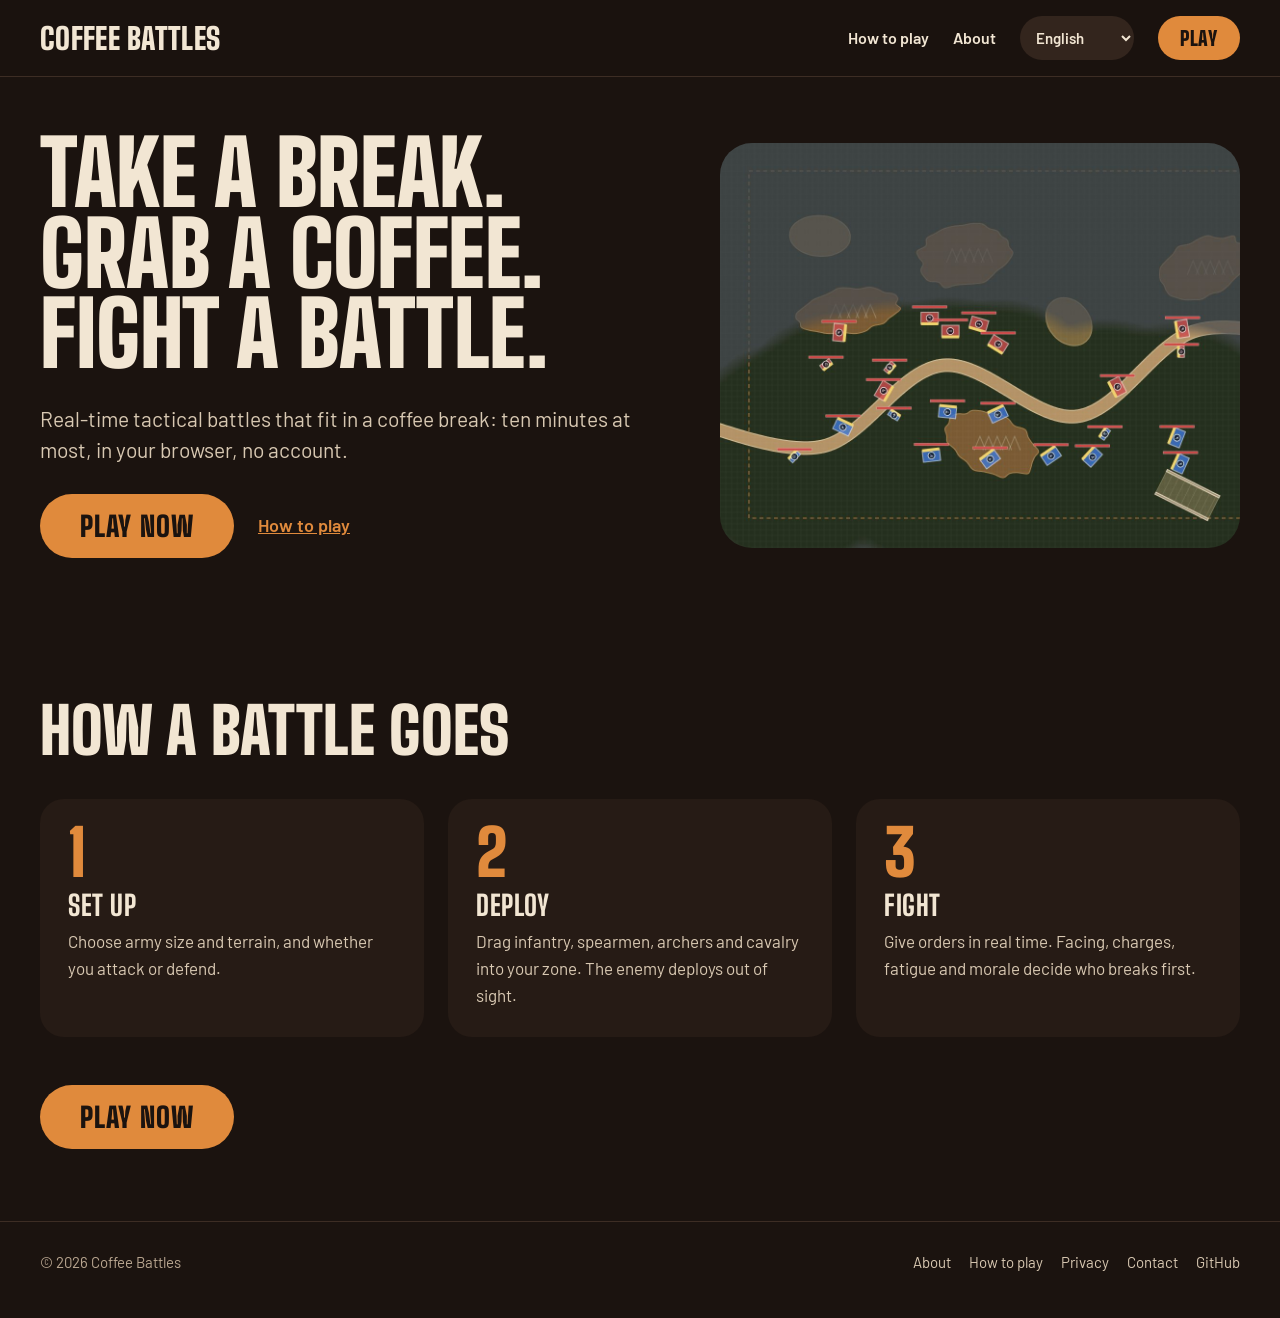
<file: index.html>
<!DOCTYPE html>
<html lang="en">
<head>
<meta charset="UTF-8">
<meta name="viewport" content="width=device-width,initial-scale=1">
<link rel="icon" href="/favicon.svg" type="image/svg+xml">
<meta name="description" content="Real-time tactical battles that fit in a coffee break: ten minutes at most, in your browser, no account.">
<meta name="robots" content="index,follow">
<script async src="https://pagead2.googlesyndication.com/pagead/js/adsbygoogle.js?client=ca-pub-4641310798002017" crossorigin="anonymous"></script>
<title>Coffee Battles — tactical battles for a coffee break</title>
<link rel="stylesheet" href="/site.css">
</head>
<body>
<header class="site-header"><nav class="nav" aria-label="Main navigation"><a class="brand" href="/">Coffee Battles</a><div class="nav-links"><a href="/how-to-play" data-i18n="nav.how">How to play</a><a href="/about" data-i18n="nav.about">About</a><select id="siteLanguageSelect" class="lang-select" aria-label="Language" title="Language"><option value="en">English</option><option value="it">Italiano</option><option value="es">Español</option><option value="fr">Français</option><option value="de">Deutsch</option><option value="ru">Русский</option></select><a class="play" href="/play" data-i18n="nav.play">Play</a></div></nav></header>
<main>
<section class="hero"><div class="shell">
  <div class="hero-copy">
    <h1 data-i18n-html="hero.title">Take a break.<br>Grab a coffee.<br>Fight a battle.</h1>
    <p class="lead" data-i18n="hero.lead">Real-time tactical battles that fit in a coffee break: ten minutes at most, in your browser, no account.</p>
    <div class="cta-row"><a class="btn primary" href="/play" data-i18n="cta.play">Play now</a><a class="text-link" href="/how-to-play" data-i18n="cta.how">How to play</a></div>
  </div>
  <div class="hero-shot"><img src="/assets/battle-hills.jpg" width="1080" height="840" alt="A battle in progress: blue and red regiments meet across a road between hills." data-i18n-alt="hero.alt"></div>
</div></section>
<section class="section"><div class="shell">
  <h2 data-i18n="steps.title">How a battle goes</h2>
  <ol class="steps">
    <li><h3 data-i18n="step1.title">Set up</h3><p data-i18n="step1.body">Choose army size and terrain, and whether you attack or defend.</p></li>
    <li><h3 data-i18n="step2.title">Deploy</h3><p data-i18n="step2.body">Drag infantry, spearmen, archers and cavalry into your zone. The enemy deploys out of sight.</p></li>
    <li><h3 data-i18n="step3.title">Fight</h3><p data-i18n="step3.body">Give orders in real time. Facing, charges, fatigue and morale decide who breaks first.</p></li>
  </ol>
  <div class="cta-row"><a class="btn primary" href="/play" data-i18n="cta.play">Play now</a></div>
</div></section>
</main>
<footer class="footer"><div class="footer-inner"><span>© 2026 Coffee Battles</span><div class="footer-links"><a href="/about" data-i18n="nav.about">About</a><a href="/how-to-play" data-i18n="nav.how">How to play</a><a href="/privacy" data-i18n="nav.privacy">Privacy</a><a href="/contact" data-i18n="nav.contact">Contact</a><a href="https://github.com/erykwest/COFFEE_BATTLES" rel="noopener">GitHub</a></div></div></footer>
<script>window.PAGE_STRINGS={
 "en": {
  "hero.title": "Take a break.<br>Grab a coffee.<br>Fight a battle.",
  "hero.lead": "Real-time tactical battles that fit in a coffee break: ten minutes at most, in your browser, no account.",
  "hero.alt": "A battle in progress: blue and red regiments meet across a road between hills.",
  "steps.title": "How a battle goes",
  "step1.title": "Set up",
  "step1.body": "Choose army size and terrain, and whether you attack or defend.",
  "step2.title": "Deploy",
  "step2.body": "Drag infantry, spearmen, archers and cavalry into your zone. The enemy deploys out of sight.",
  "step3.title": "Fight",
  "step3.body": "Give orders in real time. Facing, charges, fatigue and morale decide who breaks first.",
  "meta.title": "Coffee Battles — tactical battles for a coffee break",
  "meta.description": "Real-time tactical battles that fit in a coffee break: ten minutes at most, in your browser, no account."
 },
 "it": {
  "hero.title": "Fai una pausa.<br>Prendi un caffè.<br>Combatti una battaglia.",
  "hero.lead": "Battaglie tattiche in tempo reale che stanno in una pausa caffè: dieci minuti al massimo, nel browser, senza account.",
  "hero.alt": "Una battaglia in corso: reggimenti blu e rossi si affrontano lungo una strada tra le colline.",
  "steps.title": "Com’è fatta una battaglia",
  "step1.title": "Prepara",
  "step1.body": "Scegli dimensione dell’esercito e terreno, e se attacchi o difendi.",
  "step2.title": "Schiera",
  "step2.body": "Trascina fanteria, lanceri, arcieri e cavalleria nella tua zona. Il nemico si schiera senza farsi vedere.",
  "step3.title": "Combatti",
  "step3.body": "Dai ordini in tempo reale. Orientamento, cariche, fatica e morale decidono chi cede per primo.",
  "meta.title": "Coffee Battles — battaglie tattiche per una pausa caffè",
  "meta.description": "Battaglie tattiche in tempo reale che stanno in una pausa caffè: dieci minuti al massimo, nel browser, senza account."
 },
 "es": {
  "hero.title": "Haz una pausa.<br>Toma un café.<br>Libra una batalla.",
  "hero.lead": "Batallas tácticas en tiempo real que caben en una pausa para el café: diez minutos como máximo, en tu navegador, sin cuenta.",
  "hero.alt": "Una batalla en curso: regimientos azules y rojos se enfrentan junto a un camino entre colinas.",
  "steps.title": "Cómo es una batalla",
  "step1.title": "Prepara",
  "step1.body": "Elige el tamaño del ejército y el terreno, y si atacas o defiendes.",
  "step2.title": "Despliega",
  "step2.body": "Arrastra infantería, lanceros, arqueros y caballería a tu zona. El enemigo se despliega sin ser visto.",
  "step3.title": "Combate",
  "step3.body": "Da órdenes en tiempo real. La orientación, las cargas, el cansancio y la moral deciden quién cede primero.",
  "meta.title": "Coffee Battles — batallas tácticas para una pausa de café",
  "meta.description": "Batallas tácticas en tiempo real que caben en una pausa para el café: diez minutos como máximo, en tu navegador, sin cuenta."
 },
 "fr": {
  "hero.title": "Faites une pause.<br>Prenez un café.<br>Livrez bataille.",
  "hero.lead": "Des batailles tactiques en temps réel qui tiennent dans une pause café : dix minutes au plus, dans votre navigateur, sans compte.",
  "hero.alt": "Une bataille en cours : des régiments bleus et rouges s’affrontent le long d’une route entre des collines.",
  "steps.title": "Le déroulé d’une bataille",
  "step1.title": "Préparez",
  "step1.body": "Choisissez la taille de l’armée et le terrain, et si vous attaquez ou défendez.",
  "step2.title": "Déployez",
  "step2.body": "Placez infanterie, lanciers, archers et cavalerie dans votre zone. L’ennemi se déploie hors de vue.",
  "step3.title": "Combattez",
  "step3.body": "Donnez vos ordres en temps réel. Orientation, charges, fatigue et moral décident qui cède le premier.",
  "meta.title": "Coffee Battles — des batailles tactiques pour la pause café",
  "meta.description": "Des batailles tactiques en temps réel qui tiennent dans une pause café : dix minutes au plus, dans votre navigateur, sans compte."
 },
 "de": {
  "hero.title": "Mach eine Pause.<br>Hol dir einen Kaffee.<br>Kämpfe eine Schlacht.",
  "hero.lead": "Taktische Echtzeitschlachten für die Kaffeepause: höchstens zehn Minuten, im Browser, ohne Konto.",
  "hero.alt": "Eine laufende Schlacht: blaue und rote Regimenter treffen an einer Straße zwischen Hügeln aufeinander.",
  "steps.title": "So läuft eine Schlacht",
  "step1.title": "Vorbereiten",
  "step1.body": "Wähle Armeegröße und Gelände und ob du angreifst oder verteidigst.",
  "step2.title": "Aufstellen",
  "step2.body": "Ziehe Infanterie, Speerträger, Bogenschützen und Kavallerie in deine Zone. Der Gegner stellt sich unbemerkt auf.",
  "step3.title": "Kämpfen",
  "step3.body": "Gib Befehle in Echtzeit. Ausrichtung, Angriffe, Erschöpfung und Moral entscheiden, wer zuerst bricht.",
  "meta.title": "Coffee Battles — taktische Schlachten für die Kaffeepause",
  "meta.description": "Taktische Echtzeitschlachten für die Kaffeepause: höchstens zehn Minuten, im Browser, ohne Konto."
 },
 "ru": {
  "hero.title": "Сделай перерыв.<br>Возьми кофе.<br>Вступи в бой.",
  "hero.lead": "Тактические бои в реальном времени на один кофе-брейк: не дольше десяти минут, прямо в браузере, без регистрации.",
  "hero.alt": "Идёт бой: синие и красные полки сходятся у дороги между холмами.",
  "steps.title": "Как проходит бой",
  "step1.title": "Подготовка",
  "step1.body": "Выберите размер армии, местность и роль: атака или оборона.",
  "step2.title": "Расстановка",
  "step2.body": "Перетащите пехоту, копейщиков, лучников и кавалерию в свою зону. Противник расставляется скрытно.",
  "step3.title": "Бой",
  "step3.body": "Отдавайте приказы в реальном времени. Построение, атаки, усталость и боевой дух решают, кто дрогнет первым.",
  "meta.title": "Coffee Battles — тактические бои на кофе-брейк",
  "meta.description": "Тактические бои в реальном времени на один кофе-брейк: не дольше десяти минут, прямо в браузере, без регистрации."
 }
};</script>
<script src="/site-i18n.js"></script>
</body>
</html>
</file>
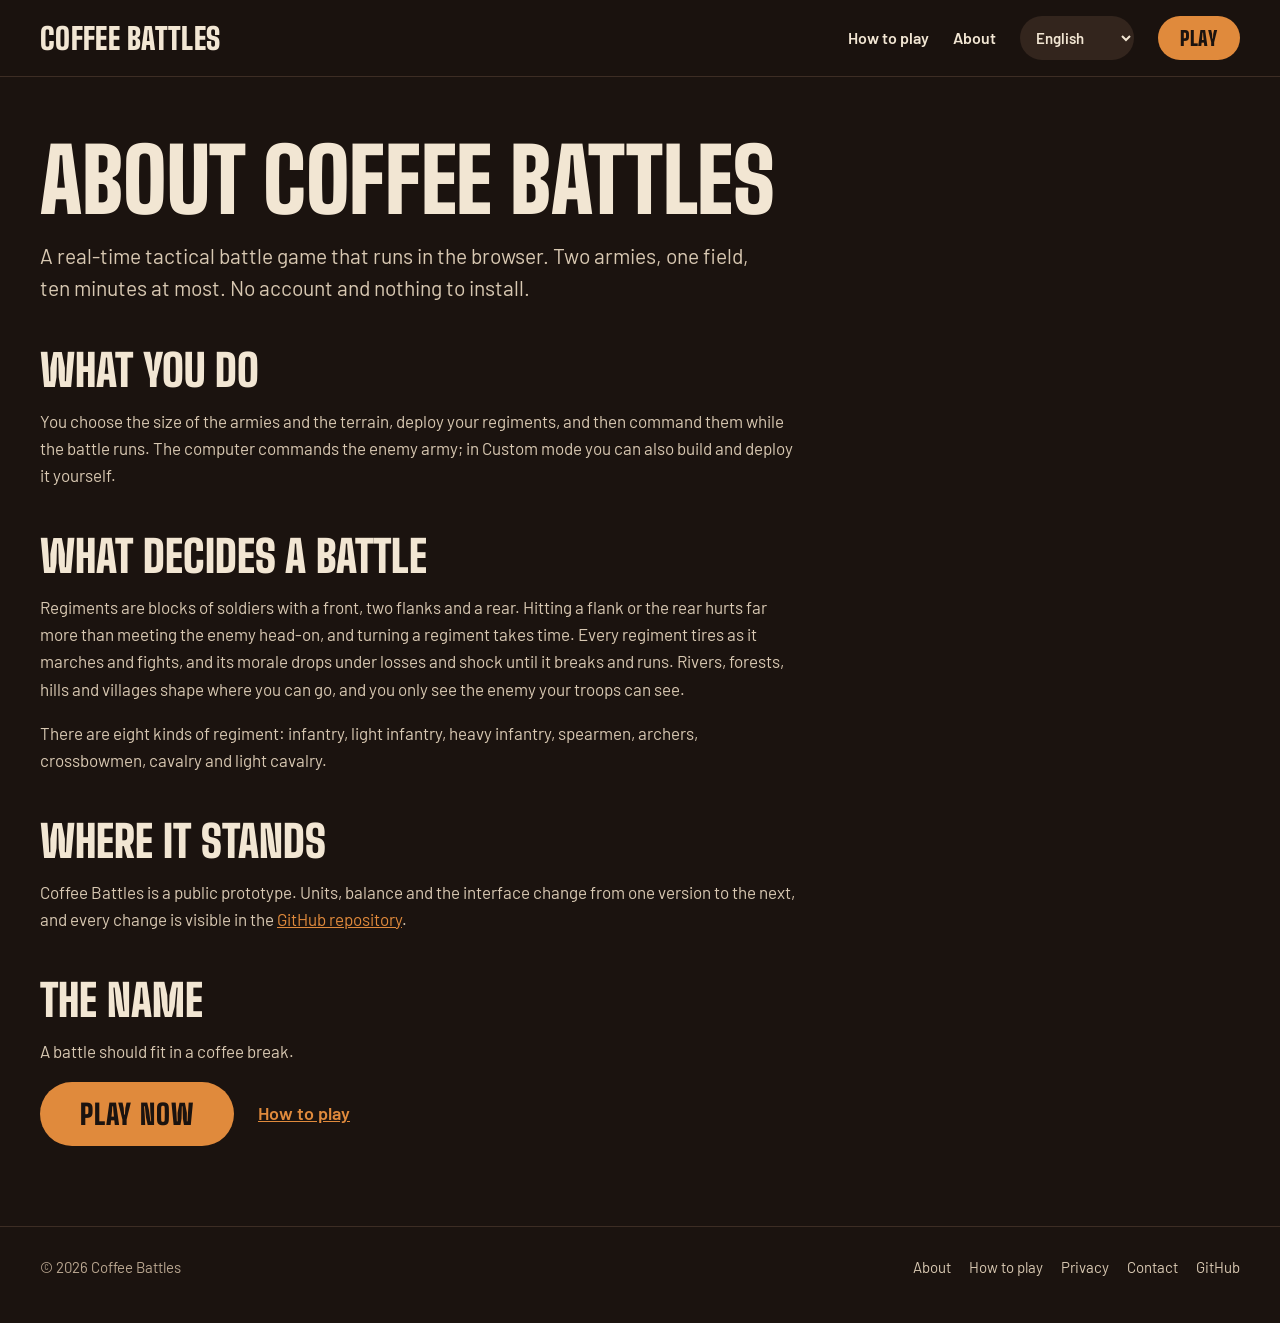
<file: about.html>
<!DOCTYPE html>
<html lang="en">
<head>
<meta charset="UTF-8">
<meta name="viewport" content="width=device-width,initial-scale=1">
<link rel="icon" href="/favicon.svg" type="image/svg+xml">
<meta name="description" content="Coffee Battles is a real-time tactical battle game for the browser, developed in the open on GitHub.">
<meta name="robots" content="index,follow">
<title>About — Coffee Battles</title>
<link rel="stylesheet" href="/site.css">
</head>
<body>
<header class="site-header"><nav class="nav" aria-label="Main navigation"><a class="brand" href="/">Coffee Battles</a><div class="nav-links"><a href="/how-to-play" data-i18n="nav.how">How to play</a><a href="/about" data-i18n="nav.about">About</a><select id="siteLanguageSelect" class="lang-select" aria-label="Language" title="Language"><option value="en">English</option><option value="it">Italiano</option><option value="es">Español</option><option value="fr">Français</option><option value="de">Deutsch</option><option value="ru">Русский</option></select><a class="play" href="/play" data-i18n="nav.play">Play</a></div></nav></header>
<main class="shell"><article class="prose">
<h1 data-i18n-html="a.h1">About Coffee Battles</h1>
<p class="lead" data-i18n-html="a.lead">A real-time tactical battle game that runs in the browser. Two armies, one field, ten minutes at most. No account and nothing to install.</p>
<h2 data-i18n-html="a.h2.do">What you do</h2>
<p data-i18n-html="a.p.do">You choose the size of the armies and the terrain, deploy your regiments, and then command them while the battle runs. The computer commands the enemy army; in Custom mode you can also build and deploy it yourself.</p>
<h2 data-i18n-html="a.h2.decides">What decides a battle</h2>
<p data-i18n-html="a.p.decides">Regiments are blocks of soldiers with a front, two flanks and a rear. Hitting a flank or the rear hurts far more than meeting the enemy head-on, and turning a regiment takes time. Every regiment tires as it marches and fights, and its morale drops under losses and shock until it breaks and runs. Rivers, forests, hills and villages shape where you can go, and you only see the enemy your troops can see.</p>
<p data-i18n-html="a.p.units">There are eight kinds of regiment: infantry, light infantry, heavy infantry, spearmen, archers, crossbowmen, cavalry and light cavalry.</p>
<h2 data-i18n-html="a.h2.status">Where it stands</h2>
<p data-i18n-html="a.p.status">Coffee Battles is a public prototype. Units, balance and the interface change from one version to the next, and every change is visible in the <a href="https://github.com/erykwest/COFFEE_BATTLES" rel="noopener">GitHub repository</a>.</p>
<h2 data-i18n-html="a.h2.name">The name</h2>
<p data-i18n-html="a.p.name">A battle should fit in a coffee break.</p>
<div class="cta-row"><a class="btn primary" href="/play" data-i18n="cta.play">Play now</a><a class="text-link" href="/how-to-play" data-i18n="cta.how">How to play</a></div>
</article></main>
<footer class="footer"><div class="footer-inner"><span>© 2026 Coffee Battles</span><div class="footer-links"><a href="/about" data-i18n="nav.about">About</a><a href="/how-to-play" data-i18n="nav.how">How to play</a><a href="/privacy" data-i18n="nav.privacy">Privacy</a><a href="/contact" data-i18n="nav.contact">Contact</a><a href="https://github.com/erykwest/COFFEE_BATTLES" rel="noopener">GitHub</a></div></div></footer>
<script>window.PAGE_STRINGS={
 "en": {
  "meta.title": "About — Coffee Battles",
  "meta.description": "Coffee Battles is a real-time tactical battle game for the browser, developed in the open on GitHub.",
  "a.h1": "About Coffee Battles",
  "a.lead": "A real-time tactical battle game that runs in the browser. Two armies, one field, ten minutes at most. No account and nothing to install.",
  "a.h2.do": "What you do",
  "a.p.do": "You choose the size of the armies and the terrain, deploy your regiments, and then command them while the battle runs. The computer commands the enemy army; in Custom mode you can also build and deploy it yourself.",
  "a.h2.decides": "What decides a battle",
  "a.p.decides": "Regiments are blocks of soldiers with a front, two flanks and a rear. Hitting a flank or the rear hurts far more than meeting the enemy head-on, and turning a regiment takes time. Every regiment tires as it marches and fights, and its morale drops under losses and shock until it breaks and runs. Rivers, forests, hills and villages shape where you can go, and you only see the enemy your troops can see.",
  "a.p.units": "There are eight kinds of regiment: infantry, light infantry, heavy infantry, spearmen, archers, crossbowmen, cavalry and light cavalry.",
  "a.h2.status": "Where it stands",
  "a.p.status": "Coffee Battles is a public prototype. Units, balance and the interface change from one version to the next, and every change is visible in the <a href=\"https://github.com/erykwest/COFFEE_BATTLES\" rel=\"noopener\">GitHub repository<\/a>.",
  "a.h2.name": "The name",
  "a.p.name": "A battle should fit in a coffee break."
 },
 "it": {
  "meta.title": "Informazioni — Coffee Battles",
  "meta.description": "Coffee Battles è un gioco di battaglie tattiche in tempo reale per il browser, sviluppato apertamente su GitHub.",
  "a.h1": "Cos’è Coffee Battles",
  "a.lead": "Un gioco di battaglie tattiche in tempo reale che gira nel browser. Due eserciti, un campo, dieci minuti al massimo. Nessun account e niente da installare.",
  "a.h2.do": "Cosa fai",
  "a.p.do": "Scegli la dimensione degli eserciti e il terreno, schieri i tuoi reggimenti e poi li comandi mentre la battaglia si svolge. L’esercito nemico è comandato dal computer; in modalità Libero puoi anche costruirlo e schierarlo tu.",
  "a.h2.decides": "Cosa decide una battaglia",
  "a.p.decides": "I reggimenti sono blocchi di soldati con un fronte, due fianchi e un retro. Colpire un fianco o il retro fa molto più male che affrontare il nemico di fronte, e girare un reggimento richiede tempo. Ogni reggimento si stanca marciando e combattendo, e il suo morale cala con le perdite e lo shock finché non cede e fugge. Fiumi, foreste, colline e villaggi decidono dove puoi passare, e vedi solo i nemici che le tue truppe riescono a vedere.",
  "a.p.units": "Ci sono otto tipi di reggimento: fanteria, fanteria leggera, fanteria pesante, lanceri, arcieri, balestrieri, cavalleria e cavalleria leggera.",
  "a.h2.status": "A che punto è",
  "a.p.status": "Coffee Battles è un prototipo pubblico. Unità, bilanciamento e interfaccia cambiano da una versione all’altra, e ogni modifica è visibile nel <a href=\"https://github.com/erykwest/COFFEE_BATTLES\" rel=\"noopener\">repository su GitHub<\/a>.",
  "a.h2.name": "Il nome",
  "a.p.name": "Una battaglia dovrebbe durare quanto una pausa caffè."
 },
 "es": {
  "meta.title": "Acerca de — Coffee Battles",
  "meta.description": "Coffee Battles es un juego de batallas tácticas en tiempo real para el navegador, desarrollado en abierto en GitHub.",
  "a.h1": "Acerca de Coffee Battles",
  "a.lead": "Un juego de batallas tácticas en tiempo real que funciona en el navegador. Dos ejércitos, un campo, diez minutos como máximo. Sin cuenta y sin nada que instalar.",
  "a.h2.do": "Qué haces",
  "a.p.do": "Eliges el tamaño de los ejércitos y el terreno, despliegas tus regimientos y luego los diriges mientras transcurre la batalla. El ordenador dirige el ejército enemigo; en el modo Libre también puedes crearlo y desplegarlo tú.",
  "a.h2.decides": "Qué decide una batalla",
  "a.p.decides": "Los regimientos son bloques de soldados con un frente, dos flancos y una retaguardia. Golpear un flanco o la retaguardia hace mucho más daño que enfrentarse al enemigo de frente, y girar un regimiento lleva tiempo. Cada regimiento se cansa al marchar y combatir, y su moral baja con las bajas y la conmoción hasta que se rompe y huye. Ríos, bosques, colinas y pueblos marcan por dónde puedes pasar, y solo ves a los enemigos que ven tus tropas.",
  "a.p.units": "Hay ocho tipos de regimiento: infantería, infantería ligera, infantería pesada, lanceros, arqueros, ballesteros, caballería y caballería ligera.",
  "a.h2.status": "En qué punto está",
  "a.p.status": "Coffee Battles es un prototipo público. Las unidades, el equilibrio y la interfaz cambian de una versión a otra, y cada cambio se puede ver en el <a href=\"https://github.com/erykwest/COFFEE_BATTLES\" rel=\"noopener\">repositorio de GitHub<\/a>.",
  "a.h2.name": "El nombre",
  "a.p.name": "Una batalla debería caber en una pausa para el café."
 },
 "fr": {
  "meta.title": "À propos — Coffee Battles",
  "meta.description": "Coffee Battles est un jeu de batailles tactiques en temps réel pour le navigateur, développé publiquement sur GitHub.",
  "a.h1": "À propos de Coffee Battles",
  "a.lead": "Un jeu de batailles tactiques en temps réel qui tourne dans le navigateur. Deux armées, un terrain, dix minutes au plus. Pas de compte, rien à installer.",
  "a.h2.do": "Ce que vous faites",
  "a.p.do": "Vous choisissez la taille des armées et le terrain, déployez vos régiments, puis les commandez pendant la bataille. L’ordinateur commande l’armée ennemie ; en mode Libre, vous pouvez aussi la composer et la déployer vous-même.",
  "a.h2.decides": "Ce qui décide d’une bataille",
  "a.p.decides": "Les régiments sont des blocs de soldats avec un front, deux flancs et un arrière. Frapper un flanc ou l’arrière fait bien plus de dégâts qu’un choc de face, et faire pivoter un régiment prend du temps. Chaque régiment se fatigue en marchant et en combattant, et son moral baisse sous les pertes et le choc jusqu’à ce qu’il cède et s’enfuie. Rivières, forêts, collines et villages décident des passages possibles, et vous ne voyez que les ennemis que vos troupes voient.",
  "a.p.units": "Il existe huit types de régiment : infanterie, infanterie légère, infanterie lourde, lanciers, archers, arbalétriers, cavalerie et cavalerie légère.",
  "a.h2.status": "Où en est le projet",
  "a.p.status": "Coffee Battles est un prototype public. Unités, équilibrage et interface changent d’une version à l’autre, et chaque modification est visible dans le <a href=\"https://github.com/erykwest/COFFEE_BATTLES\" rel=\"noopener\">dépôt GitHub<\/a>.",
  "a.h2.name": "Le nom",
  "a.p.name": "Une bataille devrait tenir dans une pause café."
 },
 "de": {
  "meta.title": "Über das Spiel — Coffee Battles",
  "meta.description": "Coffee Battles ist ein taktisches Echtzeit-Schlachtspiel für den Browser, öffentlich entwickelt auf GitHub.",
  "a.h1": "Über Coffee Battles",
  "a.lead": "Ein taktisches Echtzeit-Schlachtspiel, das im Browser läuft. Zwei Armeen, ein Feld, höchstens zehn Minuten. Kein Konto, nichts zu installieren.",
  "a.h2.do": "Was du tust",
  "a.p.do": "Du wählst die Größe der Armeen und das Gelände, stellst deine Regimenter auf und führst sie, während die Schlacht läuft. Der Computer führt die feindliche Armee; im Modus Frei kannst du sie auch selbst zusammenstellen und aufstellen.",
  "a.h2.decides": "Was eine Schlacht entscheidet",
  "a.p.decides": "Regimenter sind Blöcke aus Soldaten mit einer Front, zwei Flanken und einem Rücken. Ein Treffer in Flanke oder Rücken wiegt weit schwerer als ein Zusammenstoß von vorn, und ein Regiment zu drehen braucht Zeit. Jedes Regiment ermüdet beim Marschieren und Kämpfen, und seine Moral sinkt unter Verlusten und Schock, bis es bricht und flieht. Flüsse, Wälder, Hügel und Dörfer bestimmen, wo du durchkommst, und du siehst nur die Gegner, die deine Truppen sehen.",
  "a.p.units": "Es gibt acht Arten von Regimentern: Infanterie, leichte Infanterie, schwere Infanterie, Speerträger, Bogenschützen, Armbrustschützen, Kavallerie und leichte Kavallerie.",
  "a.h2.status": "Wo das Projekt steht",
  "a.p.status": "Coffee Battles ist ein öffentlicher Prototyp. Einheiten, Balance und Oberfläche ändern sich von Version zu Version, und jede Änderung ist im <a href=\"https://github.com/erykwest/COFFEE_BATTLES\" rel=\"noopener\">GitHub-Repository<\/a> nachvollziehbar.",
  "a.h2.name": "Der Name",
  "a.p.name": "Eine Schlacht soll in eine Kaffeepause passen."
 },
 "ru": {
  "meta.title": "О проекте — Coffee Battles",
  "meta.description": "Coffee Battles — тактическая игра о сражениях в реальном времени для браузера, которая разрабатывается открыто на GitHub.",
  "a.h1": "О Coffee Battles",
  "a.lead": "Тактическая игра о сражениях в реальном времени, которая работает в браузере. Две армии, одно поле, не больше десяти минут. Без регистрации и установки.",
  "a.h2.do": "Что вы делаете",
  "a.p.do": "Вы выбираете размер армий и местность, расставляете свои полки и командуете ими прямо по ходу боя. Армией противника командует компьютер; в режиме «Свободно» её можно собрать и расставить самому.",
  "a.h2.decides": "Что решает исход боя",
  "a.p.decides": "Полки — это блоки солдат с фронтом, двумя флангами и тылом. Удар во фланг или в тыл намного опаснее лобового столкновения, а чтобы развернуть полк, нужно время. Каждый полк устаёт на марше и в бою, а его боевой дух падает от потерь и потрясений, пока он не дрогнет и не побежит. Реки, леса, холмы и деревни определяют, где можно пройти, а видите вы только тех врагов, которых видят ваши войска.",
  "a.p.units": "Всего восемь видов полков: пехота, лёгкая пехота, тяжёлая пехота, копейщики, лучники, арбалетчики, кавалерия и лёгкая кавалерия.",
  "a.h2.status": "Состояние проекта",
  "a.p.status": "Coffee Battles — публичный прототип. Отряды, баланс и интерфейс меняются от версии к версии, и каждое изменение видно в <a href=\"https://github.com/erykwest/COFFEE_BATTLES\" rel=\"noopener\">репозитории на GitHub<\/a>.",
  "a.h2.name": "Название",
  "a.p.name": "Бой должен укладываться в перерыв на кофе."
 }
};</script>
<script src="/site-i18n.js"></script>
</body>
</html>
</file>
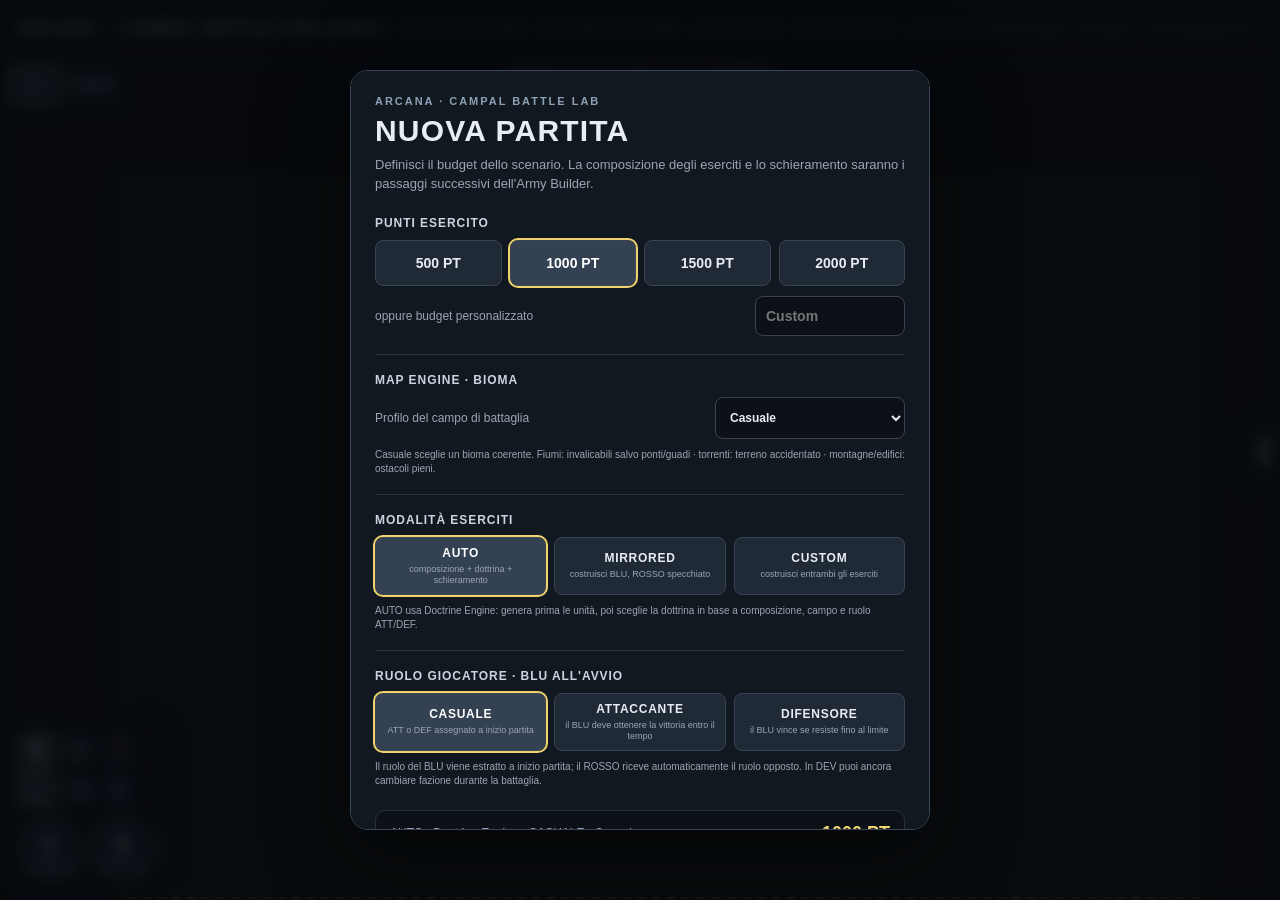
<file: ARCANA_BATTLES.html>
<!DOCTYPE html>
<html lang="it">
<head>
<meta charset="UTF-8" />
<meta name="viewport" content="width=device-width, initial-scale=1.0" />
<title>ARCANA — Campal Battle Lab v0.88.2</title>
<style>
  :root{
    --bg:#11151b;
    --panel:#1a2029;
    --line:#2d3745;
    --text:#e8edf3;
    --muted:#9aa6b2;
    --sidebar-w:min(310px,86vw);
  }
  *{box-sizing:border-box}
  html,body{margin:0;height:100%;background:var(--bg);color:var(--text);font-family:Inter,Segoe UI,Arial,sans-serif}
  body{display:flex;flex-direction:column}
  header{
    height:58px;display:flex;align-items:center;gap:18px;padding:0 18px;
    background:#0d1117;border-bottom:1px solid var(--line);flex:0 0 auto;
  }
  header strong{letter-spacing:.08em}
  header span{font-size:13px;color:var(--muted)}
  #wrap{position:relative;display:block;min-height:0;flex:1;overflow:hidden}
  #stage{position:absolute;inset:0;min-width:0;min-height:0;overflow:auto;background:#0c120e;scrollbar-width:none;-ms-overflow-style:none}
  #stage::-webkit-scrollbar{width:0;height:0;display:none}
  #uiOverlay{
    position:fixed;
    inset:0;
    pointer-events:none;
    z-index:1000;
  }
  #timeControls{
    position:absolute;
    left:50%;
    right:auto;
    top:88px;
    transform:translateX(-50%);
    display:flex;
    gap:8px;
    pointer-events:auto;
    z-index:1002;
  }
  #timeControls button{
    width:48px;height:42px;padding:0;
    border-radius:10px;
    font-size:20px;
    background:#202936;
  }
  #timeControls button.active{
    outline:2px solid #f0d36f;
    background:#344152;
  }

  #victoryBar{
    position:absolute;
    left:50%;
    top:64px;
    transform:translateX(-50%);
    height:18px;
    min-width:190px;
    max-width:520px;
    border:1px solid rgba(255,255,255,.55);
    border-radius:6px;
    overflow:hidden;
    background:#111820;
    box-shadow:0 3px 10px rgba(0,0,0,.42);
    pointer-events:none;
    z-index:1003;
  }
  #victoryBar .victory-half{
    position:absolute;
    top:0;
    bottom:0;
    width:50%;
    overflow:hidden;
  }
  #victoryBar .victory-half.blue{
    left:0;
    background:rgba(63,121,216,.16);
    border-right:1px solid rgba(255,255,255,.22);
  }
  #victoryBar .victory-half.red{
    right:0;
    background:rgba(207,77,77,.16);
  }
  #blueVictoryFill{
    position:absolute;
    top:0;
    bottom:0;
    right:0;
    width:0%;
    background:#3f79d8;
    transition:width .18s linear;
  }
  #redVictoryFill{
    position:absolute;
    top:0;
    bottom:0;
    left:0;
    width:0%;
    background:#cf4d4d;
    transition:width .18s linear;
  }
  #victoryCenter{
    position:absolute;
    left:50%;
    top:0;
    bottom:0;
    width:2px;
    transform:translateX(-1px);
    background:rgba(255,255,255,.95);
    z-index:3;
  }
  #victoryBlueLabel,#victoryRedLabel{
    position:absolute;
    top:0;
    bottom:0;
    display:flex;
    align-items:center;
    font-size:9px;
    font-weight:900;
    letter-spacing:.04em;
    color:#fff;
    text-shadow:0 1px 3px #000;
    z-index:4;
    white-space:nowrap;
  }
  #victoryBlueLabel{left:5px}
  #victoryRedLabel{right:5px}
  #victoryBar.blue-collapse{outline:2px solid #6aa4ff}
  #victoryBar.red-collapse{outline:2px solid #ff6e6e}
  body.deployment-active #victoryBar{opacity:.28}
  canvas{width:100%;height:100%;display:block;background:#0c120e;cursor:crosshair;touch-action:none}
  aside{
    position:absolute;top:0;right:0;bottom:0;width:var(--sidebar-w);
    background:var(--panel);border-left:1px solid var(--line);
    padding:14px;overflow:auto;-webkit-overflow-scrolling:touch;
    transform:translateX(100%);transition:transform .2s ease;z-index:1200;
    box-shadow:none;
  }
  body.sidebar-open aside{
    transform:translateX(0);
    box-shadow:-10px 0 28px rgba(0,0,0,.35);
  }
  #sidebarRail{
    position:absolute;right:0;top:50%;transform:translateY(-50%);
    width:34px;height:74px;padding:0;border-radius:12px 0 0 12px;
    border-right:0;background:rgba(26,32,41,.96);font-size:24px;
    pointer-events:auto;z-index:1301;transition:right .2s ease;touch-action:manipulation;
    box-shadow:-4px 3px 14px rgba(0,0,0,.35);
  }
  body.sidebar-open #sidebarRail{right:var(--sidebar-w)}
  #sideControls{
    display:flex;position:absolute;left:10px;top:66px;gap:6px;
    pointer-events:auto;z-index:1002;
  }
  #sideControls button{width:52px;height:38px;padding:0;font-size:11px;touch-action:manipulation}
  #sideControls button.active{outline:2px solid #f0d36f;background:#344152}

  .card{
    background:#12171e;border:1px solid var(--line);border-radius:10px;
    padding:12px;margin-bottom:12px
  }
  h3{margin:0 0 10px;font-size:14px}
  .row{display:flex;justify-content:space-between;gap:12px;font-size:13px;margin:6px 0}
  .muted{color:var(--muted)}
  button{
    width:100%;border:1px solid #394555;background:#202936;color:var(--text);
    padding:9px 10px;border-radius:8px;cursor:pointer;font-weight:600
  }
  button:hover{background:#293443}
  #log{
    font:12px/1.45 ui-monospace,SFMono-Regular,Consolas,monospace;
    max-height:260px;overflow:auto;white-space:pre-wrap;color:#cbd5df
  }
  .legend{font-size:12px;color:var(--muted);line-height:1.5}
  .pill{display:inline-block;padding:2px 6px;border:1px solid #3a4656;border-radius:999px;margin-right:4px}

  #commandPanel{
    position:absolute;
    left:10px;
    bottom:10px;
    width:154px;
    height:174px;
    background:rgba(13,17,23,.94);
    border:1px solid #394555;
    border-radius:14px;
    box-shadow:0 7px 24px rgba(0,0,0,.48);
    pointer-events:auto;
    z-index:1001;
    user-select:none;
  }

  #chargeBtn{
    position:absolute;left:8px;bottom:8px;width:64px;height:64px;border-radius:50%;
    border:2px solid rgba(255,255,255,.7);background:#26313f;color:#fff;
    font-size:26px;font-weight:800;z-index:1001;box-shadow:0 4px 14px rgba(0,0,0,.35);
    pointer-events:auto;
  }
  #retreatBtn{
    position:absolute;left:80px;bottom:8px;width:64px;height:64px;border-radius:50%;
    border:2px solid rgba(255,255,255,.7);background:#26313f;color:#fff;
    font-size:24px;font-weight:800;z-index:1001;box-shadow:0 4px 14px rgba(0,0,0,.35);
    pointer-events:auto;
  }
  #retreatBtn.active{background:#7d3d2d;transform:scale(1.05)}
  #retreatBtn small{display:block;font-size:8px;font-weight:600;letter-spacing:.06em}
  #chargeBtn.active{background:#a34a1c;transform:scale(1.05)}
  #chargeBtn small{display:block;font-size:9px;font-weight:600;letter-spacing:.08em}

  #commandPanel.archer-selected{width:226px}
  #fireBtn{
    display:none;
    position:absolute;left:152px;bottom:8px;width:64px;height:64px;border-radius:50%;
    border:2px solid rgba(255,255,255,.7);background:#26313f;color:#fff;
    font-size:23px;font-weight:800;z-index:1001;box-shadow:0 4px 14px rgba(0,0,0,.35);
    pointer-events:auto;
  }
  #commandPanel.archer-selected #fireBtn{display:block}
  #fireBtn.active{background:#3d6838;transform:scale(1.05)}
  #fireBtn small{display:block;font-size:7px;font-weight:600;letter-spacing:.04em;line-height:1.05}
  #fireBtn:disabled{opacity:.38;cursor:not-allowed}
  #formationControls{
    position:absolute;
    left:8px;
    bottom:82px;
    display:flex;
    gap:5px;
    pointer-events:auto;
    z-index:1002;
  }
  #stanceControls{
    position:absolute;
    left:8px;
    bottom:122px;
    display:flex;
    gap:5px;
    pointer-events:auto;
    z-index:1002;
  }
  #formationControls button,
  #stanceControls button{
    width:36px;
    height:34px;
    padding:0;
    border-radius:7px;
    font-size:20px;
    line-height:1;
    background:#202936;
  }
  #formationControls button.active,
  #stanceControls button.active{
    outline:2px solid #f0d36f;
    background:#344152;
  }

  /* ============================================================
     SOURCE PAUSE — SPACE
     ============================================================ */
  #sourcePauseOverlay{
    position:fixed;inset:0;z-index:6000;display:none;flex-direction:column;
    gap:10px;padding:12px;background:#080b0f;color:#dfe7ef;
  }
  #sourcePauseOverlay.open{display:flex}
  .source-pause-toolbar{
    display:flex;align-items:center;gap:9px;flex:0 0 auto;
    min-height:42px;padding:7px 9px;border:1px solid #334052;border-radius:10px;
    background:#111820;box-shadow:0 8px 28px rgba(0,0,0,.42);
  }
  .source-pause-title{font:800 12px/1.2 Inter,Segoe UI,Arial,sans-serif;letter-spacing:.10em}
  .source-pause-hint{font-size:10px;color:#8ea1b5;margin-right:auto}
  #sourcePauseOverlay button{width:auto;min-width:112px;height:34px;padding:0 12px;font-size:10px}
  #sourcePauseCopyBtn{background:#354b69;border-color:#587294}
  #sourcePauseCloseBtn{background:#2a313c}
  #sourcePauseText{
    flex:1 1 auto;width:100%;min-height:0;resize:none;outline:none;
    border:1px solid #334052;border-radius:10px;background:#05070a;color:#d7e0ea;
    padding:14px;overflow:auto;white-space:pre;tab-size:2;
    font:12px/1.48 ui-monospace,SFMono-Regular,Consolas,"Liberation Mono",monospace;
  }
  @media (max-width:700px){
    #sourcePauseOverlay{padding:7px;gap:7px}
    .source-pause-toolbar{flex-wrap:wrap}
    .source-pause-hint{width:100%;order:3}
    #sourcePauseOverlay button{min-width:0;flex:1}
    #sourcePauseText{font-size:10px;padding:9px}
  }

  /* ============================================================
     NEW BATTLE — SPLASH / STEP 1
     ============================================================ */
  #battleSetupOverlay{
    position:fixed;inset:0;z-index:4000;
    display:flex;align-items:center;justify-content:center;
    padding:22px;background:rgba(5,8,12,.86);backdrop-filter:blur(7px);
    opacity:0;visibility:hidden;pointer-events:none;
    transition:opacity .16s ease,visibility .16s ease;
  }
  #battleSetupOverlay.open{opacity:1;visibility:visible;pointer-events:auto}
  .setup-panel{
    width:min(580px,100%);max-height:min(760px,calc(100vh - 30px));overflow:auto;
    background:#111820;border:1px solid #3a4656;border-radius:18px;
    box-shadow:0 24px 80px rgba(0,0,0,.58);padding:24px;
  }
  .setup-kicker{font-size:11px;letter-spacing:.18em;color:#8ea1b5;font-weight:800;margin-bottom:8px}
  .setup-panel h1{font-size:30px;line-height:1.05;margin:0 0 8px;letter-spacing:.04em}
  .setup-lead{color:var(--muted);font-size:13px;line-height:1.5;margin-bottom:22px}
  .setup-section{border-top:1px solid #293443;padding-top:18px;margin-top:18px}
  .setup-label{display:block;font-size:12px;font-weight:800;letter-spacing:.08em;margin-bottom:10px;color:#cbd5df}
  .point-presets{display:grid;grid-template-columns:repeat(4,1fr);gap:8px}
  .point-presets button{height:46px;padding:0;font-size:14px}
  .point-presets button.active{outline:2px solid #f0d36f;background:#344152;color:#fff}
  .setup-modes{display:grid;grid-template-columns:repeat(3,1fr);gap:8px}
  .setup-modes button{height:58px;padding:6px 8px;font-size:12px;letter-spacing:.06em}
  .setup-modes button small{display:block;margin-top:4px;font-size:9px;font-weight:500;letter-spacing:0;color:var(--muted);line-height:1.15}
  .setup-modes button.active{outline:2px solid #f0d36f;background:#344152;color:#fff}
  .setup-mode-note{margin-top:9px;font-size:10px;line-height:1.4;color:var(--muted)}
  .setup-select{display:grid;grid-template-columns:1fr 190px;gap:10px;align-items:center}
  .setup-select label{font-size:12px;color:var(--muted)}
  .setup-select select{width:100%;height:42px;border-radius:8px;border:1px solid #394555;background:#0d1117;color:var(--text);font:700 12px Inter,Segoe UI,Arial,sans-serif;padding:0 10px;outline:none}
  .setup-select select:focus{border-color:#6f8198;box-shadow:0 0 0 2px rgba(111,129,152,.18)}
  .setup-map-note{margin-top:9px;font-size:10px;line-height:1.4;color:var(--muted)}
  .custom-points{display:grid;grid-template-columns:1fr 150px;gap:10px;align-items:center;margin-top:10px}
  .custom-points label{font-size:12px;color:var(--muted)}
  .custom-points input{
    width:100%;height:40px;border-radius:8px;border:1px solid #394555;
    background:#0d1117;color:var(--text);font:700 14px Inter,Segoe UI,Arial,sans-serif;
    padding:0 10px;outline:none;
  }
  .custom-points input:focus{border-color:#6f8198;box-shadow:0 0 0 2px rgba(111,129,152,.18)}
  .setup-toggle{
    display:flex;align-items:center;justify-content:space-between;gap:18px;
    padding:13px 0;border-bottom:1px solid #222c38;
  }
  .setup-toggle:last-child{border-bottom:0}
  .toggle-copy b{display:block;font-size:13px;margin-bottom:3px}
  .toggle-copy span{display:block;font-size:11px;line-height:1.35;color:var(--muted)}
  .switch{position:relative;display:inline-block;width:50px;height:28px;flex:0 0 auto}
  .switch input{opacity:0;width:0;height:0}
  .switch-track{position:absolute;inset:0;border-radius:999px;background:#27313d;border:1px solid #3b4858;transition:.15s;cursor:pointer}
  .switch-track:before{content:"";position:absolute;width:20px;height:20px;left:3px;top:3px;border-radius:50%;background:#aeb8c3;transition:.15s}
  .switch input:checked + .switch-track{background:#345d38;border-color:#56815b}
  .switch input:checked + .switch-track:before{transform:translateX(22px);background:#edf6ee}
  .setup-summary{
    display:flex;align-items:center;justify-content:space-between;gap:16px;
    margin-top:22px;padding:12px 14px;border-radius:10px;background:#0c1117;border:1px solid #26313f;
    font-size:12px;color:var(--muted)
  }
  .setup-summary strong{font-size:18px;color:#f0d36f;white-space:nowrap}
  #createBattleBtn{
    margin-top:12px;height:52px;font-size:14px;letter-spacing:.08em;
    background:#354b69;border-color:#587294;
  }
  #createBattleBtn:hover{background:#405b80}
  .setup-footnote{margin-top:10px;font-size:10px;color:#718092;text-align:center;line-height:1.4}
  #newBattleBtn{margin-bottom:8px}


  /* ============================================================
     BATTLE END — RESULT + DAMAGE LOG
     ============================================================ */
  #battleEndOverlay{
    position:fixed;inset:0;z-index:4500;
    display:flex;align-items:center;justify-content:center;
    padding:22px;background:rgba(5,8,12,.86);backdrop-filter:blur(7px);
    opacity:0;visibility:hidden;pointer-events:none;
    transition:opacity .16s ease,visibility .16s ease;
  }
  #battleEndOverlay.open{opacity:1;visibility:visible;pointer-events:auto}
  .battle-end-panel{
    width:min(760px,100%);max-height:calc(100vh - 30px);overflow:auto;
    background:#111820;border:1px solid #3a4656;border-radius:18px;
    box-shadow:0 24px 80px rgba(0,0,0,.62);padding:24px;
  }
  .battle-end-kicker{font-size:11px;letter-spacing:.18em;color:#8ea1b5;font-weight:800;margin-bottom:7px}
  #battleEndTitle{font-size:38px;line-height:1;margin:0 0 8px;letter-spacing:.05em}
  #battleEndTitle.victory{color:#82d98c}
  #battleEndTitle.defeat{color:#ef7b72}
  #battleEndTitle.draw{color:#f0d36f}
  #battleEndLead{font-size:12px;color:var(--muted);margin-bottom:18px}
  .battle-damage-grid{display:grid;grid-template-columns:1fr 1fr;gap:12px}
  .battle-damage-side{background:#0c1117;border:1px solid #26313f;border-radius:11px;padding:10px}
  .battle-damage-side h3{margin:0 0 8px;font-size:12px;letter-spacing:.08em}
  .battle-damage-table{width:100%;border-collapse:collapse;font-size:11px}
  .battle-damage-table th,.battle-damage-table td{padding:6px 5px;border-bottom:1px solid #202a35;text-align:right}
  .battle-damage-table th:first-child,.battle-damage-table td:first-child{text-align:left}
  .battle-damage-table th{font-size:9px;letter-spacing:.06em;color:#8ea1b5}
  .battle-damage-table tfoot th{border-top:1px solid #425166;border-bottom:0;color:#e8edf3;font-size:10px;padding-top:8px}
  .battle-unit-state{display:block;font-size:8px;color:#7f8b98;margin-top:2px}
  .battle-end-actions{display:flex;gap:8px;margin-top:14px}
  .battle-end-actions button{height:44px}
  #battleEndNewBattleBtn{background:#354b69;border-color:#587294}
  @media (max-width:700px){
    #battleEndOverlay{padding:9px}
    .battle-end-panel{padding:16px}
    #battleEndTitle{font-size:30px}
    .battle-damage-grid{grid-template-columns:1fr}
  }



  /* ============================================================
     DEPLOYMENT BUILDER — STEP 2
     ============================================================ */
  #deploymentUI{
    position:fixed;left:50%;bottom:12px;transform:translateX(-50%);
    z-index:2200;width:min(900px,calc(100vw - 28px));
    display:none;pointer-events:auto;
    background:rgba(13,17,23,.96);border:1px solid #3a4656;border-radius:14px;
    box-shadow:0 10px 34px rgba(0,0,0,.5);padding:10px;
  }
  body.deployment-active #deploymentUI{display:block}
  body.deployment-active #commandPanel{display:none}
  body.deployment-active #timeControls{opacity:.35;pointer-events:none}
  #deploymentTop{display:flex;align-items:center;gap:10px;margin-bottom:9px;flex-wrap:wrap}
  .deploy-title{font-size:11px;font-weight:900;letter-spacing:.12em;color:#d8e0e8;margin-right:auto}
  .deploy-budget{font:800 13px ui-monospace,SFMono-Regular,Consolas,monospace;padding:7px 10px;border-radius:8px;background:#0b1016;border:1px solid #2c3948}
  .deploy-budget b{color:#f0d36f}
  .deploy-side-toggle{display:flex;gap:4px}
  .deploy-side-toggle button{width:74px;height:34px;padding:0;font-size:11px}
  .deploy-side-toggle button.active{outline:2px solid #f0d36f;background:#344152}
  #deploymentCards{display:flex;gap:8px;overflow-x:auto;padding:2px 2px 5px;touch-action:none}
  .unit-card{
    flex:0 0 138px;height:82px;display:grid;grid-template-columns:52px 1fr;gap:8px;align-items:center;
    border:1px solid #394555;background:#18202a;color:#edf1f5;border-radius:10px;padding:7px;
    cursor:grab;user-select:none;touch-action:none;text-align:left;
  }
  .unit-card:active{cursor:grabbing}
  .unit-card.disabled{opacity:.35;cursor:not-allowed}
  .unit-card-preview{position:relative;width:48px;height:48px;border-radius:7px;background:#0e141b;border:1px solid #314052;overflow:hidden}
  .unit-card-preview .reg{position:absolute;left:9px;top:14px;width:30px;height:20px;border:1px solid rgba(255,255,255,.65);background:rgba(63,121,216,.48)}
  .unit-card-preview .reg:before{content:"";position:absolute;left:-1px;right:-1px;top:-2px;border-top:3px solid #eef4fb}
  .unit-card[data-unit-type="cavalry"] .reg{left:14px;top:17px;width:24px;height:14px}
  .unit-card[data-unit-type="archer"] .reg:after{content:"→";position:absolute;right:-14px;top:-8px;font-size:12px;color:#f0d36f}
  .unit-card-copy strong{display:block;font-size:12px;line-height:1.1;margin-bottom:6px}
  .unit-card-copy span{display:block;font-size:10px;color:#9aa6b2}
  .unit-card-copy .cost{font-weight:900;color:#f0d36f;font-size:11px;margin-top:4px}
  #deploymentActions{display:flex;gap:7px;margin-top:7px}
  #deploymentActions button{height:36px;padding:0 12px;width:auto;font-size:11px}
  #removeDeployUnitBtn{background:#40252a;border-color:#6d3943}
  #startBattleFromDeployBtn{margin-left:auto;background:#345d38;border-color:#56815b;font-size:12px;min-width:160px}
  #deployHint{font-size:10px;color:#8290a0;margin-top:6px;line-height:1.35}
  body.deployment-active canvas{touch-action:none}

  @media (max-width:700px){
    #deploymentUI{bottom:7px;width:calc(100vw - 14px);padding:8px}
    .deploy-title{width:100%;margin-right:0}
    .unit-card{flex-basis:128px;height:76px}
    #deploymentActions{flex-wrap:wrap}
    #startBattleFromDeployBtn{margin-left:0;flex:1 1 100%}
  }

  @media (max-width: 700px){
    header{height:48px;padding:0 10px}
    header strong{font-size:12px}
    header span{display:none}
    #sideControls{top:56px}
    #victoryBar{top:56px;height:16px;min-width:180px}
    #timeControls{top:78px;left:50%;right:auto;transform:translateX(-50%);gap:5px}
    #timeControls button{width:40px;height:38px;font-size:17px}
    #commandPanel{left:8px;bottom:8px}
    #sidebarRail{height:66px;width:32px}
    .card{padding:10px}
    .legend{font-size:11px}
    #battleSetupOverlay{padding:10px}
    .setup-panel{padding:18px;border-radius:14px}
    .setup-panel h1{font-size:24px}
    .point-presets{grid-template-columns:repeat(2,1fr)}
    .custom-points{grid-template-columns:1fr 120px}
    .setup-select{grid-template-columns:1fr}
  }
</style>
</head>
<body>
<header>
  <strong>ARCANA — CAMPAL BATTLE LAB v0.88.2</strong>
  <span>REFRACTOR CORE · Army Deployment Builder · Campo 90×60U + bordocampo 10U · schieramento sui lati lunghi · front-pivot · multi-engagement</span>
</header>

<div id="sourcePauseOverlay" role="dialog" aria-modal="true" aria-hidden="true" aria-label="Codice HTML della battaglia">
  <div class="source-pause-toolbar">
    <div class="source-pause-title">ARCANA · SOURCE PAUSE</div>
    <div class="source-pause-hint">SPACE chiude il codice e ripristina la velocità precedente.</div>
    <button id="sourcePauseCopyBtn" type="button">COPIA TUTTO</button>
    <button id="sourcePauseCloseBtn" type="button">CHIUDI · SPACE</button>
  </div>
  <textarea id="sourcePauseText" readonly spellcheck="false" aria-label="Sorgente HTML"></textarea>
</div>

<div id="battleSetupOverlay" role="dialog" aria-modal="true" aria-labelledby="battleSetupTitle">
  <div class="setup-panel">
    <div class="setup-kicker">ARCANA · CAMPAL BATTLE LAB</div>
    <h1 id="battleSetupTitle">NUOVA PARTITA</h1>
    <div class="setup-lead">Definisci il budget dello scenario. La composizione degli eserciti e lo schieramento saranno i passaggi successivi dell'Army Builder.</div>

    <div class="setup-section" style="margin-top:0;border-top:0;padding-top:0">
      <span class="setup-label">PUNTI ESERCITO</span>
      <div class="point-presets" id="pointPresets">
        <button type="button" data-points="500">500 PT</button>
        <button type="button" data-points="1000" class="active">1000 PT</button>
        <button type="button" data-points="1500">1500 PT</button>
        <button type="button" data-points="2000">2000 PT</button>
      </div>
      <div class="custom-points">
        <label for="customPointsInput">oppure budget personalizzato</label>
        <input id="customPointsInput" type="number" inputmode="numeric" min="100" max="10000" step="50" placeholder="Custom" />
      </div>
    </div>

    <div class="setup-section">
      <span class="setup-label">MAP ENGINE · BIOMA</span>
      <div class="setup-select">
        <label for="mapBiomeSelect">Profilo del campo di battaglia</label>
        <select id="mapBiomeSelect">
          <option value="random" selected>Casuale</option>
          <option value="plains">Pianura</option>
          <option value="hills">Colline</option>
          <option value="valley">Vallata</option>
          <option value="river">Fiume</option>
          <option value="forest">Foresta</option>
          <option value="mountains">Montagne</option>
          <option value="village">Villaggio</option>
        </select>
      </div>
      <div class="setup-map-note">Casuale sceglie un bioma coerente. Fiumi: invalicabili salvo ponti/guadi · torrenti: terreno accidentato · montagne/edifici: ostacoli pieni.</div>
    </div>

    <div class="setup-section">
      <span class="setup-label">MODALITÀ ESERCITI</span>
      <div class="setup-modes" id="setupModes">
        <button type="button" data-mode="auto" class="active">AUTO<small>composizione + dottrina + schieramento</small></button>
        <button type="button" data-mode="mirrored">MIRRORED<small>costruisci BLU, ROSSO specchiato</small></button>
        <button type="button" data-mode="custom">CUSTOM<small>costruisci entrambi gli eserciti</small></button>
      </div>
      <div class="setup-mode-note" id="setupModeNote">AUTO usa Doctrine Engine: genera prima le unità, poi sceglie la dottrina in base a composizione, campo e ruolo ATT/DEF.</div>
    </div>

    <div class="setup-section">
      <span class="setup-label">RUOLO GIOCATORE · BLU ALL'AVVIO</span>
      <div class="setup-modes" id="setupRoles">
        <button type="button" data-role="random" class="active">CASUALE<small>ATT o DEF assegnato a inizio partita</small></button>
        <button type="button" data-role="attack">ATTACCANTE<small>il BLU deve ottenere la vittoria entro il tempo</small></button>
        <button type="button" data-role="defend">DIFENSORE<small>il BLU vince se resiste fino al limite</small></button>
      </div>
      <div class="setup-mode-note" id="setupRoleNote">In DEV puoi ancora cambiare fazione durante la battaglia; il ruolo ATT/DEF resta legato al colore assegnato all'avvio.</div>
    </div>

    <div class="setup-summary">
      <span id="setupModeSummary">AUTO · Doctrine Engine</span>
      <strong id="setupPointsSummary">1000 PT</strong>
    </div>
    <button id="createBattleBtn" type="button">VAI ALLO SCHIERAMENTO</button>
    <div class="setup-footnote">v0.88 · Step 1/3 — Map Engine biomi + Doctrine Engine + Army AI + limite battaglia 600s.</div>
  </div>
</div>


<div id="battleEndOverlay" role="dialog" aria-modal="true" aria-labelledby="battleEndTitle">
  <div class="battle-end-panel">
    <div class="battle-end-kicker">ARCANA · ESITO BATTAGLIA</div>
    <h1 id="battleEndTitle">VITTORIA!</h1>
    <div id="battleEndLead">La battaglia è terminata.</div>
    <div id="battleEndLog" class="battle-damage-grid"></div>
    <div class="battle-end-actions">
      <button id="battleEndCloseBtn" type="button">CHIUDI LOG</button>
      <button id="battleEndNewBattleBtn" type="button">NUOVA PARTITA</button>
    </div>
  </div>
</div>


<div id="deploymentUI" aria-label="Army Deployment Builder">
  <div id="deploymentTop">
    <div class="deploy-title">STEP 2/3 · SCHIERAMENTO</div>
    <div class="deploy-side-toggle">
      <button id="deployBlueBtn" type="button">BLU</button>
      <button id="deployRedBtn" type="button">ROSSO</button>
    </div>
    <div class="deploy-budget">Spesi <b id="deploySpent">0</b> / <span id="deployBudget">1000</span> PT</div>
  </div>
  <div id="deploymentCards">
    <button class="unit-card" type="button" data-unit-type="infantry" data-cost="100">
      <span class="unit-card-preview"><span class="reg"></span></span>
      <span class="unit-card-copy"><strong>Fanteria</strong><span>C2 · AR1 · V100</span><span class="cost">100 PT</span></span>
    </button>
    <button class="unit-card" type="button" data-unit-type="archer" data-cost="110">
      <span class="unit-card-preview"><span class="reg"></span></span>
      <span class="unit-card-copy"><strong>Arcieri</strong><span>C1 · Mira2 · AR0 · V100</span><span class="cost">110 PT</span></span>
    </button>
    <button class="unit-card" type="button" data-unit-type="cavalry" data-cost="180">
      <span class="unit-card-preview"><span class="reg"></span></span>
      <span class="unit-card-copy"><strong>Cavalleria</strong><span>C3 · AR2 · V30</span><span class="cost">180 PT</span></span>
    </button>
  </div>
  <div id="deploymentActions">
    <button id="removeDeployUnitBtn" type="button">🗑 RIMUOVI SELEZIONATA</button>
    <button id="rotateDeployLeftBtn" type="button">↶ 15°</button>
    <button id="rotateDeployRightBtn" type="button">↷ 15°</button>
    <button id="startBattleFromDeployBtn" type="button">INIZIA BATTAGLIA</button>
  </div>
  <div id="deployHint">Trascina un reggimento sul campo e rilascialo nella zona del tuo schieramento. Le unità già piazzate possono essere trascinate. Mirror Army replica la composizione; Mirror Deployment (ON di default) replica anche posizione e orientamento rispetto alla mezzeria del campo.</div>
</div>


<div id="wrap">
  <div id="stage"><canvas id="c"></canvas></div>
<div id="uiOverlay">
  <button id="sidebarRail" title="Apri pannello laterale" aria-label="Apri pannello laterale">❮</button>
  <div id="sideControls">
    <button id="sideBlueBtn" title="Controlla schieramento BLU">BLU</button>
    <button id="sideRedBtn" title="Controlla schieramento ROSSO">ROSSO</button>
  </div>
  <div id="commandPanel">
    <div id="stanceControls">
      <button id="stanceHoldBtn" title="Hold the line">🛡️</button>
      <button id="stanceAggressiveBtn" title="Aggressivo: attacca entro 10U">⚔️</button>
      <button id="stanceElusiveBtn" title="Elusivo: fugge a M3 entro 9U">🏃</button>
    </div>
    <div id="formationControls">
      <button id="formationBaseBtn" title="Base: fronte 3U × profondità 2U">▯</button>
      <button id="formationColumnBtn" title="Colonna: fronte 2U × profondità 3U">▭</button>
      <button id="formationLineBtn" title="Linea: fronte 6U × profondità 1U">⫿</button>
    </div>
    <button id="chargeBtn" title="Carica: M1 ↔ M3">C<small>CARICA</small></button>
    <button id="retreatBtn" title="Ritirata: allontanati dal nemico fino ad almeno 11U">R<small>RITIRATA</small></button>
    <button id="fireBtn" title="Fuoco a volontà: automatico entro 15U, indipendente dalla stance">🎯<small>FUOCO<br>A VOLONTÀ</small></button>
  </div>
  <div id="victoryBar" title="Morale strategico: ogni lato arriva al 100% quando metà dei punti dell'esercito avversario è stata eliminata o è fuggita dal campo.">
    <div class="victory-half blue"><div id="blueVictoryFill"></div></div>
    <div class="victory-half red"><div id="redVictoryFill"></div></div>
    <div id="victoryCenter"></div>
    <span id="victoryBlueLabel">BLU 0%</span>
    <span id="victoryRedLabel">0% ROSSO</span>
  </div>
  <div id="timeControls">
    <button id="pauseBtn" title="Pausa">⏸</button>
    <button id="speed1Btn" title="Tempo 1×">▶️</button>
    <button id="speed2Btn" title="Tempo 2×">⏩</button>
    <button id="speed3Btn" title="Tempo 3×">⏭️</button>
  </div>
</div>
  <aside>
    <div class="card">
      <h3>Controlli</h3>
      <div class="legend">
        <span class="pill">← / →</span> cambia schieramento BLU / ROSSO<br>
        <span class="pill">Click sx unità amica</span> selezione singola<br>
        <span class="pill">Ctrl + click sx</span> aggiungi/rimuovi dalla selezione<br>
        <span class="pill">Click sx terreno</span> deselect completo<br>
        <span class="pill">Drag dx</span> box selection RTS<br>
        <span class="pill">Click dx unità nemica</span> lock-on immediato<br>
        <span class="pill">Click dx terreno</span> movimento<br>
        <span class="pill">Shift + click dx terreno</span> aggiunge waypoint<br>
        <span class="pill">Shift + click dx nemico</span> ATTACCO terminale della chain<br>
        <span class="pill">Drag tasto centrale</span> pan<br>
        <span class="pill">Rotella</span> zoom<br>
        <br><b>TOUCH / MOBILE</b><br>
        <span class="pill">Tap amico</span> selezione singola<br>
        <span class="pill">Press lungo amico</span> aggiungi/rimuovi selezione<br>
        <span class="pill">Tap terreno</span> movimento<br>
        <span class="pill">Press lungo terreno</span> aggiunge waypoint<br>
        <span class="pill">Tap nemico</span> lock-on / attacco<br>
        <span class="pill">Press lungo nemico</span> attacco terminale della chain<br>
        <span class="pill">Drag 1 dito da terreno</span> box selection<br>
        <span class="pill">2 dita drag / pinch</span> pan / zoom<br>
        <span class="pill">Tap 2 dita</span> deselect completo<br>
        <span class="pill">Rail ❮❯</span> apre / collassa pannello destro<br>
        <span class="pill">🛡️ ⚔️ 🏃</span> Hold / Aggressivo / Elusivo · non cancella l’ordine manuale<br>
        <span class="pill">▯ ▭ ⫿</span> Base / Colonna / Linea · non cancella l’ordine manuale<br>
        <span class="pill">C</span> Carica: M1 ↔ M3<br>
        <span class="pill">R</span> Ritirata: M3 via dal nemico fino ad almeno 11U<br>
        <span class="pill">🎯</span> Arcieri: autofire; target esplicito = tiro anche con 🎯 OFF / Hold<br>
        <span class="pill">Pathfinder</span> A* dinamico su griglia 1U attorno alle unità che bloccano il percorso<br>
        <span class="pill">Pannello comandi</span> zona protetta: nessun input passa al battlefield<br>
        <span class="pill">ROUT</span> B=0 → stance automatica 🏃 Elusivo<br>
        <span class="pill">Bordocampo 10U</span> interdetto a unità normali/RETREAT; un ROUT che supera il tratteggio entra in ROUT permanente<br>
        <span class="pill">SPACE</span> pausa immediata + codice HTML completo<br>
        <span class="pill">⏸ ▶️ ⏩ ⏭️</span> tempo 0× / 1× / 2× / 3×<br>
        Il pivot dell'unità resta il <b>centro del fronte</b>.
      </div>
    </div>

    <div class="card">
      <h3>Unità selezionata</h3>
      <div id="selectedInfo" class="muted">Nessuna</div>
    </div>

    <div class="card">
      <h3>Regola combattimento v0.2</h3>
      <div class="legend">
        <b>Stance:</b> Hold = attende ordini · Aggressivo = attacca entro 10U e carica entro 5U · Elusivo = fugge a M3 entro 9U.<br>
        Aggressivo sceglie lo <b>slot naturale</b> dalla regione geometrica dell’attaccante rispetto al rettangolo del difensore: davanti=FRONTE, dietro=RETRO, lateralmente=FIANCO. Lo slot viene <b>bloccato</b> e cambia solo se diventa realmente indisponibile. L'approccio e' <b>continuo</b>: la formazione curva durante l'avanzata verso il lato prenotato, senza waypoint NAV, soste o riallineamenti artificiali; al contatto reale scatta il magnet.<br>
        L'approccio è <b>dinamico</b>: le fasi restano relative al bersaglio anche se questo si muove o ruota, mentre lo slot prenotato resta stabile. Se due unità si targettano reciprocamente, il primo contatto fisico risolve atomicamente l'ingaggio. Se è il bersaglio mobile a chiudere la distanza, il pursuer resta comunque l'attaccante.<br>
        <b>F</b> = fronte della formazione. <b>Fc</b> = fronte realmente in contatto.<br>Contatto: fascia di tolleranza <b>0,35U</b> + controllo del tratto percorso tra frame. Magnet a <b>2 step</b> su fronte / fianco sx / fianco dx / retro: prima <b>ALIGN</b> al punto reale d'impatto, poi <b>SLIDE laterale</b> fino alla centratura.<br>
        Geometria: origine/pivot = <b>centro del fronte</b>.<br>
        Formazioni: <b>▯ Base 3×2</b> · <b>▭ Colonna 2×3</b> · <b>⫿ Linea 6×1</b>.<br>Cambio formazione: <b>2s</b> con deformazione progressiva del rettangolo; è consentito anche <b>in combattimento</b> e il magnet resta attivo.<br>
        Il primo valore è F; la profondità è il secondo valore × <b>V/Vmax</b>.<br>In ingaggio, entrambe le unità usano lo stesso <b>Fc</b>: durante lo SLIDE è la <b>sovrapposizione reale</b> dei fronti e cresce fino al massimo a centratura completata.<br>Formazione: curva a <b>45°/s</b>; se il target richiede una svolta ampia (&gt;60°), ruota <b>sul posto</b> fino a rientrare nella normale curva. Il FLIP automatico di navigazione è disabilitato.<br>In combattimento, se è ingaggiata <b>solo sul retro</b>, esegue automaticamente lo stesso FLIP in 2s; finché espone il retro perde <b>−1B/s</b>.<br>
        <b>Fc</b> determina il numero di confronti simultanei: si usa il fronte realmente in contatto, quindi il fronte minore limita naturalmente lo scontro.<br>
        <b>C</b> = Combat, unico valore melee usato sia in attacco sia in difesa: Arcieri <b>C1</b> · Fanteria <b>C2</b> · Cavalleria <b>C3</b>.<br>
        <b>AR</b> = Armor: Arcieri <b>0</b> · Fanteria <b>1</b> · Cavalleria <b>2</b>.<br>
        Ogni confronto tira <b>DA + C</b> contro <b>DA + C</b>. Il Dado Arcano è il D12 canonico con facce <b>1,2,2,3,3,3,4,4,4,5,5,6</b>.<br>
        Il lato col totale maggiore calcola il <b>Δ</b>; infligge <b>−1V</b> solo se <b>Δ &gt; AR</b> del perdente. Parità o Δ insufficiente = nessuna perdita.<br>
        <b>Attacco sul fianco:</b> il difensore subisce <b>C−1</b>.<br>
        <b>Carica:</b> per 1s l'attaccante ottiene <b>+2×Fc</b> confronti extra; il difensore è soppresso, ha <b>C−1</b> e non può infliggere perdite finché dura la soppressione.<br>
        Ogni <b>−1V</b> infligge anche <b>−1B</b>.<br>
        Lo shock tattico va in una riserva <b>S</b>: ogni <b>5S ⇒ −1B</b> e S torna a 0.<br>
        Perdite del secondo: &lt;2% V = +0S · 2–5% V = +1S · &gt;5% V = +3S.<br>
        Fianco = +2S · Retro = +3S.<br>
        <b>Stati morale:</b> STEADY &gt;50%B · SHAKEN 25–50%B (−1C) · WAVERING ≤25%B (−1C) · ROUT a B=0.<br>
        <b>ROUT alleata:</b> quando un reparto va in rotta, gli alleati entro 8U ricevono +5S una sola volta per quella rotta.<br>
        <b>Impatto di alleato in fuga:</b> se un reparto in RETREAT/ROUT urta fisicamente un alleato sul <b>fianco</b> infligge <b>+50S</b>; sul <b>retro +100S</b>. Il fronte non subisce questa penalità. Ogni fuggitivo può applicarla una sola volta a ciascun reparto durante la stessa fuga.<br>
        Impatto di carica = <b>25% di Bmax</b> immediato: frontale ×1 · fianco ×2 · retro ×3.
        La <b>cavalleria raddoppia lo shock d'impatto</b> (×2 aggiuntivo).<br>
        Lo Shock è <b>psicologico</b>: converte in perdita di Brain, non di Energia.<br>
        In <b>ROUT</b>: <b>C=0</b>.<br><br>
        <b>Energia [E]</b><br>
        Combattimento: <b>−A E/s</b>.<br>
        Movimento: <b>−(V/180 × M) E/s</b>.<br>
        Ferma: <b>+V/15 E/s</b>.<br>
        <b>E=0:</b> <b>C=0</b>.<br><b>Brain [B]</b>: 150.<br>
        A <b>E=0</b> l’unità non può muoversi.<br>
        Se è in combattimento a E=0: <b>−1 B ogni secondo completo</b>.<br>
        Se <b>B=0</b>: <b>ROUT</b>, fuga automatica a M3 senza consumo E.<br>
        <b>Rally:</b> in ROUT recupera +1B/s; se non è inseguita e il nemico più vicino è oltre 10U recupera +5B/s. Torna operativa solo raggiungendo il 25% di Bmax.<br>
        <b>M movimento</b>: Fanteria M1 in marcia / M3 in carica. Cavalleria M1 in marcia / <b>M6 in carica</b>.<br>
        <b>Cavalleria:</b> size base <b>2×1U</b>, <b>C3</b>, <b>AR2</b>, <b>V30</b>; marcia M1, carica/ROUT M6; consumo Energia da movimento <b>×0,5</b> e durante la <b>carica ×0,25</b>.<br>
        <b>Arcieri:</b> size e movimento uguali alla fanteria; <b>C1</b>, <b>AR0</b>, <b>V100</b>, <b>Mira2</b>. Gittata <b>15U</b>. Un <b>target esplicito è sempre un ordine ranged</b>: l'arciere si porta a gittata e spara, anche con 🎯 OFF e anche in Hold. 🎯 <b>FUOCO A VOLONTÀ</b> abilita il bersagliamento automatico del nemico più vicino entro 15U <b>indipendentemente dalla stance</b>. Hold impedisce movimento/melee automatico ma non il tiro. <b>Aggressivo serve esclusivamente ad autorizzare il melee</b>. Cadenza: <b>F attacchi ogni 3s</b>. Tiro: <b>0 Energia</b>.<br>
        <b>Inseguimento su ROUT:</b> niente magnet/allineamento. Il ROUT ha una <b>boundary di prossimità da 0,75U</b>: quando il corpo dell'inseguitore entra nella fascia può colpire 1 volta/s usando il proprio <b>F pieno</b>; se il bersaglio esce dalla fascia l'inseguitore riparte subito. Un ROUT bloccato contro altre unità non interrompe la pursuit per stallo.<br>
        <b>Ritirata e ROUT:</b> fanteria M3, cavalleria <b>M6</b>. La Ritirata volontaria rompe l’ingaggio e mantiene una <b>direzione di fuga coerente</b>; raggiunto il waypoint ricontrolla gli 11U e, se necessario, prolunga la fuga sulla stessa direttrice. Il ROUT mantiene il proprio vettore di fuga.<br>
        <b>Inseguimento:</b> un nemico già ingaggiato/targettato che entra in RETREAT/ROUT può essere inseguito automaticamente in <b>Carica</b>. Limite: <b>15U di percorso reale</b>; il bersaglio è perso anche se apre un gap oltre <b>15U</b> o l’inseguitore resta bloccato per 2s. Il primo contatto applica l'<b>impatto di carica una sola volta</b>; i contatti successivi sono normali attacchi di inseguimento. Nessun magnet permanente: il fuggitivo continua a muoversi.<br>
        Il tasto <b>Carica</b> imposta un override manuale: lock-on e AI non possono spegnerlo finché non avviene l’impatto o viene disattivato manualmente.
      </div>
    </div>

    <div class="card">
      <h3>Azioni</h3>
      <button id="newBattleBtn">Nuova partita</button>
      <button id="resetBtn">Reset battaglia</button>
    </div>

    <div class="card">
      <h3>Battle log</h3>
      <div id="log">Pronto.</div>
    </div>
  </aside>
</div>

<script>
(() => {
  'use strict';

  // ============================================================
  // 1. DOM + CONFIG
  // ============================================================
  const DOM = {
    canvas: document.getElementById('c'),
    stage: document.getElementById('stage'),
    sidebar: document.querySelector('aside'),
    sidebarRail: document.getElementById('sidebarRail'),
    sideBlueBtn: document.getElementById('sideBlueBtn'),
    sideRedBtn: document.getElementById('sideRedBtn'),
    victoryBar: document.getElementById('victoryBar'),
    blueVictoryFill: document.getElementById('blueVictoryFill'),
    redVictoryFill: document.getElementById('redVictoryFill'),
    victoryBlueLabel: document.getElementById('victoryBlueLabel'),
    victoryRedLabel: document.getElementById('victoryRedLabel'),
    log: document.getElementById('log'),
    selectedInfo: document.getElementById('selectedInfo'),
    commandPanel: document.getElementById('commandPanel'),
    chargeBtn: document.getElementById('chargeBtn'),
    retreatBtn: document.getElementById('retreatBtn'),
    fireBtn: document.getElementById('fireBtn'),
    stance: {
      hold: document.getElementById('stanceHoldBtn'),
      aggressive: document.getElementById('stanceAggressiveBtn'),
      elusive: document.getElementById('stanceElusiveBtn')
    },
    formation: {
      base: document.getElementById('formationBaseBtn'),
      column: document.getElementById('formationColumnBtn'),
      line: document.getElementById('formationLineBtn')
    },
    time: {
      pause: document.getElementById('pauseBtn'),
      x1: document.getElementById('speed1Btn'),
      x2: document.getElementById('speed2Btn'),
      x3: document.getElementById('speed3Btn')
    },
    resetBtn: document.getElementById('resetBtn'),
    newBattleBtn: document.getElementById('newBattleBtn'),
    battleSetupOverlay: document.getElementById('battleSetupOverlay'),
    pointPresets: document.getElementById('pointPresets'),
    customPointsInput: document.getElementById('customPointsInput'),
    mapBiomeSelect: document.getElementById('mapBiomeSelect'),
    setupModes: document.getElementById('setupModes'),
    setupModeNote: document.getElementById('setupModeNote'),
    setupModeSummary: document.getElementById('setupModeSummary'),
    setupRoles: document.getElementById('setupRoles'),
    setupRoleNote: document.getElementById('setupRoleNote'),
    setupPointsSummary: document.getElementById('setupPointsSummary'),
    createBattleBtn: document.getElementById('createBattleBtn'),
    deploymentUI: document.getElementById('deploymentUI'),
    deploymentCards: document.getElementById('deploymentCards'),
    deployBlueBtn: document.getElementById('deployBlueBtn'),
    deployRedBtn: document.getElementById('deployRedBtn'),
    deploySpent: document.getElementById('deploySpent'),
    deployBudget: document.getElementById('deployBudget'),
    removeDeployUnitBtn: document.getElementById('removeDeployUnitBtn'),
    rotateDeployLeftBtn: document.getElementById('rotateDeployLeftBtn'),
    rotateDeployRightBtn: document.getElementById('rotateDeployRightBtn'),
    startBattleFromDeployBtn: document.getElementById('startBattleFromDeployBtn'),
    battleEndOverlay: document.getElementById('battleEndOverlay'),
    battleEndTitle: document.getElementById('battleEndTitle'),
    battleEndLead: document.getElementById('battleEndLead'),
    battleEndLog: document.getElementById('battleEndLog'),
    battleEndCloseBtn: document.getElementById('battleEndCloseBtn'),
    battleEndNewBattleBtn: document.getElementById('battleEndNewBattleBtn')
  };
  const ctx = DOM.canvas.getContext('2d');

  const CFG = Object.freeze({
    U: 12,
    WORLD_W_U: 110,
    WORLD_H_U: 80,
    BATTLEFIELD_W_U: 90,
    BATTLEFIELD_H_U: 60,
    BORDER_U: 10,
    DEPLOYMENT_DEPTH_U: 18,
    START_DISTANCE_U: 30,
    SPEED_U_S: 1,
    TURN_RATE: Math.PI / 4,
    ABOUT_FACE_TIME: 2,
    ABOUT_FACE_THRESHOLD: 91 * Math.PI / 180,
    NAV_IN_PLACE_TURN_THRESHOLD: 60 * Math.PI / 180,
    NAV_FLIP_THRESHOLD: 135 * Math.PI / 180,
    FORMATION_TRANSITION_TIME: 2,
    CONTACT_TOLERANCE_U: 0.35,
    MAGNET_SLIDE_U_S: 1.5,
    MAGNET_MIN_OVERLAP_U: 0.15,
    AGGRESSIVE_RANGE_U: 10,
    AGGRESSIVE_CHARGE_RANGE_U: 5,
    ELUSIVE_RANGE_U: 9,
    RETREAT_DISTANCE_U: 11,
    PURSUIT_MAX_DISTANCE_U: 15,
    PURSUIT_LOST_GAP_U: 15,
    PURSUIT_STALL_TIME: 2,
    PURSUIT_PROXIMITY_U: 0.75,
    ARCHER_RANGE_U: 15,
    ARCHER_VOLLEY_INTERVAL: 3,
    INFANTRY_HP: 100,
    ARCHER_HP: 100,
    CAVALRY_HP: 30,
    MAX_ENERGY: 150,
    MAX_BRAIN: 150,
    INFANTRY_COMBAT: 2,
    ARCHER_COMBAT: 1,
    CAVALRY_COMBAT: 3,
    INFANTRY_ARMOR: 1,
    ARCHER_ARMOR: 0,
    CAVALRY_ARMOR: 2,
    ARCHER_AIM: 2,
    CAVALRY_CHARGE_MULT: 6,
    CAVALRY_MOVE_ENERGY_FACTOR: 0.5,
    CAVALRY_CHARGE_ENERGY_FACTOR: 0.25,
    SHOCK_TO_BRAIN: 5,
    MORALE_SHAKEN_RATIO: 0.50,
    MORALE_WAVERING_RATIO: 0.25,
    MORALE_RALLY_RATIO: 0.25,
    ROUT_SAFE_DISTANCE_U: 10,
    ROUT_RECOVERY_B_S: 1,
    ROUT_SAFE_RECOVERY_B_S: 5,
    ALLY_ROUT_SHOCK_RADIUS_U: 8,
    ALLY_ROUT_SHOCK_S: 5,
    ALLY_FLEE_FLANK_IMPACT_S: 50,
    ALLY_FLEE_REAR_IMPACT_S: 100,
    FLANK_SHOCK_BONUS_S: 2,
    REAR_SHOCK_BONUS_S: 3,
    CHARGE_BRAIN_HIT_RATIO: 0.25,
    CAVALRY_CHARGE_SHOCK_MULT: 2,
    COMBAT_INTERVAL: 1,
    DRAG_THRESHOLD_PX: 5,
    MIN_SCALE: 0.35,
    MAX_SCALE: 6,
    SLOT_TIE_EPS_U: 0.05,
    APPROACH_REACHED_U: 0.18,
    APPROACH_REFRESH_S: 0.10, // aggiornamento target tattico max 10 Hz, non ogni frame
    NAV_WAYPOINT_FRONT_RATIO: 0.50, // waypoint raggiunto entro 1/2 della larghezza frontale
    NAV_WAYPOINT_MIN_U: 0.50,
    COLLIDER_EPS_PX: 0.25,
    TERRAIN_SOFT_EDGE_U: 0.75, // fascia visibile esterna: accidentata ma non collider duro
    ARMY_AI_REFRESH_S: 5,
    BATTLE_TIME_LIMIT_S: 600,
    FORMATIONS: Object.freeze({
      base:   Object.freeze({ label: 'BASE',    front: 3, depth: 2 }),
      column: Object.freeze({ label: 'COLONNA', front: 2, depth: 3 }),
      line:   Object.freeze({ label: 'LINEA',   front: 6, depth: 1 })
    }),
    SLOTS: Object.freeze(['rear', 'flank-left', 'flank-right', 'front'])
  });

  const worldPx = () => ({ w: CFG.WORLD_W_U * CFG.U, h: CFG.WORLD_H_U * CFG.U });
  const battlefieldPx = () => ({
    x: CFG.BORDER_U * CFG.U,
    y: CFG.BORDER_U * CFG.U,
    w: CFG.BATTLEFIELD_W_U * CFG.U,
    h: CFG.BATTLEFIELD_H_U * CFG.U
  });

  // ============================================================
  // 2. STATE + UNIT FACTORY
  // ============================================================
  const State = {
    units: [],
    selectedIds: new Set(),
    primaryId: null,
    selectedSide: 'blue',
    simTime: 0,
    lastFrameAt: performance.now(),
    timeScale: 1,
    combatClocks: new Map(),
    projectiles: [],
    battleSetup: {
      points: 1000,
      mode: 'auto',
      role: 'random',
      biome: 'random',
      resolvedBiome: null,
      mirrorArmy: false,
      mirrorDeployment: false,
      configured: false
    },
    doctrine: {
      roles: { blue: null, red: null },
      selected: { blue: null, red: null },
      scores: { blue: [], red: [] },
      terrain: { blue: null, red: null },
      compositions: { blue: [], red: [] }
    },
    armyAI: {
      enabled: true,
      lastRefreshAt: -Infinity,
      refreshCount: 0
    },
    battle: {
      active: false,
      ended: false,
      result: null,
      playerSide: 'blue',
      armyCollapse: { blue: false, red: false }
    },
    deployment: {
      active: false,
      spent: { blue: 0, red: 0 },
      counters: { blue: 0, red: 0 },
      drag: null,
      snapshot: null
    },
    terrain: [],
    view: { scale: 1, x: 0, y: 0 },
    input: {
      pointerDown: null,
      selectionDragging: false,
      selectionRect: null,
      panning: false,
      panStart: null
    }
  };

  function makeUnit(id, name, side, x, y, angle, color, type = 'infantry') {
    const cavalry = type === 'cavalry';
    const archer = type === 'archer';

    return {
      id, name, side, color, type,
      profile: {
        marchMult: 1,
        chargeMult: cavalry ? CFG.CAVALRY_CHARGE_MULT : 3,
        fleeMult: cavalry ? 6 : 3,
        moveEnergyFactor: cavalry ? CFG.CAVALRY_MOVE_ENERGY_FACTOR : 1,
        chargeEnergyFactor: cavalry ? CFG.CAVALRY_CHARGE_ENERGY_FACTOR : 1,
        ranged: archer ? {
          rangeU: CFG.ARCHER_RANGE_U,
          volleyInterval: CFG.ARCHER_VOLLEY_INTERVAL
        } : null
      },
      pose: { x, y, angle },
      stats: {
        maxHp: cavalry ? CFG.CAVALRY_HP : (archer ? CFG.ARCHER_HP : CFG.INFANTRY_HP),
        hp: cavalry ? CFG.CAVALRY_HP : (archer ? CFG.ARCHER_HP : CFG.INFANTRY_HP),
        energy: CFG.MAX_ENERGY,
        brain: CFG.MAX_BRAIN,
        combat: cavalry ? CFG.CAVALRY_COMBAT : (archer ? CFG.ARCHER_COMBAT : CFG.INFANTRY_COMBAT),
        armor: cavalry ? CFG.CAVALRY_ARMOR : (archer ? CFG.ARCHER_ARMOR : CFG.INFANTRY_ARMOR),
        aim: archer ? CFG.ARCHER_AIM : null,
        shock: 0
      },
      battleRecord: {
        damageV: 0,       // punti Vita effettivamente inflitti
        damageB: 0,       // punti Brain effettivamente inflitti
        damageVTaken: 0,  // punti Vita effettivamente subiti
        damageBTaken: 0,  // punti Brain effettivamente subiti
        kills: 0,
        routsOut: 0       // nemici mandati definitivamente fuori campo in ROUT
      },
      formation: {
        type: 'base',
        transition: null
      },
      behavior: {
        stance: 'hold',
        active: false,
        targetId: null
      },
      order: {
        kind: 'idle',       // idle | manual | lock | ai | retreat | rout
        target: null,
        queue: [],
        lockTargetId: null,
        finalAttackTargetId: null, // ATTACCO terminale dopo i waypoint
        approach: null,     // { enemyId, slot, phase, rearSign }
        retreatThreatId: null,
        retreatAngle: null,
        pursuit: null,      // { enemyId, source, traveledU, lastStrikeAt, impactResolved, lastProgressAt }
        pursuitBlockedEnemyId: null // evita il restart infinito dopo cap/lost; un nuovo ordine esplicito lo sblocca
      },
      motion: {
        moveMult: 1,
        chargeMode: false,
        chargeOverride: null,
        moving: false,
        turn: null,         // { kind:'flip'|'combat-flip', start, end, startAngle }
        detour: null,       // A* runtime path; NON modifica la command chain
        terrainClearanceBoostUntil: 0
      },
      engagement: {
        outbound: null,     // { defenderId, slot }
        inbound: {
          front: null,
          rear: null,
          'flank-left': null,
          'flank-right': null
        }
      },
      ranged: archer ? {
        fireAtWill: false,
        clock: 0,
        active: false,
        targetId: null,
        approachTargetId: null
      } : null,
      status: {
        alive: true,
        exited: false,
        exitReason: null,
        routing: false,
        permanentRout: false,
        routAngle: null,
        chargeUntil: 0,
        suppressedUntil: 0,
        brainLossClock: 0,
        brainRecoveryClock: 0,
        rearExposureClock: 0,
        moraleState: 'steady',
        routShockEmitted: false,
        lastHostileSourceId: null,
        routedById: null,
        friendlyFleeImpactVictims: new Set()
      }
    };
  }

  const Units = {
    byId(id) {
      return id ? State.units.find(u => u.id === id) || null : null;
    },
    enemiesOf(u) {
      return State.units.filter(o => o.status.alive && o.side !== u.side);
    },
    alliesOf(u) {
      return State.units.filter(o => o.status.alive && o.side === u.side && o.id !== u.id);
    },
    alive(side = null) {
      return State.units.filter(u => u.status.alive && (!side || u.side === side));
    }
  };

  // ============================================================
  // 3. GEOMETRY — front pivot is the single positional truth
  // ============================================================
  const Geometry = {
    normalizeAngle(a) {
      while (a > Math.PI) a -= Math.PI * 2;
      while (a < -Math.PI) a += Math.PI * 2;
      return a;
    },

    shortestDelta(from, to) {
      return this.normalizeAngle(to - from);
    },

    formationSpec(u, type) {
      const base = CFG.FORMATIONS[type];
      if (u.type !== 'cavalry') return { ...base };

      // Cavalleria: BASE = 2×1U.
      // Le altre formazioni mantengono la stessa proporzione relativa.
      const sf = 2 / CFG.FORMATIONS.base.front;
      const sd = 1 / CFG.FORMATIONS.base.depth;
      return {
        label: base.label,
        front: base.front * sf,
        depth: base.depth * sd
      };
    },

    formationGeometry(u) {
      const tr = u.formation.transition;
      if (!tr) return this.formationSpec(u, u.formation.type);

      const from = this.formationSpec(u, tr.from);
      const to = this.formationSpec(u, tr.to);
      const span = Math.max(0.0001, tr.end - tr.start);
      let t = Math.max(0, Math.min(1, (State.simTime - tr.start) / span));
      t = t * t * (3 - 2 * t);
      return {
        label: to.label,
        front: from.front + (to.front - from.front) * t,
        depth: from.depth + (to.depth - from.depth) * t
      };
    },

    dims(u) {
      const f = this.formationGeometry(u);
      return {
        front: f.front * CFG.U,
        depth: f.depth * (u.stats.hp / u.stats.maxHp) * CFG.U
      };
    },

    frontUnits(u) {
      return this.formationGeometry(u).front;
    },

    fullDepthUnits(u) {
      return this.formationGeometry(u).depth;
    },

    toLocal(u, x, y) {
      const dx = x - u.pose.x;
      const dy = y - u.pose.y;
      const c = Math.cos(u.pose.angle);
      const s = Math.sin(u.pose.angle);
      return { x: dx * c + dy * s, y: -dx * s + dy * c };
    },

    center(u) {
      const d = this.dims(u);
      return {
        x: u.pose.x - Math.cos(u.pose.angle) * d.depth / 2,
        y: u.pose.y - Math.sin(u.pose.angle) * d.depth / 2
      };
    },

    rearCenter(u) {
      const d = this.dims(u);
      return {
        x: u.pose.x - Math.cos(u.pose.angle) * d.depth,
        y: u.pose.y - Math.sin(u.pose.angle) * d.depth
      };
    },

    flankCenter(u, sign) {
      const d = this.dims(u);
      const c = this.center(u);
      const lx = -Math.sin(u.pose.angle);
      const ly = Math.cos(u.pose.angle);
      return {
        x: c.x + lx * sign * d.front / 2,
        y: c.y + ly * sign * d.front / 2
      };
    },

    // Segmento fisico del fronte dell'attaccante. Il pivot e' il centro del fronte.
    frontSegment(u) {
      const d = this.dims(u);
      const lx = -Math.sin(u.pose.angle);
      const ly = Math.cos(u.pose.angle);
      return {
        a: { x: u.pose.x - lx * d.front / 2, y: u.pose.y - ly * d.front / 2 },
        b: { x: u.pose.x + lx * d.front / 2, y: u.pose.y + ly * d.front / 2 }
      };
    },

    // Segmento FINITO dello slot del difensore. Evita di trattare il fianco
    // come una retta infinita, soprattutto in prossimita' degli angoli.
    slotSegment(defender, slot) {
      const d = this.dims(defender);
      const c = Math.cos(defender.pose.angle);
      const s = Math.sin(defender.pose.angle);
      const lx = -s;
      const ly = c;
      const frontL = { x: defender.pose.x - lx * d.front / 2, y: defender.pose.y - ly * d.front / 2 };
      const frontR = { x: defender.pose.x + lx * d.front / 2, y: defender.pose.y + ly * d.front / 2 };
      const rear = this.rearCenter(defender);
      const rearL = { x: rear.x - lx * d.front / 2, y: rear.y - ly * d.front / 2 };
      const rearR = { x: rear.x + lx * d.front / 2, y: rear.y + ly * d.front / 2 };

      if (slot === 'front') return { a: frontL, b: frontR };
      if (slot === 'rear') return { a: rearR, b: rearL };
      if (slot === 'flank-left') return { a: frontL, b: rearL };
      if (slot === 'flank-right') return { a: frontR, b: rearR };
      return null;
    },

    slotFrame(defender, slot) {
      const seg = this.slotSegment(defender, slot);
      if (!seg) return null;
      const dx = seg.b.x - seg.a.x;
      const dy = seg.b.y - seg.a.y;
      const length = Math.max(1e-9, Math.hypot(dx, dy));
      return {
        seg,
        mid: { x: (seg.a.x + seg.b.x) / 2, y: (seg.a.y + seg.b.y) / 2 },
        tangent: { x: dx / length, y: dy / length },
        length
      };
    },

    pointSegmentDistance(p, a, b) {
      const vx = b.x - a.x, vy = b.y - a.y;
      const wx = p.x - a.x, wy = p.y - a.y;
      const vv = vx * vx + vy * vy;
      const t = vv > 1e-9 ? Math.max(0, Math.min(1, (wx * vx + wy * vy) / vv)) : 0;
      const qx = a.x + vx * t, qy = a.y + vy * t;
      return Math.hypot(p.x - qx, p.y - qy);
    },

    segmentsIntersect(a, b, c, d) {
      const cross = (p, q, r) => (q.x - p.x) * (r.y - p.y) - (q.y - p.y) * (r.x - p.x);
      const o1 = cross(a, b, c), o2 = cross(a, b, d);
      const o3 = cross(c, d, a), o4 = cross(c, d, b);
      const eps = 1e-7;
      if (((o1 > eps && o2 < -eps) || (o1 < -eps && o2 > eps)) &&
          ((o3 > eps && o4 < -eps) || (o3 < -eps && o4 > eps))) return true;
      return this.pointSegmentDistance(a, c, d) <= eps ||
             this.pointSegmentDistance(b, c, d) <= eps ||
             this.pointSegmentDistance(c, a, b) <= eps ||
             this.pointSegmentDistance(d, a, b) <= eps;
    },

    segmentDistance(s1, s2) {
      if (this.segmentsIntersect(s1.a, s1.b, s2.a, s2.b)) return 0;
      return Math.min(
        this.pointSegmentDistance(s1.a, s2.a, s2.b),
        this.pointSegmentDistance(s1.b, s2.a, s2.b),
        this.pointSegmentDistance(s2.a, s1.a, s1.b),
        this.pointSegmentDistance(s2.b, s1.a, s1.b)
      );
    },

    bodyEdgeDistance(a, b) {
      if (this.overlapOBB(a, b)) return 0;
      const ca = this.corners(a);
      const cb = this.corners(b);
      let best = Infinity;
      for (let i = 0; i < 4; i++) {
        const ea = { a: ca[i], b: ca[(i + 1) % 4] };
        for (let j = 0; j < 4; j++) {
          const eb = { a: cb[j], b: cb[(j + 1) % 4] };
          best = Math.min(best, this.segmentDistance(ea, eb));
        }
      }
      return best;
    },

    // PURSUIT contro bersaglio mobile: niente magnet e niente slot.
    // Il corpo del ROUT viene espanso di una piccola fascia di prossimita':
    // se l'inseguitore entra in questa boundary l'attacco e' valido anche se
    // il moto relativo / collision solver lascia un piccolo gap tra i corpi.
    // Appena il gap supera di nuovo la boundary, l'inseguitore riprende a muoversi.
    pursuitContact(attacker, defender, tolerancePx = CFG.PURSUIT_PROXIMITY_U * CFG.U) {
      if (!attacker?.status?.alive || !defender?.status?.alive) return false;
      return this.bodyEdgeDistance(attacker, defender) <= tolerancePx;
    },

    frontTouchesSlot(attacker, defender, slot, tolerancePx = CFG.CONTACT_TOLERANCE_U * CFG.U) {
      const fs = this.frontSegment(attacker);
      const ss = this.slotSegment(defender, slot);
      if (!ss) return false;
      return this.segmentDistance(fs, ss) <= tolerancePx;
    },

    slotInfo(slot) {
      if (slot === 'front') return { side: 'front', flankSign: 0, tie: 2 };
      if (slot === 'rear') return { side: 'rear', flankSign: 0, tie: 0 };
      if (slot === 'flank-left') return { side: 'flank', flankSign: -1, tie: 1 };
      if (slot === 'flank-right') return { side: 'flank', flankSign: 1, tie: 1 };
      return null;
    },

    slotPoint(defender, slot) {
      if (slot === 'front') return { x: defender.pose.x, y: defender.pose.y };
      if (slot === 'rear') return this.rearCenter(defender);
      if (slot === 'flank-left') return this.flankCenter(defender, -1);
      if (slot === 'flank-right') return this.flankCenter(defender, 1);
      return { x: defender.pose.x, y: defender.pose.y };
    },

    slotOutwardAngle(defender, slot) {
      if (slot === 'front') return defender.pose.angle;
      if (slot === 'rear') return this.normalizeAngle(defender.pose.angle + Math.PI);
      if (slot === 'flank-left') return this.normalizeAngle(defender.pose.angle - Math.PI / 2);
      if (slot === 'flank-right') return this.normalizeAngle(defender.pose.angle + Math.PI / 2);
      return defender.pose.angle;
    },

    // Lato naturale visto dal centro geometrico del difensore.
    // La retta centro-difensore -> centro-attaccante esce dal rettangolo
    // attraverso UNO e un solo lato: quello e' lo slot naturale.
    // Questo elimina il vecchio bias "segmento piu' vicino" che poteva
    // preferire un fianco anche con un attaccante chiaramente frontale.
    incomingSlot(defender, attacker) {
      const p = this.toLocal(defender, this.center(attacker).x, this.center(attacker).y);
      const d = this.dims(defender);
      const vx = p.x + d.depth / 2;
      const vy = p.y;
      const nx = Math.abs(vx) / Math.max(1e-6, d.depth / 2);
      const ny = Math.abs(vy) / Math.max(1e-6, d.front / 2);

      if (nx >= ny) return vx >= 0 ? 'front' : 'rear';
      return vy < 0 ? 'flank-left' : 'flank-right';
    },

    pointInUnit(u, x, y) {
      const p = this.toLocal(u, x, y);
      const d = this.dims(u);
      return p.x <= 0 && p.x >= -d.depth && Math.abs(p.y) <= d.front / 2;
    },

    corners(u) {
      const d = this.dims(u);
      const local = [
        { x: 0, y: -d.front / 2 },
        { x: 0, y: d.front / 2 },
        { x: -d.depth, y: d.front / 2 },
        { x: -d.depth, y: -d.front / 2 }
      ];
      const c = Math.cos(u.pose.angle);
      const s = Math.sin(u.pose.angle);
      return local.map(p => ({
        x: u.pose.x + p.x * c - p.y * s,
        y: u.pose.y + p.x * s + p.y * c
      }));
    },

    axes(u) {
      const c = Math.cos(u.pose.angle);
      const s = Math.sin(u.pose.angle);
      return [
        { x: c, y: s },
        { x: -s, y: c }
      ];
    },

    project(points, axis) {
      let min = Infinity;
      let max = -Infinity;
      for (const p of points) {
        const v = p.x * axis.x + p.y * axis.y;
        min = Math.min(min, v);
        max = Math.max(max, v);
      }
      return { min, max };
    },

    overlapOBB(a, b) {
      const ca = this.corners(a);
      const cb = this.corners(b);
      for (const axis of [...this.axes(a), ...this.axes(b)]) {
        const pa = this.project(ca, axis);
        const pb = this.project(cb, axis);
        if (pa.max <= pb.min || pb.max <= pa.min) return false;
      }
      return true;
    },

    overlapMTV(a, b) {
      const ca = this.corners(a);
      const cb = this.corners(b);
      let minOverlap = Infinity;
      let bestAxis = null;

      for (const axis of [...this.axes(a), ...this.axes(b)]) {
        const pa = this.project(ca, axis);
        const pb = this.project(cb, axis);
        const overlap = Math.min(pa.max, pb.max) - Math.max(pa.min, pb.min);
        if (overlap <= 0) return null;
        if (overlap < minOverlap) {
          minOverlap = overlap;
          bestAxis = { ...axis };
        }
      }

      const ac = this.center(a);
      const bc = this.center(b);
      if ((ac.x - bc.x) * bestAxis.x + (ac.y - bc.y) * bestAxis.y < 0) {
        bestAxis.x *= -1;
        bestAxis.y *= -1;
      }
      const push = minOverlap + CFG.COLLIDER_EPS_PX;
      return { x: bestAxis.x * push, y: bestAxis.y * push };
    },

    battlefieldBounds() {
      const b = battlefieldPx();
      return { minX: b.x, minY: b.y, maxX: b.x + b.w, maxY: b.y + b.h };
    },

    worldBounds() {
      const { w, h } = worldPx();
      return { minX: 0, minY: 0, maxX: w, maxY: h };
    },

    boundsFor(u) {
      // Solo ROUT può entrare nel bordocampo. RETREAT resta confinata nel 90×60U.
      return u?.status?.routing ? this.worldBounds() : this.battlefieldBounds();
    },

    clampPointToBattlefield(point) {
      const b = this.battlefieldBounds();
      return {
        x: Math.max(b.minX, Math.min(b.maxX, point.x)),
        y: Math.max(b.minY, Math.min(b.maxY, point.y))
      };
    },

    isInBorderZone(u) {
      if (!u?.status?.alive) return false;
      const b = this.battlefieldBounds();
      const eps = 0.02 * CFG.U;
      const pts = this.corners(u);
      return pts.some(p =>
        p.x < b.minX - eps || p.x > b.maxX + eps ||
        p.y < b.minY - eps || p.y > b.maxY + eps
      );
    },

    crossesOuterWorld(u) {
      if (!u?.status?.alive) return false;
      const b = this.worldBounds();
      const eps = 0.02 * CFG.U;
      return this.corners(u).some(p =>
        p.x < b.minX - eps || p.x > b.maxX + eps ||
        p.y < b.minY - eps || p.y > b.maxY + eps
      );
    },

    clampToWorld(u) {
      // Se un ROUT supera il bordo esterno, non viene respinto dentro: esce dalla battaglia.
      if (u?.status?.routing && this.crossesOuterWorld(u)) {
        Battle.removeRoutedUnit(u);
        return;
      }
      const b = this.boundsFor(u);
      const pts = this.corners(u);
      const minX = Math.min(...pts.map(p => p.x));
      const maxX = Math.max(...pts.map(p => p.x));
      const minY = Math.min(...pts.map(p => p.y));
      const maxY = Math.max(...pts.map(p => p.y));
      if (minX < b.minX) u.pose.x += b.minX - minX;
      if (maxX > b.maxX) u.pose.x -= maxX - b.maxX;
      if (minY < b.minY) u.pose.y += b.minY - minY;
      if (maxY > b.maxY) u.pose.y -= maxY - b.maxY;
    },

    distanceUnits(a, b) {
      const ac = this.center(a);
      const bc = this.center(b);
      return Math.hypot(ac.x - bc.x, ac.y - bc.y) / CFG.U;
    },

    distancePointToBody(point, defender) {
      const p = this.toLocal(defender, point.x, point.y);
      const d = this.dims(defender);
      const cx = Math.max(-d.depth, Math.min(0, p.x));
      const cy = Math.max(-d.front / 2, Math.min(d.front / 2, p.y));
      return Math.hypot(p.x - cx, p.y - cy);
    },

    frontBoundaryContact(attacker, defender) {
      return this.distancePointToBody({ x: attacker.pose.x, y: attacker.pose.y }, defender) <= CFG.CONTACT_TOLERANCE_U * CFG.U;
    },

    segmentHitsExpandedBody(defender, x0, y0, x1, y1) {
      const p0 = this.toLocal(defender, x0, y0);
      const p1 = this.toLocal(defender, x1, y1);
      const d = this.dims(defender);
      const tol = CFG.CONTACT_TOLERANCE_U * CFG.U;
      const minX = -d.depth - tol;
      const maxX = tol;
      const minY = -d.front / 2 - tol;
      const maxY = d.front / 2 + tol;
      const dx = p1.x - p0.x;
      const dy = p1.y - p0.y;
      let t0 = 0;
      let t1 = 1;

      const clip = (p, q) => {
        if (Math.abs(p) < 1e-9) return q >= 0;
        const r = q / p;
        if (p < 0) {
          if (r > t1) return false;
          if (r > t0) t0 = r;
        } else {
          if (r < t0) return false;
          if (r < t1) t1 = r;
        }
        return true;
      };

      return clip(-dx, p0.x - minX) &&
             clip(dx, maxX - p0.x) &&
             clip(-dy, p0.y - minY) &&
             clip(dy, maxY - p0.y);
    },

    segmentHitsBodyWithClearance(defender, x0, y0, x1, y1, clearancePx = 0) {
      const p0 = this.toLocal(defender, x0, y0);
      const p1 = this.toLocal(defender, x1, y1);
      const d = this.dims(defender);
      const pad = CFG.CONTACT_TOLERANCE_U * CFG.U + clearancePx;

      const minX = -d.depth - pad;
      const maxX = pad;
      const minY = -d.front / 2 - pad;
      const maxY = d.front / 2 + pad;

      const dx = p1.x - p0.x;
      const dy = p1.y - p0.y;
      let t0 = 0;
      let t1 = 1;

      const clip = (p, q) => {
        if (Math.abs(p) < 1e-9) return q >= 0;
        const r = q / p;
        if (p < 0) {
          if (r > t1) return false;
          if (r > t0) t0 = r;
        } else {
          if (r < t0) return false;
          if (r < t1) t1 = r;
        }
        return true;
      };

      return clip(-dx, p0.x - minX) &&
             clip(dx, maxX - p0.x) &&
             clip(-dy, p0.y - minY) &&
             clip(dy, maxY - p0.y);
    },

    combatContact(a, b) {
      return this.overlapOBB(a, b) || this.frontBoundaryContact(a, b) || this.frontBoundaryContact(b, a);
    }
  };

  // ============================================================
  // 4. ORDERS — one owner, one navigation memory
  // ============================================================
  const Orders = {
    clear(u) {
      u.order.kind = 'idle';
      u.order.target = null;
      u.order.queue = [];
      u.order.lockTargetId = null;
      u.order.finalAttackTargetId = null;
      u.order.approach = null;
      u.order.retreatThreatId = null;
      u.order.retreatAngle = null;
      u.order.pursuit = null;
      u.order.pursuitBlockedEnemyId = null;
      if (u.motion.turn?.kind === 'flip') u.motion.turn = null;
      u.motion.detour = null;
    },

    clearNavigation(u) {
      u.order.target = null;
      u.order.queue = [];
      u.order.finalAttackTargetId = null;
      u.order.approach = null;
      u.order.retreatAngle = null;
      u.order.pursuit = null;
      if (u.motion.turn?.kind === 'flip') u.motion.turn = null;
      u.motion.detour = null;
    },

    setManual(u, point, append = false) {
      if (!u.status.alive || u.status.routing || Engagements.hasAny(u)) return false;
      if (u.stats.energy <= 0.0001) {
        Log.add(`${u.name}: impossibile muovere, E=0.`);
        return false;
      }

      point = Geometry.clampPointToBattlefield(point);

      if (u.order.kind !== 'manual' || !append) {
        u.motion.detour = null;
        u.order.kind = 'manual';
        u.order.lockTargetId = null;
        u.order.finalAttackTargetId = null;
        u.order.approach = null;
        u.order.retreatThreatId = null;
        u.order.retreatAngle = null;
        u.order.pursuit = null;
        u.order.pursuitBlockedEnemyId = null;
        u.behavior.active = false;
        u.behavior.targetId = null;
      }

      if (append && u.order.target) {
        u.order.queue.push({ ...point });
      } else if (append && !u.order.target) {
        u.order.target = { ...point };
      } else {
        u.order.target = { ...point };
        u.order.queue = [];
      }

      Movement.prepareTurnForCurrentTarget(u);
      return true;
    },

    setLock(u, enemy, silent = false) {
      if (!u.status.alive || !enemy?.status.alive || u.side === enemy.side || u.status.routing) return false;
      u.motion.detour = null;
      u.order.kind = 'lock';
      u.order.lockTargetId = enemy.id;
      u.order.finalAttackTargetId = null;
      u.order.retreatThreatId = null;
      u.order.retreatAngle = null;
      u.order.approach = null;
      u.order.pursuit = null;
      u.order.pursuitBlockedEnemyId = null;
      u.order.target = null;
      u.order.queue = [];
      u.behavior.active = false;
      u.behavior.targetId = null;

      if (u.ranged) u.ranged.approachTargetId = null;

      // Gli arcieri interpretano SEMPRE il lock come ordine RANGED.
      // 🎯 abilita solo il bersagliamento automatico.
      if (!u.ranged) {
        AI.planApproach(u, enemy, true);
      }

      if (!silent) Log.add(`${u.name}: LOCK-ON → ${enemy.name}${u.ranged ? ' [RANGED]' : ''}`);
      return true;
    },

    appendAttack(u, enemy) {
      if (!u.status.alive || u.status.routing || !enemy?.status.alive || u.side === enemy.side) return false;
      if (Engagements.hasAny(u)) return false;

      // Senza una chain manuale in corso resta un normale lock-on.
      if (u.order.kind !== 'manual' || (!u.order.target && !u.order.queue.length)) {
        return this.setLock(u, enemy);
      }

      // NON tocca target o queue: l'attacco diventa il comando terminale.
      u.order.finalAttackTargetId = enemy.id;
      u.order.lockTargetId = null;
      u.order.approach = null;
      u.order.pursuit = null;
      u.order.pursuitBlockedEnemyId = null;
      u.behavior.active = false;
      u.behavior.targetId = null;

      Log.add(`${u.name}: ATTACCO TERMINALE → ${enemy.name}`);
      return true;
    },

    startRetreat(u) {
      if (!u.status.alive || u.status.routing || u.stats.energy <= 0.0001) return false;
      const nearest = AI.nearestEnemy(u);
      if (!nearest) return false;

      // Prima di rompere il magnet conserva chi era realmente in mischia:
      // questi reparti hanno diritto alla pursuit automatica.
      const engagedEnemies = AI.engagedEnemies(u);
      const escapeAngle = AI.escapeAngleFrom(u, nearest.enemy);

      Engagements.breakAll(u);
      this.clear(u);
      u.order.kind = 'retreat';
      u.status.friendlyFleeImpactVictims = new Set();
      u.order.retreatThreatId = nearest.enemy.id;
      u.order.retreatAngle = escapeAngle;
      u.motion.chargeMode = false;
      u.motion.chargeOverride = null;
      u.motion.moveMult = u.profile.fleeMult;

      AI.setRetreatWaypoint(u, nearest.enemy);
      for (const pursuer of engagedEnemies) AI.startPursuit(pursuer, u, 'engagement');

      Log.add(`${u.name}: RITIRATA → direttrice fissa | obiettivo ≥${CFG.RETREAT_DISTANCE_U}U`);
      return true;
    },

    startRout(u, threat = null) {
      if (u.status.routing || !u.status.alive) return;

      const engagedEnemies = AI.engagedEnemies(u);
      let enemy = threat;
      if (!enemy) {
        const pair = Engagements.primaryEnemy(u);
        enemy = pair || AI.nearestEnemy(u)?.enemy || null;
      }

      u.status.routAngle = enemy
        ? AI.escapeAngleFrom(u, enemy)
        : Geometry.normalizeAngle(u.pose.angle + Math.PI);

      Engagements.breakAll(u);
      this.clear(u);
      u.status.routing = true;
      u.status.permanentRout = false;
      const hostileThreat = enemy?.side !== u.side ? enemy : Units.byId(u.status.lastHostileSourceId);
      u.status.routedById = hostileThreat?.status?.alive && hostileThreat.side !== u.side ? hostileThreat.id : null;
      u.status.friendlyFleeImpactVictims = new Set();
      u.status.brainRecoveryClock = 0;
      u.stats.shock = 0;
      u.behavior.stance = 'elusive';
      u.behavior.active = true;
      u.order.kind = 'rout';
      u.motion.chargeMode = false;
      u.motion.chargeOverride = null;
      u.motion.moveMult = u.profile.fleeMult;

      Morale.refreshState(u, false);
      Morale.onRoutStarted(u);
      for (const pursuer of engagedEnemies) AI.startPursuit(pursuer, u, 'engagement');
      Log.add(`⚠ ${u.name}: ROUT | B=0`);
    },

    finishRout(u) {
      if (!u.status.routing || u.status.permanentRout) return;
      u.status.routing = false;
      u.status.routAngle = null;
      u.status.brainLossClock = 0;
      u.status.brainRecoveryClock = 0;
      u.status.routShockEmitted = false;
      u.status.routedById = null;
      u.order.kind = 'idle';
      u.motion.chargeMode = false;
      u.motion.chargeOverride = null;
      u.motion.moveMult = u.profile.marchMult;
      Log.add(`✓ ${u.name}: recuperata | B ${u.stats.brain.toFixed(1)} > 0`);
    },

    advance(u) {
      if (u.order.queue.length) {
        u.motion.detour = null;
        u.order.target = u.order.queue.shift();
        u.motion.turn = null;
        Movement.prepareTurnForCurrentTarget(u);
        return true;
      }

      u.order.target = null;
      u.motion.turn = null;
      u.motion.detour = null;

      if (u.order.kind === 'manual' && u.order.finalAttackTargetId) {
        const enemy = Units.byId(u.order.finalAttackTargetId);
        u.order.finalAttackTargetId = null;

        if (enemy?.status.alive && enemy.side !== u.side) {
          u.order.kind = 'lock';
          u.order.lockTargetId = enemy.id;
          u.order.retreatThreatId = null;
          u.order.approach = null;
          u.behavior.active = false;
          u.behavior.targetId = null;

          if (u.ranged) u.ranged.approachTargetId = null;

          if (!u.ranged) {
            AI.planApproach(u, enemy, true);
          }

          Log.add(`${u.name}: FINE WAYPOINT → ATTACCO ${enemy.name}${u.ranged ? ' [RANGED]' : ''}`);
          return true;
        }
      }

      if (u.order.kind === 'manual') u.order.kind = 'idle';
      return false;
    }
  };

  // ============================================================
  // 5. ENGAGEMENTS — no legacy mirror state
  // ============================================================
  const Engagements = {
    inboundIds(u) {
      return Object.values(u.engagement.inbound).filter(Boolean);
    },

    hasAny(u) {
      return !!u.engagement.outbound || this.inboundIds(u).length > 0;
    },

    pair(a, b) {
      if (a.engagement.outbound?.defenderId === b.id) {
        return { attacker: a, defender: b, slot: a.engagement.outbound.slot };
      }
      if (b.engagement.outbound?.defenderId === a.id) {
        return { attacker: b, defender: a, slot: b.engagement.outbound.slot };
      }
      return null;
    },

    primaryEnemy(u) {
      if (u.engagement.outbound) return Units.byId(u.engagement.outbound.defenderId);
      const first = this.inboundIds(u)[0];
      return Units.byId(first);
    },

    isSlotOccupied(defender, slot) {
      return !!defender.engagement.inbound[slot];
    },

    isSlotReservedByOther(defender, slot, requester) {
      return State.units.some(u =>
        u.id !== requester.id &&
        u.status.alive &&
        u.side === requester.side &&
        u.order.approach?.enemyId === defender.id &&
        u.order.approach?.slot === slot
      );
    },

    slotPhysicalFree(attacker, defender, slot) {
      const test = {
        ...attacker,
        pose: {
          x: Geometry.slotPoint(defender, slot).x,
          y: Geometry.slotPoint(defender, slot).y,
          angle: Geometry.normalizeAngle(Geometry.slotOutwardAngle(defender, slot) + Math.PI)
        }
      };

      for (const other of State.units) {
        if (!other.status.alive || other.id === attacker.id || other.id === defender.id) continue;
        if (Geometry.overlapOBB(test, other)) return false;
      }
      return true;
    },

    slotAvailable(attacker, defender, slot, checkPhysical = true) {
      if (!Geometry.slotInfo(slot)) return false;
      if (this.isSlotOccupied(defender, slot)) return false;
      if (this.isSlotReservedByOther(defender, slot, attacker)) return false;
      if (checkPhysical && !this.slotPhysicalFree(attacker, defender, slot)) return false;
      return true;
    },

    chooseSlot(attacker, defender) {
      // ATTACK APPROACH ENGINE v2
      // 1) il lato naturale e' determinato dalla regione angolare del rettangolo;
      // 2) se quel lato e' disponibile VINCE sempre;
      // 3) solo se non e' disponibile scegliamo il lato libero con normale
      //    angolarmente piu' vicina alla direzione dell'attaccante.
      const natural = Geometry.incomingSlot(defender, attacker);
      if (this.slotAvailable(attacker, defender, natural, true)) return natural;

      const dc = Geometry.center(defender);
      const ac = Geometry.center(attacker);
      const vx = ac.x - dc.x;
      const vy = ac.y - dc.y;
      const vl = Math.hypot(vx, vy) || 1;
      const ux = vx / vl, uy = vy / vl;

      const candidates = CFG.SLOTS
        .filter(slot => this.slotAvailable(attacker, defender, slot, true))
        .map(slot => {
          const a = Geometry.slotOutwardAngle(defender, slot);
          const dot = ux * Math.cos(a) + uy * Math.sin(a);
          return { slot, score: -dot, tie: Geometry.slotInfo(slot).tie };
        });

      if (!candidates.length) return null;
      candidates.sort((a, b) => {
        if (Math.abs(a.score - b.score) > 1e-6) return a.score - b.score;
        return a.tie - b.tie;
      });
      return candidates[0].slot;
    },

    engageMutual(a, b) {
      if (!a?.status.alive || !b?.status.alive || a.side === b.side) return false;
      if (this.pair(a, b) ||
          a.status.routing ||
          b.status.routing ||
          a.order.kind === 'retreat' ||
          b.order.kind === 'retreat') return false;

      // Risoluzione deterministica: chi ha più impulso diventa attaccante.
      // A parità: unità in movimento, poi ID stabile.
      const candidates = [
        { attacker: a, defender: b },
        { attacker: b, defender: a }
      ];

      candidates.sort((x, y) => {
        if (x.attacker.motion.moveMult !== y.attacker.motion.moveMult) {
          return y.attacker.motion.moveMult - x.attacker.motion.moveMult;
        }
        if (x.attacker.motion.moving !== y.attacker.motion.moving) {
          return Number(y.attacker.motion.moving) - Number(x.attacker.motion.moving);
        }
        return x.attacker.id.localeCompare(y.attacker.id);
      });

      for (const c of candidates) {
        if (c.attacker.engagement.outbound || c.defender.engagement.outbound) continue;

        // Nel mutual targeting il contatto reale vince sullo slot pianificato:
        // serve a evitare il deadlock "entrambi inseguono un punto che si muove".
        const slot = Geometry.incomingSlot(c.defender, c.attacker);
        if (!this.slotAvailable(c.attacker, c.defender, slot, false)) continue;

        return this.engage(c.attacker, c.defender, slot);
      }

      return false;
    },

    engage(attacker, defender, requestedSlot = null) {
      if (!attacker?.status.alive || !defender?.status.alive) return false;
      if (attacker.side === defender.side ||
          attacker.status.routing ||
          defender.status.routing ||
          attacker.order.kind === 'retreat' ||
          defender.order.kind === 'retreat' ||
          attacker.engagement.outbound) return false;

      if (attacker.ranged &&
          attacker.behavior.stance !== 'aggressive') {
        return false;
      }

      const slot = requestedSlot || Geometry.incomingSlot(defender, attacker);
      if (!this.slotAvailable(attacker, defender, slot, false)) return false;

      // TWO-STEP MAGNET v0.79
      // STEP 1 — ALIGN: al primo contatto NON centriamo i fronti.
      // Allineiamo soltanto il fronte dell'attaccante al segmento colpito,
      // conservando il piu' possibile la posizione laterale reale dell'impatto.
      const frame = Geometry.slotFrame(defender, slot);
      if (!frame) return false;

      const relX = attacker.pose.x - frame.mid.x;
      const relY = attacker.pose.y - frame.mid.y;
      const rawOffset = relX * frame.tangent.x + relY * frame.tangent.y;
      const attackerHalfFront = Geometry.dims(attacker).front / 2;
      const defenderHalfEdge = frame.length / 2;
      const minOverlap = Math.min(
        CFG.MAGNET_MIN_OVERLAP_U * CFG.U,
        Math.min(attackerHalfFront * 2, frame.length) * 0.5
      );
      const maxOffset = Math.max(0, defenderHalfEdge + attackerHalfFront - minOverlap);
      const slideOffsetPx = Math.max(-maxOffset, Math.min(maxOffset, rawOffset));

      attacker.pose.x = frame.mid.x + frame.tangent.x * slideOffsetPx;
      attacker.pose.y = frame.mid.y + frame.tangent.y * slideOffsetPx;
      attacker.pose.angle = Geometry.normalizeAngle(Geometry.slotOutwardAngle(defender, slot) + Math.PI);

      attacker.engagement.outbound = {
        defenderId: defender.id,
        slot,
        slideOffsetPx,
        centering: Math.abs(slideOffsetPx) > 0.01 * CFG.U
      };
      defender.engagement.inbound[slot] = attacker.id;

      Orders.clearNavigation(attacker);
      attacker.order.kind = 'idle';
      attacker.order.lockTargetId = null;
      defender.order.target = null;
      defender.order.queue = [];
      defender.order.approach = null;

      attacker.behavior.stance = 'aggressive';
      defender.behavior.stance = 'aggressive';
      attacker.behavior.active = false;
      defender.behavior.active = false;
      attacker.behavior.targetId = null;
      defender.behavior.targetId = null;

      if (attacker.motion.chargeMode) {
        Combat.applyChargeImpact(attacker, defender, slot);
      }

      Geometry.clampToWorld(attacker);
      Geometry.clampToWorld(defender);
      Log.add(`MAGNET ALIGN: ${attacker.name} → ${defender.name} | ${slot.toUpperCase()} | offset ${(slideOffsetPx / CFG.U).toFixed(2)}U`);
      return true;
    },

    maintain(attacker, dt = 0) {
      const out = attacker.engagement.outbound;
      if (!out || attacker.status.routing || !attacker.status.alive) return;
      const defender = Units.byId(out.defenderId);
      if (!defender?.status.alive || defender.status.routing) return;
      if (defender.engagement.inbound[out.slot] !== attacker.id) return;

      const frame = Geometry.slotFrame(defender, out.slot);
      if (!frame) return;

      // STEP 2 — SLIDE: dopo l'aggancio il reparto resta aderente al lato
      // e scorre soltanto lungo la sua tangente fino alla centratura.
      let offset = Number.isFinite(out.slideOffsetPx) ? out.slideOffsetPx : 0;
      if (dt > 0 && Math.abs(offset) > 0.001) {
        const step = CFG.MAGNET_SLIDE_U_S * CFG.U * dt;
        if (Math.abs(offset) <= step) offset = 0;
        else offset -= Math.sign(offset) * step;
      }
      out.slideOffsetPx = offset;
      out.centering = Math.abs(offset) > 0.01 * CFG.U;

      attacker.pose.x = frame.mid.x + frame.tangent.x * offset;
      attacker.pose.y = frame.mid.y + frame.tangent.y * offset;
      attacker.pose.angle = Geometry.normalizeAngle(Geometry.slotOutwardAngle(defender, out.slot) + Math.PI);
      Geometry.clampToWorld(attacker);
    },

    contactFrontageUnits(attacker, defender, slot) {
      const out = attacker.engagement.outbound?.defenderId === defender.id
        ? attacker.engagement.outbound
        : null;
      if (!out || out.slot !== slot) {
        const edge = slot.startsWith('flank')
          ? Geometry.dims(defender).depth / CFG.U
          : Geometry.frontUnits(defender);
        return Math.max(0, Math.min(Geometry.frontUnits(attacker), edge));
      }

      const frame = Geometry.slotFrame(defender, slot);
      if (!frame) return 0;
      const aHalf = Geometry.dims(attacker).front / 2;
      const dHalf = frame.length / 2;
      const c = Number.isFinite(out.slideOffsetPx) ? out.slideOffsetPx : 0;
      const left = Math.max(-dHalf, c - aHalf);
      const right = Math.min(dHalf, c + aHalf);
      return Math.max(0, right - left) / CFG.U;
    },

    breakOutbound(attacker) {
      const out = attacker.engagement.outbound;
      if (!out) return;
      const defender = Units.byId(out.defenderId);
      if (defender && defender.engagement.inbound[out.slot] === attacker.id) {
        defender.engagement.inbound[out.slot] = null;
      }
      attacker.engagement.outbound = null;
      attacker.status.chargeUntil = 0;
      if (attacker.motion.turn?.kind === 'combat-flip') attacker.motion.turn = null;
    },

    breakAll(u) {
      this.breakOutbound(u);
      for (const [slot, attackerId] of Object.entries(u.engagement.inbound)) {
        if (!attackerId) continue;
        const attacker = Units.byId(attackerId);
        if (attacker?.engagement.outbound?.defenderId === u.id) {
          attacker.engagement.outbound = null;
          attacker.status.chargeUntil = 0;
        }
        u.engagement.inbound[slot] = null;
      }
      if (u.motion.turn?.kind === 'combat-flip') u.motion.turn = null;
      u.status.rearExposureClock = 0;
    },

    canDefensiveFlip(u) {
      if (!u.status.alive || u.status.routing || u.engagement.outbound) return false;
      const occupied = Object.entries(u.engagement.inbound).filter(([, id]) => !!id);
      return occupied.length === 1 && occupied[0][0] === 'rear';
    },

    beginDefensiveFlip(u) {
      if (!this.canDefensiveFlip(u) || u.motion.turn) return;
      u.motion.turn = {
        kind: 'combat-flip',
        start: State.simTime,
        end: State.simTime + CFG.ABOUT_FACE_TIME,
        startAngle: u.pose.angle
      };
      u.status.rearExposureClock = 0;
      Log.add(`${u.name}: FLIP DIFENSIVO | retro ingaggiato | 2s`);
    },

    updateDefensiveFlip(u, dt) {
      if (u.motion.turn?.kind !== 'combat-flip') return false;

      u.status.rearExposureClock += dt;
      while (u.status.rearExposureClock >= 1) {
        u.status.rearExposureClock -= 1;
        u.stats.brain = Math.max(0, u.stats.brain - 1);
        Log.add(`${u.name}: esposizione al RETRO -1B | B ${u.stats.brain.toFixed(0)}`);
        if (u.stats.brain <= 0) {
          const threat = Units.byId(u.engagement.inbound.rear);
          u.motion.turn = null;
          Orders.startRout(u, threat);
          return false;
        }
      }

      if (State.simTime < u.motion.turn.end) return true;

      const attackerId = u.engagement.inbound.rear;
      const attacker = Units.byId(attackerId);
      const d = Geometry.dims(u);
      const a = u.motion.turn.startAngle;
      u.pose.x -= Math.cos(a) * d.depth;
      u.pose.y -= Math.sin(a) * d.depth;
      u.pose.angle = Geometry.normalizeAngle(a + Math.PI);
      u.motion.turn = null;
      u.status.rearExposureClock = 0;

      u.engagement.inbound.rear = null;
      if (attacker?.status.alive) {
        u.engagement.inbound.front = attacker.id;
        if (attacker.engagement.outbound?.defenderId === u.id) {
          attacker.engagement.outbound.slot = 'front';
          attacker.engagement.outbound.slideOffsetPx = 0;
          attacker.engagement.outbound.centering = false;
          this.maintain(attacker);
        }
      }

      Geometry.clampToWorld(u);
      Log.add(`${u.name}: FLIP DIFENSIVO completato → ingaggio FRONTALE`);
      return false;
    },

    updateDefensiveState(u, dt) {
      if (!u.status.alive || u.status.routing) return;
      if (u.motion.turn?.kind === 'combat-flip') {
        this.updateDefensiveFlip(u, dt);
      } else if (this.canDefensiveFlip(u)) {
        this.beginDefensiveFlip(u);
      }
    }
  };

  // ============================================================
  // 6. AI + APPROACH PLANNING
  // ============================================================
  const AI = {
    isFleeing(u) {
      return !!u?.status?.routing || u?.order?.kind === 'retreat';
    },

    engagedEnemies(u) {
      const ids = new Set();
      if (u?.engagement?.outbound?.defenderId) ids.add(u.engagement.outbound.defenderId);
      for (const id of Object.values(u?.engagement?.inbound || {})) if (id) ids.add(id);
      return [...ids].map(id => Units.byId(id)).filter(x => x?.status.alive && x.side !== u.side);
    },

    escapeAngleFrom(u, threat) {
      const uc = Geometry.center(u);
      if (!threat?.status?.alive) return Geometry.normalizeAngle(u.pose.angle + Math.PI);
      const tc = Geometry.center(threat);
      const dx = uc.x - tc.x;
      const dy = uc.y - tc.y;
      return Math.hypot(dx, dy) > 0.001
        ? Math.atan2(dy, dx)
        : Geometry.normalizeAngle(threat.pose.angle + Math.PI);
    },

    startPursuit(u, enemy, source = null) {
      if (!u?.status.alive || !enemy?.status.alive || u.side === enemy.side || !this.isFleeing(enemy)) return false;
      if (u.order.pursuitBlockedEnemyId === enemy.id) return false;

      const resolvedSource = source || (u.order.kind === 'lock' ? 'lock' : (u.order.kind === 'ai' ? 'ai' : 'engagement'));
      const current = u.order.pursuit;
      if (!current || current.enemyId !== enemy.id) {
        u.order.pursuit = {
          enemyId: enemy.id,
          source: resolvedSource,
          traveledU: 0,
          lastStrikeAt: -Infinity,
          impactResolved: false,
          lastProgressAt: State.simTime
        };
        u.order.approach = null;
        u.motion.detour = null;
        if (u.motion.turn?.kind === 'flip') u.motion.turn = null;
        Log.add(`${u.name}: INSEGUIMENTO → ${enemy.name} | max ${CFG.PURSUIT_MAX_DISTANCE_U}U`);
      }

      // Inseguire un'unità in fuga è sempre movimento di CARICA.
      u.motion.chargeMode = true;
      u.motion.chargeOverride = null;
      u.motion.moveMult = u.profile.chargeMult;

      // Niente slot/stage/magnet: target LIVE sul bordo posteriore.
      u.order.approach = null;
      u.order.target = Geometry.slotPoint(enemy, 'rear');
      u.order.queue = [];
      return true;
    },

    clearPursuitState(u) {
      if (!u?.order?.pursuit) return;
      u.order.pursuit = null;
      u.motion.detour = null;
    },

    stopPursuit(u, enemy, reason = 'fine', blockTarget = false) {
      if (!u?.order?.pursuit) return;
      const traveled = u.order.pursuit.traveledU || 0;
      u.order.pursuit = null;
      if (blockTarget && enemy?.id) u.order.pursuitBlockedEnemyId = enemy.id;
      u.order.target = null;
      u.order.queue = [];
      u.order.approach = null;
      u.motion.detour = null;
      u.motion.chargeMode = false;
      u.motion.chargeOverride = null;
      u.motion.moveMult = u.profile.marchMult;
      u.motion.moving = false;

      if (u.order.kind === 'lock') u.order.lockTargetId = null;
      if (u.order.kind === 'ai') {
        u.behavior.active = false;
        u.behavior.targetId = null;
      }
      u.order.kind = 'idle';
      Log.add(`${u.name}: INSEGUIMENTO TERMINATO (${reason}) | ${traveled.toFixed(1)}U${enemy ? ` → ${enemy.name}` : ''}`);
    },

    updatePursuit(u, enemy) {
      if (u.order.pursuitBlockedEnemyId === enemy?.id) return false;
      if (!u?.order?.pursuit || u.order.pursuit.enemyId !== enemy?.id) {
        if (!this.startPursuit(u, enemy)) return false;
      }

      const pursuit = u.order.pursuit;
      if (!enemy?.status.alive) {
        this.stopPursuit(u, enemy, 'bersaglio eliminato');
        return false;
      }

      if (!this.isFleeing(enemy)) {
        // Un lock esplicito torna al normale melee; pursuit automatiche/AI finiscono.
        if (pursuit.source === 'lock' && u.order.kind === 'lock') {
          this.clearPursuitState(u);
          u.order.target = null;
          u.motion.chargeMode = false;
          u.motion.moveMult = u.profile.marchMult;
          return false;
        }
        this.stopPursuit(u, enemy, 'fuga terminata');
        return false;
      }

      const gapU = Geometry.distanceUnits(u, enemy);
      if (gapU > CFG.PURSUIT_LOST_GAP_U) {
        this.stopPursuit(u, enemy, `bersaglio perso >${CFG.PURSUIT_LOST_GAP_U}U`, true);
        return false;
      }

      if ((pursuit.traveledU || 0) >= CFG.PURSUIT_MAX_DISTANCE_U) {
        this.stopPursuit(u, enemy, `limite ${CFG.PURSUIT_MAX_DISTANCE_U}U`, true);
        return false;
      }

      const inPhysicalContact = Geometry.pursuitContact(u, enemy);

      // Essere bloccati CONTRO il fuggitivo non e' uno stallo: e' la situazione
      // in cui l'inseguitore deve continuare a colpire. Il vecchio controllo
      // usava la distanza tra i centri e troncava la pursuit dopo 2s anche con
      // i collider gia' a contatto.
      if (inPhysicalContact) {
        pursuit.lastProgressAt = State.simTime;
      } else if (State.simTime - (pursuit.lastProgressAt ?? State.simTime) >= CFG.PURSUIT_STALL_TIME) {
        this.stopPursuit(u, enemy, `percorso perso / bloccato ${CFG.PURSUIT_STALL_TIME}s`, true);
        return false;
      }

      u.motion.chargeMode = true;
      u.motion.chargeOverride = null;
      u.motion.moveMult = u.profile.chargeMult;
      u.order.approach = null;
      // Se siamo gia' a contatto non forziamo altro movimento/repath: la
      // pressione fisica viene risolta dal Combat loop finche' dura il contatto.
      u.order.target = inPhysicalContact ? null : Geometry.slotPoint(enemy, 'rear');
      u.order.queue = [];
      return true;
    },

    nearestEnemy(u, rangeU = Infinity) {
      let best = null;
      let bestDist = Infinity;
      for (const enemy of Units.enemiesOf(u)) {
        const d = Geometry.distanceUnits(u, enemy);
        if (d <= rangeU && d < bestDist) {
          best = enemy;
          bestDist = d;
        }
      }
      return best ? { enemy: best, distance: bestDist } : null;
    },

    allyReservations(enemy, requester) {
      let n = 0;
      for (const ally of Units.alliesOf(requester)) {
        if (ally.engagement.outbound?.defenderId === enemy.id ||
            ally.order.lockTargetId === enemy.id ||
            ally.behavior.targetId === enemy.id ||
            ally.order.approach?.enemyId === enemy.id) n++;
      }
      return n;
    },

    aggressiveTarget(u) {
      let best = null;
      let score = Infinity;
      for (const enemy of Units.enemiesOf(u)) {
        if (enemy.status.routing) continue;
        if (this.isFleeing(enemy) && u.order.pursuitBlockedEnemyId === enemy.id) continue;
        const d = Geometry.distanceUnits(u, enemy);
        if (d > CFG.AGGRESSIVE_RANGE_U) continue;
        const slot = Engagements.chooseSlot(u, enemy);
        if (!slot) continue;
        const s = d + this.allyReservations(enemy, u) * 100;
        if (s < score) {
          score = s;
          best = { enemy, distance: d, slot };
        }
      }
      return best;
    },

    targetsEnemy(u, enemy) {
      if (!u?.status.alive || !enemy?.status.alive) return false;
      if (u.order.pursuit?.enemyId === enemy.id) return true;

      // Un arciere può INIZIARE il melee solo in Aggressivo.
      // Il tiro non dipende da questa condizione.
      if (u.ranged && u.behavior.stance !== 'aggressive') {
        return false;
      }

      if (u.order.kind === 'lock' && u.order.lockTargetId === enemy.id) return true;
      if (u.order.approach?.enemyId === enemy.id) return true;
      if (u.order.kind === 'ai' && u.behavior.targetId === enemy.id) return true;
      return false;
    },

    mutualTargeting(a, b) {
      return this.targetsEnemy(a, b) && this.targetsEnemy(b, a);
    },

    // ========================================================
    // ATTACK APPROACH ENGINE v0.75
    // FRONT / REAR / FLANK-L / FLANK-R condividono la stessa logica:
    // SLOT bloccato -> CURVA CONTINUA -> CONTATTO REALE -> MAGNET.
    // Il target ATT resta sempre sul segmento fisico del lato prenotato.
    // ========================================================
    approachPhases(slot) {
      // v0.75: un solo stato continuo. Nessun GATE/NAV, nessuna sosta ALIGN.
      return ['contact'];
    },

    desiredContactAngle(defender, slot) {
      return Geometry.normalizeAngle(Geometry.slotOutwardAngle(defender, slot) + Math.PI);
    },

    slotContactT(attacker, defender, slot) {
      // Punto d'impatto determinato UNA VOLTA dalla stessa retta usata per
      // classificare il lato: centro difensore -> centro attaccante.
      // Salviamo solo il parametro t del segmento, cosi' il punto resta
      // agganciato allo stesso posto relativo anche se il difensore si muove/ruota.
      const p = Geometry.toLocal(defender, Geometry.center(attacker).x, Geometry.center(attacker).y);
      const d = Geometry.dims(defender);
      const cx = -d.depth / 2, cy = 0;
      const vx = p.x - cx, vy = p.y - cy;
      let x = cx, y = cy;

      if (slot === 'front') {
        const q = Math.abs(vx) > 1e-9 ? (0 - cx) / vx : 0;
        x = 0; y = cy + vy * q;
        return Math.max(0, Math.min(1, (y + d.front / 2) / Math.max(1e-9, d.front)));
      }
      if (slot === 'rear') {
        const q = Math.abs(vx) > 1e-9 ? (-d.depth - cx) / vx : 0;
        x = -d.depth; y = cy + vy * q;
        // rear segment is oriented right -> left
        return Math.max(0, Math.min(1, (d.front / 2 - y) / Math.max(1e-9, d.front)));
      }
      if (slot === 'flank-left') {
        const q = Math.abs(vy) > 1e-9 ? (-d.front / 2 - cy) / vy : 0;
        y = -d.front / 2; x = cx + vx * q;
        return Math.max(0, Math.min(1, -x / Math.max(1e-9, d.depth)));
      }
      if (slot === 'flank-right') {
        const q = Math.abs(vy) > 1e-9 ? (d.front / 2 - cy) / vy : 0;
        y = d.front / 2; x = cx + vx * q;
        return Math.max(0, Math.min(1, -x / Math.max(1e-9, d.depth)));
      }
      return 0.5;
    },

    slotContactPoint(defender, slot, contactT = 0.5, out = null) {
      const seg = Geometry.slotSegment(defender, slot);
      const t = Math.max(0, Math.min(1, Number.isFinite(contactT) ? contactT : 0.5));
      const p = out || { x:0, y:0 };
      p.x = seg.a.x + (seg.b.x - seg.a.x) * t;
      p.y = seg.a.y + (seg.b.y - seg.a.y) * t;
      return p;
    },

    slotGatePoint(attacker, defender, slot, contactT = 0.5) {
      const contact = this.slotContactPoint(defender, slot, contactT);
      const outward = Geometry.slotOutwardAngle(defender, slot);
      const ad = Geometry.dims(attacker);
      const clearance = Math.hypot(ad.front / 2, ad.depth) + 0.65 * CFG.U;
      return {
        x: contact.x + Math.cos(outward) * clearance,
        y: contact.y + Math.sin(outward) * clearance
      };
    },

    contactLaneOffset(attacker, defender, slot, contactT) {
      const contact = this.slotContactPoint(defender, slot, contactT);
      const desired = this.desiredContactAngle(defender, slot);
      const dx = contact.x - attacker.pose.x;
      const dy = contact.y - attacker.pose.y;
      const rx = -Math.sin(desired), ry = Math.cos(desired);
      return dx * rx + dy * ry;
    },

    inSlotCorridor(attacker, defender, slot) {
      // Verifica se il front-pivot e' gia' esterno al lato scelto e proiettato
      // sul suo segmento (con un piccolo margine). In tal caso non serve andare
      // fino al gate: basta ALIGN -> CONTACT.
      const p = Geometry.toLocal(defender, attacker.pose.x, attacker.pose.y);
      const d = Geometry.dims(defender);
      const margin = 0.35 * CFG.U;
      if (slot === 'front') {
        return p.x >= -margin && Math.abs(p.y) <= d.front / 2 + margin;
      }
      if (slot === 'rear') {
        return p.x <= -d.depth + margin && Math.abs(p.y) <= d.front / 2 + margin;
      }
      if (slot === 'flank-left') {
        return p.y <= -d.front / 2 + margin && p.x >= -d.depth - margin && p.x <= margin;
      }
      if (slot === 'flank-right') {
        return p.y >= d.front / 2 - margin && p.x >= -d.depth - margin && p.x <= margin;
      }
      return false;
    },

    initialApproachPhase(attacker, defender, slot, contactT = null) {
      // Approccio continuo: si entra sempre direttamente nello stato CONTACT.
      return 0;
    },

    approachPoint(attacker, defender, ap) {
      // Il target d'attacco e' sempre e soltanto il punto fisico sul segmento.
      return this.slotContactPoint(defender, ap.slot, ap.contactT);
    },

    refreshApproachTarget(u, enemy) {
      const ap = u.order.approach;
      if (!ap || ap.enemyId !== enemy.id) return false;

      // Lo slot e' LOCKED. Lo cambiamo soltanto se e' diventato realmente
      // indisponibile (occupato/prenotato da un altro reparto).
      if (!Engagements.slotAvailable(u, enemy, ap.slot, false)) {
        const next = Engagements.chooseSlot(u, enemy);
        if (!next) {
          u.order.approach = null;
          u.order.target = null;
          u.order.queue.length = 0;
          return false;
        }
        ap.slot = next;
        ap.contactT = this.slotContactT(u, enemy, next);
        ap.phase = this.initialApproachPhase(u, enemy, next, ap.contactT);
      }

      // HOT PATH: riusa gli stessi oggetti invece di allocarne 2-3 per unità/frame.
      ap.contactPoint = this.slotContactPoint(enemy, ap.slot, ap.contactT, ap.contactPoint);
      ap.gatePoint = null;
      ap.navPoint = ap.contactPoint;
      if (!u.order.target) u.order.target = { x:ap.contactPoint.x, y:ap.contactPoint.y };
      else {
        u.order.target.x = ap.contactPoint.x;
        u.order.target.y = ap.contactPoint.y;
      }
      if (u.order.queue.length) u.order.queue.length = 0;
      ap.nextRefreshAt = State.simTime + CFG.APPROACH_REFRESH_S;
      return true;
    },

    planApproach(u, enemy, force = false, preferredSlot = null) {
      if (!u.status.alive || !enemy?.status.alive || u.engagement.outbound) return false;

      const existing = u.order.approach?.enemyId === enemy.id ? u.order.approach : null;
      if (!force && existing && u.order.target && State.simTime < (existing.nextRefreshAt || 0)) return true;
      let slot = existing?.slot || null;

      // preferredSlot viene accettato solo se coincide con il lato naturale oppure
      // se il lato naturale non e' disponibile. Non puo' forzare un fianco contro
      // una geometria chiaramente frontale.
      const natural = Geometry.incomingSlot(enemy, u);
      if (!slot) {
        if (preferredSlot === natural && Engagements.slotAvailable(u, enemy, preferredSlot, true)) {
          slot = preferredSlot;
        } else if (Engagements.slotAvailable(u, enemy, natural, true)) {
          slot = natural;
        } else if (preferredSlot && Engagements.slotAvailable(u, enemy, preferredSlot, true)) {
          slot = preferredSlot;
        }
      }

      if (!slot || !Engagements.slotAvailable(u, enemy, slot, false)) {
        slot = Engagements.chooseSlot(u, enemy);
      }

      if (!slot) {
        u.order.approach = null;
        u.order.target = null;
        u.order.queue = [];
        return false;
      }

      const changed = force || !existing || existing.slot !== slot;
      if (changed) {
        const contactT = this.slotContactT(u, enemy, slot);
        u.order.approach = {
          enemyId: enemy.id,
          slot,
          contactT,
          phase: this.initialApproachPhase(u, enemy, slot, contactT),
          contactPoint: null,
          gatePoint: null,
          navPoint: null,
          nextRefreshAt: 0
        };
        u.motion.turn = null;
        Pathfinder.clear(u);
      }

      const ok = this.refreshApproachTarget(u, enemy);
      // Nessun pre-turn: l'allineamento avviene durante l'avanzata.
      return ok;
    },

    advanceApproach(u) {
      const ap = u.order.approach;
      if (!ap) return false;
      const enemy = Units.byId(ap.enemyId);
      if (!enemy?.status.alive) {
        u.order.approach = null;
        u.order.target = null;
        return false;
      }

      const phases = this.approachPhases(ap.slot);
      if ((ap.phase || 0) < phases.length - 1) {
        ap.phase = (ap.phase || 0) + 1;
        u.motion.turn = null;
        Pathfinder.clear(u);
        this.refreshApproachTarget(u, enemy);
        return true;
      }

      this.refreshApproachTarget(u, enemy);
      return true;
    },

    intendedContactReached(u, enemy) {
      const ap = u.order.approach;
      if (!ap || ap.enemyId !== enemy.id) return false;
      const phases = this.approachPhases(ap.slot);
      const phase = phases[Math.max(0, Math.min(phases.length - 1, ap.phase || 0))];
      if (phase !== 'contact') return false;

      return Geometry.frontTouchesSlot(
        u,
        enemy,
        ap.slot,
        CFG.CONTACT_TOLERANCE_U * CFG.U * 1.6
      );
    },

    setRetreatWaypoint(u, threat) {
      if (!u?.status.alive || !threat?.status.alive) return false;

      if (!Number.isFinite(u.order.retreatAngle)) {
        u.order.retreatAngle = this.escapeAngleFrom(u, threat);
      }
      const dx = Math.cos(u.order.retreatAngle);
      const dy = Math.sin(u.order.retreatAngle);
      const currentDistU = Geometry.distanceUnits(u, threat);

      // La direttrice NON viene ricalcolata: se il nemico si sposta, la formazione
      // non zig-zaga. Raggiunto il waypoint si decide solo se prolungare la fuga.
      const neededU = Math.max(2, CFG.RETREAT_DISTANCE_U - currentDistU + 1);

      u.motion.detour = null;
      u.order.target = Geometry.clampPointToBattlefield({
        x: u.pose.x + dx * neededU * CFG.U,
        y: u.pose.y + dy * neededU * CFG.U
      });
      u.order.queue = [];
      u.motion.turn = null;
      Movement.prepareTurnForCurrentTarget(u);
      return true;
    },

    updateRetreat(u) {
      let threat = Units.byId(u.order.retreatThreatId);

      if (!threat?.status.alive) {
        threat = this.nearestEnemy(u)?.enemy || null;
        u.order.retreatThreatId = threat?.id || null;

        if (!threat) {
          Orders.clear(u);
          u.motion.moveMult = u.profile.marchMult;
          return;
        }

        // Il precedente riferimento non esiste più: crea UN nuovo waypoint.
        this.setRetreatWaypoint(u, threat);
      }

      u.motion.chargeMode = false;
      u.motion.chargeOverride = null;
      u.motion.moveMult = u.profile.fleeMult;

      // IMPORTANT:
      // mentre il waypoint esiste NON viene aggiornato.
      if (u.order.target) return;

      // Il waypoint è stato raggiunto. Solo ora ricontrolliamo la distanza.
      const d = Geometry.distanceUnits(u, threat);

      if (d >= CFG.RETREAT_DISTANCE_U) {
        Orders.clear(u);
        u.motion.moveMult = u.profile.marchMult;
        Log.add(`${u.name}: ritirata completata | distanza ${d.toFixed(1)}U`);
        return;
      }

      // Il nemico nel frattempo si è avvicinato:
      // genera un altro singolo waypoint e riparte.
      this.setRetreatWaypoint(u, threat);
      Log.add(`${u.name}: ritirata continua | ${d.toFixed(1)}U < ${CFG.RETREAT_DISTANCE_U}U → nuovo waypoint`);
    },

    setRangedWaypoint(u, enemy) {
      if (!u.ranged || !enemy?.status.alive) return false;

      const uc = Geometry.center(u);
      const ec = Geometry.center(enemy);

      let dx = ec.x - uc.x;
      let dy = ec.y - uc.y;
      const len = Math.hypot(dx, dy) || 1;
      dx /= len;
      dy /= len;

      const dU = Geometry.distanceUnits(u, enemy);
      const desiredU = Math.max(1, u.profile.ranged.rangeU - 0.6);
      const travelU = Math.max(0.5, dU - desiredU);

      // Un solo waypoint statico.
      // Si ricalcola solo dopo averlo raggiunto, se il target è ancora >15U.
      u.motion.detour = null;
      u.order.target = {
        x: u.pose.x + dx * travelU * CFG.U,
        y: u.pose.y + dy * travelU * CFG.U
      };
      u.order.queue = [];
      u.order.approach = null;
      u.motion.turn = null;
      u.motion.chargeMode = false;
      u.motion.chargeOverride = null;
      u.motion.moveMult = u.profile.marchMult;
      u.ranged.approachTargetId = enemy.id;

      Movement.prepareTurnForCurrentTarget(u);
      return true;
    },

    clearRangedWaypoint(u) {
      if (!u.ranged?.approachTargetId) return;
      u.order.target = null;
      u.order.queue = [];
      u.order.approach = null;
      if (u.motion.turn?.kind === 'flip') u.motion.turn = null;
      u.ranged.approachTargetId = null;
    },

    update(u) {
      if (!u.status.alive || u.status.routing || Engagements.hasAny(u)) return;

      if (u.order.pursuitBlockedEnemyId) {
        const blocked = Units.byId(u.order.pursuitBlockedEnemyId);
        if (!blocked?.status.alive || !this.isFleeing(blocked)) u.order.pursuitBlockedEnemyId = null;
      }

      if (u.order.kind === 'retreat') {
        this.updateRetreat(u);
        return;
      }

      if (u.order.kind === 'manual' && (u.order.target || u.order.queue.length)) return;
      if (u.order.kind === 'manual') u.order.kind = 'idle';

      // PURSUIT persistente: una volta iniziato continua fino a contatto,
      // fine fuga o 15U di percorso, indipendentemente dal range Aggressivo.
      if (u.order.pursuit?.enemyId) {
        const pursued = Units.byId(u.order.pursuit.enemyId);
        if (pursued?.status.alive && this.isFleeing(pursued)) {
          this.updatePursuit(u, pursued);
          return;
        }
        this.clearPursuitState(u);
      }

      // Se il target AI che stavamo già attaccando entra in fuga,
      // converti l'approach corrente in inseguimento invece di perderlo.
      if (u.order.kind === 'ai') {
        const previous = Units.byId(u.behavior.targetId || u.order.approach?.enemyId);
        if (previous?.status.alive && this.isFleeing(previous)) {
          if (this.startPursuit(u, previous)) {
            this.updatePursuit(u, previous);
            return;
          }
        }
      }

      // ARCIERI — RANGED COMPLETAMENTE SEPARATO DALLA STANCE.
      if (u.ranged) {
        const explicit = Units.byId(u.order.lockTargetId);
        const explicitValid =
          explicit?.status.alive &&
          explicit.side !== u.side;

        // A) TARGET ESPLICITO:
        // è SEMPRE un ordine di tiro, anche con 🎯 OFF e anche in Hold.
        if (explicitValid) {
          const d = Geometry.distanceUnits(u, explicit);
          const rangeU = u.profile.ranged.rangeU + Terrain.rangedRangeBonusU(u);

          if (d <= rangeU && Terrain.lineOfSight(u, explicit)) {
            this.clearRangedWaypoint(u);
            u.motion.chargeMode = false;
            u.motion.chargeOverride = null;
            u.motion.moveMult = u.profile.marchMult;
            u.motion.moving = false;
            return;
          }

          // Fuori gittata: singolo waypoint statico verso ~15U.
          if (u.ranged.approachTargetId !== explicit.id || !u.order.target) {
            this.setRangedWaypoint(u, explicit);
          }
          return;
        }

        // B) NESSUN TARGET ESPLICITO:
        // 🎯 abilita il fuoco automatico indipendentemente dalla stance.
        if (u.ranged.fireAtWill) {
          const rangeU = u.profile.ranged.rangeU + Terrain.rangedRangeBonusU(u);
          const nearestInRange = this.nearestEnemy(u, rangeU);

          if (nearestInRange && Terrain.lineOfSight(u, nearestInRange.enemy)) {
            this.clearRangedWaypoint(u);
            u.behavior.active = true;
            u.behavior.targetId = nearestInRange.enemy.id;
            u.motion.chargeMode = false;
            u.motion.chargeOverride = null;
            u.motion.moveMult = u.profile.marchMult;
            u.motion.moving = false;
            return;
          }
        }

        // Nessun tiro da eseguire: la stance torna a governare il comportamento.
        // Solo Aggressivo può autorizzare un ingresso volontario in melee.
      }

      if (u.order.kind === 'lock') {
        const enemy = Units.byId(u.order.lockTargetId);
        if (!enemy?.status.alive || enemy.side === u.side) {
          Orders.clear(u);
          return;
        }
        if (this.isFleeing(enemy)) {
          this.startPursuit(u, enemy);
          this.updatePursuit(u, enemy);
          return;
        }

        const d = Geometry.distanceUnits(u, enemy);
        const autoCharge = d <= CFG.AGGRESSIVE_CHARGE_RANGE_U;
        u.motion.chargeMode = u.motion.chargeOverride === null
          ? autoCharge
          : u.motion.chargeOverride;
        u.motion.moveMult = u.motion.chargeMode ? u.profile.chargeMult : u.profile.marchMult;
        this.planApproach(u, enemy);
        return;
      }

      if (u.behavior.stance === 'hold') {
        if (u.order.kind === 'ai') Orders.clear(u);
        u.behavior.active = false;
        u.behavior.targetId = null;
        return;
      }

      if (u.behavior.stance === 'aggressive') {
        const found = this.aggressiveTarget(u);
        if (!found) {
          if (u.order.kind === 'ai') Orders.clear(u);
          u.behavior.active = false;
          u.behavior.targetId = null;
          if (State.simTime >= u.status.chargeUntil) u.motion.moveMult = 1;
          return;
        }

        u.order.kind = 'ai';
        u.behavior.active = true;
        u.behavior.targetId = found.enemy.id;

        if (this.isFleeing(found.enemy)) {
          this.startPursuit(u, found.enemy);
          this.updatePursuit(u, found.enemy);
          return;
        }

        const autoCharge = found.distance <= CFG.AGGRESSIVE_CHARGE_RANGE_U;
        u.motion.chargeMode = u.motion.chargeOverride === null
          ? autoCharge
          : u.motion.chargeOverride;
        u.motion.moveMult = u.motion.chargeMode ? u.profile.chargeMult : u.profile.marchMult;
        this.planApproach(u, found.enemy, false, found.slot);
        return;
      }

      if (u.behavior.stance === 'elusive') {
        const found = this.nearestEnemy(u, CFG.ELUSIVE_RANGE_U);
        if (!found) {
          if (u.order.kind === 'ai') Orders.clear(u);
          u.behavior.active = false;
          u.behavior.targetId = null;
          if (State.simTime >= u.status.chargeUntil) u.motion.moveMult = 1;
          return;
        }

        const uc = Geometry.center(u);
        const ec = Geometry.center(found.enemy);
        let dx = uc.x - ec.x;
        let dy = uc.y - ec.y;
        const len = Math.hypot(dx, dy) || 1;
        dx /= len;
        dy /= len;
        u.order.kind = 'ai';
        u.order.approach = null;
        u.order.target = { x: u.pose.x + dx * 12 * CFG.U, y: u.pose.y + dy * 12 * CFG.U };
        u.order.queue = [];
        u.behavior.active = true;
        u.behavior.targetId = found.enemy.id;
        u.motion.chargeMode = false;
        u.motion.moveMult = 3;
      }
    }
  };

  // ============================================================
  // 7. MOVEMENT + COLLISION
  // ============================================================
  const Collision = {
    isAnchored(u) {
      return Engagements.hasAny(u) && !u.status.routing;
    },

    routedPushBudget(u, wantedPx) {
      if (!u?.status?.routing) return Math.max(0, wantedPx);

      // solveGlobal() runs twice in the same simulation frame. Keep one shared
      // per-frame budget so repeated MTV iterations cannot accelerate a ROUT.
      if (u.motion.routSeparationAt !== State.simTime) {
        u.motion.routSeparationAt = State.simTime;
        u.motion.routSeparationUsed = 0;
      }

      const stepPx = Math.max(0, Number(u.motion.routStepPx) || 0);
      // Collision correction is allowed to be only a fraction of the intended
      // rout movement. Tiny floor prevents permanent interpenetration at low dt.
      const maxPx = Math.max(0.015 * CFG.U, stepPx * 0.35);
      const used = Math.max(0, Number(u.motion.routSeparationUsed) || 0);
      return Math.min(Math.max(0, wantedPx), Math.max(0, maxPx - used));
    },

    pushWithRoutBudget(u, dx, dy) {
      const len = Math.hypot(dx, dy);
      if (len <= 1e-6) return false;

      let scale = 1;
      if (u.status.routing) {
        const allowed = this.routedPushBudget(u, len);
        if (allowed <= 1e-6) return false;
        scale = allowed / len;
        u.motion.routSeparationUsed = (u.motion.routSeparationUsed || 0) + allowed;
      }

      u.pose.x += dx * scale;
      u.pose.y += dy * scale;
      Geometry.clampToWorld(u);
      return true;
    },

    solveGlobal(iterations = 6) {
      for (let iter = 0; iter < iterations; iter++) {
        let changed = false;
        for (let i = 0; i < State.units.length; i++) {
          const a = State.units[i];
          if (!a.status.alive) continue;
          for (let j = i + 1; j < State.units.length; j++) {
            const b = State.units[j];
            if (!b.status.alive || Engagements.pair(a, b)) continue;

            // ROUT formations are a disordered flow, not rigid bodies that should
            // repeatedly push each other apart. Let routed friends/enemies overlap
            // rather than create solver pumping through 6 iterations × 2 passes.
            if (a.status.routing && b.status.routing) continue;

            const mtv = Geometry.overlapMTV(a, b);
            if (!mtv) continue;

            // ROUT vs active unit: move only the routed formation, and cap the
            // correction for the entire simulation frame. Never shove the stable line.
            if (a.status.routing !== b.status.routing) {
              const moved = a.status.routing
                ? this.pushWithRoutBudget(a, mtv.x, mtv.y)
                : this.pushWithRoutBudget(b, -mtv.x, -mtv.y);
              changed = moved || changed;
              continue;
            }

            changed = true;
            const aa = this.isAnchored(a);
            const ba = this.isAnchored(b);
            if (aa && !ba) {
              b.pose.x -= mtv.x;
              b.pose.y -= mtv.y;
              Geometry.clampToWorld(b);
            } else if (ba && !aa) {
              a.pose.x += mtv.x;
              a.pose.y += mtv.y;
              Geometry.clampToWorld(a);
            } else {
              a.pose.x += mtv.x * 0.5;
              a.pose.y += mtv.y * 0.5;
              b.pose.x -= mtv.x * 0.5;
              b.pose.y -= mtv.y * 0.5;
              Geometry.clampToWorld(a);
              Geometry.clampToWorld(b);
            }
          }
        }
        if (!changed) break;
      }
    },

    tryPursuitStrikeOnContact(u, other) {
      if (!u?.status.alive || !other?.status.alive || u.side === other.side) return false;

      let pursuer = null;
      let fleeing = null;

      if (!u.status.routing && AI.isFleeing(other) && AI.targetsEnemy(u, other)) {
        pursuer = u;
        fleeing = other;
      } else if (!other.status.routing && AI.isFleeing(u) && AI.targetsEnemy(other, u)) {
        pursuer = other;
        fleeing = u;
      }

      if (!pursuer || !fleeing || pursuer.order.kind === 'retreat') return false;

      // Solo una vera pursuit attiva può generare il colpo al contatto.
      if (pursuer.order.pursuit?.enemyId !== fleeing.id) {
        if (!AI.startPursuit(pursuer, fleeing)) return false;
      }

      Combat.resolvePursuitContact(pursuer, fleeing);
      return true;
    },

    tryEngageOnContact(u, other) {
      if (u.side === other.side ||
          u.status.routing ||
          other.status.routing ||
          u.order.kind === 'retreat' ||
          other.order.kind === 'retreat' ||
          Engagements.pair(u, other)) return false;

      const uTargetsOther = AI.targetsEnemy(u, other);
      const otherTargetsU = AI.targetsEnemy(other, u);

      // 1) Mutual targeting: primo contatto reale = handshake atomico.
      if (uTargetsOther && otherTargetsU) {
        return Engagements.engageMutual(u, other);
      }

      // Helper: se esiste uno slot pianificato, quello slot resta AUTORITATIVO.
      // Niente fallback front/rear/flank al primo urto: era la causa principale
      // dei magnet laterali errati vicino agli angoli del difensore.
      const engagePursuer = (pursuer, target) => {
        if (pursuer.engagement.outbound) return false;

        const ap = pursuer.order.approach;
        if (ap?.enemyId === target.id) {
          if (AI.intendedContactReached(pursuer, target) &&
              Engagements.slotAvailable(pursuer, target, ap.slot, false)) {
            return Engagements.engage(pursuer, target, ap.slot);
          }
          return false;
        }

        // Solo senza un approach prenotato usiamo il lato fisico corrente.
        const liveSlot = Geometry.incomingSlot(target, pursuer);
        if (Engagements.slotAvailable(pursuer, target, liveSlot, false)) {
          return Engagements.engage(pursuer, target, liveSlot);
        }

        return false;
      };

      // 2) Se solo OTHER sta inseguendo U, non importa che questo frame
      //    di collisione sia stato generato dal movimento di U:
      //    l'attaccante resta OTHER.
      if (otherTargetsU && !uTargetsOther) {
        return engagePursuer(other, u);
      }

      // 3) Se U sta inseguendo OTHER, U resta attaccante.
      if (uTargetsOther && !otherTargetsU) {
        return engagePursuer(u, other);
      }

      // 4) Nessun targeting esplicito: contatto spontaneo classico.
      if (u.engagement.outbound) return false;

      if (u.ranged?.fireAtWill &&
          u.behavior.stance !== 'aggressive') {
        return false;
      }

      const slot = Geometry.incomingSlot(other, u);
      return Engagements.slotAvailable(u, other, slot, false) &&
             Engagements.engage(u, other, slot);
    },

    friendlyFleeImpactSlot(fleeing, victim) {
      const p = Geometry.center(fleeing);
      const priority = { rear: 0, 'flank-left': 1, 'flank-right': 1, front: 2 };
      const candidates = CFG.SLOTS.map(slot => {
        const seg = Geometry.slotSegment(victim, slot);
        return {
          slot,
          dist: Geometry.pointSegmentDistance(p, seg.a, seg.b),
          tie: priority[slot] ?? 9
        };
      });
      candidates.sort((a, b) => {
        const eps = CFG.SLOT_TIE_EPS_U * CFG.U;
        if (Math.abs(a.dist - b.dist) > eps) return a.dist - b.dist;
        return a.tie - b.tie;
      });
      return candidates[0]?.slot || 'front';
    },

    tryFriendlyFleeImpact(fleeing, victim) {
      if (!fleeing?.status?.alive || !victim?.status?.alive) return false;
      if (fleeing.side !== victim.side || !AI.isFleeing(fleeing)) return false;
      if (victim.status.routing) return false;

      const slot = this.friendlyFleeImpactSlot(fleeing, victim);
      if (slot !== 'rear' && slot !== 'flank-left' && slot !== 'flank-right') return false;

      if (!(fleeing.status.friendlyFleeImpactVictims instanceof Set)) {
        fleeing.status.friendlyFleeImpactVictims = new Set();
      }
      if (fleeing.status.friendlyFleeImpactVictims.has(victim.id)) return false;
      fleeing.status.friendlyFleeImpactVictims.add(victim.id);

      const rear = slot === 'rear';
      const amount = rear ? CFG.ALLY_FLEE_REAR_IMPACT_S : CFG.ALLY_FLEE_FLANK_IMPACT_S;
      const label = rear ? 'RETRO' : 'FIANCO';
      Morale.addShock(victim, amount, `${fleeing.name} in fuga impatta sul ${label}`);
      Log.add(`⚠ IMPATTO ALLEATO IN FUGA: ${fleeing.name} → ${victim.name} | ${label} | +${amount}S`);
      return true;
    },

    resolveMover(u, oldPose) {
      if (Terrain.placementBlocked(u)) {
        const recovered = Terrain.recoverUnitFromBlockingTerrain(u, oldPose);
        u.motion.moving = false;

        // Qualunque contatto col terreno invalida il corridoio corrente.
        // Il prossimo tick ricalcola A* con clearance temporaneamente maggiore.
        u.motion.detour = null;
        u.motion.terrainClearanceBoostUntil = State.simTime + 1.25;

        return recovered ? 'terrain-recovered' : 'blocked';
      }
      for (const other of State.units) {
        if (other.id === u.id || !other.status.alive || Engagements.pair(u, other)) continue;
        if (!Geometry.overlapOBB(u, other)) continue;

        // Un reparto in fuga che urta fisicamente un alleato sul fianco/retro
        // provoca un forte shock psicologico. L'effetto scatta una sola volta
        // per vittima durante la stessa fuga, evitando spam se i collider restano a contatto.
        if (u.side === other.side) this.tryFriendlyFleeImpact(u, other);

        if (this.tryPursuitStrikeOnContact(u, other)) {
          // Pursuit contact non è un muro: lascia il movimento e separa poi globalmente.
          return 'pursuit';
        }

        // A ROUT must not treat another formation as blocking terrain. Keeping the
        // forward step prevents oscillation oldPose <-> MTV; solveGlobal performs
        // only a small capped separation against active formations afterwards.
        if (u.status.routing) return 'unit-overlap';

        if (this.tryEngageOnContact(u, other)) return 'magnet';
        u.pose.x = oldPose.x;
        u.pose.y = oldPose.y;
        u.motion.moving = false;
        return 'blocked';
      }
      return 'clear';
    }
  };


  const Terrain = {
    rand(min, max) { return min + Math.random() * (max - min); },

    makeBlob(rx, ry, points = 18, jitter = 0.18) {
      const pts = [];
      for (let i = 0; i < points; i++) {
        const a = Math.PI * 2 * i / points;
        const jr = 1 + this.rand(-jitter, jitter);
        pts.push({ x: Math.cos(a) * rx * jr, y: Math.sin(a) * ry * jr });
      }
      return pts;
    },

    localToWorld(t, p) {
      const c = Math.cos(t.angle || 0), s = Math.sin(t.angle || 0);
      return { x: t.x + p.x * c - p.y * s, y: t.y + p.x * s + p.y * c };
    },

    toLocal(t, x, y) {
      const c = Math.cos(-(t.angle || 0)), s = Math.sin(-(t.angle || 0));
      const dx = x - t.x, dy = y - t.y;
      return { x: dx * c - dy * s, y: dx * s + dy * c };
    },

    centerZone() {
      const b = Geometry.battlefieldBounds();
      const bw = b.maxX - b.minX;
      const bh = b.maxY - b.minY;
      return {
        minX: b.minX + bw * 0.10,
        maxX: b.maxX - bw * 0.10,
        minY: b.minY + bh * 0.10,
        maxY: b.maxY - bh * 0.10,
        cx: (b.minX + b.maxX) / 2,
        cy: (b.minY + b.maxY) / 2
      };
    },

    perimeterAnchors() {
      const { w, h } = worldPx();
      const anchors = [];

      // 24 anchor totali, tutti INTERNI ai lati:
      // 7 per ciascun lato lungo, 5 per ciascun lato corto.
      // I quattro vertici non vengono mai creati come candidati.
      const pushSide = (side, count) => {
        for (let i = 1; i <= count; i++) {
          const t = i / (count + 1);
          let p;
          if (side === 'top') p = { x: w * t, y: 0 };
          else if (side === 'right') p = { x: w, y: h * t };
          else if (side === 'bottom') p = { x: w * (1 - t), y: h };
          else p = { x: 0, y: h * (1 - t) };
          anchors.push({
            ...p,
            side,
            sideIndex: i - 1,
            perimeterIndex: anchors.length
          });
        }
      };

      // Ordine circolare orario.
      pushSide('top', 7);
      pushSide('right', 5);
      pushSide('bottom', 7);
      pushSide('left', 5);
      return anchors;
    },

    perimeterAnchorDistance(a, b, total = 24) {
      const d = Math.abs(a.perimeterIndex - b.perimeterIndex);
      return Math.min(d, total - d);
    },

    chooseRoadAnchors(minPerimeterPoints = 10) {
      const anchors = this.perimeterAnchors();
      const pairs = [];
      for (let i = 0; i < anchors.length; i++) {
        for (let j = i + 1; j < anchors.length; j++) {
          const d = this.perimeterAnchorDistance(anchors[i], anchors[j], anchors.length);
          if (d >= minPerimeterPoints) pairs.push([anchors[i], anchors[j]]);
        }
      }
      const pair = pairs[Math.floor(Math.random() * pairs.length)];
      return {
        start: { ...pair[0] },
        end: { ...pair[1] },
        perimeterDistance: this.perimeterAnchorDistance(pair[0], pair[1], anchors.length),
        anchorCount: anchors.length
      };
    },

    catmullRomPoint(p0, p1, p2, p3, t) {
      const t2 = t * t, t3 = t2 * t;
      return {
        x: 0.5 * ((2*p1.x) + (-p0.x+p2.x)*t + (2*p0.x-5*p1.x+4*p2.x-p3.x)*t2 + (-p0.x+3*p1.x-3*p2.x+p3.x)*t3),
        y: 0.5 * ((2*p1.y) + (-p0.y+p2.y)*t + (2*p0.y-5*p1.y+4*p2.y-p3.y)*t2 + (-p0.y+3*p1.y-3*p2.y+p3.y)*t3)
      };
    },

    smoothClosedBlob(points, subdivisions = 6) {
      if (!Array.isArray(points) || points.length < 4) return points || [];
      const out = [];
      const n = points.length;
      for (let i = 0; i < n; i++) {
        const p0 = points[(i - 1 + n) % n];
        const p1 = points[i];
        const p2 = points[(i + 1) % n];
        const p3 = points[(i + 2) % n];
        for (let s = 0; s < subdivisions; s++) {
          out.push(this.catmullRomPoint(p0, p1, p2, p3, s / subdivisions));
        }
      }
      return out;
    },

    blobPoints(t) {
      if (!t) return [];
      if (!t.smoothBlob) t.smoothBlob = this.smoothClosedBlob(t.blob || [], 6);
      return t.smoothBlob;
    },

    sampleRoad(controlPoints, stepU = 0.45) {
      const pts = [];
      const ext = [controlPoints[0], ...controlPoints, controlPoints[controlPoints.length - 1]];
      for (let i = 0; i < controlPoints.length - 1; i++) {
        const p0 = ext[i], p1 = ext[i + 1], p2 = ext[i + 2], p3 = ext[i + 3];
        const segLen = Math.hypot(p2.x - p1.x, p2.y - p1.y);
        const n = Math.max(8, Math.ceil(segLen / (stepU * CFG.U)));
        for (let s = 0; s < n; s++) pts.push(this.catmullRomPoint(p0, p1, p2, p3, s / n));
      }
      pts.push({ ...controlPoints.at(-1) });
      return pts;
    },

    makeRoad() {
      const { start, end, perimeterDistance, anchorCount } = this.chooseRoadAnchors(10);
      const startSide = start.side;
      const endSide = end.side;
      const { w, h } = worldPx();

      // Gli estremi sono scelti SOLO tra i 24 anchor discreti del perimetro.
      // Distanza minima lungo il ring = 10 anchor.
      // Manteniamo 4 control point interni per almeno 3 curve leggibili.
      const dx = end.x - start.x, dy = end.y - start.y;
      const len = Math.hypot(dx, dy) || 1;
      const nx = -dy / len, ny = dx / len;
      const controls = [{ x:start.x, y:start.y }];
      const bends = 4;

      for (let i = 1; i <= bends; i++) {
        const t = i / (bends + 1);

        // Ampiezza alternata, ma ridotta vicino ai bordi per non far uscire
        // la Catmull-Rom dal canvas.
        const ampU = this.rand(6, 11) * (i % 2 ? 1 : -1);
        const baseX = start.x + dx * t;
        const baseY = start.y + dy * t;
        controls.push({
          x: Math.max(2 * CFG.U, Math.min(w - 2 * CFG.U, baseX + nx * ampU * CFG.U)),
          y: Math.max(2 * CFG.U, Math.min(h - 2 * CFG.U, baseY + ny * ampU * CFG.U))
        });
      }

      controls.push({ x:end.x, y:end.y });
      const samples = this.sampleRoad(controls);
      return {
        id:'road-1', type:'road',
        startSide, endSide,
        startAnchorIndex:start.perimeterIndex,
        endAnchorIndex:end.perimeterIndex,
        perimeterDistance,
        anchorCount,
        controlPoints:controls,
        samples,
        width:2 * CFG.U,
        fill:'rgba(176,142,98,.90)',
        edge:'rgba(222,198,154,.95)'
      };
    },

    terrainRadius(t) {
      if (t.type === 'pond' || t.type === 'forest') {
        const pts = this.blobPoints(t);
        return pts.reduce((m,p) => Math.max(m, Math.hypot(p.x,p.y)), 0);
      }
      if (t.type === 'hill' || t.type === 'rough') return Math.max(t.rx, t.ry);
      if (t.type === 'wall') return Math.hypot(t.w/2, t.h/2);
      return 0;
    },

    pointPolylineDistance(point, samples) {
      let best = Infinity;
      for (let i = 0; i < samples.length - 1; i++) {
        best = Math.min(best, Geometry.pointSegmentDistance(point, samples[i], samples[i+1]));
      }
      return best;
    },

    terrainCenter(t) { return { x:t.x, y:t.y }; },

    // Campiona la FORMA REALE dell'elemento. Serve sia per verificare la strada
    // sia per evitare overlap terreno-terreno senza usare l'enorme bounding circle.
    shapeSamples(t, steps = 36) {
      const pts = [{ x:t.x, y:t.y }];
      if (t.type === 'wall') {
        const hw=t.w/2, hh=t.h/2;
        const local=[[-hw,-hh],[hw,-hh],[hw,hh],[-hw,hh],[0,-hh],[hw,0],[0,hh],[-hw,0]];
        for (const [x,y] of local) pts.push(this.localToWorld(t,{x,y}));
        return pts;
      }
      if (t.type === 'hill' || t.type === 'rough') {
        for (let i=0;i<steps;i++) {
          const a=Math.PI*2*i/steps;
          pts.push(this.localToWorld(t,{x:Math.cos(a)*t.rx,y:Math.sin(a)*t.ry}));
        }
        return pts;
      }
      if (t.type === 'pond' || t.type === 'forest') {
        for (const p of this.blobPoints(t)) pts.push(this.localToWorld(t,p));
        return pts;
      }
      return pts;
    },

    containsTerrainPoint(t, p, pad = 0) {
      if (t.type === 'wall') return this.rectContains(t,p.x,p.y,pad);
      if (t.type === 'hill' || t.type === 'rough') return this.ellipseContains(t,p.x,p.y,pad);
      if (t.type === 'pond' || t.type === 'forest') return this.polygonContains(t,p.x,p.y,pad);
      return false;
    },

    overlapsRoad(t, road, marginU = 0.65) {
      const clearance = road.width/2 + marginU*CFG.U;
      // 1) bordo/centro del terreno troppo vicino alla spline
      if (this.shapeSamples(t).some(p => this.pointPolylineDistance(p,road.samples) < clearance)) return true;
      // 2) la spline attraversa l'interno del terreno anche se nessun vertice del terreno la intercetta
      for (const p of road.samples) {
        if (this.containsTerrainPoint(t,p,clearance)) return true;
      }
      return false;
    },

    terrainOverlap(a,b,marginU = 0.55) {
      const pad=marginU*CFG.U;
      const as=this.shapeSamples(a), bs=this.shapeSamples(b);
      // bordo/centro di A dentro B o viceversa = overlap reale
      if (as.some(p=>this.containsTerrainPoint(b,p,pad))) return true;
      if (bs.some(p=>this.containsTerrainPoint(a,p,pad))) return true;
      return false;
    },

    candidateFitsZone(t,z) {
      // Verifica la FORMA, non il bounding radius: permette a ovali/blobs grandi
      // di convivere nello spazio centrale senza essere scartati inutilmente.
      return this.shapeSamples(t).every(p=>
        p.x>=z.minX && p.x<=z.maxX && p.y>=z.minY && p.y<=z.maxY
      );
    },

    placeNonOverlapping(factory,placed,road,attempts=900) {
      const z=this.centerZone();
      for(let i=0;i<attempts;i++) {
        const t=factory();
        if(!this.candidateFitsZone(t,z)) continue;
        if(road && this.overlapsRoad(t,road)) continue;
        if(placed.some(o=>this.terrainOverlap(t,o))) continue;
        return t;
      }
      return null;
    },

    // Fallback deterministico: se il random è molto sfortunato, scandisce
    // una griglia centrale. Il terreno NON viene mai semplicemente omesso.
    forcePlace(factory,placed,road) {
      const z=this.centerZone();
      const xs=[], ys=[];
      for(let x=z.minX+2*CFG.U;x<=z.maxX-2*CFG.U;x+=1.5*CFG.U) xs.push(x);
      for(let y=z.minY+2*CFG.U;y<=z.maxY-2*CFG.U;y+=1.5*CFG.U) ys.push(y);
      // Ordine pseudocasuale ma ogni cella viene provata.
      xs.sort(()=>Math.random()-.5); ys.sort(()=>Math.random()-.5);
      for(const y of ys) for(const x of xs) {
        for(let a=0;a<8;a++) {
          const t=factory({x,y},a*Math.PI/8);
          if(!this.candidateFitsZone(t,z)) continue;
          if(road && this.overlapsRoad(t,road,0.35)) continue;
          if(placed.some(o=>this.terrainOverlap(t,o,0.30))) continue;
          return t;
        }
      }
      return null;
    },

    makeTerrain() {
      const z=this.centerZone(), U=CFG.U;
      const road=this.makeRoad();
      const placed=[];
      const randomPos=()=>({x:this.rand(z.minX,z.maxX),y:this.rand(z.minY,z.maxY)});

      const factories=[
        (forced=null,ang=null)=>{const p=forced||randomPos();return{id:'hill-1',type:'hill',x:p.x,y:p.y,angle:ang??this.rand(-0.6,0.6),rx:10*U,ry:5*U,fill:'#7a5b34',edge:'#a77f49'};},
        (forced=null,ang=null)=>{const p=forced||randomPos();return{id:'forest-1',type:'forest',x:p.x,y:p.y,angle:ang??this.rand(-0.8,0.8),fill:'#204622',edge:'#3e7f42',blob:this.makeBlob(10*U,5*U,22,0.20)};},
        (forced=null,ang=null)=>{const p=forced||randomPos();return{id:'rough-1',type:'rough',x:p.x,y:p.y,angle:ang??this.rand(-0.9,0.9),rx:6*U,ry:4*U,fill:'#7c6940',edge:'#a18a5a'};},
        (forced=null,ang=null)=>{const p=forced||randomPos();return{id:'pond-1',type:'pond',x:p.x,y:p.y,angle:ang??this.rand(-0.7,0.7),fill:'#4d9fcb',edge:'#94d0ef',blob:this.makeBlob(5*U,3*U,20,0.22)};},
        (forced=null,ang=null)=>{const p=forced||randomPos();return{id:'wall-1',type:'wall',x:p.x,y:p.y,angle:ang??this.rand(-Math.PI,Math.PI),w:8*U,h:0.5*U,fill:'#9d8b71',edge:'#ddd0b5'};}
      ];

      // Prima i due elementi da 20x10, poi i piccoli: riduce drasticamente
      // il rischio di intrappolare lo spazio disponibile.
      for(const make of factories) {
        let t=this.placeNonOverlapping(()=>make(),placed,road,900);
        if(!t) t=this.forcePlace(make,placed,road);
        if(t) placed.push(t);
      }

      // Safety net: il layout deve sempre contenere strada + 5 elementi.
      // Se un caso estremo non trova spazio, rigenera l'intero layout.
      if(placed.length<factories.length) {
        for(let retry=0;retry<20;retry++) {
          const rr=this.makeRoad();
          const pp=[];
          let ok=true;
          for(const make of factories) {
            let t=this.placeNonOverlapping(()=>make(),pp,rr,1200);
            if(!t) {ok=false;break;}
            pp.push(t);
          }
          if(ok) return [rr,...pp];
        }
      }
      return [road,...placed];
    },

    generate() { State.terrain = this.makeTerrain(); },

    rectContains(t, x, y, pad = 0) {
      const p = this.toLocal(t, x, y);
      return Math.abs(p.x) <= (t.w / 2 + pad) && Math.abs(p.y) <= (t.h / 2 + pad);
    },

    ellipseContains(t, x, y, pad = 0) {
      const p = this.toLocal(t, x, y);
      const rx = t.rx + pad, ry = t.ry + pad;
      if (rx <= 0 || ry <= 0) return false;
      return (p.x*p.x)/(rx*rx) + (p.y*p.y)/(ry*ry) <= 1;
    },

    polygonContains(t, x, y, pad = 0) {
      const p = this.toLocal(t, x, y);
      let inside = false;
      const pts = t.blob || [];
      for (let i=0,j=pts.length-1; i<pts.length; j=i++) {
        const xi=pts[i].x, yi=pts[i].y, xj=pts[j].x, yj=pts[j].y;
        const yi2=yi>=0?yi+pad:yi-pad, yj2=yj>=0?yj+pad:yj-pad;
        const xi2=xi>=0?xi+pad:xi-pad, xj2=xj>=0?xj+pad:xj-pad;
        const hit=((yi2>p.y)!==(yj2>p.y)) && (p.x < (xj2-xi2)*(p.y-yi2)/((yj2-yi2)||1e-9)+xi2);
        if (hit) inside=!inside;
      }
      return inside;
    },

    containsPoint(t, point, pad = 0) {
      if (!t || !point) return false;
      if (t.type === 'road') return this.pointPolylineDistance(point, t.samples) <= t.width/2 + pad;
      if (t.type === 'wall') return this.rectContains(t, point.x, point.y, pad);
      if (t.type === 'hill' || t.type === 'rough') return this.ellipseContains(t, point.x, point.y, pad);
      if (t.type === 'pond' || t.type === 'forest') return this.polygonContains(t, point.x, point.y, pad);
      return false;
    },

    insideHardCore(t, point) {
      if (!t || (t.type !== 'pond' && t.type !== 'forest')) {
        return this.containsPoint(t, point, 0);
      }
      if (!this.containsPoint(t, point, 0)) return false;
      return this.distanceToVisualBoundary(t, point) >= CFG.TERRAIN_SOFT_EDGE_U * CFG.U;
    },

    distanceToVisualBoundary(t, point) {
      if (!t || (t.type !== 'pond' && t.type !== 'forest')) return Infinity;
      const pts = this.blobPoints(t).map(p => this.localToWorld(t, p));
      let best = Infinity;
      for (let i = 0; i < pts.length; i++) {
        best = Math.min(best, Geometry.pointSegmentDistance(point, pts[i], pts[(i + 1) % pts.length]));
      }
      return best;
    },

    unitTouchesVisualTerrain(u, t) {
      return this.unitSamplePoints(u).some(p => this.containsPoint(t, p, 0));
    },

    unitSamplePoints(u) {
      const pts=Geometry.corners(u), c=Geometry.center(u), mids=[];
      for (let i=0;i<pts.length;i++) { const a=pts[i],b=pts[(i+1)%pts.length]; mids.push({x:(a.x+b.x)/2,y:(a.y+b.y)/2}); }
      return [c,...pts,...mids];
    },

    blocksUnit(u, t) {
      if (!u?.status?.alive || !t) return false;
      if (t.type === 'wall') {
        return this.unitSamplePoints(u).some(p => this.containsPoint(t, p, 0));
      }
      if (t.type === 'pond') {
        return this.unitSamplePoints(u).some(p => this.insideHardCore(t, p));
      }
      if (t.type === 'forest' && u.type === 'cavalry') {
        return this.unitSamplePoints(u).some(p => this.insideHardCore(t, p));
      }
      return false;
    },

    distanceToBlockingTerrain(t, point) {
      if (!t || !point) return Infinity;

      if (t.type === 'wall') {
        const p = this.toLocal(t, point.x, point.y);
        const dx = Math.max(Math.abs(p.x) - t.w / 2, 0);
        const dy = Math.max(Math.abs(p.y) - t.h / 2, 0);
        return Math.hypot(dx, dy);
      }

      if (t.type === 'pond' || t.type === 'forest') {
        const pts = this.blobPoints(t).map(p => this.localToWorld(t, p));
        let boundaryDist = Infinity;
        for (let i = 0; i < pts.length; i++) {
          const a = pts[i], b = pts[(i + 1) % pts.length];
          boundaryDist = Math.min(boundaryDist, Geometry.pointSegmentDistance(point, a, b));
        }

        const inside = this.polygonContains(t, point.x, point.y, 0);
        const inset = CFG.TERRAIN_SOFT_EDGE_U * CFG.U;

        // Hard core = spline visibile arretrata verso l'interno.
        // Fuori: la distanza dal core è bordo + inset.
        // Nella fascia morbida: inset - profondità dentro il bordo.
        // Nel core: 0.
        if (!inside) return boundaryDist + inset;
        return boundaryDist >= inset ? 0 : inset - boundaryDist;
      }

      return Infinity;
    },

    blocksPoint(u, point, clearancePx = 0) {
      return State.terrain.some(t => {
        const blocks = t.type === 'pond' || t.type === 'wall' || (t.type === 'forest' && u.type === 'cavalry');
        if (!blocks) return false;
        return this.distanceToBlockingTerrain(t, point) <= clearancePx;
      });
    },

    segmentBlocked(u, a, b, clearancePx = 0) {
      const len = Math.hypot(b.x-a.x,b.y-a.y);
      const steps = Math.max(8, Math.ceil(len / (0.45 * CFG.U)));
      for (let i = 0; i <= steps; i++) {
        const q=i/steps;
        const p={x:a.x+(b.x-a.x)*q,y:a.y+(b.y-a.y)*q};
        if(this.blocksPoint(u,p,clearancePx)) return true;
      }
      return false;
    },

    placementBlocked(u) { return State.terrain.some(t=>this.blocksUnit(u,t)); },

    poseFitsBounds(u) {
      const b = Geometry.boundsFor(u);
      return Geometry.corners(u).every(p =>
        p.x >= b.minX && p.x <= b.maxX &&
        p.y >= b.minY && p.y <= b.maxY
      );
    },

    poseClearOfUnits(u) {
      return !State.units.some(o =>
        o.id !== u.id &&
        o.status.alive &&
        !Engagements.pair(u, o) &&
        Geometry.overlapOBB(u, o)
      );
    },

    candidatePoseFree(u, x, y) {
      const saved = { x:u.pose.x, y:u.pose.y };
      u.pose.x = x;
      u.pose.y = y;
      const free =
        !this.placementBlocked(u) &&
        this.poseFitsBounds(u) &&
        this.poseClearOfUnits(u);
      u.pose.x = saved.x;
      u.pose.y = saved.y;
      return free;
    },

    recoverUnitFromBlockingTerrain(u, oldPose = null) {
      if (!u?.status?.alive) return false;

      const current = { x:u.pose.x, y:u.pose.y };

      // Caso normale: il nuovo frame ha penetrato il terreno ma la posa
      // precedente era ancora valida. Torna semplicemente indietro.
      if (oldPose && this.candidatePoseFree(u, oldPose.x, oldPose.y)) {
        u.pose.x = oldPose.x;
        u.pose.y = oldPose.y;
        return true;
      }

      // Caso "stuck": anche oldPose è già penetrata. Cerca la minima
      // traslazione libera attorno alla posa corrente, senza cambiare angolo.
      // Step piccoli per correggere anche intrusioni di pochi pixel.
      const step = 0.20 * CFG.U;
      const maxRadius = 4.0 * CFG.U;
      const directions = 32;

      for (let r = step; r <= maxRadius + 1e-6; r += step) {
        for (let i = 0; i < directions; i++) {
          const a = (Math.PI * 2 * i) / directions;
          const x = current.x + Math.cos(a) * r;
          const y = current.y + Math.sin(a) * r;
          if (!this.candidatePoseFree(u, x, y)) continue;

          u.pose.x = x;
          u.pose.y = y;
          Log.add(`${u.name}: TERRAIN UNSTUCK ${(r / CFG.U).toFixed(1)}U`);
          return true;
        }
      }

      // Ultimo fallback: se non trova nulla entro 4U, torna alla posa
      // precedente anche se non perfetta. Non teletrasportiamo più lontano.
      if (oldPose) {
        u.pose.x = oldPose.x;
        u.pose.y = oldPose.y;
      }
      return false;
    },

    routHeadingClear(u, angle, probeU = 3.5) {
      const saved = { x:u.pose.x, y:u.pose.y, angle:u.pose.angle };
      const stepU = 0.20;
      let clear = true;

      // Verifica anche la sola rotazione nella nuova direzione:
      // un reparto lungo può urtare il core pur senza traslare.
      u.pose.angle = angle;
      if (this.placementBlocked(u) || !this.poseFitsBounds(u) || !this.poseClearOfUnits(u)) {
        clear = false;
      }

      if (clear) {
        for (let dU = stepU; dU <= probeU + 1e-6; dU += stepU) {
          u.pose.x = saved.x + Math.cos(angle) * dU * CFG.U;
          u.pose.y = saved.y + Math.sin(angle) * dU * CFG.U;
          if (this.placementBlocked(u) || !this.poseFitsBounds(u) || !this.poseClearOfUnits(u)) {
            clear = false;
            break;
          }
        }
      }

      u.pose.x = saved.x;
      u.pose.y = saved.y;
      u.pose.angle = saved.angle;
      return clear;
    },

    findRoutDeflection(u, preferredAngle) {
      // Cerca prima piccole deviazioni, poi vere tangenti e infine
      // una fuga quasi opposta. Ogni candidato deve essere libero
      // lungo TUTTO il tratto, non soltanto al punto finale.
      const offsetsDeg = [
        0, 15, -15, 30, -30, 45, -45,
        60, -60, 75, -75, 90, -90,
        105, -105, 120, -120, 135, -135, 150, -150
      ];

      const saved = { x:u.pose.x, y:u.pose.y, angle:u.pose.angle };

      // Se è già tangente al core potrebbe non avere spazio nemmeno per ruotare.
      // In quel caso crea una piccola camera di manovra arretrando rispetto
      // alla direttrice di fuga e riprova.
      const backStepsU = [0, 0.25, 0.5, 0.75, 1.0, 1.25, 1.5, 1.75, 2.0];

      for (const backU of backStepsU) {
        u.pose.x = saved.x - Math.cos(preferredAngle) * backU * CFG.U;
        u.pose.y = saved.y - Math.sin(preferredAngle) * backU * CFG.U;
        u.pose.angle = saved.angle;

        if (this.placementBlocked(u) || !this.poseFitsBounds(u) || !this.poseClearOfUnits(u)) {
          continue;
        }

        for (const deg of offsetsDeg) {
          const a = Geometry.normalizeAngle(preferredAngle + deg * Math.PI / 180);
          if (this.routHeadingClear(u, a, 3.5)) {
            if (backU > 0) {
              Log.add(`${u.name}: ROUT crea spazio di manovra ${backU.toFixed(2)}U`);
            }
            return a;
          }
        }
      }

      // Nessuna soluzione: ripristina esattamente la posa iniziale.
      u.pose.x = saved.x;
      u.pose.y = saved.y;
      u.pose.angle = saved.angle;
      return preferredAngle;
    },

    movementMultiplier(u) {
      if (!u?.status?.alive) return 1;
      const c = Geometry.center(u);
      let mult = 1, road = false;

      for (const t of State.terrain) {
        if (t.type === 'pond' || t.type === 'forest') {
          // La fascia esterna visibile non blocca: è terreno molto accidentato.
          if (this.unitTouchesVisualTerrain(u, t)) mult = Math.min(mult, 0.5);
          continue;
        }

        if (!this.containsPoint(t, c, 0)) continue;
        if (t.type === 'rough') mult = Math.min(mult, 0.65);
        else if (t.type === 'road') road = true;
      }

      if (road) mult += 0.5;
      return mult;
    },

    rangedRangeBonusU(u) {
      if(!u?.ranged)return 0;
      const c=Geometry.center(u);
      return State.terrain.some(t=>t.type==='hill'&&this.containsPoint(t,c,0))?5:0;
    },

    rangedAttackPenalty(attacker,defender) {
      const ac=Geometry.center(attacker),dc=Geometry.center(defender); let penalty=0;
      for(const t of State.terrain) if(t.type==='forest'&&(this.containsPoint(t,ac,0)||this.containsPoint(t,dc,0))) penalty=Math.max(penalty,1);
      return penalty;
    },

    rangedDefenseBonus(attacker,defender) {
      const a=Geometry.center(attacker),d=Geometry.center(defender); let bonus=0;
      for(const t of State.terrain) if(t.type==='wall'&&this.segmentIntersects(t,a,d)&&this.containsPoint(t,d,1.6*CFG.U)) bonus=Math.max(bonus,1);
      return bonus;
    },

    lineOfSight(attacker,defender) {
      const a=Geometry.center(attacker),d=Geometry.center(defender);
      for(const t of State.terrain) {
        if(t.type!=='forest'&&t.type!=='hill')continue;
        if(!this.segmentIntersects(t,a,d))continue;
        const aIn=this.containsPoint(t,a,0),dIn=this.containsPoint(t,d,0);
        if(t.type==='hill') { if(!aIn&&!dIn)return false; }
        else if(t.type==='forest') { if(!(aIn&&dIn))return false; }
      }
      return true;
    },

    segmentIntersects(t,a,b) {
      const len=Math.hypot(b.x-a.x,b.y-a.y),steps=Math.max(10,Math.ceil(len/(0.45*CFG.U)));
      for(let i=0;i<=steps;i++){const r=i/steps,p={x:a.x+(b.x-a.x)*r,y:a.y+(b.y-a.y)*r};if(this.containsPoint(t,p,0))return true;}
      return false;
    },

    drawShapeBlob(t) {
      const pts = this.blobPoints(t);
      pts.forEach((p,i) => {
        const w = this.localToWorld(t,p);
        if (i === 0) ctx.moveTo(w.x,w.y);
        else ctx.lineTo(w.x,w.y);
      });
      ctx.closePath();
    },

    drawRoad(t) {
      if(!t.samples?.length)return;
      ctx.save();
      ctx.lineCap='round'; ctx.lineJoin='round';
      ctx.beginPath(); ctx.moveTo(t.samples[0].x,t.samples[0].y);
      for(let i=1;i<t.samples.length;i++)ctx.lineTo(t.samples[i].x,t.samples[i].y);
      ctx.strokeStyle=t.edge; ctx.lineWidth=t.width+4; ctx.stroke();
      ctx.strokeStyle=t.fill; ctx.lineWidth=t.width; ctx.stroke();
      ctx.restore();
    },

    draw() {
      for(const t of State.terrain) {
        if(t.type==='road'){this.drawRoad(t);continue;}
        ctx.save();
        if(t.type==='wall'){
          ctx.translate(t.x,t.y);ctx.rotate(t.angle||0);ctx.fillStyle=t.fill;ctx.strokeStyle=t.edge;ctx.lineWidth=2;
          ctx.fillRect(-t.w/2,-t.h/2,t.w,t.h);ctx.strokeRect(-t.w/2,-t.h/2,t.w,t.h);ctx.restore();continue;
        }
        ctx.beginPath();
        if(t.type==='hill'||t.type==='rough')ctx.ellipse(t.x,t.y,t.rx,t.ry,t.angle||0,0,Math.PI*2);else this.drawShapeBlob(t);
        ctx.fillStyle=t.fill;ctx.strokeStyle=t.edge;ctx.lineWidth=2;ctx.fill();ctx.stroke();
        if(t.type==='forest'){
          ctx.save();ctx.globalAlpha=.18;
          for(let i=-2;i<=2;i++){ctx.beginPath();ctx.ellipse(t.x+i*16,t.y+Math.sin(i)*10,18,10,0,0,Math.PI*2);ctx.fillStyle='#7cbc58';ctx.fill();}
          ctx.restore();
        }
        if(t.type==='hill'){
          ctx.save();ctx.globalAlpha=.16;ctx.beginPath();ctx.ellipse(t.x-18,t.y-8,Math.max(18,t.rx*.45),Math.max(10,t.ry*.45),t.angle||0,0,Math.PI*2);ctx.fillStyle='#d8b06b';ctx.fill();ctx.restore();
        }
        ctx.restore();
      }
    }
  };

  // ============================================================
  // 8b. MAP ENGINE — biome composition over Terrain runtime rules
  // ============================================================
  const MapEngine = {
    BIOMES: Object.freeze({
      plains:    Object.freeze({ label:'Pianura',   field:'#1b281c' }),
      hills:     Object.freeze({ label:'Colline',   field:'#26301e' }),
      valley:    Object.freeze({ label:'Vallata',   field:'#20291d' }),
      river:     Object.freeze({ label:'Fiume',     field:'#1c2a22' }),
      forest:    Object.freeze({ label:'Foresta',   field:'#16271a' }),
      mountains: Object.freeze({ label:'Montagne',  field:'#252823' }),
      village:   Object.freeze({ label:'Villaggio', field:'#29261d' })
    }),

    labels: null,
    rand(min, max) { return min + Math.random() * (max - min); },
    randi(min, max) { return Math.floor(this.rand(min, max + 1)); },
    pick(arr) { return arr[Math.floor(Math.random() * arr.length)]; },
    clamp(v, lo, hi) { return Math.max(lo, Math.min(hi, v)); },

    resolveBiome(choice = 'random') {
      if (choice && choice !== 'random' && this.BIOMES[choice]) return choice;
      return this.pick(Object.keys(this.BIOMES));
    },

    current() { return State.battleSetup.resolvedBiome || 'plains'; },
    currentLabel() {
      const resolved = State.battleSetup.resolvedBiome;
      if (resolved) return this.BIOMES[resolved]?.label || 'Pianura';
      return this.labels?.[State.battleSetup.biome] || 'Casuale';
    },
    fieldColor() { return this.BIOMES[this.current()]?.field || '#18211a'; },

    mapZone() {
      const b = Geometry.battlefieldBounds();
      return {
        minX: b.minX + 8 * CFG.U,
        maxX: b.maxX - 8 * CFG.U,
        minY: b.minY + 10 * CFG.U,
        maxY: b.maxY - 10 * CFG.U,
        cx: (b.minX + b.maxX) / 2,
        cy: (b.minY + b.maxY) / 2
      };
    },

    randomCenter(marginU = 0) {
      const z = this.mapZone(), m = marginU * CFG.U;
      return {
        x: this.rand(z.minX + m, z.maxX - m),
        y: this.rand(z.minY + m, z.maxY - m)
      };
    },

    makeRoad(id = 'road-1', through = null) {
      const { start, end } = Terrain.chooseRoadAnchors(10);
      const dx = end.x - start.x, dy = end.y - start.y;
      const len = Math.hypot(dx, dy) || 1;
      const nx = -dy / len, ny = dx / len;
      const { w, h } = worldPx();
      const controls = [{ x:start.x, y:start.y }];
      if (through) {
        controls.push({
          x:this.clamp(start.x + dx * .28 + nx * this.rand(-5,5) * CFG.U, 2*CFG.U, w-2*CFG.U),
          y:this.clamp(start.y + dy * .28 + ny * this.rand(-5,5) * CFG.U, 2*CFG.U, h-2*CFG.U)
        });
        controls.push({ x:through.x, y:through.y });
        controls.push({
          x:this.clamp(start.x + dx * .72 + nx * this.rand(-5,5) * CFG.U, 2*CFG.U, w-2*CFG.U),
          y:this.clamp(start.y + dy * .72 + ny * this.rand(-5,5) * CFG.U, 2*CFG.U, h-2*CFG.U)
        });
      } else {
        for (let i=1;i<=4;i++) {
          const q=i/5, amp=this.rand(4,9)*(i%2?1:-1);
          controls.push({
            x:this.clamp(start.x+dx*q+nx*amp*CFG.U,2*CFG.U,w-2*CFG.U),
            y:this.clamp(start.y+dy*q+ny*amp*CFG.U,2*CFG.U,h-2*CFG.U)
          });
        }
      }
      controls.push({ x:end.x, y:end.y });
      return {
        id, type:'road', controlPoints:controls,
        samples:Terrain.sampleRoad(controls, .42),
        width:2*CFG.U,
        fill:'rgba(176,142,98,.90)', edge:'rgba(222,198,154,.95)'
      };
    },

    makeWatercourse(type = 'stream', id = null) {
      const b = Geometry.battlefieldBounds();
      const bw = b.maxX - b.minX, bh = b.maxY - b.minY;
      const horizontal = type === 'river' ? true : Math.random() < .5;
      const controls = [];
      if (horizontal) {
        const y0 = this.rand(b.minY + bh * .38, b.minY + bh * .62);
        controls.push({ x:b.minX, y:y0 });
        for (let i=1;i<=4;i++) {
          const q=i/5;
          controls.push({
            x:b.minX+bw*q,
            y:this.clamp(y0+this.rand(type==='river'?-7:-10,type==='river'?7:10)*CFG.U,b.minY+2*CFG.U,b.maxY-2*CFG.U)
          });
        }
        controls.push({ x:b.maxX, y:this.clamp(y0+this.rand(-3,3)*CFG.U,b.minY+2*CFG.U,b.maxY-2*CFG.U) });
      } else {
        const x0=this.rand(b.minX+bw*.28,b.minX+bw*.72);
        controls.push({x:x0,y:b.minY});
        for(let i=1;i<=4;i++){
          const q=i/5;
          controls.push({
            x:this.clamp(x0+this.rand(-8,8)*CFG.U,b.minX+2*CFG.U,b.maxX-2*CFG.U),
            y:b.minY+bh*q
          });
        }
        controls.push({x:this.clamp(x0+this.rand(-3,3)*CFG.U,b.minX+2*CFG.U,b.maxX-2*CFG.U),y:b.maxY});
      }
      const samples=Terrain.sampleRoad(controls,type==='river'?.32:.38);
      return {
        id:id||`${type}-1`, type, controlPoints:controls, samples,
        width:(type==='river'?3.2:1.25)*CFG.U,
        fill:type==='river'?'#3b86ad':'#5aa4c4',
        edge:type==='river'?'#8ac5df':'#9dd4e5'
      };
    },

    sampleAlong(t, q) {
      const pts=t.samples||[];
      if (!pts.length) return {x:0,y:0,angle:0};
      const idx=Math.max(1,Math.min(pts.length-2,Math.round(q*(pts.length-1))));
      const p=pts[idx],a=pts[idx-1],b=pts[idx+1];
      return {x:p.x,y:p.y,angle:Math.atan2(b.y-a.y,b.x-a.x)};
    },

    makeCrossing(river, kind='bridge', q=.5, id=null) {
      const p=this.sampleAlong(river,q);
      return {
        id:id||`${kind}-${Math.round(q*100)}`, type:kind,
        x:p.x,y:p.y,angle:p.angle+Math.PI/2,
        w:(river.width/CFG.U+2.2)*CFG.U,
        h:(kind==='bridge'?5.0:7.0)*CFG.U,
        navWidth:(kind==='bridge'?10.0:12.0)*CFG.U,
        fill:kind==='bridge'?'#a88d64':'rgba(181,160,106,.72)',
        edge:kind==='bridge'?'#dfc9a4':'#d2c07e'
      };
    },

    makeHill(id,x,y,rx=10,ry=5,angle=null) {
  const a=angle??this.rand(-.9,.9), summitCount=this.randi(3,5), summit=[];
  for(let i=0;i<summitCount;i++){
    const q=(Math.PI*2*i/summitCount)+this.rand(-.32,.32);
    summit.push({x:Math.cos(q)*rx*CFG.U*this.rand(.18,.42),y:Math.sin(q)*ry*CFG.U*this.rand(.18,.42)});
  }
  const blob=[],n=30;
  for(let i=0;i<n;i++){
    const q=Math.PI*2*i/n,ux=Math.cos(q),uy=Math.sin(q); let influence=0;
    for(const sp of summit){const sx=sp.x/(rx*CFG.U||1),sy=sp.y/(ry*CFG.U||1); influence=Math.max(influence,ux*sx+uy*sy);}
    const radial=this.clamp(.88+Math.max(0,influence)*.34+this.rand(-.07,.07),.78,1.14);
    blob.push({x:ux*rx*CFG.U*radial,y:uy*ry*CFG.U*radial});
  }
  return {id,type:'hill',x,y,angle:a,rx:rx*CFG.U,ry:ry*CFG.U,summit,blob,smoothBlob:Terrain.smoothClosedBlob(blob,8),fill:'#7a5b34',edge:'#a77f49'};
},
makeRough(id,x,y,rx=6,ry=4,angle=null){return{id,type:'rough',x,y,angle:angle??this.rand(-.9,.9),rx:rx*CFG.U,ry:ry*CFG.U,fill:'#7c6940',edge:'#a18a5a'};},
makeForest(id,x,y,rx=10,ry=5,angle=null){const blob=Terrain.makeBlob(rx*CFG.U,ry*CFG.U,30,.09);return{id,type:'forest',x,y,angle:angle??this.rand(-.8,.8),fill:'#204622',edge:'#3e7f42',blob,smoothBlob:Terrain.smoothClosedBlob(blob,9)};},
makePond(id,x,y,rx=5,ry=3,angle=null){return{id,type:'pond',x,y,angle:angle??this.rand(-.7,.7),fill:'#4d9fcb',edge:'#94d0ef',blob:Terrain.makeBlob(rx*CFG.U,ry*CFG.U,20,.22)};},
makeMountain(id,x,y,rx=8,ry=5,angle=null){const blob=Terrain.makeBlob(rx*CFG.U,ry*CFG.U,26,.11);return{id,type:'mountain',x,y,angle:angle??this.rand(-.35,.35),fill:'#50534c',edge:'#8b9185',blob,smoothBlob:Terrain.smoothClosedBlob(blob,7)};},
makeWall(id,x,y,w=8,h=.5,angle=null){return{id,type:'wall',x,y,angle:angle??this.rand(-Math.PI,Math.PI),w:w*CFG.U,h:h*CFG.U,fill:'#9d8b71',edge:'#ddd0b5'};},
makeBuilding(id,x,y,w=4,h=3,angle=0){return{id,type:'building',x,y,angle,w:w*CFG.U,h:h*CFG.U,fill:'#725647',edge:'#c39a79'};},

edgePointsThrough(point,angle){
  const b=Geometry.battlefieldBounds(),dx=Math.cos(angle),dy=Math.sin(angle),hits=[];
  const add=t=>{if(!Number.isFinite(t))return;const x=point.x+dx*t,y=point.y+dy*t;if(x>=b.minX-1&&x<=b.maxX+1&&y>=b.minY-1&&y<=b.maxY+1)hits.push({x:this.clamp(x,b.minX,b.maxX),y:this.clamp(y,b.minY,b.maxY),t});};
  if(Math.abs(dx)>1e-6){add((b.minX-point.x)/dx);add((b.maxX-point.x)/dx);} if(Math.abs(dy)>1e-6){add((b.minY-point.y)/dy);add((b.maxY-point.y)/dy);}
  hits.sort((a,b)=>a.t-b.t); return hits.length>=2?[hits[0],hits[hits.length-1]]:[{x:b.minX,y:point.y},{x:b.maxX,y:point.y}];
},
makeVillageRoadNetwork(spawn){
  const main=this.makeRoad('road-1',spawn),near=this.sampleAlong(main,.5),branchAngle=near.angle+Math.PI/2+this.rand(-.15,.15),[e0,e1]=this.edgePointsThrough(spawn,branchAngle),cross=Math.random()<.5;
  let controls;
  if(cross)controls=[e0,{x:(e0.x+spawn.x)*.5+this.rand(-2,2)*CFG.U,y:(e0.y+spawn.y)*.5+this.rand(-2,2)*CFG.U},{...spawn},{x:(e1.x+spawn.x)*.5+this.rand(-2,2)*CFG.U,y:(e1.y+spawn.y)*.5+this.rand(-2,2)*CFG.U},e1];
  else {const end=Math.random()<.5?e0:e1;controls=[{...spawn},{x:(spawn.x+end.x)*.5+this.rand(-2,2)*CFG.U,y:(spawn.y+end.y)*.5+this.rand(-2,2)*CFG.U},end];}
  const branch={id:'road-2',type:'road',controlPoints:controls,samples:Terrain.sampleRoad(controls,.36),width:2*CFG.U,fill:'rgba(176,142,98,.90)',edge:'rgba(222,198,154,.95)',junction:cross?'cross':'T'};
  main.junction=branch.junction;main.spawn={...spawn};branch.spawn={...spawn};return[main,branch];
},
perimeterMountainSectors(){
  const b=Geometry.battlefieldBounds(),cols=4,rows=3,cw=(b.maxX-b.minX)/cols,ch=(b.maxY-b.minY)/rows,cells=[];
  for(let r=0;r<rows;r++)for(let c=0;c<cols;c++)if(r===0||r===rows-1||c===0||c===cols-1)cells.push({r,c,x:b.minX+(c+.5)*cw,y:b.minY+(r+.5)*ch,cw,ch});
  const f=(r,c)=>cells.find(x=>x.r===r&&x.c===c);
  return[f(0,0),f(0,1),f(0,2),f(0,3),f(1,3),f(2,3),f(2,2),f(2,1),f(2,0),f(1,0)].filter(Boolean);
},
makeMountainSectorChain(minLen=3,maxLen=6){
  const ring=this.perimeterMountainSectors();
  for(let attempt=0;attempt<80;attempt++){
    const len=this.randi(minLen,Math.min(maxLen,ring.length-2)),start=this.randi(0,ring.length-1),chosen=[];
    for(let i=0;i<len;i++)chosen.push(ring[(start+i)%ring.length]);
    if(chosen.filter(c=>c.r===0).length>=4||chosen.filter(c=>c.r===2).length>=4)continue;
    return chosen.map((c,i)=>{const m=this.makeMountain(`mountain-sector-${i+1}`,c.x,c.y,(c.cw/CFG.U)*this.rand(.52,.60),(c.ch/CFG.U)*this.rand(.54,.62),this.rand(-.12,.12));m.mapSector={row:c.r,col:c.c};return m;});
  }
  return[];
},

    crossingAt(point, clearancePx=0) {
      for (const t of State.terrain) {
        if (t.type!=='bridge' && t.type!=='ford') continue;
        const p=Terrain.toLocal(t,point.x,point.y);
        const nav=clearancePx>0;
        const halfLen=t.w/2+(nav?clearancePx+1.0*CFG.U:.45*CFG.U);
        const width=nav?(t.navWidth||t.h):t.h;
        const halfWidth=Math.max(0,width/2-(nav?clearancePx*.45:0));
        if(Math.abs(p.x)<=halfLen && Math.abs(p.y)<=halfWidth) return t;
      }
      return null;
    },

    shapeSamples(t,steps=32) {
      if (!t) return null;
      if (['road','river','stream'].includes(t.type)) {
        const src=t.samples||[];
        if(!src.length)return [];
        const stride=Math.max(1,Math.floor(src.length/steps));
        return src.filter((_,i)=>i%stride===0);
      }
      if (['building','bridge','ford'].includes(t.type)) {
        const hw=t.w/2,hh=t.h/2,pts=[];
        for(const [x,y] of [[-hw,-hh],[hw,-hh],[hw,hh],[-hw,hh],[0,-hh],[hw,0],[0,hh],[-hw,0]])pts.push(Terrain.localToWorld(t,{x,y}));
        return pts;
      }
      if (t.type==='mountain'||(t.type==='hill'&&t.blob)) return Terrain.blobPoints(t).map(p=>Terrain.localToWorld(t,p));
      return null;
    },

    containsPoint(t,point,pad=0) {
      if (!t || !point) return null;
      if (t.type==='river'||t.type==='stream') return Terrain.pointPolylineDistance(point,t.samples)<=t.width/2+pad;
      if (t.type==='building'||t.type==='bridge'||t.type==='ford') return Terrain.rectContains(t,point.x,point.y,pad);
      if (t.type==='mountain'||(t.type==='hill'&&t.blob)) return Terrain.polygonContains(t,point.x,point.y,pad);
      return null;
    },

    boundaryDistance(t,point) {
      if (!t || !point) return Infinity;
      if (t.type==='building') {
        const p=Terrain.toLocal(t,point.x,point.y);
        const dx=Math.max(Math.abs(p.x)-t.w/2,0),dy=Math.max(Math.abs(p.y)-t.h/2,0);
        return Math.hypot(dx,dy);
      }
      if (t.type==='mountain') {
        const pts=Terrain.blobPoints(t).map(p=>Terrain.localToWorld(t,p));
        let best=Infinity;
        for(let i=0;i<pts.length;i++)best=Math.min(best,Geometry.pointSegmentDistance(point,pts[i],pts[(i+1)%pts.length]));
        return Terrain.polygonContains(t,point.x,point.y,0)?0:best;
      }
      return Infinity;
    },

    overlaps(a,b,marginU=.35) {
      if(!a||!b)return false;
      const pad=marginU*CFG.U;
      const as=Terrain.shapeSamples(a),bs=Terrain.shapeSamples(b);
      if(as.some(p=>Terrain.containsPoint(b,p,pad)))return true;
      if(bs.some(p=>Terrain.containsPoint(a,p,pad)))return true;
      return false;
    },

    fitsZone(t) {
      if (['road','river','stream'].includes(t.type)) return true;
      const z=this.mapZone();
      return Terrain.shapeSamples(t).every(p=>p.x>=z.minX&&p.x<=z.maxX&&p.y>=z.minY&&p.y<=z.maxY);
    },

    place(factory,placed,attempts=420,marginU=.35) {
      for(let i=0;i<attempts;i++){
        const t=factory();
        if(!this.fitsZone(t))continue;
        if(placed.some(o=>['bridge','ford'].includes(o.type)?false:this.overlaps(t,o,marginU)))continue;
        return t;
      }
      return null;
    },

    addRandom(placed,count,factory,marginU=.35) {
      for(let i=0;i<count;i++){
        const t=this.place(()=>factory(i),placed,420,marginU);
        if(t)placed.push(t);
      }
    },

    makeVillageCluster(placed,count=14,center=null) {
  const z=this.mapZone(),cx=center?.x??z.cx,cy=center?.y??z.cy,road=placed.find(t=>t.type==='road'),probe=road?this.sampleAlong(road,.5):{angle:0};
  const base=probe.angle||0,tx=Math.cos(base),ty=Math.sin(base),nx=-ty,ny=tx,blockCenters=[[-9,-7],[-2,-8],[6,-7],[-10,7],[-2,8],[7,7]]; let made=0;
  for(let bi=0;bi<blockCenters.length&&made<count;bi++){
    const [ba,bs]=blockCenters[bi],bcA=ba+this.rand(-2.2,2.2),bcS=bs+this.rand(-1.8,1.8),blockAngle=base+this.rand(-.28,.28),ct=Math.cos(blockAngle),st=Math.sin(blockAngle),nBuildings=this.randi(2,4);
    for(let j=0;j<nBuildings&&made<count;j++)for(let tries=0;tries<24;tries++){
      const localA=this.rand(-3.4,3.4),localS=this.rand(-2.7,2.7),along=bcA+localA*ct-localS*st,side=bcS+localA*st+localS*ct,x=cx+tx*along*CFG.U+nx*side*CFG.U,y=cy+ty*along*CFG.U+ny*side*CFG.U,b=this.makeBuilding(`building-${made+1}`,x,y,this.rand(2.5,4.2),this.rand(2.2,3.4),blockAngle+this.rand(-.18,.18));
      if(!this.fitsZone(b)||placed.some(o=>o.type==='road'&&Terrain.overlapsRoad(b,o,.42))||placed.some(o=>o.type==='building'&&this.overlaps(b,o,.12)))continue;placed.push(b);made++;break;
    }
  }
  for(let tries=0;made<count&&tries<220;tries++){
    const a=this.rand(0,Math.PI*2),r=this.rand(6,15),x=cx+Math.cos(a)*r*CFG.U,y=cy+Math.sin(a)*r*CFG.U,b=this.makeBuilding(`building-${made+1}`,x,y,this.rand(2.4,4),this.rand(2.1,3.2),base+this.rand(-.35,.35));
    if(!this.fitsZone(b)||placed.some(o=>o.type==='road'&&Terrain.overlapsRoad(b,o,.40))||placed.some(o=>o.type==='building'&&this.overlaps(b,o,.10)))continue;placed.push(b);made++;
  }
  return{x:cx,y:cy,buildingCount:made};
},

    makeBiomeTerrain(biome) {
  const z=this.mapZone(),placed=[],pos=(m=0)=>this.randomCenter(m);
  const hill=(i,small=false)=>{const p=pos(small?4:7);return this.makeHill(`hill-${i+1}`,p.x,p.y,small?this.rand(5,7):this.rand(8,10),small?this.rand(3,4):this.rand(4,5.5));};
  const forest=(i,small=false)=>{const p=pos(small?4:7);return this.makeForest(`forest-${i+1}`,p.x,p.y,small?this.rand(5,7):this.rand(8,10),small?this.rand(3,4):this.rand(4,5.5));};
  const rough=i=>{const p=pos(4);return this.makeRough(`rough-${i+1}`,p.x,p.y,this.rand(4.5,6),this.rand(3,4));}; const pond=i=>{const p=pos(4);return this.makePond(`pond-${i+1}`,p.x,p.y,this.rand(4,5),this.rand(2.5,3.3));};
  if(biome==='plains'){placed.push(this.makeRoad());this.addRandom(placed,this.randi(1,2),rough,.30);this.addRandom(placed,this.randi(0,1),forest,.30);if(Math.random()<.45)placed.push(this.makeWatercourse('stream','stream-1'));}
  else if(biome==='hills'){placed.push(this.makeRoad());this.addRandom(placed,this.randi(3,4),hill,.20);this.addRandom(placed,this.randi(1,2),rough,.25);this.addRandom(placed,this.randi(0,1),forest,.25);}
  else if(biome==='valley'){placed.push(...this.makeMountainSectorChain(3,5));placed.push(this.makeWatercourse('stream','stream-1'));placed.push(this.makeRoad('road-1',{x:z.cx,y:z.cy}));this.addRandom(placed,1,rough,.18);}
  else if(biome==='river'){const river=this.makeWatercourse('river','river-1');placed.push(river);const bridge=this.makeCrossing(river,'bridge',this.rand(.30,.42),'bridge-1'),ford=this.makeCrossing(river,'ford',this.rand(.62,.75),'ford-1');placed.push(bridge,ford);placed.push(this.makeRoad('road-1',{x:bridge.x,y:bridge.y}));this.addRandom(placed,this.randi(1,2),forest,.22);this.addRandom(placed,this.randi(0,1),hill,.22);}
  else if(biome==='forest'){placed.push(this.makeRoad());this.addRandom(placed,this.randi(4,6),i=>forest(i,true),.16);placed.push(this.makeWatercourse('stream','stream-1'));this.addRandom(placed,this.randi(0,1),pond,.20);}
  else if(biome==='mountains'){placed.push(...this.makeMountainSectorChain(4,7));placed.push(this.makeRoad('road-1',{x:z.cx,y:z.cy}));this.addRandom(placed,this.randi(1,2),hill,.10);placed.push(this.makeWatercourse('stream','stream-1'));}
  else if(biome==='village'){const village={x:this.rand(z.cx-5*CFG.U,z.cx+5*CFG.U),y:this.rand(z.cy-3*CFG.U,z.cy+3*CFG.U)};State.battleSetup.mapSpawn={...village};placed.push(...this.makeVillageRoadNetwork(village));this.makeVillageCluster(placed,this.randi(12,18),village);this.addRandom(placed,this.randi(1,2),forest,.16);this.addRandom(placed,this.randi(0,1),hill,.16);}
  return placed;
},

    generate(choice=State.battleSetup.biome) {
      const resolved=this.resolveBiome(choice);
      State.battleSetup.resolvedBiome=resolved;
      State.terrain=this.makeBiomeTerrain(resolved);
      return resolved;
    },

    drawSpline(t) {
      if(!t.samples?.length)return;
      ctx.save();ctx.lineCap='round';ctx.lineJoin='round';
      ctx.beginPath();ctx.moveTo(t.samples[0].x,t.samples[0].y);
      for(let i=1;i<t.samples.length;i++)ctx.lineTo(t.samples[i].x,t.samples[i].y);
      ctx.strokeStyle=t.edge;ctx.lineWidth=t.width+(t.type==='river'?5:3);ctx.stroke();
      ctx.strokeStyle=t.fill;ctx.lineWidth=t.width;ctx.stroke();ctx.restore();
    },

    drawExtras(items) {
      const ordered=[...items].sort((a,b)=>{
        const rank=x=>x.type==='river'||x.type==='stream'?0:x.type==='building'||x.type==='mountain'||(x.type==='hill'&&x.blob)?1:2;
        return rank(a)-rank(b);
      });
      for(const t of ordered){
        if(t.type==='river'||t.type==='stream'){this.drawSpline(t);continue;}
        ctx.save();
        if(['building','bridge','ford'].includes(t.type)){
          ctx.translate(t.x,t.y);ctx.rotate(t.angle||0);ctx.fillStyle=t.fill;ctx.strokeStyle=t.edge;ctx.lineWidth=2;
          ctx.fillRect(-t.w/2,-t.h/2,t.w,t.h);ctx.strokeRect(-t.w/2,-t.h/2,t.w,t.h);
          if(t.type==='bridge'){
            ctx.strokeStyle='rgba(55,39,25,.55)';ctx.lineWidth=1;
            for(let x=-t.w/2+6;x<t.w/2;x+=8){ctx.beginPath();ctx.moveTo(x,-t.h/2);ctx.lineTo(x,t.h/2);ctx.stroke();}
          }
          if(t.type==='building'){
            ctx.fillStyle='rgba(255,226,174,.16)';
            ctx.fillRect(-t.w*.30,-t.h*.25,t.w*.20,t.h*.18);
            ctx.fillRect(t.w*.10,-t.h*.25,t.w*.20,t.h*.18);
          }
          ctx.restore();continue;
        }
        if(t.type==='mountain'||(t.type==='hill'&&t.blob)){
          ctx.beginPath();Terrain.drawShapeBlob(t);ctx.fillStyle=t.fill;ctx.strokeStyle=t.edge;ctx.lineWidth=2;ctx.fill();ctx.stroke();
          ctx.strokeStyle='rgba(225,230,220,.28)';ctx.lineWidth=2;
          for(let i=-2;i<=2;i++){ctx.beginPath();ctx.moveTo(t.x+i*18,t.y+15);ctx.lineTo(t.x+i*18+12,t.y-14);ctx.lineTo(t.x+i*18+24,t.y+15);ctx.stroke();}
        }
        ctx.restore();
      }
    },

    installTerrainAdapters() {
      if (Terrain.__mapEngineInstalled) return;
      Terrain.__mapEngineInstalled=true;
      this.labels=Object.freeze({random:'Casuale',...Object.fromEntries(Object.entries(this.BIOMES).map(([k,v])=>[k,v.label]))});

      const legacyContainsPoint=Terrain.containsPoint.bind(Terrain);
      const legacyShapeSamples=Terrain.shapeSamples.bind(Terrain);
      const legacyTerrainCenter=Terrain.terrainCenter.bind(Terrain);
      const legacyBlocksUnit=Terrain.blocksUnit.bind(Terrain);
      const legacyDistance=Terrain.distanceToBlockingTerrain.bind(Terrain);
      const legacyBlocksPoint=Terrain.blocksPoint.bind(Terrain);
      const legacyMovement=Terrain.movementMultiplier.bind(Terrain);
      const legacyRangedDefense=Terrain.rangedDefenseBonus.bind(Terrain);
      const legacyLos=Terrain.lineOfSight.bind(Terrain);
      const legacyDraw=Terrain.draw.bind(Terrain);

      Terrain.containsPoint=(t,point,pad=0)=>{
        const extra=this.containsPoint(t,point,pad);
        return extra===null?legacyContainsPoint(t,point,pad):extra;
      };
      Terrain.shapeSamples=(t,steps=36)=>this.shapeSamples(t,steps)??legacyShapeSamples(t,steps);
      Terrain.terrainCenter=(t)=>{
        if(t?.samples?.length)return t.samples[Math.floor(t.samples.length/2)];
        return legacyTerrainCenter(t);
      };
      Terrain.blocksUnit=(u,t)=>{
        if(t?.type==='river')return Terrain.unitSamplePoints(u).some(p=>Terrain.containsPoint(t,p,0)&&!this.crossingAt(p,0));
        if(t?.type==='building'||t?.type==='mountain')return Terrain.unitSamplePoints(u).some(p=>Terrain.containsPoint(t,p,0));
        return legacyBlocksUnit(u,t);
      };
      Terrain.distanceToBlockingTerrain=(t,point)=>{
        if(t?.type==='building'||t?.type==='mountain')return this.boundaryDistance(t,point);
        return legacyDistance(t,point);
      };
      Terrain.blocksPoint=(u,point,clearancePx=0)=>{
        for(const t of State.terrain){
          if(t.type==='river'){
            if(Terrain.pointPolylineDistance(point,t.samples)<=t.width/2+clearancePx&&!this.crossingAt(point,clearancePx))return true;
          } else if(t.type==='building'||t.type==='mountain'){
            if(Terrain.distanceToBlockingTerrain(t,point)<=clearancePx)return true;
          }
        }
        return legacyBlocksPoint(u,point,clearancePx);
      };
      Terrain.movementMultiplier=(u)=>{
        let mult=legacyMovement(u);
        if(!u?.status?.alive)return mult;
        const c=Geometry.center(u);
        for(const t of State.terrain){
          if(!Terrain.containsPoint(t,c,0))continue;
          if(t.type==='stream'||t.type==='ford')mult=Math.min(mult,.65);
          else if(t.type==='bridge'&&mult<=1.0001)mult+=.5;
        }
        return mult;
      };
      Terrain.rangedDefenseBonus=(attacker,defender)=>{
        let bonus=legacyRangedDefense(attacker,defender);
        const a=Geometry.center(attacker),d=Geometry.center(defender);
        for(const t of State.terrain){
          if(t.type==='building'&&Terrain.segmentIntersects(t,a,d)&&Terrain.containsPoint(t,d,1.6*CFG.U))bonus=Math.max(bonus,1);
        }
        return bonus;
      };
      Terrain.lineOfSight=(attacker,defender)=>{
        if(!legacyLos(attacker,defender))return false;
        const a=Geometry.center(attacker),d=Geometry.center(defender);
        for(const t of State.terrain){
          if(t.type!=='mountain'&&t.type!=='building')continue;
          if(!Terrain.segmentIntersects(t,a,d))continue;
          const aIn=Terrain.containsPoint(t,a,0),dIn=Terrain.containsPoint(t,d,0);
          if(!aIn&&!dIn)return false;
        }
        return true;
      };
      Terrain.draw=()=>{
        const all=State.terrain;
        State.terrain=all.filter(t=>['road','hill','forest','rough','pond','wall'].includes(t.type)&&!(t.type==='hill'&&t.blob));
        try{legacyDraw();}finally{State.terrain=all;}
        this.drawExtras(all.filter(t=>['river','stream','bridge','ford','mountain','building'].includes(t.type)||(t.type==='hill'&&t.blob)));
      };
    }
  };

  MapEngine.installTerrainAdapters();

  const Pathfinder = {
    // Dynamic A* on a 1U grid. The original order/target is never rewritten:
    // the path lives only in motion.detour and is discarded as soon as LOS is free.
    // 1.5U riduce la griglia da ~5400 a ~2400 celle: sufficiente per reparti 2-6U.
    CELL_U: 1.5,
    REPLAN_INTERVAL: 0.80,
    DIRECT_CHECK_INTERVAL: 0.18,
    MAX_EXPANSIONS: 3200,

    clear(u) {
      if (u?.motion) u.motion.detour = null;
    },

    moverClearance(u) {
      const d = Geometry.dims(u);
      // Clearance fra UNITÀ: volutamente compatto.
      return d.front / 2 + 0.22 * CFG.U;
    },

    terrainClearance(u) {
      const d = Geometry.dims(u);
      // Per ostacoli fissi il planner deve garantire che TUTTO il footprint
      // possa ruotare e passare. Usiamo il raggio del rettangolo dal front-pivot
      // solo contro terreno, senza reintrodurre il vecchio collider enorme fra unità.
      const base = Math.hypot(d.depth, d.front / 2) + 0.12 * CFG.U;

      // Dopo una collisione reale col terreno allarga temporaneamente il corridoio:
      // evita che A* scelga di nuovo lo stesso waypoint tangente che ha causato lo stuck.
      const boost = State.simTime < (u.motion.terrainClearanceBoostUntil || 0)
        ? 0.85 * CFG.U
        : 0;
      return base + boost;
    },

    excludedObstacle(u, other) {
      if (!other || other.id === u.id || !other.status.alive) return true;
      // Il bersaglio intenzionale deve restare raggiungibile. Niente Set temporanei:
      // questa funzione vive nell'hot path del planner.
      if (u.order.lockTargetId === other.id) return true;
      if (u.order.approach?.enemyId === other.id) return true;
      if (u.order.pursuit?.enemyId === other.id) return true;
      if (u.ranged?.approachTargetId === other.id) return true;
      return false;
    },

    buildContext(u) {
      const cols = Math.ceil(CFG.WORLD_W_U / this.CELL_U);
      const rows = Math.ceil(CFG.WORLD_H_U / this.CELL_U);
      return {
        cols, rows,
        bounds: Geometry.battlefieldBounds(),
        moverClearance: this.moverClearance(u),
        terrainClearance: this.terrainClearance(u),
        obstacles: State.units.filter(other => !this.excludedObstacle(u, other)),
        // 0=unknown, 1=free, 2=blocked. Ogni cella viene testata al massimo una volta per A*.
        cellState: new Uint8Array(cols * rows)
      };
    },

    segmentBlockedByAny(u, a, b) {
      const clearance = this.moverClearance(u);
      for (const other of State.units) {
        if (this.excludedObstacle(u, other)) continue;
        if (Geometry.segmentHitsBodyWithClearance(other, a.x, a.y, b.x, b.y, clearance)) return true;
      }
      return Terrain.segmentBlocked(u, a, b, this.terrainClearance(u));
    },

    pointBlocked(u, point, ctx = null) {
      const obstacles = ctx?.obstacles || State.units;
      const clearance = ctx?.moverClearance ?? this.moverClearance(u);
      for (const other of obstacles) {
        if (!ctx && this.excludedObstacle(u, other)) continue;
        if (Geometry.distancePointToBody(point, other) <= clearance) return true;
      }
      return Terrain.blocksPoint(u, point, ctx?.terrainClearance ?? this.terrainClearance(u));
    },

    worldToCell(p) {
      const cs = this.CELL_U * CFG.U;
      return { x: Math.floor(p.x / cs), y: Math.floor(p.y / cs) };
    },

    cellToWorld(c) {
      const cs = this.CELL_U * CFG.U;
      return { x: (c.x + 0.5) * cs, y: (c.y + 0.5) * cs };
    },

    cellKey(x, y) { return `${x},${y}`; },

    validCell(u, x, y, goalCell, ctx) {
      const { cols, rows } = ctx;
      if (x < 0 || y < 0 || x >= cols || y >= rows) return false;
      if (goalCell && x === goalCell.x && y === goalCell.y) return true;

      const idx = y * cols + x;
      const cached = ctx.cellState[idx];
      if (cached) return cached === 1;

      const p = this.cellToWorld({ x, y });
      if (!u.status.routing) {
        const b = ctx.bounds;
        if (p.x < b.minX || p.x > b.maxX || p.y < b.minY || p.y > b.maxY) {
          ctx.cellState[idx] = 2;
          return false;
        }
      }

      const free = !this.pointBlocked(u, p, ctx);
      ctx.cellState[idx] = free ? 1 : 2;
      return free;
    },

    nearestFreeCell(u, cell, goalCell, ctx, maxRadius = 5) {
      if (this.validCell(u, cell.x, cell.y, goalCell, ctx)) return cell;
      for (let r = 1; r <= maxRadius; r++) {
        let best = null, bestD = Infinity;
        for (let dx = -r; dx <= r; dx++) {
          for (let dy = -r; dy <= r; dy++) {
            if (Math.max(Math.abs(dx), Math.abs(dy)) !== r) continue;
            const x = cell.x + dx, y = cell.y + dy;
            if (!this.validCell(u, x, y, goalCell, ctx)) continue;
            const d = dx * dx + dy * dy;
            if (d < bestD) { bestD = d; best = { x, y }; }
          }
        }
        if (best) return best;
      }
      return null;
    },

    heapPush(heap, node) {
      let i = heap.length;
      heap.push(node);
      while (i > 0) {
        const p = (i - 1) >> 1;
        if (heap[p].f <= node.f) break;
        heap[i] = heap[p];
        i = p;
      }
      heap[i] = node;
    },

    heapPop(heap) {
      if (!heap.length) return null;
      const root = heap[0];
      const last = heap.pop();
      if (!heap.length) return root;
      let i = 0;
      while (true) {
        const l = i * 2 + 1, r = l + 1;
        if (l >= heap.length) break;
        let c = r < heap.length && heap[r].f < heap[l].f ? r : l;
        if (heap[c].f >= last.f) break;
        heap[i] = heap[c];
        i = c;
      }
      heap[i] = last;
      return root;
    },

    astar(u, startPoint, goalPoint) {
      if (!u.status.routing) goalPoint = Geometry.clampPointToBattlefield(goalPoint);
      const ctx = this.buildContext(u);
      const rawStart = this.worldToCell(startPoint);
      const rawGoal = this.worldToCell(goalPoint);
      const goalCell = this.nearestFreeCell(u, rawGoal, rawGoal, ctx, 5) || rawGoal;
      const startCell = this.nearestFreeCell(u, rawStart, goalCell, ctx, 3) || rawStart;
      const { cols, rows } = ctx;
      const total = cols * rows;
      const startIdx = startCell.y * cols + startCell.x;
      const goalIdx = goalCell.y * cols + goalCell.x;
      if (startIdx === goalIdx) return [goalPoint];

      const gScore = new Float64Array(total);
      gScore.fill(Infinity);
      gScore[startIdx] = 0;
      const came = new Int32Array(total);
      came.fill(-1);
      const closed = new Uint8Array(total);
      const heap = [];

      const heuristic = (x, y) => {
        const dx = Math.abs(goalCell.x - x), dy = Math.abs(goalCell.y - y);
        return (dx + dy) + (Math.SQRT2 - 2) * Math.min(dx, dy);
      };

      this.heapPush(heap, { x:startCell.x, y:startCell.y, idx:startIdx, f:heuristic(startCell.x, startCell.y) });
      const dirs = [
        [1,0,1],[-1,0,1],[0,1,1],[0,-1,1],
        [1,1,Math.SQRT2],[1,-1,Math.SQRT2],[-1,1,Math.SQRT2],[-1,-1,Math.SQRT2]
      ];
      let expansions = 0;
      const cap = Math.min(this.MAX_EXPANSIONS, total * 2);

      while (heap.length && expansions++ < cap) {
        const cur = this.heapPop(heap);
        if (!cur || closed[cur.idx]) continue;
        if (cur.idx === goalIdx) {
          const cells = [];
          let idx = cur.idx;
          while (idx >= 0) {
            cells.push({ x:idx % cols, y:Math.floor(idx / cols) });
            if (idx === startIdx) break;
            idx = came[idx];
          }
          cells.reverse();
          const pts = cells.slice(1).map(c => this.cellToWorld(c));
          pts.push({ ...goalPoint });
          return this.smooth(u, startPoint, pts);
        }
        closed[cur.idx] = 1;

        const baseG = gScore[cur.idx];
        for (const [dx, dy, cost] of dirs) {
          const nx = cur.x + dx, ny = cur.y + dy;
          if (!this.validCell(u, nx, ny, goalCell, ctx)) continue;
          const ni = ny * cols + nx;
          if (closed[ni]) continue;

          if (dx !== 0 && dy !== 0) {
            if (!this.validCell(u, cur.x + dx, cur.y, goalCell, ctx) ||
                !this.validCell(u, cur.x, cur.y + dy, goalCell, ctx)) continue;
          }

          const tentative = baseG + cost;
          if (tentative >= gScore[ni]) continue;
          came[ni] = cur.idx;
          gScore[ni] = tentative;
          this.heapPush(heap, { x:nx, y:ny, idx:ni, f:tentative + heuristic(nx, ny) });
        }
      }
      return null;
    },

    smooth(u, startPoint, points) {
      if (!points?.length) return [];
      const result = [];
      let anchor = { ...startPoint };
      let i = 0;
      while (i < points.length) {
        let farthest = i;
        for (let j = points.length - 1; j >= i; j--) {
          if (!this.segmentBlockedByAny(u, anchor, points[j])) {
            farthest = j;
            break;
          }
        }
        result.push(points[farthest]);
        anchor = points[farthest];
        i = farthest + 1;
      }
      return result;
    },

    needsReplan(u, finalTarget) {
      const d = u.motion.detour;
      if (!d) return true;
      if (State.simTime < (d.replanAt || 0)) return false;
      d.replanAt = State.simTime + this.REPLAN_INTERVAL;

      const wp = d.waypoints?.[d.index];
      if (!wp || this.segmentBlockedByAny(u, { x:u.pose.x, y:u.pose.y }, wp)) return true;

      // Solo al tick di replan controlliamo se possiamo tornare alla linea diretta.
      if (!this.segmentBlockedByAny(u, { x:u.pose.x, y:u.pose.y }, finalTarget)) {
        u.motion.detour = null;
        return false;
      }
      return false;
    },

    ensure(u, finalTarget) {
      if (!u?.status.alive || !finalTarget || Engagements.hasAny(u)) return null;

      // Con una polyline valida non rifacciamo neppure il test LOS ogni frame.
      if (u.motion.detour) {
        if (State.simTime < (u.motion.detour.replanAt || 0)) return this.currentWaypoint(u);
        const mustReplan = this.needsReplan(u, finalTarget);
        if (!mustReplan) return this.currentWaypoint(u);
      } else {
        // Anche il controllo del corridoio diretto è throttled; collisioni reali restano
        // comunque gestite dal collision solver frame-per-frame.
        if (State.simTime < (u.motion.pathCheckAt || 0)) return null;
        u.motion.pathCheckAt = State.simTime + this.DIRECT_CHECK_INTERVAL;
        const start = { x:u.pose.x, y:u.pose.y };
        if (!this.segmentBlockedByAny(u, start, finalTarget)) return null;
      }

      const start = { x:u.pose.x, y:u.pose.y };
      const path = this.astar(u, start, finalTarget);
      if (!path?.length) {
        u.motion.detour = null;
        return null;
      }

      const waypoints = path.slice(0, -1);
      if (!waypoints.length) {
        u.motion.detour = null;
        return null;
      }

      u.motion.detour = {
        kind:'astar',
        waypoints,
        index:0,
        replanAt:State.simTime + this.REPLAN_INTERVAL
      };
      Log.add(`${u.name}: A* PATH → ${waypoints.length} waypoint${waypoints.length === 1 ? '' : 's'}`);
      return waypoints[0];
    },

    currentWaypoint(u) {
      const d = u.motion.detour;
      return d?.waypoints?.[d.index] || null;
    },

    advance(u) {
      const d = u.motion.detour;
      if (!d) return false;
      if (d.index + 1 < d.waypoints.length) {
        d.index += 1;
        // Mantiene la polyline: niente nuovo A* solo perché è stato raggiunto un waypoint.
        d.replanAt = Math.max(d.replanAt || 0, State.simTime + 0.12);
        return true;
      }
      u.motion.detour = null;
      return false;
    }
  };

  const Movement = {
    currentTarget(u) {
      return Pathfinder.currentWaypoint(u) || u.order.target;
    },

    navigationReachTolerance(u) {
      // Un waypoint di navigazione non e' un punto da centrare col pivot.
      // E' considerato attraversato quando entra nella fascia occupata dal fronte
      // della formazione: tolleranza = 1/2 larghezza frontale corrente.
      // Questo evita che un reparto con raggio di curvatura finito orbiti attorno
      // a un waypoint A*/manuale che non riesce a centrare esattamente.
      const frontPx = Geometry.dims(u).front;
      return Math.max(
        CFG.NAV_WAYPOINT_MIN_U * CFG.U,
        frontPx * CFG.NAV_WAYPOINT_FRONT_RATIO
      );
    },

    prepareTurnForCurrentTarget(u) {
      // FLIP reintrodotto SOLO come manovra di navigazione molto conservativa.
      // Esclusi attack approach, pursuit, retreat, rout e ranged approach:
      // sono proprio i casi in cui il vecchio flip interferiva con target,
      // slot e inseguimenti.
      if (!u?.status?.alive ||
          u.status.routing ||
          Engagements.hasAny(u) ||
          u.order.kind === 'retreat' ||
          u.order.pursuit?.enemyId ||
          u.order.approach ||
          u.ranged?.approachTargetId ||
          u.motion.turn) return false;

      const target = Pathfinder.currentWaypoint(u) || u.order.target;
      if (!target) return false;

      const desired = Math.atan2(target.y - u.pose.y, target.x - u.pose.x);
      const delta = Geometry.shortestDelta(u.pose.angle, desired);

      // Solo vera inversione: sotto 135° continua a ruotare/curvare normalmente.
      if (Math.abs(delta) < CFG.NAV_FLIP_THRESHOLD) return false;
      return this.beginFlip(u);
    },

    canFlipSafely(u) {
      // Il FLIP cambia il front-pivot: prima di iniziarlo simuliamo la posa
      // finale e vietiamo il flip se la formation finirebbe dentro un'altra
      // unità. In quel caso l'unità continua a curvare normalmente.
      const d = Geometry.dims(u);
      const a = u.pose.angle;
      const test = {
        ...u,
        pose: {
          x: u.pose.x - Math.cos(a) * d.depth,
          y: u.pose.y - Math.sin(a) * d.depth,
          angle: Geometry.normalizeAngle(a + Math.PI)
        }
      };

      const b = Geometry.boundsFor(u);
      const pts = Geometry.corners(test);
      if (pts.some(p =>
        p.x < b.minX || p.x > b.maxX ||
        p.y < b.minY || p.y > b.maxY
      )) return false;

      // Il flip deve essere valido anche rispetto al terreno reale.
      if (Terrain.placementBlocked(test)) return false;

      for (const other of State.units) {
        if (!other.status.alive || other.id === u.id) continue;
        if (Geometry.overlapOBB(test, other)) return false;
      }
      return true;
    },

    beginFlip(u) {
      if (u.motion.turn || !this.canFlipSafely(u)) return false;
      u.motion.turn = {
        kind: 'flip',
        start: State.simTime,
        end: State.simTime + CFG.ABOUT_FACE_TIME,
        startAngle: u.pose.angle
      };
      u.motion.moving = false;
      Log.add(`${u.name}: FLIP | 2s`);
      return true;
    },

    updateFlip(u) {
      if (u.motion.turn?.kind !== 'flip') return false;
      u.motion.moving = false;
      if (State.simTime < u.motion.turn.end) return true;
      const d = Geometry.dims(u);
      const a = u.motion.turn.startAngle;
      u.pose.x -= Math.cos(a) * d.depth;
      u.pose.y -= Math.sin(a) * d.depth;
      u.pose.angle = Geometry.normalizeAngle(a + Math.PI);
      u.motion.turn = null;
      Geometry.clampToWorld(u);
      Log.add(`${u.name}: FLIP completato`);
      return false;
    },

    updateRout(u, dt) {
      const old = { ...u.pose };
      const speed = CFG.SPEED_U_S * CFG.U * u.profile.fleeMult * Terrain.movementMultiplier(u);
      // Used by the collision solver to cap lateral separation in proportion
      // to the legal ROUT movement of this exact simulation frame.
      u.motion.routStepPx = speed * dt;
      u.pose.x += Math.cos(u.status.routAngle) * speed * dt;
      u.pose.y += Math.sin(u.status.routAngle) * speed * dt;
      u.pose.angle = u.status.routAngle;
      u.motion.moving = true;

      // ROUT: il bordocampo è percorribile, ma il bordo esterno è uscita definitiva.
      // RETREAT volontaria non arriva mai qui ed è già confinata nel battlefield centrale.
      if (Geometry.crossesOuterWorld(u)) {
        Battle.removeRoutedUnit(u);
        return;
      }

      Geometry.clampToWorld(u);
      Morale.markPermanentRoutIfInBorder(u);

      // Anti-tunneling anche quando è l'unità in ROUT a muoversi attraverso
      // il fronte dell'inseguitore.
      for (const other of Units.enemiesOf(u)) {
        const swept = Geometry.segmentHitsExpandedBody(other, old.x, old.y, u.pose.x, u.pose.y);
        if (!Geometry.combatContact(u, other) && !swept) continue;
        if (Collision.tryPursuitStrikeOnContact(u, other)) {
          // Nessun magnet e nessun freeze: il fuggitivo conserva il passo.
          // L'eventuale overlap viene separato dal solver globale.
          return;
        }
      }

      const terrainResult = Collision.resolveMover(u, old);
      // 'unit-overlap' deliberately keeps the same rout direction. Only terrain
      // recovery/blocking is allowed to choose a new escape heading.
      if (terrainResult === 'terrain-recovered' || terrainResult === 'blocked') {
        const oldAngle = u.status.routAngle;
        const newAngle = Terrain.findRoutDeflection(u, oldAngle);
        if (Math.abs(Geometry.shortestDelta(oldAngle, newAngle)) > 0.01) {
          u.status.routAngle = newAngle;
          u.pose.angle = newAngle;
          Log.add(`${u.name}: ROUT devia attorno al terreno`);
        }
      }
    },

    update(u, dt) {
      u.motion.moving = false;
      if (!u.status.alive) return;
      if (u.status.routing) {
        this.updateRout(u, dt);
        return;
      }

      // FLIP di navigazione atomico: durante i 2s non vengono eseguiti
      // steering, A* o collision solve. Al termine riprende dal target reale.
      if (u.motion.turn?.kind === 'flip') {
        if (this.updateFlip(u)) return;
      }

      if (u.stats.energy <= 0.0001 || Engagements.hasAny(u) || !u.order.target) return;

      // ATTACK APPROACH v0.75 — CONTINUOUS STEERING
      // Lo slot e il punto ATT restano bloccati sul lato fisico del bersaglio.
      // Nessun NAV esterno, nessuna sosta ALIGN: l'unita' curva mentre avanza.
      const ap = u.order.approach;
      if (ap) {
        const enemy = Units.byId(ap.enemyId);
        if (!enemy?.status.alive) {
          u.order.approach = null;
          u.order.target = null;
          return;
        }

        AI.refreshApproachTarget(u, enemy);

        if (AI.intendedContactReached(u, enemy)) {
          if (Engagements.slotAvailable(u, enemy, ap.slot, false)) {
            Engagements.engage(u, enemy, ap.slot);
          }
          return;
        }

        // A* interviene soltanto per ALTRI reparti che bloccano la strada.
        // Il bersaglio dell'attacco e' passabile per il planner, cosi' il punto
        // fisico ATT sul suo bordo resta raggiungibile.
        Pathfinder.ensure(u, u.order.target);
        let moveTarget = this.currentTarget(u);
        if (!moveTarget) return;

        // Waypoint A*: tolleranza legata alla larghezza, come nella navigazione.
        if (u.motion.detour &&
            Math.hypot(moveTarget.x - u.pose.x, moveTarget.y - u.pose.y) <= this.navigationReachTolerance(u)) {
          Pathfinder.advance(u);
          u.motion.moving = false;
          return;
        }

        const contact = AI.slotContactPoint(enemy, ap.slot, ap.contactT);
        const usingDetour = !!u.motion.detour;

        // Steering continuo. Quando non stiamo seguendo A*, guardiamo leggermente
        // "oltre" il bordo, dentro il bersaglio: non e' un waypoint e non viene
        // mai mostrato. Serve solo a far convergere gradualmente l'orientamento
        // sulla normale del lato senza fermarsi davanti al nemico.
        let steerPoint = moveTarget;
        if (!usingDetour) {
          const desiredImpactAngle = AI.desiredContactAngle(enemy, ap.slot);
          const distU = Math.hypot(contact.x - u.pose.x, contact.y - u.pose.y) / CFG.U;
          const leadU = Math.max(0.75, Math.min(3.0, distU * 0.32));
          steerPoint = {
            x: contact.x + Math.cos(desiredImpactAngle) * leadU * CFG.U,
            y: contact.y + Math.sin(desiredImpactAngle) * leadU * CFG.U
          };
        }

        const dx = steerPoint.x - u.pose.x;
        const dy = steerPoint.y - u.pose.y;
        const desired = Math.atan2(dy, dx);
        const delta = Geometry.shortestDelta(u.pose.angle, desired);
        const maxTurn = CFG.TURN_RATE * dt;
        u.pose.angle = Geometry.normalizeAngle(
          u.pose.angle + Math.max(-maxTurn, Math.min(maxTurn, delta))
        );

        // A differenza della navigazione ordinaria NON ci si ferma per ruotare:
        // l'approccio al nemico resta sempre una curva in movimento.
        const contactDist = Math.hypot(contact.x - u.pose.x, contact.y - u.pose.y);
        const step = Math.min(
          CFG.SPEED_U_S * CFG.U * u.motion.moveMult * Terrain.movementMultiplier(u) * dt,
          usingDetour ? Math.hypot(dx, dy) : Math.max(CFG.CONTACT_TOLERANCE_U * CFG.U, contactDist)
        );
        const old = { ...u.pose };
        u.pose.x += Math.cos(u.pose.angle) * step;
        u.pose.y += Math.sin(u.pose.angle) * step;
        u.motion.moving = step > 0;
        Geometry.clampToWorld(u);

        // Il magnet scatta esclusivamente sul lato prenotato.
        if (AI.intendedContactReached(u, enemy) &&
            Engagements.slotAvailable(u, enemy, ap.slot, false)) {
          Engagements.engage(u, enemy, ap.slot);
          return;
        }

        for (const other of Units.enemiesOf(u)) {
          const swept = Geometry.segmentHitsExpandedBody(other, old.x, old.y, u.pose.x, u.pose.y);
          if (!Geometry.combatContact(u, other) && !swept) continue;
          if (Collision.tryPursuitStrikeOnContact(u, other)) return;
          if (Collision.tryEngageOnContact(u, other)) return;
        }

        const collisionResult = Collision.resolveMover(u, old);
        if ((collisionResult === 'blocked' || collisionResult === 'terrain-recovered') && u.motion.detour) {
          u.motion.detour = null;
        }
        return;
      }

      // Pathfinder locale: il target reale resta intatto.
      // Se il corridoio è bloccato si usa un waypoint temporaneo.
      Pathfinder.ensure(u, u.order.target);
      const target = this.currentTarget(u);
      if (!target) return;

      // Se il nuovo corridoio A* mette il prossimo waypoint realmente dietro,
      // valuta qui il flip sicuro. Se non è possibile, resta la rotazione sul posto.
      if (this.prepareTurnForCurrentTarget(u)) return;

      const dx = target.x - u.pose.x;
      const dy = target.y - u.pose.y;
      const dist = Math.hypot(dx, dy);

      const detourReached =
        !!u.motion.detour &&
        dist <= this.navigationReachTolerance(u);

      if (detourReached) {
        Pathfinder.advance(u);
        if (u.motion.turn?.kind !== 'flip' && u.motion.turn?.kind !== 'combat-flip') {
          u.motion.turn = null;
        }
        u.motion.moving = false;
        return;
      }

      const reached = u.order.approach
        ? dist <= CFG.APPROACH_REACHED_U * CFG.U
        : dist <= this.navigationReachTolerance(u);

      if (reached) {
        if (u.order.kind === 'retreat') {
          // Il waypoint di fuga è terminato: NON concludere automaticamente
          // l'ordine. Al prossimo tick AI.updateRetreat ricontrolla gli 11U.
          u.order.target = null;
          u.order.queue = [];
          u.motion.turn = null;
          u.motion.moving = false;
        } else if (u.order.approach && (u.order.kind === 'lock' || u.order.kind === 'ai')) {
          AI.advanceApproach(u);
        } else {
          Orders.advance(u);
        }
        return;
      }

      const desired = Math.atan2(dy, dx);
      const delta = Geometry.shortestDelta(u.pose.angle, desired);
      const maxTurn = CFG.TURN_RATE * dt;
      u.pose.angle = Geometry.normalizeAngle(u.pose.angle + Math.max(-maxTurn, Math.min(maxTurn, delta)));

      // NAV TURN stabile: per cambi di direzione ampi ruota sul posto.
      // Nessun FLIP, nessun cambio di pivot, nessuna traslazione istantanea.
      // Sotto 60° riprende la normale curva in movimento.
      if (Math.abs(delta) > CFG.NAV_IN_PLACE_TURN_THRESHOLD) {
        u.motion.moving = false;
        return;
      }

      const step = Math.min(CFG.SPEED_U_S * CFG.U * u.motion.moveMult * Terrain.movementMultiplier(u) * dt, dist);
      const old = { ...u.pose };
      u.pose.x += Math.cos(u.pose.angle) * step;
      u.pose.y += Math.sin(u.pose.angle) * step;
      u.motion.moving = step > 0;
      Geometry.clampToWorld(u);

      for (const other of Units.enemiesOf(u)) {
        const swept = Geometry.segmentHitsExpandedBody(other, old.x, old.y, u.pose.x, u.pose.y);
        if (!Geometry.combatContact(u, other) && !swept) continue;

        if (Collision.tryPursuitStrikeOnContact(u, other)) {
          // Colpo immediato SENZA magnet e SENZA annullare il movimento del frame.
          // Registra comunque il percorso del pursuer prima di uscire: altrimenti
          // il contatto continuo sembra uno "stallo" e tronca la pursuit dopo 2s.
          if (u.order.pursuit) {
            const travelledU = Math.hypot(u.pose.x - old.x, u.pose.y - old.y) / CFG.U;
            u.order.pursuit.traveledU += travelledU;
            if (travelledU > 0.01) u.order.pursuit.lastProgressAt = State.simTime;
          }
          return;
        }

        if (Collision.tryEngageOnContact(u, other)) return;
      }
      const collisionResult = Collision.resolveMover(u, old);

      // Conta il percorso realmente compiuto, non la distanza in linea d'aria.
      // Se Collision ha ripristinato old, il contributo è automaticamente 0.
      if (u.order.pursuit) {
        const travelledPx = Math.hypot(u.pose.x - old.x, u.pose.y - old.y);
        const travelledU = travelledPx / CFG.U;
        u.order.pursuit.traveledU += travelledU;
        if (travelledU > 0.01) u.order.pursuit.lastProgressAt = State.simTime;
      }

      if ((collisionResult === 'blocked' || collisionResult === 'terrain-recovered') && u.motion.detour) {
        // The chosen side was itself obstructed: allow a fresh local detour next frame.
        u.motion.detour = null;
      }
    }
  };

  // ============================================================
  // 8. BATTLE STATE — exit, victory/defeat, damage ledger
  // ============================================================
  const Battle = {
    reset(active = false) {
      State.battle.active = !!active;
      State.battle.ended = false;
      State.battle.result = null;
      State.battle.playerSide = 'blue';
      State.battle.armyCollapse = { blue: false, red: false };
      State.armyAI.lastRefreshAt = -Infinity;
      State.armyAI.refreshCount = 0;
      this.hideResult();
      this.updateVictoryBar();
    },

    unitPoints(u) {
      return Number(u?.deployCost || Deployment?.spec?.(u?.type)?.cost || 0);
    },

    initialPoints(side) {
      return State.units
        .filter(u => u.side === side)
        .reduce((sum, u) => sum + this.unitPoints(u), 0);
    },

    lostPoints(side) {
      return State.units
        .filter(u =>
          u.side === side &&
          !u.status.alive &&
          (u.status.exitReason === 'destroyed' || u.status.exitReason === 'rout')
        )
        .reduce((sum, u) => sum + this.unitPoints(u), 0);
    },

    victoryProgress() {
      const blueTotal = this.initialPoints('blue');
      const redTotal = this.initialPoints('red');
      const blueLost = this.lostPoints('blue');
      const redLost = this.lostPoints('red');

      // La metà dei punti iniziali = 100%.
      // BLU avanza quando perde punti il ROSSO; ROSSO viceversa.
      const blue = redTotal > 0 ? Math.min(1, redLost / (redTotal * 0.5)) : 0;
      const red = blueTotal > 0 ? Math.min(1, blueLost / (blueTotal * 0.5)) : 0;
      return { blue, red, blueTotal, redTotal, blueLost, redLost };
    },

    updateVictoryBar() {
      if (!DOM.victoryBar) return;
      const p = this.victoryProgress();
      DOM.blueVictoryFill.style.width = `${(p.blue * 100).toFixed(2)}%`;
      DOM.redVictoryFill.style.width = `${(p.red * 100).toFixed(2)}%`;
      DOM.victoryBlueLabel.textContent = `BLU ${Math.round(p.blue * 100)}%`;
      DOM.victoryRedLabel.textContent = `${Math.round(p.red * 100)}% ROSSO`;
      DOM.victoryBar.classList.toggle('blue-collapse', p.blue >= 1);
      DOM.victoryBar.classList.toggle('red-collapse', p.red >= 1);
      DOM.victoryBar.title =
        `BLU: ${p.redLost}/${Math.round(p.redTotal * 0.5)} PT ROSSI annientati · ` +
        `ROSSO: ${p.blueLost}/${Math.round(p.blueTotal * 0.5)} PT BLU annientati`;
    },

    forceArmyRout(side) {
      if (State.battle.armyCollapse?.[side]) return false;
      if (!State.battle.armyCollapse) State.battle.armyCollapse = { blue:false, red:false };
      State.battle.armyCollapse[side] = true;

      const label = side === 'blue' ? 'BLU' : 'ROSSO';
      const survivors = Units.alive(side);
      for (const u of survivors) {
        u.stats.brain = 0;
        if (!u.status.routing) Orders.startRout(u, null);
        u.status.permanentRout = true;
        u.status.routedById = null; // collasso d'armata: nessun singolo killer riceve il ROUT OUT
        u.order.kind = 'rout';
      }
      Log.add(`☠ COLLASSO ${label}: perduto almeno il 50% dei punti → ROUT PERMANENTE DI TUTTO L'ESERCITO`);
      return true;
    },

    checkArmyCollapse() {
      if (!State.battle.active || State.battle.ended || State.deployment.active) return;
      const p = this.victoryProgress();

      // 100% BLU = metà del valore ROSSO eliminato/fuggito → crolla il ROSSO.
      if (p.blue >= 1) this.forceArmyRout('red');

      // 100% ROSSO = metà del valore BLU eliminato/fuggito → crolla il BLU.
      if (p.red >= 1) this.forceArmyRout('blue');

      this.updateVictoryBar();
    },

    recordDamage(attacker, victim, hpLoss = 0, brainLoss = 0) {
      const vLoss = Math.max(0, Number(hpLoss) || 0);
      const bLoss = Math.max(0, Number(brainLoss) || 0);

      // KPI = punti realmente sottratti dopo i cap a 0, non numero di hit.
      if (attacker?.battleRecord) {
        attacker.battleRecord.damageV += vLoss;
        attacker.battleRecord.damageB += bLoss;
      }
      if (victim?.battleRecord) {
        victim.battleRecord.damageVTaken += vLoss;
        victim.battleRecord.damageBTaken += bLoss;
      }

      if (attacker?.id && victim?.status && attacker.side !== victim.side && (vLoss > 0 || bLoss > 0)) {
        victim.status.lastHostileSourceId = attacker.id;
      }
    },

    recordKill(attacker) {
      if (attacker?.battleRecord) attacker.battleRecord.kills += 1;
    },

    recordRoutOut(attacker) {
      if (attacker?.battleRecord) attacker.battleRecord.routsOut += 1;
    },

    unitState(u) {
      if (u.status.exited) return 'FUGA DAL CAMPO';
      if (!u.status.alive) return 'DISTRUTTA';
      if (u.status.routing) return u.status.permanentRout ? 'ROUT PERMANENTE' : 'ROUT';
      return 'ATTIVA';
    },

    escapeHtml(value) {
      return String(value ?? '').replace(/[&<>"']/g, ch => ({
        '&':'&amp;','<':'&lt;','>':'&gt;','"':'&quot;',"'":'&#39;'
      })[ch]);
    },

    sideLog(side) {
      const title = side === 'blue' ? 'BLU' : 'ROSSO';
      const units = State.units.filter(u => u.side === side);
      const rows = units.map(u => {
        const r = u.battleRecord || {
          damageV: 0, damageB: 0, damageVTaken: 0, damageBTaken: 0, kills: 0, routsOut: 0
        };
        return `<tr>
          <td>${this.escapeHtml(u.name)}<span class="battle-unit-state">${this.escapeHtml(this.unitState(u))}</span></td>
          <td>${Math.round(r.damageV || 0)}</td>
          <td>${Math.round(r.damageVTaken || 0)}</td>
          <td>${r.kills || 0}</td>
          <td>${r.routsOut || 0}</td>
        </tr>`;
      }).join('');

      const totals = units.reduce((a, u) => {
        const r = u.battleRecord || {};
        a.damageV += r.damageV || 0;
        a.damageVTaken += r.damageVTaken || 0;
        a.kills += r.kills || 0;
        a.routsOut += r.routsOut || 0;
        return a;
      }, { damageV:0, damageVTaken:0, kills:0, routsOut:0 });

      return `<section class="battle-damage-side">
        <h3>${title}</h3>
        <table class="battle-damage-table">
          <thead><tr>
            <th>UNITÀ</th><th>DMG ↑</th><th>DMG ↓</th><th>KO</th><th>ROUT OUT</th>
          </tr></thead>
          <tbody>${rows || '<tr><td colspan="5">—</td></tr>'}</tbody>
          <tfoot><tr>
            <th>TOTALE</th>
            <th>${Math.round(totals.damageV)}</th>
            <th>${Math.round(totals.damageVTaken)}</th>
            <th>${totals.kills}</th>
            <th>${totals.routsOut}</th>
          </tr></tfoot>
        </table>
      </section>`;
    },

    showResult(result, leadOverride = null) {
      if (State.battle.ended) return;
      State.battle.ended = true;
      State.battle.active = false;
      State.battle.result = result;
      UI.setTimeScale(0);

      const title = result === 'victory' ? 'VITTORIA!' : (result === 'defeat' ? 'SCONFITTA' : 'PAREGGIO');
      DOM.battleEndTitle.textContent = title;
      DOM.battleEndTitle.className = result;
      const outcomeLead = leadOverride || (result === 'victory'
        ? 'Non ci sono più unità nemiche attive sul campo.'
        : result === 'defeat'
          ? 'Non ci sono più unità alleate attive sul campo.'
          : 'Entrambi gli eserciti non hanno più unità attive sul campo.');
      DOM.battleEndLead.textContent = `${outcomeLead} · DMG = punti Vita reali; ↑ inflitti / ↓ subiti.`;
      DOM.battleEndLog.innerHTML = this.sideLog('blue') + this.sideLog('red');
      DOM.battleEndOverlay.classList.add('open');
      Log.add(`🏁 ${title}`);
    },

    hideResult() {
      DOM.battleEndOverlay?.classList.remove('open');
    },

    removeRoutedUnit(u) {
      if (!u?.status?.alive) return;
      const routCauser = Units.byId(u.status.routedById);
      if (routCauser && routCauser.side !== u.side) this.recordRoutOut(routCauser);
      u.status.exited = true;
      u.status.exitReason = 'rout';
      u.status.permanentRout = true;
      u.status.alive = false;
      Engagements.breakAll(u);
      Orders.clear(u);
      Selection.remove(u.id);
      Log.add(`↗ ${u.name}: ROUT oltre il bordo esterno → RIMOSSA DALLA BATTAGLIA`);
      this.updateVictoryBar();
    },

    defenderSide() {
      if (State.doctrine.roles.blue === 'defend') return 'blue';
      if (State.doctrine.roles.red === 'defend') return 'red';
      return State.doctrine.roles.blue === 'attack' ? 'red' : 'blue';
    },

    showSideWinner(winnerSide, reason) {
      const result = winnerSide === State.battle.playerSide ? 'victory' : 'defeat';
      const label = winnerSide === 'blue' ? 'BLU' : 'ROSSO';
      this.showResult(result, `${reason} · Vincitore: ${label}.`);
    },

    checkTimeLimit() {
      if (!State.battle.active || State.battle.ended || State.deployment.active) return;
      if (State.simTime < CFG.BATTLE_TIME_LIMIT_S) return;
      const defender = this.defenderSide();
      Log.add(`⏱ TEMPO SCADUTO ${Math.floor(CFG.BATTLE_TIME_LIMIT_S/60)}:00 → vittoria DIFENSORE ${defender.toUpperCase()}`);
      this.showSideWinner(defender, `Tempo massimo di ${Math.floor(CFG.BATTLE_TIME_LIMIT_S/60)} minuti raggiunto: il DIFENSORE mantiene il campo`);
    },

    checkOutcome() {
      if (!State.battle.active || State.battle.ended || State.deployment.active) return;
      const blue = Units.alive('blue').length;
      const red = Units.alive('red').length;
      if (blue > 0 && red > 0) return;
      if (blue === 0 && red === 0) return this.showResult('draw');
      if (State.battle.playerSide === 'blue') {
        if (red === 0) this.showResult('victory');
        else if (blue === 0) this.showResult('defeat');
      } else {
        if (blue === 0) this.showResult('victory');
        else if (red === 0) this.showResult('defeat');
      }
    },

    bind() {
      DOM.battleEndCloseBtn.addEventListener('click', () => this.hideResult());
      DOM.battleEndNewBattleBtn.addEventListener('click', () => {
        this.hideResult();
        BattleSetup.open(false);
      });
    }
  };

  // ============================================================
  // 9. COMBAT + RESOURCES
  // ============================================================
  const Combat = {
    ARCANE_FACES: Object.freeze([1,2,2,3,3,3,4,4,4,5,5,6]),

    arcaneDie() {
      return this.ARCANE_FACES[Math.floor(Math.random() * this.ARCANE_FACES.length)];
    },

    effectiveCombat(u, pair = null) {
      if (u.status.routing || u.stats.brain <= 0 || u.stats.energy <= 0.0001) return 0;
      let value = u.stats.combat;
      const morale = Morale.stateFor(u);
      if (morale === 'shaken' || morale === 'wavering') value -= 1;
      if (State.simTime < u.status.suppressedUntil) value -= 1;
      if (pair && pair.defender.id === u.id && pair.slot.startsWith('flank')) value -= 1;
      return Math.max(0, value);
    },

    opposedContest(a, b, pair, canDamageA = true, canDamageB = true, combatA = null, combatB = null, armorA = null, armorB = null) {
      const ca = combatA === null ? this.effectiveCombat(a, pair) : Math.max(0, combatA);
      const cb = combatB === null ? this.effectiveCombat(b, pair) : Math.max(0, combatB);
      const scoreA = this.arcaneDie() + ca;
      const scoreB = this.arcaneDie() + cb;
      const delta = Math.abs(scoreA - scoreB);
      const arA = armorA === null ? a.stats.armor : armorA;
      const arB = armorB === null ? b.stats.armor : armorB;

      if (scoreA > scoreB && canDamageA && ca > 0 && delta > arB) return { hitA: 1, hitB: 0 };
      if (scoreB > scoreA && canDamageB && cb > 0 && delta > arA) return { hitA: 0, hitB: 1 };
      return { hitA: 0, hitB: 0 };
    },

    frontage(attacker, defender, pair = null) {
      const p = pair || Engagements.pair(attacker, defender);
      if (!p) return Math.min(Geometry.frontUnits(attacker), Geometry.frontUnits(defender));
      // PURSUIT: nessun requisito di allineamento. Una formazione in ROUT viene
      // colpita con tutto il fronte disponibile dell'inseguitore appena c'e'
      // contatto fisico body-to-body.
      if (p.pursuit) return Geometry.frontUnits(attacker);
      // Combattimento ordinato: durante lo SLIDE Fc e' la sovrapposizione reale.
      return Engagements.contactFrontageUnits(p.attacker, p.defender, p.slot);
    },

    attackRate(u, other, pair = null) {
      const p = pair || Engagements.pair(u, other);
      const fc = this.frontage(u, other, p);
      const charging = p && p.attacker.id === u.id && State.simTime < u.status.chargeUntil;
      return fc + (charging ? fc * 2 : 0);
    },

    attackCountFromRate(rate) {
      const whole = Math.floor(rate);
      return whole + (Math.random() < rate - whole ? 1 : 0);
    },

    resolveContests(a, b, pair, count, canDamageA = true, canDamageB = true) {
      let hitsToA = 0, hitsToB = 0;
      for (let i = 0; i < count; i++) {
        const r = this.opposedContest(a, b, pair, canDamageA, canDamageB);
        hitsToB += r.hitA;
        hitsToA += r.hitB;
      }
      return { hitsToA, hitsToB, contests: count };
    },

    resolveMeleeExchange(a, b, pair) {
      const fc = this.frontage(a, b, pair);
      const base = this.attackCountFromRate(fc);
      const aSuppressed = State.simTime < a.status.suppressedUntil;
      const bSuppressed = State.simTime < b.status.suppressedUntil;
      let hitsToA = 0, hitsToB = 0, contests = 0;

      const normal = this.resolveContests(a, b, pair, base, !aSuppressed, !bSuppressed);
      hitsToA += normal.hitsToA; hitsToB += normal.hitsToB; contests += normal.contests;

      const chargingA = pair && pair.attacker.id === a.id && State.simTime < a.status.chargeUntil;
      const chargingB = pair && pair.attacker.id === b.id && State.simTime < b.status.chargeUntil;
      if (chargingA) {
        const extra = this.resolveContests(a, b, pair, this.attackCountFromRate(fc * 2), true, false);
        hitsToB += extra.hitsToB; contests += extra.contests;
      }
      if (chargingB) {
        const extra = this.resolveContests(a, b, pair, this.attackCountFromRate(fc * 2), false, true);
        hitsToA += extra.hitsToA; contests += extra.contests;
      }
      return { hitsToA, hitsToB, contests, base };
    },

    applyChargeImpact(attacker, defender, slot) {
      attacker.status.chargeUntil = State.simTime + 1;
      attacker.motion.chargeOverride = null;
      defender.status.suppressedUntil = State.simTime + 1;

      const positionMult = slot === 'rear' ? 3 : (slot.startsWith('flank') ? 2 : 1);
      const cavalryMult = attacker.type === 'cavalry' ? CFG.CAVALRY_CHARGE_SHOCK_MULT : 1;
      const totalMult = positionMult * cavalryMult;

      const hit = Math.round(
        CFG.MAX_BRAIN *
        CFG.CHARGE_BRAIN_HIT_RATIO *
        totalMult
      );

      const brainBeforeImpact = defender.stats.brain;
      defender.stats.brain = Math.max(0, defender.stats.brain - hit);
      Battle.recordDamage(attacker, defender, 0, brainBeforeImpact - defender.stats.brain);

      Log.add(
        `⚡ ${attacker.name}: IMPATTO DI CARICA ${slot.toUpperCase()} ` +
        `×${positionMult}${attacker.type === 'cavalry' ? ' ×2 CAV' : ''} | ` +
        `${defender.name} -${hit}B | SOPPRESSA 1s`
      );

      if (defender.stats.brain <= 0) Orders.startRout(defender, attacker);
    },

    resolvePursuitContact(attacker, defender) {
      if (!attacker?.status.alive || !defender?.status.alive || attacker.side === defender.side) return false;
      if (!AI.isFleeing(defender) || attacker.status.routing) return false;

      const pursuit = attacker.order.pursuit;
      if (!pursuit || pursuit.enemyId !== defender.id) return false;

      // Max 1 risoluzione al secondo anche se i collider restano a contatto.
      if (State.simTime - (pursuit.lastStrikeAt ?? -Infinity) < CFG.COMBAT_INTERVAL) return true;
      pursuit.lastStrikeAt = State.simTime;

      const slot = Geometry.incomingSlot(defender, attacker);
      const pair = { attacker, defender, slot, pursuit: true };

      // Il PRIMO contatto della pursuit è l'impatto di carica.
      // Se le unità restano vicine, gli attacchi successivi NON riapplicano
      // lo shock/bonus di impatto: sono normali colpi di inseguimento.
      attacker.motion.chargeMode = true;
      attacker.motion.moveMult = attacker.profile.chargeMult;
      const firstImpact = !pursuit.impactResolved;
      if (firstImpact) {
        pursuit.impactResolved = true;
        this.applyChargeImpact(attacker, defender, slot);
      }

      const hpBefore = defender.stats.hp;
      const brainBefore = defender.stats.brain;
      const contests = this.attackCountFromRate(this.attackRate(attacker, defender, pair));
      const result = this.resolveContests(attacker, defender, pair, contests, true, false);
      const hits = result.hitsToB;
      const shock = this.moraleShock(defender, hits, hpBefore, pair);

      defender.stats.hp = Math.max(0, defender.stats.hp - hits);
      defender.stats.brain = Math.max(0, defender.stats.brain - hits);
      defender.stats.shock += shock;
      const converted = this.convertShock(defender);
      Battle.recordDamage(attacker, defender, hpBefore - defender.stats.hp, brainBefore - defender.stats.brain);

      Log.add(
        `🏇 ${attacker.name} → ${defender.name}: ${firstImpact ? 'IMPATTO' : 'ATTACCO'} IN INSEGUIMENTO | ` +
        `${result.contests}×DA · -${hits}V · +${shock}S${converted ? ` → -${converted}B` : ''}`
      );

      if (defender.stats.hp <= 0) {
        this.destroy(defender, attacker);
        AI.stopPursuit(attacker, defender, 'bersaglio eliminato');
        return true;
      }

      // Nessun magnet: il bersaglio continua RETREAT/ROUT se è ancora in fuga.
      return true;
    },

    moraleShock(defender, losses, hpBefore, pair) {
      if (losses <= 0 || hpBefore <= 0) return 0;
      const ratio = losses / hpBefore;
      let s = ratio < 0.02 ? 0 : (ratio <= 0.05 ? 1 : 3);
      if (pair && pair.defender.id === defender.id) {
        if (pair.slot.startsWith('flank')) s += CFG.FLANK_SHOCK_BONUS_S;
        else if (pair.slot === 'rear') s += CFG.REAR_SHOCK_BONUS_S;
      }
      return s;
    },

    convertShock(u) {
      let converted = 0;
      while (u.stats.shock >= CFG.SHOCK_TO_BRAIN) {
        u.stats.shock -= CFG.SHOCK_TO_BRAIN;
        u.stats.brain = Math.max(0, u.stats.brain - 1);
        converted++;
      }
      return converted;
    },

    destroy(u, killer = null) {
      if (!u.status.alive) return;
      u.status.alive = false;
      u.status.exited = false;
      u.status.exitReason = 'destroyed';
      if (killer && killer.side !== u.side) Battle.recordKill(killer);
      Orders.clear(u);
      Engagements.breakAll(u);
      Selection.remove(u.id);
      Log.add(`★ ${u.name} DISTRUTTA`);
      Battle.updateVictoryBar();
    },

    resolvePair(a, b) {
      if (!a.status.alive || !b.status.alive || a.side === b.side) return;
      const pair = Engagements.pair(a, b);
      if (!pair && !Geometry.combatContact(a, b)) return;

      const ahp = a.stats.hp;
      const bhp = b.stats.hp;
      const abrain = a.stats.brain;
      const bbrain = b.stats.brain;
      const exchange = this.resolveMeleeExchange(a, b, pair);
      const hitsToA = exchange.hitsToA;
      const hitsToB = exchange.hitsToB;
      const shockB = this.moraleShock(b, hitsToB, bhp, pair);
      const shockA = this.moraleShock(a, hitsToA, ahp, pair);

      b.stats.hp = Math.max(0, b.stats.hp - hitsToB);
      b.stats.brain = Math.max(0, b.stats.brain - hitsToB);
      b.stats.shock += shockB;
      a.stats.hp = Math.max(0, a.stats.hp - hitsToA);
      a.stats.brain = Math.max(0, a.stats.brain - hitsToA);
      a.stats.shock += shockA;

      const cb = this.convertShock(b);
      const ca = this.convertShock(a);
      Battle.recordDamage(a, b, bhp - b.stats.hp, bbrain - b.stats.brain);
      Battle.recordDamage(b, a, ahp - a.stats.hp, abrain - a.stats.brain);

      const pctB = bhp > 0 ? hitsToB / bhp * 100 : 0;
      const pctA = ahp > 0 ? hitsToA / ahp * 100 : 0;

      Log.add(`${a.name} ↔ ${b.name}: ${exchange.contests} confronti DA+C | ${a.name} -${hitsToA}V (${pctA.toFixed(1)}%) | ${b.name} -${hitsToB}V (${pctB.toFixed(1)}%) | shock ${shockA}S/${shockB}S${(ca || cb) ? ` → B -${ca}/-${cb}` : ''}`);

      if (a.stats.hp <= 0) this.destroy(a, b);
      if (b.stats.hp <= 0) this.destroy(b, a);
      if (a.status.alive && a.stats.brain <= 0) Orders.startRout(a, b);
      if (b.status.alive && b.stats.brain <= 0) Orders.startRout(b, a);
    },

    activePairs() {
      const pairs = [];
      const seen = new Set();

      for (const attacker of State.units) {
        const out = attacker.engagement.outbound;
        if (!attacker.status.alive || !out) continue;
        const defender = Units.byId(out.defenderId);
        if (!defender?.status.alive) continue;
        const key = pairKey(attacker, defender);
        if (!seen.has(key)) {
          pairs.push([attacker, defender]);
          seen.add(key);
        }
      }

      for (let i = 0; i < State.units.length; i++) {
        for (let j = i + 1; j < State.units.length; j++) {
          const a = State.units[i];
          const b = State.units[j];
          if (!a.status.alive || !b.status.alive || a.side === b.side || seen.has(pairKey(a, b))) continue;
          const pursuitPair =
            a.order.pursuit?.enemyId === b.id ||
            b.order.pursuit?.enemyId === a.id;
          if (!pursuitPair && (a.status.routing || b.status.routing) && Geometry.combatContact(a, b)) {
            pairs.push([a, b]);
            seen.add(pairKey(a, b));
          }
        }
      }
      return pairs;
    },

    update(dt) {
      const active = new Set();
      for (const [a, b] of this.activePairs()) {
        const key = pairKey(a, b);
        active.add(key);
        const next = (State.combatClocks.get(key) || 0) + dt;
        State.combatClocks.set(key, next);
        while ((State.combatClocks.get(key) || 0) >= CFG.COMBAT_INTERVAL) {
          State.combatClocks.set(key, State.combatClocks.get(key) - CFG.COMBAT_INTERVAL);
          this.resolvePair(a, b);
          if (!a.status.alive || !b.status.alive) break;
          if (!Engagements.pair(a, b) && !Geometry.combatContact(a, b)) break;
        }
      }
      for (const key of [...State.combatClocks.keys()]) {
        if (!active.has(key)) State.combatClocks.delete(key);
      }

      // PURSUIT PERSISTENTE: il movimento non e' piu' il trigger dei colpi.
      // Se l'inseguitore resta fermo contro un ROUT bloccato, continua comunque
      // a risolvere un attacco al secondo. resolvePursuitContact contiene gia'
      // il proprio throttle tramite lastStrikeAt.
      for (const attacker of State.units) {
        if (!attacker.status.alive || attacker.status.routing) continue;
        const pursuit = attacker.order.pursuit;
        if (!pursuit?.enemyId) continue;
        const defender = Units.byId(pursuit.enemyId);
        if (!defender?.status.alive || !AI.isFleeing(defender)) continue;
        if (Geometry.pursuitContact(attacker, defender)) {
          this.resolvePursuitContact(attacker, defender);
        }
      }
    }
  };

  const Ranged = {
    targetFor(u) {
      if (!u.ranged || !u.status.alive || u.status.routing) return null;
      if (u.order.kind === 'retreat' || Engagements.hasAny(u)) return null;

      // 1) Target esplicito:
      // SEMPRE ranged, indipendentemente da 🎯 / Hold / Aggressivo.
      const explicit = Units.byId(u.order.lockTargetId);

      if (explicit?.status.alive && explicit.side !== u.side) {
        const rangeU = u.profile.ranged.rangeU + Terrain.rangedRangeBonusU(u);
        return Geometry.distanceUnits(u, explicit) <= rangeU && Terrain.lineOfSight(u, explicit)
          ? explicit
          : null;
      }

      // 2) Nessun target esplicito:
      // 🎯 controlla SOLO l'acquisizione automatica.
      if (!u.ranged.fireAtWill) {
        return null;
      }

      const rangeU = u.profile.ranged.rangeU + Terrain.rangedRangeBonusU(u);
      let best = null, bestDist = Infinity;
      for (const enemy of Units.enemiesOf(u)) {
        const d = Geometry.distanceUnits(u, enemy);
        if (d > rangeU || d >= bestDist) continue;
        if (!Terrain.lineOfSight(u, enemy)) continue;
        best = enemy;
        bestDist = d;
      }
      return best || null;
    },

    attacksPerVolley(u) {
      // F attacchi ogni 3 secondi.
      return Combat.attackCountFromRate(Geometry.frontUnits(u));
    },

    spawnProjectile(attacker, defender, index, count) {
      const from = { x: attacker.pose.x, y: attacker.pose.y };
      const to = Geometry.center(defender);

      const dx = to.x - from.x;
      const dy = to.y - from.y;
      const len = Math.hypot(dx, dy) || 1;
      const nx = -dy / len;
      const ny = dx / len;
      const spread = (index - (count - 1) / 2) * 4;

      State.projectiles.push({
        x0: from.x + nx * spread,
        y0: from.y + ny * spread,
        x1: to.x + nx * spread,
        y1: to.y + ny * spread,
        start: State.simTime + index * 0.035,
        duration: 0.34
      });
    },

    volley(attacker, defender) {
      if (!attacker.status.alive || !defender.status.alive) return;

      const attacks = this.attacksPerVolley(attacker);
      const aim = Math.max(0, (attacker.stats.aim || 0) - Terrain.rangedAttackPenalty(attacker, defender));
      const defenseCombat = Combat.effectiveCombat(defender);
      const armor = defender.stats.armor + Terrain.rangedDefenseBonus(attacker, defender);
      let hits = 0;

      for (let i = 0; i < attacks; i++) {
        this.spawnProjectile(attacker, defender, i, attacks);
        const r = Combat.opposedContest(attacker, defender, null, true, false, aim, defenseCombat, attacker.stats.armor, armor);
        hits += r.hitA;
      }

      const hpBefore = defender.stats.hp;
      const brainBefore = defender.stats.brain;

      defender.stats.hp = Math.max(0, defender.stats.hp - hits);
      defender.stats.brain = Math.max(0, defender.stats.brain - hits);

      const shock = Combat.moraleShock(defender, hits, hpBefore, null);
      defender.stats.shock += shock;
      const converted = Combat.convertShock(defender);
      Battle.recordDamage(attacker, defender, hpBefore - defender.stats.hp, brainBefore - defender.stats.brain);

      Log.add(
        `🏹 ${attacker.name} → ${defender.name}: ${attacks}A tiro | -${hits}V` +
        `${shock ? ` | +${shock}S` : ''}` +
        `${converted ? ` → -${converted}B` : ''}`
      );

      if (defender.stats.hp <= 0) Combat.destroy(defender, attacker);
      else if (defender.stats.brain <= 0) Orders.startRout(defender, attacker);
    },

    update(dt) {
      for (const u of State.units) {
        if (!u.ranged) continue;
        u.ranged.active = false;

        const target = this.targetFor(u);

        if (!target) {
          u.ranged.clock = 0;
          u.ranged.targetId = null;
          continue;
        }

        if (u.ranged.targetId && u.ranged.targetId !== target.id) {
          u.ranged.clock = 0;
        }

        u.ranged.active = true;
        u.ranged.targetId = target.id;
        u.ranged.clock += dt;

        while (u.ranged.clock >= u.profile.ranged.volleyInterval) {
          u.ranged.clock -= u.profile.ranged.volleyInterval;
          this.volley(u, target);

          if (!u.status.alive ||
              !target.status.alive ||
              Geometry.distanceUnits(u, target) > (u.profile.ranged.rangeU + Terrain.rangedRangeBonusU(u)) ||
              !Terrain.lineOfSight(u, target)) {
            u.ranged.clock = 0;
            break;
          }
        }
      }

      State.projectiles = State.projectiles.filter(
        p => State.simTime <= p.start + p.duration + 0.08
      );
    }
  };

  const Morale = {
    stateFor(u) {
      if (!u?.status?.alive) return 'destroyed';
      if (u.status.routing || u.stats.brain <= 0) return 'rout';
      const ratio = u.stats.brain / CFG.MAX_BRAIN;
      if (ratio <= CFG.MORALE_WAVERING_RATIO) return 'wavering';
      if (ratio <= CFG.MORALE_SHAKEN_RATIO) return 'shaken';
      return 'steady';
    },

    label(state) {
      return ({ steady: 'STEADY', shaken: 'SHAKEN', wavering: 'WAVERING', rout: 'ROUT', destroyed: 'DISTRUTTA' })[state] || state.toUpperCase();
    },

    refreshState(u, announce = true) {
      if (!u?.status) return 'destroyed';
      const next = this.stateFor(u);
      const prev = u.status.moraleState || 'steady';
      if (prev !== next) {
        u.status.moraleState = next;
        if (announce && u.status.alive && next !== 'rout') {
          Log.add(`◈ ${u.name}: MORALE ${this.label(prev)} → ${this.label(next)} | B ${u.stats.brain.toFixed(0)}`);
        }
      }
      return next;
    },

    activePursuersOf(u) {
      return State.units.filter(o =>
        o.status.alive &&
        o.side !== u.side &&
        o.order.pursuit?.enemyId === u.id
      );
    },

    safeToRally(u) {
      if (!u?.status?.routing || u.status.permanentRout) return false;
      if (this.activePursuersOf(u).length) return false;
      const nearest = AI.nearestEnemy(u);
      return !nearest || nearest.distance > CFG.ROUT_SAFE_DISTANCE_U;
    },

    markPermanentRoutIfInBorder(u) {
      if (!u?.status?.routing || u.status.permanentRout) return false;
      if (!Geometry.isInBorderZone(u)) return false;
      u.status.permanentRout = true;
      u.status.brainRecoveryClock = 0;
      u.stats.brain = 0;
      Log.add(`⛔ ${u.name}: BORDOCAMPO → ROUT PERMANENTE`);
      return true;
    },

    addShock(u, amount, reason = '') {
      if (!u?.status?.alive || u.status.routing || amount <= 0) return 0;
      u.stats.shock += amount;
      const converted = Combat.convertShock(u);
      Log.add(`◉ ${u.name}: +${amount}S${reason ? ` (${reason})` : ''}${converted ? ` → -${converted}B` : ''}`);
      this.refreshState(u);
      if (u.stats.brain <= 0 && !u.status.routing) Orders.startRout(u);
      return converted;
    },

    onRoutStarted(source) {
      if (!source?.status?.alive || source.status.routShockEmitted) return;
      source.status.routShockEmitted = true;
      const sc = Geometry.center(source);
      for (const ally of Units.alliesOf(source)) {
        if (ally.status.routing) continue;
        const ac = Geometry.center(ally);
        const distU = Math.hypot(ac.x - sc.x, ac.y - sc.y) / CFG.U;
        if (distU > CFG.ALLY_ROUT_SHOCK_RADIUS_U) continue;
        this.addShock(ally, CFG.ALLY_ROUT_SHOCK_S, `ROUT alleata ${source.name} a ${distU.toFixed(1)}U`);
      }
    }
  };

  const Resources = {
    attackEnergyRate(u) {
      let total = 0;
      if (u.engagement.outbound) {
        const other = Units.byId(u.engagement.outbound.defenderId);
        if (other?.status.alive) total += Combat.attackRate(u, other);
      }
      for (const attackerId of Engagements.inboundIds(u)) {
        const other = Units.byId(attackerId);
        if (other?.status.alive) total += Combat.attackRate(u, other);
      }
      return total;
    },

    update(u, dt) {
      if (!u.status.alive) return;

      if (u.status.routing) {
        Morale.markPermanentRoutIfInBorder(u);
        if (u.status.permanentRout) {
          u.status.brainRecoveryClock = 0;
          u.stats.brain = 0;
          return;
        }

        u.status.brainRecoveryClock += dt;
        while (u.status.brainRecoveryClock >= 1) {
          u.status.brainRecoveryClock -= 1;
          const safe = Morale.safeToRally(u);
          const gain = safe ? CFG.ROUT_SAFE_RECOVERY_B_S : CFG.ROUT_RECOVERY_B_S;
          const rallyTarget = CFG.MAX_BRAIN * CFG.MORALE_RALLY_RATIO;
          u.stats.brain = Math.min(CFG.MAX_BRAIN, u.stats.brain + gain);
          Log.add(`${u.name}: ROUT recupera +${gain}B${safe ? ' [RALLY SICURO]' : ''} | B ${u.stats.brain.toFixed(0)}/${rallyTarget.toFixed(0)}`);
          if (u.stats.brain >= rallyTarget) {
            Orders.finishRout(u);
            Morale.refreshState(u);
            break;
          }
        }
        return;
      }

      Morale.refreshState(u);

      if (u.stats.brain <= 0) {
        Orders.startRout(u);
        return;
      }

      if (Engagements.hasAny(u)) {
        if (u.stats.energy > 0.0001) {
          u.stats.energy = Math.max(0, u.stats.energy - this.attackEnergyRate(u) * dt);
        } else {
          u.stats.energy = 0;
          u.status.brainLossClock += dt;
          while (u.status.brainLossClock >= 1) {
            u.status.brainLossClock -= 1;
            u.stats.brain = Math.max(0, u.stats.brain - 1);
            Log.add(`${u.name}: ESAUSTA -1B | B ${u.stats.brain.toFixed(0)} / V ${u.stats.hp.toFixed(0)}`);
            if (u.stats.brain <= 0) {
              Orders.startRout(u);
              break;
            }
          }
        }
        return;
      }

      u.status.brainLossClock = 0;

      if (u.motion.moving) {
        const movementEnergyFactor =
          u.motion.chargeMode
            ? u.profile.chargeEnergyFactor
            : u.profile.moveEnergyFactor;

        u.stats.energy = Math.max(
          0,
          u.stats.energy - (u.stats.hp / 180) * u.motion.moveMult * movementEnergyFactor * dt
        );
        if (u.stats.energy <= 0.0001) {
          u.stats.energy = 0;
          Orders.clearNavigation(u);
          if (u.order.kind === 'manual' || u.order.kind === 'ai' || u.order.kind === 'lock') u.order.kind = 'idle';
          u.motion.moving = false;
          Log.add(`${u.name}: ENERGIA ESAURITA, movimento arrestato.`);
        }
      } else {
        u.stats.energy = Math.min(CFG.MAX_ENERGY, u.stats.energy + (u.stats.hp / 15) * dt);
      }
    }
  };

  // ============================================================
  // 9. FORMATIONS
  // ============================================================
  const Formations = {
    set(u, type) {
      if (!CFG.FORMATIONS[type] || !u.status.alive || u.status.routing) return false;
      if (u.formation.transition || u.formation.type === type) return false;
      u.formation.transition = {
        from: u.formation.type,
        to: type,
        start: State.simTime,
        end: State.simTime + CFG.FORMATION_TRANSITION_TIME
      };
      return true;
    },

    update(u) {
      const tr = u.formation.transition;
      if (!tr || State.simTime < tr.end) return;
      u.formation.type = tr.to;
      u.formation.transition = null;
      Geometry.clampToWorld(u);
      Log.add(`${u.name}: formazione ${CFG.FORMATIONS[u.formation.type].label} completata`);
    }
  };

  // ============================================================
  // 10. SELECTION + GROUP COMMANDS
  // ============================================================
  const Selection = {
    current() {
      for (const id of [...State.selectedIds]) {
        const u = Units.byId(id);
        if (!u?.status.alive || u.side !== State.selectedSide) State.selectedIds.delete(id);
      }
      if (!State.primaryId || !State.selectedIds.has(State.primaryId)) {
        State.primaryId = [...State.selectedIds][0] || null;
      }
      return [...State.selectedIds].map(id => Units.byId(id)).filter(Boolean);
    },

    primary() {
      this.current();
      return Units.byId(State.primaryId);
    },

    isSelected(u) {
      return State.selectedIds.has(u.id);
    },

    single(u) {
      if (!u?.status.alive || u.side !== State.selectedSide) return;
      State.selectedIds = new Set([u.id]);
      State.primaryId = u.id;
      UI.updateSelectedInfo();
    },

    toggle(u) {
      if (!u?.status.alive || u.side !== State.selectedSide) return;
      if (State.selectedIds.has(u.id)) State.selectedIds.delete(u.id);
      else State.selectedIds.add(u.id);
      State.primaryId = State.selectedIds.has(u.id) ? u.id : ([...State.selectedIds][0] || null);
      UI.updateSelectedInfo();
    },

    clear() {
      State.selectedIds.clear();
      State.primaryId = null;
      UI.updateSelectedInfo();
    },

    remove(id) {
      State.selectedIds.delete(id);
      if (State.primaryId === id) State.primaryId = [...State.selectedIds][0] || null;
    },

    switchSide(side) {
      State.selectedSide = side;
      State.selectedIds.clear();
      const first = Units.alive(side)[0] || null;
      if (first) {
        State.selectedIds.add(first.id);
        State.primaryId = first.id;
      } else State.primaryId = null;
      UI.updateSelectedInfo();
      if (State.battle.active && !State.deployment.active) ArmyAI.setPlayerSide(side);
      Log.add(`SCHIERAMENTO: ${side === 'blue' ? 'BLU' : 'ROSSO'}`);
    },

    box(rect, additive = false) {
      const minX = Math.min(rect.x0, rect.x1);
      const maxX = Math.max(rect.x0, rect.x1);
      const minY = Math.min(rect.y0, rect.y1);
      const maxY = Math.max(rect.y0, rect.y1);
      if (!additive) State.selectedIds.clear();

      for (const u of Units.alive(State.selectedSide)) {
        const c = Geometry.center(u);
        const s = View.worldToScreen(c.x, c.y);
        if (s.x >= minX && s.x <= maxX && s.y >= minY && s.y <= maxY) State.selectedIds.add(u.id);
      }
      State.primaryId = [...State.selectedIds].at(-1) || null;
      UI.updateSelectedInfo();
    },

    moveGroup(point, append = false) {
      const group = this.current().filter(u => !u.status.routing && !Engagements.hasAny(u) && u.stats.energy > 0.0001);
      if (!group.length) return;
      const cx = group.reduce((s, u) => s + u.pose.x, 0) / group.length;
      const cy = group.reduce((s, u) => s + u.pose.y, 0) / group.length;
      for (const u of group) {
        Orders.setManual(u, { x: point.x + u.pose.x - cx, y: point.y + u.pose.y - cy }, append);
      }
      Log.add(`SELEZIONE (${group.length}): ${append ? 'waypoint concatenato' : 'nuovo ordine di movimento'}.`);
    },

    lockGroup(enemy, append = false) {
      const group = this.current();
      for (const u of group) {
        // Se esiste già una command chain manuale, ATTACCO è SEMPRE terminale.
        // Questo vale sia desktop sia touch: un semplice tap/click sul nemico
        // non deve cancellare waypoint già impartiti.
        const hasManualChain =
          u.order.kind === 'manual' &&
          (!!u.order.target || u.order.queue.length > 0);

        if (append || hasManualChain) Orders.appendAttack(u, enemy);
        else Orders.setLock(u, enemy);
      }
      UI.updateSelectedInfo();
    },

    setStance(type) {
      const group = this.current();
      for (const u of group) {
        if (!u.status.alive || u.status.routing) continue;
        u.behavior.stance = type;
        if (u.order.kind === 'ai') Orders.clear(u);
      }
      Log.add(`SELEZIONE (${group.length}): stance ${type.toUpperCase()}`);
      UI.updateSelectedInfo();
    },

    setFormation(type) {
      const group = this.current();
      let changed = 0;
      for (const u of group) if (Formations.set(u, type)) changed++;
      if (changed) Log.add(`SELEZIONE (${changed}): formazione → ${CFG.FORMATIONS[type].label} | 2s`);
      UI.updateSelectedInfo();
    },

    toggleCharge() {
      const group = this.current().filter(u =>
        u.status.alive &&
        !Engagements.hasAny(u) &&
        !u.status.routing &&
        u.order.kind !== 'retreat' &&
        u.stats.energy > 0.0001
      );
      if (!group.length) return;

      const enable = group.some(u => !u.motion.chargeMode);

      for (const u of group) {
        u.motion.chargeOverride = enable;
        u.motion.chargeMode = enable;
        u.motion.moveMult = enable ? u.profile.chargeMult : u.profile.marchMult;
      }

      const speeds = group.map(u => `${u.name}:M${u.motion.moveMult}`).join(' · ');
      Log.add(`SELEZIONE (${group.length}): ${enable ? 'CARICA MANUALE ON' : 'CARICA MANUALE OFF'} | ${speeds}`);
      UI.updateSelectedInfo();
    },

    retreat() {
      let started = 0;
      for (const u of this.current()) if (Orders.startRetreat(u)) started++;
      if (started) Log.add(`SELEZIONE (${started}): RITIRATA a ≥${CFG.RETREAT_DISTANCE_U}U`);
      UI.updateSelectedInfo();
    },

    toggleFireAtWill() {
      const archers = this.current().filter(u => u.status.alive && u.ranged);
      if (!archers.length) return;

      const enable = archers.some(u => !u.ranged.fireAtWill);

      for (const u of archers) {
        u.ranged.fireAtWill = enable;
        u.ranged.clock = 0;
        u.ranged.active = false;
        u.ranged.targetId = null;

        if (enable && !Engagements.hasAny(u)) {
          // 🎯 ripulisce solo eventuale navigazione melee AUTOMATICA.
          // Un lock esplicito resta un ordine di tiro.
          if (u.order.kind === 'ai') {
            u.order.target = null;
            u.order.queue = [];
            u.order.approach = null;
            if (u.motion.turn?.kind === 'flip') u.motion.turn = null;
            u.ranged.approachTargetId = null;
          }
        }

        // Spegnere 🎯 non cancella un ordine ranged esplicito.
        if (!enable && u.order.kind !== 'lock') {
          u.ranged.approachTargetId = null;
        }
      }

      Log.add(`ARCIERI (${archers.length}): FUOCO A VOLONTÀ ${enable ? 'ON' : 'OFF'}`);
      UI.updateSelectedInfo();
    }
  };

  // ============================================================
  // 11. VIEW + RENDERER
  // ============================================================
  const View = {
    worldToScreen(x, y) {
      return { x: State.view.x + x * State.view.scale, y: State.view.y + y * State.view.scale };
    },

    screenPoint(evt) {
      const r = DOM.canvas.getBoundingClientRect();
      return { x: evt.clientX - r.left, y: evt.clientY - r.top };
    },

    worldPoint(evt) {
      const p = this.screenPoint(evt);
      return { x: (p.x - State.view.x) / State.view.scale, y: (p.y - State.view.y) / State.view.scale };
    },

    resize() {
      const { w, h } = worldPx();
      const stageW = Math.max(1, DOM.stage?.clientWidth || 0);
      const stageH = Math.max(1, DOM.stage?.clientHeight || 0);
      const drawW = Math.max(w, stageW);
      const drawH = Math.max(h, stageH);
      const dpr = Math.max(1, window.devicePixelRatio || 1);
      DOM.canvas.width = Math.floor(drawW * dpr);
      DOM.canvas.height = Math.floor(drawH * dpr);
      DOM.canvas.style.width = `${drawW}px`;
      DOM.canvas.style.height = `${drawH}px`;
      if (DOM.victoryBar) DOM.victoryBar.style.width = `${Math.max(190, drawW * 0.20)}px`;
      ctx.setTransform(dpr, 0, 0, dpr, 0, 0);
    },

    zoom(evt) {
      evt.preventDefault();
      const sp = this.screenPoint(evt);
      const wx = (sp.x - State.view.x) / State.view.scale;
      const wy = (sp.y - State.view.y) / State.view.scale;
      const factor = evt.deltaY < 0 ? 1.12 : 1 / 1.12;
      const scale = Math.max(CFG.MIN_SCALE, Math.min(CFG.MAX_SCALE, State.view.scale * factor));
      State.view.x = sp.x - wx * scale;
      State.view.y = sp.y - wy * scale;
      State.view.scale = scale;
    }
  };

  const Renderer = {
    battlefield(w, h) {
      const b = battlefieldPx();
      ctx.save();

      // Fascia esterna: bordocampo, accessibile soltanto alle unità in ROUT.
      ctx.fillStyle = '#0c120e';
      ctx.fillRect(0, 0, w, h);

      // Campo di battaglia operativo 90×60U.
      ctx.fillStyle = MapEngine.fieldColor();
      ctx.fillRect(b.x, b.y, b.w, b.h);

      // Confine del campo: il superamento da parte di un ROUT è il punto di non ritorno.
      ctx.strokeStyle = 'rgba(240,211,111,.78)';
      ctx.lineWidth = 2;
      ctx.setLineDash([8, 7]);
      ctx.strokeRect(b.x, b.y, b.w, b.h);
      ctx.setLineDash([]);
      ctx.restore();
    },



    deploymentOverlay() {
      if (!State.deployment.active) return;
      const bz = Deployment.zone('blue');
      const rz = Deployment.zone('red');
      const hideRed = Deployment.enemyHiddenDuringSetup();
      ctx.save();
      ctx.fillStyle = 'rgba(63,121,216,.10)';
      ctx.fillRect(bz.x, bz.y, bz.w, bz.h);
      if (!hideRed) {
        ctx.fillStyle = 'rgba(207,77,77,.10)';
        ctx.fillRect(rz.x, rz.y, rz.w, rz.h);
      }
      ctx.setLineDash([7,6]);
      ctx.lineWidth = 2;
      ctx.strokeStyle = 'rgba(103,158,244,.70)';
      ctx.strokeRect(bz.x, bz.y, bz.w, bz.h);
      if (!hideRed) {
        ctx.strokeStyle = 'rgba(235,104,104,.70)';
        ctx.strokeRect(rz.x, rz.y, rz.w, rz.h);
      }
      ctx.setLineDash([]);
      ctx.font = 'bold 13px Segoe UI, Arial';
      ctx.textBaseline = 'top';
      ctx.fillStyle = 'rgba(160,198,255,.85)';
      ctx.fillText('ZONA SCHIERAMENTO BLU', bz.x + 8, bz.y + 8);
      if (!hideRed) {
        ctx.fillStyle = 'rgba(255,170,170,.85)';
        ctx.fillText('ZONA SCHIERAMENTO ROSSO', rz.x + 8, rz.y + 8);
      }

      const d = State.deployment.drag;
      if (d?.kind === 'catalog' && d.ghost) {
        const pts = Geometry.corners(d.ghost);
        ctx.beginPath();
        pts.forEach((p,i) => i ? ctx.lineTo(p.x,p.y) : ctx.moveTo(p.x,p.y));
        ctx.closePath();
        ctx.fillStyle = d.valid ? 'rgba(94,200,113,.30)' : 'rgba(218,75,75,.30)';
        ctx.strokeStyle = d.valid ? 'rgba(126,239,145,.95)' : 'rgba(255,116,116,.95)';
        ctx.lineWidth = 2;
        ctx.fill(); ctx.stroke();
        const dms = Geometry.dims(d.ghost);
        const nx = -Math.sin(d.ghost.pose.angle), ny = Math.cos(d.ghost.pose.angle);
        ctx.beginPath();
        ctx.moveTo(d.ghost.pose.x - nx * dms.front/2, d.ghost.pose.y - ny * dms.front/2);
        ctx.lineTo(d.ghost.pose.x + nx * dms.front/2, d.ghost.pose.y + ny * dms.front/2);
        ctx.strokeStyle = '#ffffff'; ctx.lineWidth = 3; ctx.stroke();
        ctx.font = 'bold 11px Segoe UI, Arial';
        ctx.fillStyle = '#fff'; ctx.textAlign='center'; ctx.textBaseline='bottom';
        ctx.fillText(`${Deployment.spec(d.type).label} · ${Deployment.spec(d.type).cost} PT`, d.ghost.pose.x, d.ghost.pose.y - 10);
      }
      ctx.restore();
    },

    grid(w, h) {
      ctx.save();
      ctx.strokeStyle = 'rgba(255,255,255,0.055)';
      ctx.lineWidth = 1;
      for (let x = 0; x <= w; x += CFG.U) {
        ctx.beginPath(); ctx.moveTo(x, 0); ctx.lineTo(x, h); ctx.stroke();
      }
      for (let y = 0; y <= h; y += CFG.U) {
        ctx.beginPath(); ctx.moveTo(0, y); ctx.lineTo(w, y); ctx.stroke();
      }
      ctx.restore();
    },

    orders(u) {
      if (!u.status.alive || !u.order.target) return;
      const ap = u.order.approach;
      const apEnemy = ap ? Units.byId(ap.enemyId) : null;
      const approachActive = !!(ap && apEnemy?.status.alive);
      const pts = approachActive ? [] : [u.order.target, ...u.order.queue];
      const finalEnemy = Units.byId(u.order.finalAttackTargetId);
      const astarPoints = u.motion.detour?.waypoints?.slice(u.motion.detour.index) || [];

      ctx.save();
      ctx.strokeStyle = u.color;
      ctx.lineWidth = 2;
      ctx.setLineDash([6, 6]);
      ctx.beginPath();
      ctx.moveTo(u.pose.x, u.pose.y);
      astarPoints.forEach(p => ctx.lineTo(p.x, p.y));

      if (approachActive) {
        const phases = AI.approachPhases(ap.slot);
        const phase = phases[Math.max(0, Math.min(phases.length - 1, ap.phase || 0))];
        const nav = ap.navPoint || u.order.target;
        const contact = ap.contactPoint || AI.slotContactPoint(apEnemy, ap.slot, ap.contactT);
        ctx.lineTo(contact.x, contact.y);
      } else {
        pts.forEach(p => ctx.lineTo(p.x, p.y));
      }

      if (finalEnemy?.status.alive) {
        const ec = Geometry.center(finalEnemy);
        ctx.lineTo(ec.x, ec.y);
      }
      ctx.stroke();
      ctx.setLineDash([]);

      if (astarPoints.length) {
        ctx.save();
        ctx.setLineDash([3, 3]);
        astarPoints.forEach((p, i) => {
          ctx.beginPath();
          ctx.arc(p.x, p.y, i === 0 ? 7 : 5, 0, Math.PI * 2);
          ctx.stroke();
          ctx.fillStyle = 'rgba(255,255,255,.9)';
          ctx.font = 'bold 8px Segoe UI, Arial';
          ctx.textAlign = 'center';
          ctx.textBaseline = 'middle';
          ctx.fillText(i === 0 ? 'A*' : String(i + 1), p.x, p.y);
        });
        ctx.setLineDash([]);
        ctx.restore();
      }

      if (approachActive) {
        const phases = AI.approachPhases(ap.slot);
        const phase = phases[Math.max(0, Math.min(phases.length - 1, ap.phase || 0))];
        const nav = ap.navPoint || u.order.target;
        const contact = ap.contactPoint || AI.slotContactPoint(apEnemy, ap.slot, ap.contactT);

        // v0.75: nessun NAV esterno; mostriamo solo il punto fisico ATT.
        ctx.beginPath(); ctx.arc(contact.x, contact.y, 10, 0, Math.PI * 2); ctx.stroke();
        ctx.fillStyle = 'rgba(255,255,255,.95)';
        ctx.font = 'bold 8px Segoe UI, Arial';
        ctx.textAlign = 'center'; ctx.textBaseline = 'middle';
        ctx.fillText('ATT', contact.x, contact.y);
      } else {
        pts.forEach((p, i) => {
          ctx.beginPath(); ctx.arc(p.x, p.y, 8, 0, Math.PI * 2); ctx.stroke();
          ctx.fillStyle = 'rgba(255,255,255,.9)';
          ctx.font = '10px Segoe UI, Arial';
          ctx.textAlign = 'center';
          ctx.textBaseline = 'middle';
          ctx.fillText(String(i + 1), p.x, p.y);
        });
      }

      if (finalEnemy?.status.alive) {
        const ec = Geometry.center(finalEnemy);
        ctx.beginPath();
        ctx.arc(ec.x, ec.y, 12, 0, Math.PI * 2);
        ctx.stroke();
        ctx.fillStyle = 'rgba(255,255,255,.95)';
        ctx.font = 'bold 9px Segoe UI, Arial';
        ctx.textAlign = 'center';
        ctx.textBaseline = 'middle';
        ctx.fillText('ATT', ec.x, ec.y);
      }
      ctx.restore();
    },

    lock(u) {
      const primary = Selection.primary();
      if (!u || u.id !== primary?.id || u.order.kind !== 'lock' || !u.order.lockTargetId) return;
      const enemy = Units.byId(u.order.lockTargetId);
      if (!enemy?.status.alive) return;
      const ec = Geometry.center(enemy);
      const uc = Geometry.center(u);
      const ed = Geometry.dims(enemy);
      ctx.save();
      ctx.strokeStyle = '#ffffff';
      ctx.lineWidth = 1.5;
      ctx.setLineDash([4, 4]);
      ctx.beginPath(); ctx.moveTo(uc.x, uc.y); ctx.lineTo(ec.x, ec.y); ctx.stroke();
      ctx.setLineDash([]);
      ctx.lineWidth = 2;
      ctx.beginPath(); ctx.arc(ec.x, ec.y, Math.max(ed.front, ed.depth) * 0.65 + 6, 0, Math.PI * 2); ctx.stroke();
      ctx.restore();
    },

    unit(u) {
      const d = Geometry.dims(u);
      ctx.save();
      ctx.translate(u.pose.x, u.pose.y);
      ctx.rotate(u.pose.angle);
      if (u.status.alive) {
        ctx.fillStyle = u.color;
        ctx.globalAlpha = 0.8;
        ctx.fillRect(-d.depth, -d.front / 2, d.depth, d.front);
        ctx.globalAlpha = 1;
        const moraleState = Morale.stateFor(u);
        ctx.strokeStyle = u.status.routing
          ? '#ffcf33'
          : (moraleState === 'wavering'
              ? '#ff7b45'
              : (moraleState === 'shaken'
                  ? '#e5a83b'
                  : (Selection.isSelected(u) ? '#ffffff' : 'rgba(255,255,255,.55)')));
        ctx.lineWidth = u.status.routing ? 5 : ((moraleState === 'wavering' || moraleState === 'shaken') ? 4 : (Selection.isSelected(u) ? 4 : 2));
        ctx.strokeRect(-d.depth, -d.front / 2, d.depth, d.front);
        ctx.strokeStyle = '#f1d36b';
        ctx.lineWidth = 6;
        ctx.beginPath(); ctx.moveTo(0, -d.front / 2); ctx.lineTo(0, d.front / 2); ctx.stroke();
      } else {
        ctx.strokeStyle = 'rgba(255,255,255,.3)';
        ctx.lineWidth = 4;
        ctx.strokeRect(-d.depth, -d.front / 2, d.depth, d.front);
        ctx.beginPath();
        ctx.moveTo(-d.depth, -d.front / 2); ctx.lineTo(0, d.front / 2);
        ctx.moveTo(0, -d.front / 2); ctx.lineTo(-d.depth, d.front / 2);
        ctx.stroke();
      }
      ctx.restore();
    },

    hud(u) {
      if (!u.status.alive) return;
      const d = Geometry.dims(u);
      const center = Geometry.center(u);
      const cp = View.worldToScreen(center.x, center.y);
      ctx.save();
      ctx.translate(cp.x, cp.y);
      ctx.rotate(u.pose.angle);
      ctx.fillStyle = '#ffffff';
      ctx.font = 'bold 24px Segoe UI, Arial';
      ctx.textAlign = 'center';
      ctx.textBaseline = 'middle';
      ctx.fillText('>', 0, 0);
      ctx.restore();

      if (u.type === 'cavalry' || u.type === 'archer') {
        ctx.save();
        ctx.fillStyle = '#ffffff';
        ctx.font = 'bold 10px Segoe UI, Arial';
        ctx.textAlign = 'center';
        ctx.textBaseline = 'bottom';
        ctx.fillText(u.type === 'cavalry' ? 'CAV' : 'ARC', cp.x, cp.y - 14);
        ctx.restore();
      }

      const moraleState = Morale.stateFor(u);
      if (moraleState === 'shaken' || moraleState === 'wavering' || moraleState === 'rout') {
        ctx.save();
        ctx.fillStyle = moraleState === 'rout' ? '#ffcf33' : (moraleState === 'wavering' ? '#ff7b45' : '#e5a83b');
        ctx.font = 'bold 10px Segoe UI, Arial';
        ctx.textAlign = 'center';
        ctx.textBaseline = 'top';
        ctx.fillText(u.status.permanentRout ? 'ROUT PERM.' : Morale.label(moraleState), cp.x, cp.y + 14);
        ctx.restore();
      }

      // HUD ONLY: these bars are rendered in screen space and are deliberately
      // excluded from every world-space collider/pathfinding calculation.
      const barW = 72, barH = 5, gap = 2;
      const radius = Math.hypot(d.depth / 2, d.front / 2) * State.view.scale;
      const x = cp.x - barW / 2;
      const y = cp.y - radius - 18;
      const bar = (yy, ratio, color) => {
        ctx.fillStyle = 'rgba(0,0,0,.65)'; ctx.fillRect(x, yy, barW, barH);
        ctx.fillStyle = color; ctx.fillRect(x, yy, barW * Math.max(0, Math.min(1, ratio)), barH);
        ctx.strokeStyle = 'rgba(255,255,255,.45)'; ctx.lineWidth = 1; ctx.strokeRect(x, yy, barW, barH);
      };
      bar(y, u.stats.hp / u.stats.maxHp, '#d84545');
      bar(y + barH + gap, u.stats.energy / CFG.MAX_ENERGY, '#e6c84f');
      bar(y + (barH + gap) * 2, u.stats.brain / CFG.MAX_BRAIN, '#8e5ad7');
    },

    projectiles() {
      if (!State.projectiles.length) return;

      ctx.save();
      ctx.fillStyle = '#f2e6b6';

      for (const p of State.projectiles) {
        if (State.simTime < p.start) continue;

        const t = Math.max(
          0,
          Math.min(1, (State.simTime - p.start) / p.duration)
        );

        const x = p.x0 + (p.x1 - p.x0) * t;
        const y = p.y0 + (p.y1 - p.y0) * t;
        const angle = Math.atan2(p.y1 - p.y0, p.x1 - p.x0);

        ctx.save();
        ctx.translate(x, y);
        ctx.rotate(angle);
        ctx.font = 'bold 16px ui-monospace, Consolas, monospace';
        ctx.textAlign = 'center';
        ctx.textBaseline = 'middle';
        ctx.fillText('—', 0, 0);
        ctx.restore();
      }

      ctx.restore();
    },

    selectionBox() {
      const r = State.input.selectionRect;
      if (!State.input.selectionDragging || !r) return;
      const x = Math.min(r.x0, r.x1), y = Math.min(r.y0, r.y1);
      const w = Math.abs(r.x1 - r.x0), h = Math.abs(r.y1 - r.y0);
      ctx.save();
      ctx.fillStyle = 'rgba(255,255,255,.08)';
      ctx.strokeStyle = 'rgba(255,255,255,.9)';
      ctx.lineWidth = 1;
      ctx.setLineDash([5, 4]);
      ctx.fillRect(x, y, w, h); ctx.strokeRect(x, y, w, h);
      ctx.restore();
    },

    draw() {
      const { w, h } = worldPx();
      const cssW = parseFloat(DOM.canvas.style.width);
      const cssH = parseFloat(DOM.canvas.style.height);
      const dpr = window.devicePixelRatio || 1;
      ctx.save();
      ctx.setTransform(dpr, 0, 0, dpr, 0, 0);
      ctx.clearRect(0, 0, cssW, cssH);
      ctx.restore();

      ctx.save();
      ctx.translate(State.view.x, State.view.y);
      ctx.scale(State.view.scale, State.view.scale);
      this.battlefield(w, h);
      Terrain.draw();
      this.grid(w, h);
      this.deploymentOverlay();
      const visibleUnits = State.units.filter(u => Deployment.visibleInDeployment(u));
      visibleUnits.filter(u => u.side === State.battle.playerSide).forEach(u => this.orders(u));
      const p = Selection.primary();
      if (p && Deployment.visibleInDeployment(p)) this.lock(p);
      visibleUnits.forEach(u => this.unit(u));
      this.projectiles();
      ctx.save();
      ctx.fillStyle = 'rgba(255,255,255,.7)';
      ctx.font = '12px Segoe UI, Arial';
      ctx.fillText('1U', 18, h - 20);
      ctx.strokeStyle = 'rgba(255,255,255,.7)';
      ctx.beginPath(); ctx.moveTo(18, h - 12); ctx.lineTo(18 + CFG.U, h - 12); ctx.stroke();
      ctx.restore();
      ctx.restore();

      const hudUnits = State.units.filter(u => Deployment.visibleInDeployment(u));
      hudUnits.forEach(u => this.hud(u));
      this.selectionBox();
    }
  };

  // ============================================================
  // 12. UI + LOG
  // ============================================================
  const Log = {
    add(text) {
      const lines = DOM.log.textContent.split('\n');
      lines.push(text);
      while (lines.length > 50) lines.shift();
      DOM.log.textContent = lines.join('\n');
      DOM.log.scrollTop = DOM.log.scrollHeight;
    }
  };


  const Deployment = {
    catalog: Object.freeze({
      infantry: Object.freeze({
        label: 'Fanteria', cost: 100,
        roles: Object.freeze({ line: 1.0, reserve: 0.6 })
      }),
      archer: Object.freeze({
        label: 'Arcieri', cost: 110,
        roles: Object.freeze({ ranged: 1.0, screen: 0.5 })
      }),
      cavalry: Object.freeze({
        label: 'Cavalleria', cost: 180,
        roles: Object.freeze({ mobile: 1.0, shock: 0.9, reserve: 0.4 })
      })
    }),

    zone(side) {
      const b = battlefieldPx();
      const depth = CFG.DEPLOYMENT_DEPTH_U * CFG.U;
      // Schieramento sui lati lunghi: ROSSO in alto, BLU in basso.
      return side === 'blue'
        ? { x: b.x, y: b.y + b.h - depth, w: b.w, h: depth }
        : { x: b.x, y: b.y, w: b.w, h: depth };
    },

    mirrorPose(pose) {
      const b = battlefieldPx();
      const axisY = b.y + b.h / 2;
      return {
        x: pose.x,
        y: axisY + (axisY - pose.y),
        angle: Geometry.normalizeAngle(-pose.angle)
      };
    },

    spec(type) { return this.catalog[type] || this.catalog.infantry; },

    unitCost(u) { return Number(u?.deployCost || this.spec(u?.type).cost || 0); },

    enemyHiddenDuringSetup() {
      return State.deployment.active && State.battleSetup.mode === 'auto';
    },

    visibleInDeployment(u) {
      return !(this.enemyHiddenDuringSetup() && u?.side === 'red');
    },

    recount() {
      State.deployment.spent.blue = State.units.filter(u => u.side === 'blue').reduce((n,u) => n + this.unitCost(u), 0);
      State.deployment.spent.red = State.units.filter(u => u.side === 'red').reduce((n,u) => n + this.unitCost(u), 0);
    },

    updateUI() {
      this.recount();
      const autoPlayerDeploy = State.deployment.active && State.battleSetup.mode === 'auto';
      if (autoPlayerDeploy) State.selectedSide = 'blue';
      const side = State.selectedSide;
      const spent = State.deployment.spent[side] || 0;
      DOM.deploySpent.textContent = spent;
      DOM.deployBudget.textContent = State.battleSetup.points;
      DOM.deployBlueBtn.classList.toggle('active', side === 'blue');
      DOM.deployRedBtn.classList.toggle('active', side === 'red');
      DOM.deployRedBtn.style.display = autoPlayerDeploy ? 'none' : '';
      if (DOM.sideRedBtn) DOM.sideRedBtn.disabled = autoPlayerDeploy;
      if (DOM.sideBlueBtn) DOM.sideBlueBtn.disabled = false;
      DOM.sideBlueBtn?.classList.toggle('active', side === 'blue');
      DOM.sideRedBtn?.classList.toggle('active', side === 'red');
      if (DOM.removeDeployUnitBtn) DOM.removeDeployUnitBtn.disabled = false;
      DOM.deploymentCards.querySelectorAll('.unit-card').forEach(card => {
        const type = card.dataset.unitType;
        const cost = this.spec(type).cost;
        const blockedByMirror = State.battleSetup.mirrorArmy && side === 'red';
        const unaffordable = spent + cost > State.battleSetup.points;
        card.classList.toggle('disabled', blockedByMirror || unaffordable);
        card.disabled = blockedByMirror || unaffordable;
        card.title = blockedByMirror
          ? 'Mirror Army attivo: la composizione ROSSA replica automaticamente il BLU.'
          : (unaffordable ? 'Budget insufficiente.' : `Trascina ${this.spec(type).label} sul campo.`);
      });
    },

    setSide(side) {
      if (!State.deployment.active) return false;
      if (State.battleSetup.mode === 'auto' && side !== 'blue') return false;
      State.selectedSide = side;
      Selection.clear();
      this.updateUI();
      return true;
    },

    makeDeployUnit(side, type, x, y, angle = null) {
      State.deployment.counters[side] += 1;
      const n = State.deployment.counters[side];
      const spec = this.spec(type);
      const color = side === 'blue' ? '#3f79d8' : '#cf4d4d';
      const a = angle === null ? (side === 'blue' ? -Math.PI / 2 : Math.PI / 2) : angle;
      const prefix = side === 'blue' ? 'BLU' : 'ROSSA';
      const suffix = type === 'archer' ? ' ARC' : type === 'cavalry' ? ' CAV' : '';
      const u = makeUnit(`${side}-deploy-${n}`, `${prefix}${suffix} ${n}`, side, x, y, a, color, type);
      u.deployCost = spec.cost;
      u.deployPairId = null;
      return u;
    },

    unitFitsZone(u, side = u.side) {
      const z = this.zone(side);
      const eps = 0.01;
      return Geometry.corners(u).every(p =>
        p.x >= z.x - eps && p.x <= z.x + z.w + eps &&
        p.y >= z.y - eps && p.y <= z.y + z.h + eps
      );
    },

    positionFree(u, ignoreIds = []) {
      const ignore = new Set([u.id, ...ignoreIds].filter(Boolean));
      return !State.units.some(o => o.status.alive && !ignore.has(o.id) && Geometry.overlapOBB(u, o));
    },

    validPlacement(u, ignoreIds = []) {
      return this.unitFitsZone(u, u.side) && this.positionFree(u, ignoreIds) && !Terrain.placementBlocked(u);
    },

    stagingPose(side, type) {
      const z = this.zone(side);
      const baseAngle = side === 'blue' ? -Math.PI / 2 : Math.PI / 2;
      const stepX = 5 * CFG.U;
      const cols = Math.max(1, Math.floor((z.w - 6 * CFG.U) / stepX));
      const yOffsets = [4, 9, 14];
      for (const yo of yOffsets) {
        for (let i = 0; i <= cols; i++) {
          const x = z.x + 3 * CFG.U + i * stepX;
          const y = side === 'blue' ? z.y + z.h - yo * CFG.U : z.y + yo * CFG.U;
          const test = this.makeDeployUnit(side, type, x, y, baseAngle);
          // makeDeployUnit increments the counter: undo because this is only a probe.
          State.deployment.counters[side] -= 1;
          if (this.validPlacement(test)) return { x, y, angle: baseAngle };
        }
      }
      return null;
    },

    placeFromCatalog(side, type, x, y) {
      if (State.deployment.active && State.battleSetup.mode === 'auto' && side !== 'blue') return false;
      const spec = this.spec(type);
      this.recount();
      if (State.battleSetup.mirrorArmy && side === 'red') return false;
      if (State.deployment.spent[side] + spec.cost > State.battleSetup.points) return false;

      const u = this.makeDeployUnit(side, type, x, y);
      if (!this.validPlacement(u)) {
        State.deployment.counters[side] -= 1;
        return false;
      }
      State.units.push(u);

      if (State.battleSetup.mirrorArmy && side === 'blue') {
        let rp;
        if (State.battleSetup.mirrorDeployment) {
          rp = this.mirrorPose(u.pose);
        } else {
          // Il ROSSO viene creato subito in staging: composizione già mirror,
          // ma resta liberamente riposizionabile prima della battaglia.
          rp = this.stagingPose('red', type) || this.mirrorPose(u.pose);
        }
        const r = this.makeDeployUnit('red', type, rp.x, rp.y, rp.angle);
        if (!this.validPlacement(r)) {
          // Fallback deterministico: posizione specchiata; se anche questa non entra,
          // annulla l'intera coppia invece di creare un esercito incoerente.
          const mp = this.mirrorPose(u.pose);
          r.pose = { ...mp };
          if (!this.validPlacement(r)) {
            State.units = State.units.filter(x => x.id !== u.id);
            State.deployment.counters.blue -= 1;
            State.deployment.counters.red -= 1;
            this.updateUI();
            return false;
          }
        }
        u.deployPairId = r.id;
        r.deployPairId = u.id;
        State.units.push(r);
      }

      State.selectedSide = side;
      State.selectedIds = new Set([u.id]);
      State.primaryId = u.id;
      UI.updateSelectedInfo();
      this.updateUI();
      Log.add(`DEPLOY: ${u.name} · ${spec.cost} PT`);
      return true;
    },

    removeSelected() {
      if (!State.deployment.active) return;
      const selected = Selection.primary();
      if (!selected) return;
      if (State.battleSetup.mode === 'auto' && selected.side !== 'blue') return;
      const ids = new Set([selected.id]);
      if (State.battleSetup.mirrorArmy && selected.deployPairId) ids.add(selected.deployPairId);
      // Se viene selezionato il membro ROSSO di una coppia mirror, rimuovi comunque entrambi.
      if (State.battleSetup.mirrorArmy && selected.side === 'red' && selected.deployPairId) ids.add(selected.deployPairId);
      State.units = State.units.filter(u => !ids.has(u.id));
      Selection.clear();
      this.updateUI();
    },

    rotateSelected(sign) {
      if (!State.deployment.active) return;
      const u = Selection.primary();
      if (!u) return;
      if (State.battleSetup.mirrorDeployment && u.side === 'red' && u.deployPairId) return;
      const old = { ...u.pose };
      const pair = Units.byId(u.deployPairId);
      const oldPair = pair ? { ...pair.pose } : null;
      u.pose.angle = Geometry.normalizeAngle(u.pose.angle + sign * Math.PI / 12);
      if (State.battleSetup.mirrorDeployment && pair) pair.pose = this.mirrorPose(u.pose);
      if (!this.validPlacement(u, pair ? [pair.id] : []) || (pair && State.battleSetup.mirrorDeployment && !this.validPlacement(pair, [u.id]))) {
        u.pose = old;
        if (pair && oldPair) pair.pose = oldPair;
      }
    },

    start() {
      State.units = [];
      State.selectedIds.clear();
      State.primaryId = null;
      State.selectedSide = 'blue';
      State.deployment.active = true;
      State.deployment.spent = { blue: 0, red: 0 };
      State.deployment.counters = { blue: 0, red: 0 };
      State.deployment.drag = null;
      State.deployment.snapshot = null;
      State.simTime = 0;
      State.combatClocks.clear();
      State.projectiles = [];
      State.view = { scale: 1, x: 0, y: 0 };
      MapEngine.generate(State.battleSetup.biome);
      Battle.reset(false);
      UI.setTimeScale(0);
      document.body.classList.add('deployment-active');
      this.updateUI();
      UI.updateSelectedInfo();
      Log.add(`DEPLOYMENT: ${State.battleSetup.points} PT per esercito · MAPPA ${MapEngine.currentLabel().toUpperCase()}.`);
    },

    snapshot() {
      return State.units.map(u => ({
        id: u.id, name: u.name, side: u.side, color: u.color, type: u.type,
        x: u.pose.x, y: u.pose.y, angle: u.pose.angle,
        formation: u.formation.type,
        deployCost: this.unitCost(u), deployPairId: u.deployPairId || null
      }));
    },

    restoreSnapshot() {
      const snap = State.deployment.snapshot;
      if (!Array.isArray(snap) || !snap.length) return false;
      State.units = snap.map(d => {
        const u = makeUnit(d.id, d.name, d.side, d.x, d.y, d.angle, d.color, d.type);
        u.formation.type = d.formation || 'base';
        u.deployCost = d.deployCost || this.spec(d.type).cost;
        u.deployPairId = d.deployPairId || null;
        return u;
      });
      State.selectedSide = 'blue';
      const first = State.units.find(u => u.side === 'blue') || State.units[0] || null;
      State.selectedIds = new Set(first ? [first.id] : []);
      State.primaryId = first?.id || null;
      return true;
    },

    finish() {
      const blue = State.units.filter(u => u.side === 'blue').length;
      const red = State.units.filter(u => u.side === 'red').length;
      if (!blue || !red) {
        Log.add('DEPLOYMENT: servono almeno 1 unità BLU e 1 ROSSA.');
        return;
      }
      State.deployment.snapshot = this.snapshot();
      State.deployment.active = false;
      State.deployment.drag = null;
      document.body.classList.remove('deployment-active');
      State.selectedSide = 'blue';
      Selection.clear();
      Battle.reset(true);
      UI.setTimeScale(1);
      Log.add(`⚔ BATTAGLIA INIZIATA · BLU ${blue} unità / ROSSO ${red} unità`);
      this.updateUI();
    },

    pointerWorld(e) {
      const r = DOM.canvas.getBoundingClientRect();
      const inside = e.clientX >= r.left && e.clientX <= r.right && e.clientY >= r.top && e.clientY <= r.bottom;
      if (!inside) return { inside: false, point: null };
      return { inside: true, point: View.worldPoint(e) };
    },

    beginCatalogDrag(type, e) {
      if (!State.deployment.active) return;
      const side = State.selectedSide;
      if (State.battleSetup.mode === 'auto' && side !== 'blue') return;
      const spec = this.spec(type);
      this.recount();
      if ((State.battleSetup.mirrorArmy && side === 'red') || State.deployment.spent[side] + spec.cost > State.battleSetup.points) return;
      e.preventDefault();
      const u = this.makeDeployUnit(side, type, 0, 0);
      State.deployment.counters[side] -= 1; // ghost only
      State.deployment.drag = { kind: 'catalog', type, side, ghost: u, valid: false, pointerId: e.pointerId };
      document.body.style.userSelect = 'none';
    },

    beginUnitDrag(u, e) {
      if (!State.deployment.active || !u) return;
      if (State.battleSetup.mode === 'auto' && u.side !== 'blue') return;
      if (State.battleSetup.mirrorDeployment && u.side === 'red' && u.deployPairId) {
        State.selectedSide = 'red';
        Selection.clear();
        this.updateUI();
        Log.add('DEPLOYMENT: con Mirror Deployment sposta il corrispondente BLU.');
        return;
      }
      State.selectedSide = u.side;
      State.selectedIds = new Set([u.id]);
      State.primaryId = u.id;
      const pair = Units.byId(u.deployPairId);
      State.deployment.drag = {
        kind: 'unit', unitId: u.id, pointerId: e.pointerId,
        original: { ...u.pose }, pairOriginal: pair ? { ...pair.pose } : null,
        valid: true
      };
      this.updateUI();
      UI.updateSelectedInfo();
      e.preventDefault();
      document.body.style.userSelect = 'none';
    },

    moveDrag(e) {
      const d = State.deployment.drag;
      if (!State.deployment.active || !d || (d.pointerId !== undefined && e.pointerId !== d.pointerId)) return;
      const hit = this.pointerWorld(e);
      if (d.kind === 'catalog') {
        if (!hit.inside) { d.valid = false; return; }
        d.ghost.pose.x = hit.point.x;
        d.ghost.pose.y = hit.point.y;
        d.valid = this.validPlacement(d.ghost);
        return;
      }
      const u = Units.byId(d.unitId);
      if (!u || !hit.inside) { d.valid = false; return; }
      const pair = Units.byId(u.deployPairId);
      u.pose.x = hit.point.x;
      u.pose.y = hit.point.y;
      if (State.battleSetup.mirrorDeployment && pair) pair.pose = this.mirrorPose(u.pose);
      const validU = this.validPlacement(u, pair ? [pair.id] : []);
      const validPair = !pair || !State.battleSetup.mirrorDeployment || this.validPlacement(pair, [u.id]);
      d.valid = validU && validPair;
    },

    endDrag(e) {
      const d = State.deployment.drag;
      if (!d || (d.pointerId !== undefined && e.pointerId !== d.pointerId)) return;
      if (d.kind === 'catalog') {
        if (d.valid) this.placeFromCatalog(d.side, d.type, d.ghost.pose.x, d.ghost.pose.y);
      } else {
        const u = Units.byId(d.unitId);
        const pair = u ? Units.byId(u.deployPairId) : null;
        if (u && !d.valid) {
          u.pose = d.original;
          if (pair && d.pairOriginal) pair.pose = d.pairOriginal;
        }
      }
      State.deployment.drag = null;
      document.body.style.userSelect = '';
      this.updateUI();
    },

    bind() {
      DOM.deploymentCards.querySelectorAll('.unit-card').forEach(card => {
        card.addEventListener('pointerdown', e => this.beginCatalogDrag(card.dataset.unitType, e));
      });
      DOM.deployBlueBtn.addEventListener('click', () => this.setSide('blue'));
      DOM.deployRedBtn.addEventListener('click', () => this.setSide('red'));
      DOM.removeDeployUnitBtn.addEventListener('click', () => this.removeSelected());
      DOM.rotateDeployLeftBtn.addEventListener('click', () => this.rotateSelected(-1));
      DOM.rotateDeployRightBtn.addEventListener('click', () => this.rotateSelected(1));
      DOM.startBattleFromDeployBtn.addEventListener('click', () => this.finish());

      DOM.canvas.addEventListener('pointerdown', e => {
        if (!State.deployment.active || e.button !== 0) return;
        const hit = this.pointerWorld(e);
        if (!hit.inside) return;
        const u = Input.hitUnit(hit.point);
        if (u) this.beginUnitDrag(u, e);
        else {
          Selection.clear();
          this.updateUI();
        }
      }, true);
      window.addEventListener('pointermove', e => this.moveDrag(e), { passive: false });
      window.addEventListener('pointerup', e => this.endDrag(e), { passive: false });
      window.addEventListener('pointercancel', e => this.endDrag(e), { passive: false });
    }
  };

  // ============================================================
  // DOCTRINE ENGINE v0.1
  // Composition -> ATT/DEF -> terrain reading -> weighted doctrine -> deployment.
  // Orders intentionally excluded: units remain in HOLD after deployment.
  // ============================================================
  const DoctrineEngine = {
    roles: Object.freeze(['line', 'ranged', 'shock', 'mobile', 'screen', 'reserve']),

    doctrines: Object.freeze({
      center_wings: Object.freeze({
        label: 'Centro forte / ali mobili',
        army:  Object.freeze({ line:2, ranged:1, shock:1, mobile:2, screen:0, reserve:1 }),
        terrain:Object.freeze({ open:2, hill:1, forest:-1, rough:-1, obstacle:-1, wall:0, road:1 }),
        battleRole:Object.freeze({ attack:1, defend:1 })
      }),
      line_reserve: Object.freeze({
        label: 'Linea difensiva + riserva',
        army:  Object.freeze({ line:2, ranged:1, shock:0, mobile:0, screen:1, reserve:2 }),
        terrain:Object.freeze({ open:0, hill:2, forest:1, rough:1, obstacle:1, wall:2, road:0 }),
        battleRole:Object.freeze({ attack:-1, defend:2 })
      }),
      wing_concentration: Object.freeze({
        label: 'Concentrazione su un’ala',
        army:  Object.freeze({ line:1, ranged:0, shock:2, mobile:1, screen:0, reserve:1 }),
        terrain:Object.freeze({ open:1, hill:1, forest:0, rough:0, obstacle:1, wall:0, road:1 }),
        battleRole:Object.freeze({ attack:2, defend:0 })
      }),
      double_envelopment: Object.freeze({
        label: 'Doppio avvolgimento',
        army:  Object.freeze({ line:0, ranged:0, shock:1, mobile:2, screen:1, reserve:0 }),
        terrain:Object.freeze({ open:2, hill:0, forest:-2, rough:-2, obstacle:-2, wall:-1, road:0 }),
        battleRole:Object.freeze({ attack:2, defend:-1 })
      }),
      oblique: Object.freeze({
        label: 'Linea obliqua',
        army:  Object.freeze({ line:2, ranged:0, shock:1, mobile:1, screen:0, reserve:1 }),
        terrain:Object.freeze({ open:1, hill:1, forest:0, rough:0, obstacle:1, wall:1, road:1 }),
        battleRole:Object.freeze({ attack:2, defend:0 })
      }),
      cavalry_flanks: Object.freeze({
        label: 'Cavalleria sui fianchi',
        army:  Object.freeze({ line:1, ranged:1, shock:1, mobile:2, screen:0, reserve:0 }),
        terrain:Object.freeze({ open:2, hill:0, forest:-2, rough:-2, obstacle:-2, wall:-1, road:1 }),
        battleRole:Object.freeze({ attack:1, defend:1 })
      }),
      defense_depth: Object.freeze({
        label: 'Difesa in profondità',
        army:  Object.freeze({ line:2, ranged:1, shock:0, mobile:-1, screen:1, reserve:2 }),
        terrain:Object.freeze({ open:-1, hill:2, forest:1, rough:2, obstacle:2, wall:2, road:0 }),
        battleRole:Object.freeze({ attack:-2, defend:2 })
      })
    }),

    rand(min, max) { return min + Math.random() * (max - min); },
    clamp01(v) { return Math.max(0, Math.min(1, v)); },

    weightedPick(items, weightFn) {
      if (!items.length) return null;
      const weights = items.map(x => Math.max(0, Number(weightFn(x)) || 0));
      const total = weights.reduce((a,b) => a+b, 0);
      if (total <= 0) return items[Math.floor(Math.random() * items.length)];
      let r = Math.random() * total;
      for (let i = 0; i < items.length; i++) {
        r -= weights[i];
        if (r <= 0) return items[i];
      }
      return items.at(-1);
    },

    roleValue(spec, role) { return Number(spec?.roles?.[role] || 0); },

    compositionRoleVector(types) {
      const vector = Object.fromEntries(this.roles.map(r => [r, 0]));
      let total = 0;
      for (const type of types) {
        const spec = Deployment.spec(type);
        total += spec.cost;
        for (const role of this.roles) vector[role] += spec.cost * this.roleValue(spec, role);
      }
      if (total > 0) for (const role of this.roles) vector[role] /= total;
      return { vector, total };
    },

    generateComposition(budget) {
      const entries=Object.entries(Deployment.catalog).map(([type,spec])=>({type,spec}));
      const maxUnits=32;
      const minLineShare=0.25;
      const minCosts=[...entries].map(x=>x.spec.cost).sort((a,b)=>a-b);
      let targetDistinct=1, running=0;
      for(let i=0;i<Math.min(3,minCosts.length);i++){
        running+=minCosts[i];
        if(budget>=running) targetDistinct=i+1;
      }

      const candidates=[];
      const maxInf=Math.min(maxUnits, Math.floor(budget/Deployment.catalog.infantry.cost));
      for(let infantry=0;infantry<=maxInf;infantry++){
        const spentInf=infantry*Deployment.catalog.infantry.cost;
        const maxArcher=Math.min(maxUnits-infantry, Math.floor((budget-spentInf)/Deployment.catalog.archer.cost));
        for(let archer=0;archer<=maxArcher;archer++){
          const baseSpent=spentInf+archer*Deployment.catalog.archer.cost;
          const maxCavalry=Math.min(maxUnits-infantry-archer, Math.floor((budget-baseSpent)/Deployment.catalog.cavalry.cost));
          for(let cavalry=0;cavalry<=maxCavalry;cavalry++){
            const count=infantry+archer+cavalry;
            if(!count) continue;
            const counts={infantry,archer,cavalry};
            const spent=baseSpent+cavalry*Deployment.catalog.cavalry.cost;
            const roleSpend=Object.fromEntries(this.roles.map(r=>[r,0]));
            for(const {type,spec} of entries){
              const n=counts[type]||0;
              if(!n) continue;
              for(const role of this.roles) roleSpend[role]+=n*spec.cost*this.roleValue(spec,role);
            }
            const lineShare=spent?roleSpend.line/spent:0;
            if(lineShare+1e-9<minLineShare) continue;

            const typeShares=entries
              .map(({type,spec})=>({type,share:(counts[type]||0)*spec.cost/spent}))
              .filter(x=>x.share>0);
            const distinct=typeShares.length;
            const entropyRaw=distinct>1?-typeShares.reduce((s,x)=>s+x.share*Math.log(x.share),0):0;
            const entropy=distinct>1?entropyRaw/Math.log(distinct):0;
            const maxTypeShare=Math.max(...typeShares.map(x=>x.share));
            const primaryCoverage=['line','ranged','mobile']
              .filter(role=>(roleSpend[role]/spent)>=0.10).length / Math.max(1,targetDistinct);
            const coverage=Math.min(1,primaryCoverage);
            const diversity=Math.min(1,distinct/Math.max(1,targetDistinct));
            candidates.push({counts,types:entries.flatMap(({type})=>Array(counts[type]||0).fill(type)),spent,roleSpend,lineShare,coverage,diversity,entropy,maxTypeShare});
          }
        }
      }

      if(!candidates.length) return {types:['infantry'],spent:Deployment.catalog.infantry.cost,quality:0};

      const maxCandidateSpend=Math.max(...candidates.map(x=>x.spent));
      const tacticalBias=Object.fromEntries(this.roles.map(r=>[r,this.rand(0.82,1.18)]));
      for(const c of candidates){
        const spendRatio=c.spent/Math.max(1,maxCandidateSpend);
        const roleAffinity=this.roles.reduce((sum,role)=>sum+(c.roleSpend[role]/c.spent)*tacticalBias[role],0)/3;
        const dominancePenalty=Math.max(0,c.maxTypeShare-0.67);
        const lowSpendPenalty=Math.max(0,0.90-spendRatio);
        c.quality =
          spendRatio*4.0 +
          c.coverage*2.5 +
          c.diversity*1.4 +
          c.entropy*1.0 +
          Math.min(1,c.lineShare/minLineShare)*0.6 +
          roleAffinity*0.6 -
          dominancePenalty*4.0 -
          lowSpendPenalty*10.0;
      }
      candidates.sort((a,b)=>b.quality-a.quality);
      const pool=candidates.slice(0,Math.min(18,candidates.length));
      const best=pool[0].quality;
      const chosen=this.weightedPick(pool,x=>Math.exp((x.quality-best)*1.7))||pool[0];
      return chosen;
    },

    openLaneRatio(side) {
      const b = battlefieldPx();
      const midY = b.y + b.h / 2;
      const ownFrontY = side === 'blue'
        ? b.y + b.h - CFG.DEPLOYMENT_DEPTH_U * CFG.U
        : b.y + CFG.DEPLOYMENT_DEPTH_U * CFG.U;
      let clear = 0, total = 0;
      for (let xi = 1; xi <= 9; xi++) {
        const x = b.x + b.w * xi / 10;
        for (let yi = 0; yi <= 8; yi++) {
          const q = yi / 8;
          const y = ownFrontY + (midY - ownFrontY) * q;
          const blocked = State.terrain.some(t =>
            ['forest','rough','pond','wall','river','stream','mountain','building'].includes(t.type) && Terrain.containsPoint(t, {x,y}, 0)
          );
          clear += blocked ? 0 : 1;
          total += 1;
        }
      }
      return total ? clear / total : 1;
    },

    terrainVector(side) {
      const b = battlefieldPx();
      const midY = b.y + b.h / 2;
      const halfH = b.h / 2;
      const result = { open:this.openLaneRatio(side), hill:0, forest:0, rough:0, obstacle:0, wall:0, road:0 };
      const counts = { hill:0, forest:0, rough:0, obstacle:0, wall:0, road:0 };

      for (const t of State.terrain) {
        const key = ['pond','river','mountain','building'].includes(t.type) ? 'obstacle' : (['stream','ford'].includes(t.type) ? 'rough' : (t.type === 'bridge' ? 'road' : t.type));
        if (!(key in counts)) continue;
        let c;
        if (t.type === 'road') {
          const pts = t.samples || [];
          c = pts.length ? pts[Math.floor(pts.length / 2)] : {x:b.x+b.w/2,y:midY};
        } else c = Terrain.terrainCenter(t);

        const longitudinal = 1 - this.clamp01(Math.abs(c.y - midY) / Math.max(1, halfH));
        const lateral = this.clamp01(Math.abs(c.x - (b.x + b.w/2)) / Math.max(1, b.w/2));
        const influence = this.clamp01(0.45 + longitudinal * 0.40 + lateral * 0.15);
        result[key] += influence;
        counts[key] += 1;
      }

      for (const key of Object.keys(counts)) {
        if (counts[key]) result[key] /= counts[key];
      }
      return result;
    },

    scoreDoctrines(types, side, battleRole) {
      const { vector } = this.compositionRoleVector(types);
      const terrain = this.terrainVector(side);
      State.doctrine.terrain[side] = terrain;

      return Object.entries(this.doctrines).map(([id, d]) => {
        const armyRaw = this.roles.reduce((sum, role) => sum + vector[role] * (d.army[role] || 0), 0);
        const terrainRaw = Object.entries(terrain).reduce((sum, [key, value]) => sum + value * (d.terrain[key] || 0), 0);
        const roleRaw = d.battleRole[battleRole] || 0;
        const total = armyRaw * 2 + terrainRaw + roleRaw * 2;
        return { id, label:d.label, total, army:armyRaw, terrain:terrainRaw, role:roleRaw };
      }).sort((a,b) => b.total - a.total);
    },

    chooseDoctrine(types, side, battleRole) {
      const ranked = this.scoreDoctrines(types, side, battleRole);
      State.doctrine.scores[side] = ranked;
      const pool = ranked.slice(0, 3);
      const best = pool[0]?.total || 0;
      const chosen = this.weightedPick(pool, x => Math.exp((x.total - best) * 0.85)) || ranked[0];
      State.doctrine.selected[side] = chosen;
      return chosen;
    },

    gridSlots(side) {
      const z = Deployment.zone(side);
      const xs = [0.08,0.18,0.28,0.38,0.50,0.62,0.72,0.82,0.92];
      const depths = [0.88,0.58,0.28]; // 1 = verso il centro del campo
      const margin = 2.8 * CFG.U;
      return depths.flatMap((frontness, row) => xs.map((xf, col) => {
        const x = z.x + margin + (z.w - margin * 2) * xf;
        const rearY = side === 'blue' ? z.y + z.h - margin : z.y + margin;
        const frontY = side === 'blue' ? z.y + margin : z.y + z.h - margin;
        const y = rearY + (frontY - rearY) * frontness;
        return { x, y, xf, frontness, row, col, key:`${row}:${col}` };
      }));
    },

    slotScore(doctrineId, spec, slot, strongFlank) {
      const r = spec.roles || {};
      const x = slot.xf;
      const f = slot.frontness;
      const center = this.clamp01(1 - Math.abs(x - 0.5) * 2);
      const edge = 1 - center;
      const rear = 1 - f;
      const strong = strongFlank === 'left' ? (1 - x) : x;
      let score =
        (r.line || 0) * (1.45*f + 0.55*center) +
        (r.ranged || 0) * (1.65*rear + 0.65*center) +
        (r.mobile || 0) * (1.25*edge + 0.45*f) +
        (r.shock || 0) * (0.85*f + 0.80*edge) +
        (r.screen || 0) * (0.70*f + 0.55*edge) +
        (r.reserve || 0) * (1.25*rear + 0.45*center);

      if (doctrineId === 'center_wings') score += (r.line||0)*center*1.25 + (r.mobile||0)*edge*1.70 + (r.shock||0)*edge;
      if (doctrineId === 'line_reserve') score += (r.line||0)*f*1.35 + (r.reserve||0)*rear*1.70 + (r.ranged||0)*rear*0.70;
      if (doctrineId === 'wing_concentration') score += strong * (1.0 + (r.mobile||0)*1.2 + (r.shock||0)*1.35 + (r.line||0)*0.45);
      if (doctrineId === 'double_envelopment') score += (r.mobile||0)*edge*2.15 + (r.shock||0)*edge*1.35 + (r.line||0)*center*0.75;
      if (doctrineId === 'cavalry_flanks') score += (r.mobile||0)*edge*2.55 + (r.line||0)*center*0.75 + (r.ranged||0)*rear*0.60;
      if (doctrineId === 'defense_depth') score += (r.reserve||0)*rear*2.0 + (r.ranged||0)*rear + (r.line||0)*(0.65 + 0.35*center);
      if (doctrineId === 'oblique') {
        const desiredFront = strongFlank === 'left' ? 0.22 + (1-x)*0.68 : 0.22 + x*0.68;
        const echelon = 1 - Math.abs(f - desiredFront);
        score += echelon * (0.9 + (r.line||0)*0.8 + (r.shock||0)*0.8) + strong*(r.mobile||0)*0.65;
      }

      // Defender starts slightly deeper; attacker slightly closer to the engagement line.
      return score;
    },

    deployComposition(side, types, chosen, battleRole) {
      const strongFlank = Math.random() < 0.5 ? 'left' : 'right';
      const slots = this.gridSlots(side);
      const used = new Set();
      const sorted = [...types].sort((a,b) => {
        const ra = Deployment.spec(a).roles || {}, rb = Deployment.spec(b).roles || {};
        const pa = (ra.line||0)*3 + (ra.mobile||0)*2 + (ra.shock||0)*1.5 + (ra.ranged||0);
        const pb = (rb.line||0)*3 + (rb.mobile||0)*2 + (rb.shock||0)*1.5 + (rb.ranged||0);
        return pb - pa;
      });

      for (const type of sorted) {
        const spec = Deployment.spec(type);
        const u = Deployment.makeDeployUnit(side, type, 0, 0);
        const baseAngle = side === 'blue' ? -Math.PI/2 : Math.PI/2;
        const ranked = slots
          .filter(slot => !used.has(slot.key))
          .map(slot => {
            const roleDepthBias = battleRole === 'attack' ? slot.frontness * 0.20 : (1-slot.frontness) * 0.20;
            return { slot, score:this.slotScore(chosen.id, spec, slot, strongFlank) + roleDepthBias + Math.random()*0.03 };
          })
          .sort((a,b) => b.score - a.score);

        let placed = false;
        for (const {slot} of ranked) {
          u.pose = { x:slot.x, y:slot.y, angle:baseAngle };
          if (!Deployment.validPlacement(u)) continue;
          used.add(slot.key);
          placed = true;
          break;
        }

        if (!placed) {
          const fallback = Deployment.stagingPose(side, type);
          if (fallback) {
            u.pose = { ...fallback };
            placed = Deployment.validPlacement(u);
          }
        }

        if (placed) State.units.push(u);
        else State.deployment.counters[side] -= 1;
      }
    },


    stagePlayerComposition(types) {
      for (const type of types) {
        const pose = Deployment.stagingPose('blue', type);
        if (!pose) continue;
        const u = Deployment.makeDeployUnit('blue', type, pose.x, pose.y, pose.angle);
        if (Deployment.validPlacement(u)) State.units.push(u);
        else State.deployment.counters.blue -= 1;
      }
    },

    autoSetup() {
      State.units = [];
      State.deployment.spent = { blue:0, red:0 };
      State.deployment.counters = { blue:0, red:0 };
      State.selectedIds.clear();
      State.primaryId = null;

      // I ruoli vengono risolti dal setup partita. Fallback solo per chiamate DEV dirette.
      if (!State.doctrine.roles.blue || !State.doctrine.roles.red) {
        const attacker = Math.random() < 0.5 ? 'blue' : 'red';
        State.doctrine.roles = {
          blue: attacker === 'blue' ? 'attack' : 'defend',
          red: attacker === 'red' ? 'attack' : 'defend'
        };
      }

      // ROSSO viene risolto per primo e quindi non può reagire allo schieramento BLU.
      const redComposition = this.generateComposition(State.battleSetup.points);
      State.doctrine.compositions.red = [...redComposition.types];
      const redDoctrine = this.chooseDoctrine(redComposition.types, 'red', State.doctrine.roles.red);
      this.deployComposition('red', redComposition.types, redDoctrine, State.doctrine.roles.red);

      // BLU parte VUOTO: composizione e schieramento appartengono interamente al giocatore.
      State.doctrine.compositions.blue = [];
      State.doctrine.selected.blue = null;
      State.doctrine.scores.blue = [];

      Deployment.recount();
      State.selectedSide = 'blue';
      State.selectedIds.clear();
      State.primaryId = null;
      Deployment.updateUI();
      UI.updateSelectedInfo();

      const redRole = State.doctrine.roles.red.toUpperCase();
      const spent = State.deployment.spent.red;
      Log.add(`DOCTRINE RED [${redRole}] → ${redDoctrine.label} | ${spent}/${State.battleSetup.points} PT | score ${redDoctrine.total.toFixed(2)} (army ${redDoctrine.army.toFixed(2)} · terrain ${redDoctrine.terrain.toFixed(2)} · role ${redDoctrine.role.toFixed(0)})`);
      DOM.deployHint.textContent = `AUTO · BLU ${State.doctrine.roles.blue.toUpperCase()}: ESERCITO VUOTO — scegli composizione e schieramento entro ${State.battleSetup.points} PT. ROSSO ${State.doctrine.roles.red.toUpperCase()}: già generato e schierato, NASCOSTO fino all'inizio.`;
    }
  };

  const BattleSetup = {
    previousTimeScale: 1,

    sanitizePoints(value) {
      const n = Math.round(Number(value) || 1000);
      return Math.max(100, Math.min(10000, n));
    },

    modeCopy(mode) {
      if (mode === 'mirrored') return {
        summary:'MIRRORED',
        note:'MIRRORED: costruisci il BLU; composizione, posizione e orientamento del ROSSO vengono specchiati.'
      };
      if (mode === 'custom') return {
        summary:'CUSTOM',
        note:'CUSTOM: costruisci e schiera liberamente entrambi gli eserciti entro lo stesso budget.'
      };
      return {
        summary:'AUTO · Doctrine Engine',
        note:'AUTO usa Doctrine Engine: genera prima le unità, poi sceglie la dottrina in base a composizione, campo e ruolo ATT/DEF.'
      };
    },

    roleCopy(role) {
      if (role === 'attack') return { summary:'ATTACCANTE', note:'BLU = ATTACCANTE · ROSSO = DIFENSORE.' };
      if (role === 'defend') return { summary:'DIFENSORE', note:'BLU = DIFENSORE · ROSSO = ATTACCANTE.' };
      return { summary:'CASUALE', note:'Il ruolo del BLU viene estratto a inizio partita; il ROSSO riceve automaticamente il ruolo opposto.' };
    },

    setRole(role) {
      if (!['random','attack','defend'].includes(role)) role = 'random';
      State.battleSetup.role = role;
      this.sync();
    },

    resolveRoles() {
      let blueRole = State.battleSetup.role;
      if (blueRole === 'random') blueRole = Math.random() < 0.5 ? 'attack' : 'defend';
      const redRole = blueRole === 'attack' ? 'defend' : 'attack';
      State.doctrine.roles = { blue:blueRole, red:redRole };
      State.battle.playerSide = 'blue';
      return { blue:blueRole, red:redRole };
    },

    setMode(mode) {
      if (!['auto','mirrored','custom'].includes(mode)) mode = 'auto';
      State.battleSetup.mode = mode;
      State.battleSetup.mirrorArmy = mode === 'mirrored';
      State.battleSetup.mirrorDeployment = mode === 'mirrored';
      this.sync();
    },

    sync() {
      const points = this.sanitizePoints(State.battleSetup.points);
      State.battleSetup.points = points;
      DOM.setupPointsSummary.textContent = `${points} PT`;
      DOM.mapBiomeSelect.value = State.battleSetup.biome || 'random';
      const copy = this.modeCopy(State.battleSetup.mode);
      const roleCopy = this.roleCopy(State.battleSetup.role);
      DOM.setupModeSummary.textContent = `${copy.summary} · ${roleCopy.summary} · ${MapEngine.labels[State.battleSetup.biome] || 'Casuale'}`;
      DOM.setupModeNote.textContent = copy.note;
      DOM.setupRoleNote.textContent = `${roleCopy.note} In DEV puoi ancora cambiare fazione durante la battaglia.`;
      DOM.setupModes.querySelectorAll('[data-mode]').forEach(btn => {
        btn.classList.toggle('active', btn.dataset.mode === State.battleSetup.mode);
      });
      DOM.setupRoles.querySelectorAll('[data-role]').forEach(btn => {
        btn.classList.toggle('active', btn.dataset.role === State.battleSetup.role);
      });
      DOM.pointPresets.querySelectorAll('[data-points]').forEach(btn => {
        btn.classList.toggle('active', Number(btn.dataset.points) === points && !DOM.customPointsInput.value);
      });
      DOM.createBattleBtn.textContent = State.battleSetup.mode === 'auto' ? 'GENERA SCHIERAMENTO' : 'VAI ALLO SCHIERAMENTO';
    },

    selectPreset(points) {
      State.battleSetup.points = this.sanitizePoints(points);
      DOM.customPointsInput.value = '';
      this.sync();
    },

    open(firstBoot = false) {
      this.previousTimeScale = firstBoot ? 1 : State.timeScale;
      UI.setTimeScale(0);
      DOM.battleSetupOverlay.classList.add('open');
      this.sync();
    },

    closeAndCreate() {
      State.battleSetup.points = this.sanitizePoints(
        DOM.customPointsInput.value ? DOM.customPointsInput.value : State.battleSetup.points
      );
      State.battleSetup.biome = DOM.mapBiomeSelect.value || 'random';
      State.battleSetup.resolvedBiome = null;
      const resolvedRoles = this.resolveRoles();
      State.battleSetup.configured = true;
      DOM.battleSetupOverlay.classList.remove('open');

      Deployment.start();
      if (State.battleSetup.mode === 'auto') DoctrineEngine.autoSetup();
      else DOM.deployHint.textContent = State.battleSetup.mode === 'mirrored'
        ? 'MIRRORED · Trascina le unità BLU: il ROSSO replica automaticamente composizione, posizione e orientamento.'
        : 'CUSTOM · Trascina e posiziona liberamente entrambi gli eserciti entro il budget.';

      Log.add(`SETUP: ${State.battleSetup.points} PT | MAPPA ${MapEngine.currentLabel().toUpperCase()} | mode ${State.battleSetup.mode.toUpperCase()} | BLU ${resolvedRoles.blue.toUpperCase()} · ROSSO ${resolvedRoles.red.toUpperCase()}`);
    },

    bind() {
      DOM.pointPresets.querySelectorAll('[data-points]').forEach(btn => {
        btn.addEventListener('click', () => this.selectPreset(Number(btn.dataset.points)));
      });
      DOM.setupModes.querySelectorAll('[data-mode]').forEach(btn => {
        btn.addEventListener('click', () => this.setMode(btn.dataset.mode));
      });
      DOM.setupRoles.querySelectorAll('[data-role]').forEach(btn => {
        btn.addEventListener('click', () => this.setRole(btn.dataset.role));
      });
      DOM.customPointsInput.addEventListener('input', () => {
        if (!DOM.customPointsInput.value) {
          this.sync();
          return;
        }
        State.battleSetup.points = this.sanitizePoints(DOM.customPointsInput.value);
        DOM.setupPointsSummary.textContent = `${State.battleSetup.points} PT`;
        DOM.pointPresets.querySelectorAll('[data-points]').forEach(btn => btn.classList.remove('active'));
      });
      DOM.mapBiomeSelect.addEventListener('change', () => {
        State.battleSetup.biome = DOM.mapBiomeSelect.value || 'random';
        State.battleSetup.resolvedBiome = null;
        this.sync();
      });
      DOM.createBattleBtn.addEventListener('click', () => this.closeAndCreate());
      DOM.newBattleBtn.addEventListener('click', () => this.open(false));
    }
  };

  // ============================================================
  // ARMY AI v0.1 — one strategic refresh every 5 simulated seconds.
  // Base order: every free AI unit attacks its nearest enemy.
  // A single refresh may therefore issue the same strategic order to many units.
  // ============================================================
  const ArmyAI = {
    opposite(side) { return side === 'blue' ? 'red' : 'blue'; },

    aiSide() { return this.opposite(State.battle.playerSide); },

    releaseSide(side) {
      for (const u of Units.alive(side)) {
        if (u.status.routing || u.order.kind === 'retreat' || Engagements.hasAny(u)) continue;
        if (u.order.kind === 'lock' || u.order.kind === 'ai') Orders.clear(u);
        if (u.ranged) {
          u.ranged.approachTargetId = null;
          u.ranged.targetId = null;
          u.ranged.clock = 0;
        }
      }
    },

    setPlayerSide(side) {
      if (!['blue','red'].includes(side) || State.battle.playerSide === side) return false;
      State.battle.playerSide = side;
      this.releaseSide(side);
      State.armyAI.lastRefreshAt = -Infinity;
      Log.add(`DEV CONTROLLO → ${side.toUpperCase()} | Army AI passa a ${this.aiSide().toUpperCase()}`);
      this.refresh(true);
      return true;
    },

    issueAttackNearest(u) {
      if (!u?.status?.alive || u.status.routing || u.order.kind === 'retreat' || Engagements.hasAny(u)) return 'skip';

      // Sticky target: il refresh strategico non resetta un ordine ancora valido.
      // Si cerca un nuovo "più vicino" solo quando il target precedente non esiste più.
      const currentId = u.order.lockTargetId || u.order.approach?.enemyId || u.order.pursuit?.enemyId;
      const current = Units.byId(currentId);
      if (current?.status?.alive && current.side !== u.side) return 'same';

      const found = AI.nearestEnemy(u);
      const enemy = found?.enemy || null;
      if (!enemy) {
        if (u.order.kind === 'lock' || u.order.kind === 'ai') Orders.clear(u);
        return 'none';
      }
      return Orders.setLock(u, enemy, true) ? 'new' : 'skip';
    },

    refresh(force = false) {
      if (!State.armyAI.enabled || !State.battle.active || State.battle.ended || State.deployment.active) return false;
      if (!force && State.simTime - State.armyAI.lastRefreshAt < CFG.ARMY_AI_REFRESH_S) return false;
      State.armyAI.lastRefreshAt = State.simTime;
      State.armyAI.refreshCount += 1;

      const side = this.aiSide();
      let issued = 0, same = 0, skipped = 0;
      for (const u of Units.alive(side)) {
        const r = this.issueAttackNearest(u);
        if (r === 'new') issued++;
        else if (r === 'same') same++;
        else skipped++;
      }
      // Evita churn DOM/log quando il refresh conferma soltanto ordini invariati.
      if (issued > 0 || force) {
        Log.add(`🤖 ARMY AI ${side.toUpperCase()} #${State.armyAI.refreshCount}: ATTACCA IL PIÙ VICINO | nuovi ${issued} · confermati ${same} · non assegnabili ${skipped}`);
      }
      return true;
    },

    update() {
      this.refresh(false);
    }
  };

  const UI = {
    setTimeScale(scale) {
      State.timeScale = scale;
      Object.values(DOM.time).forEach(b => b.classList.remove('active'));
      if (scale === 0) DOM.time.pause.classList.add('active');
      if (scale === 1) DOM.time.x1.classList.add('active');
      if (scale === 2) DOM.time.x2.classList.add('active');
      if (scale === 3) DOM.time.x3.classList.add('active');
    },

    effectiveFrontageDisplay(u) {
      const out = u.engagement.outbound;
      if (out) {
        const other = Units.byId(out.defenderId);
        if (other) return Combat.frontage(u, other).toFixed(2);
      }
      const inboundId = Engagements.inboundIds(u)[0];
      if (inboundId) {
        const other = Units.byId(inboundId);
        if (other) return Combat.frontage(u, other).toFixed(2);
      }
      return Geometry.frontUnits(u).toFixed(2);
    },

    updateSelectedInfo() {
      const u = Selection.primary();
      if (!u) {
        DOM.selectedInfo.textContent = 'Nessuna';
        DOM.chargeBtn.disabled = true;
        DOM.retreatBtn.disabled = true;
        DOM.fireBtn.disabled = true;
        DOM.fireBtn.classList.remove('active');
        DOM.commandPanel.classList.remove('archer-selected');
        Object.values(DOM.stance).forEach(b => b.disabled = true);
        Object.values(DOM.formation).forEach(b => b.disabled = true);
        return;
      }

      DOM.chargeBtn.disabled =
        !u.status.alive ||
        Engagements.hasAny(u) ||
        u.status.routing ||
        u.order.kind === 'retreat' ||
        u.stats.energy <= 0.0001;
      DOM.chargeBtn.classList.toggle('active', !!u.motion.chargeMode);
      DOM.retreatBtn.disabled = !u.status.alive || u.status.routing || u.stats.energy <= 0.0001;
      DOM.retreatBtn.classList.toggle('active', u.order.kind === 'retreat');

      const selectedArchers = Selection.current().filter(x => x.status.alive && x.ranged);
      DOM.commandPanel.classList.toggle('archer-selected', selectedArchers.length > 0);
      DOM.fireBtn.disabled = selectedArchers.length === 0;
      DOM.fireBtn.classList.toggle(
        'active',
        selectedArchers.length > 0 && selectedArchers.every(x => x.ranged.fireAtWill)
      );

      Object.entries(DOM.stance).forEach(([k, b]) => {
        b.disabled = !u.status.alive || u.status.routing;
        b.classList.toggle('active', u.behavior.stance === k);
      });
      Object.entries(DOM.formation).forEach(([k, b]) => {
        b.disabled = !u.status.alive || u.status.routing || !!u.formation.transition;
        b.classList.toggle('active', (u.formation.transition?.to || u.formation.type) === k);
      });

      const lock = Units.byId(u.order.lockTargetId)?.name || '—';
      const finalAttack = Units.byId(u.order.finalAttackTargetId)?.name || '—';
      const aiTarget = Units.byId(u.behavior.targetId)?.name || '—';
      const pathObstacle = u.motion.detour ? `A* ${u.motion.detour.index + 1}/${u.motion.detour.waypoints.length}` : '—';
      const approach = u.order.approach
        ? `${u.order.approach.slot} / ${AI.approachPhases(u.order.approach.slot)[u.order.approach.phase || 0]}`
        : '—';
      const form = u.formation.transition
        ? `${CFG.FORMATIONS[u.formation.transition.from].label} → ${CFG.FORMATIONS[u.formation.transition.to].label} (${Math.max(0, u.formation.transition.end - State.simTime).toFixed(1)}s)`
        : CFG.FORMATIONS[u.formation.type].label;
      const turn = u.motion.turn?.kind === 'combat-flip' ? 'FLIP DIFENSIVO' : (u.motion.turn?.kind === 'flip' ? 'FLIP' : '—');
      const engagements = Engagements.inboundIds(u).length + (u.engagement.outbound ? 1 : 0);
      const outSlot = u.engagement.outbound?.slot || '—';
      const pursuitEnemy = u.order.pursuit ? Units.byId(u.order.pursuit.enemyId) : null;
      const pursuit = u.order.pursuit
        ? `${pursuitEnemy?.name || u.order.pursuit.enemyId} · ${u.order.pursuit.traveledU.toFixed(1)}/${CFG.PURSUIT_MAX_DISTANCE_U}U · gap ${pursuitEnemy ? Geometry.distanceUnits(u, pursuitEnemy).toFixed(1) : '—'}U · prox ${CFG.PURSUIT_PROXIMITY_U}U · ${u.order.pursuit.source}`
        : '—';

      const effectiveOrder = u.order.pursuit ? 'pursuit' : u.order.kind;
      DOM.selectedInfo.innerHTML = `
        <div class="row"><span>Unità</span><b>${u.name}</b></div>
        <div class="row"><span>Selezione</span><b>${Selection.current().length}</b></div>
        <div class="row"><span>Schieramento</span><b>${u.side === 'blue' ? 'BLU' : 'ROSSO'}</b></div>
        <div class="row"><span>Tipo</span><b>${u.type === 'cavalry' ? 'CAVALLERIA' : (u.type === 'archer' ? 'ARCIERI' : 'FANTERIA')}</b></div>
        <div class="row"><span>Ordine</span><b>${effectiveOrder}</b></div>
        <div class="row"><span>Lock-on</span><b>${lock}</b></div>
        <div class="row"><span>Attacco terminale</span><b>${finalAttack}</b></div>
        <div class="row"><span>Target AI</span><b>${aiTarget}</b></div>
        <div class="row"><span>Path obstacle</span><b>${pathObstacle}</b></div>
        <div class="row"><span>Approccio</span><b>${approach}</b></div>
        <div class="row"><span>Inseguimento</span><b>${pursuit}</b></div>
        <div class="row"><span>Vita [V]</span><b>${u.stats.hp.toFixed(0)}/${u.stats.maxHp}</b></div>
        <div class="row"><span>Energia [E]</span><b>${u.stats.energy.toFixed(1)}/${CFG.MAX_ENERGY}</b></div>
        <div class="row"><span>Brain [B]</span><b>${u.stats.brain.toFixed(1)}/${CFG.MAX_BRAIN}</b></div>
        <div class="row"><span>Morale</span><b>${Morale.label(Morale.stateFor(u))}</b></div>
        <div class="row"><span>Shock [S]</span><b>${u.stats.shock.toFixed(0)}/${CFG.SHOCK_TO_BRAIN}</b></div>
        <div class="row"><span>Combattimento [C]</span><b>${u.stats.combat} → ${Combat.effectiveCombat(u)}</b></div>
        <div class="row"><span>Armor [AR]</span><b>${u.stats.armor}</b></div>
        <div class="row"><span>Stance</span><b>${u.behavior.stance.toUpperCase()}</b></div>
        <div class="row"><span>Formazione</span><b>${form}</b></div>
        <div class="row"><span>Fronte [F]</span><b>${Geometry.frontUnits(u).toFixed(2)}U</b></div>
        <div class="row"><span>Fronte contatto [Fc]</span><b>${this.effectiveFrontageDisplay(u)}U</b></div>
        <div class="row"><span>Profondità</span><b>${(Geometry.fullDepthUnits(u) * u.stats.hp / u.stats.maxHp).toFixed(2)}U</b></div>
        <div class="row"><span>Movimento [M]</span><b>${u.motion.moveMult}</b></div>
        <div class="row"><span>Carica</span><b>${u.motion.chargeMode ? 'ON' : 'OFF'} · M${u.profile.chargeMult}</b></div>
        <div class="row"><span>Override carica</span><b>${u.motion.chargeOverride === null ? 'AUTO' : (u.motion.chargeOverride ? 'FORZATA ON' : 'FORZATA OFF')}</b></div>
        <div class="row"><span>Ritirata/ROUT</span><b>M${u.profile.fleeMult}</b></div>
        <div class="row"><span>Consumo mov.</span><b>×${u.profile.moveEnergyFactor.toFixed(2)}</b></div>
        <div class="row"><span>Consumo carica</span><b>×${u.profile.chargeEnergyFactor.toFixed(2)}</b></div>
        ${u.ranged ? `
        <div class="row"><span>Mira</span><b>${u.stats.aim}</b></div>
        <div class="row"><span>Gittata</span><b>${u.profile.ranged.rangeU}U</b></div>
        <div class="row"><span>Fuoco a volontà</span><b>${u.ranged.fireAtWill ? 'ON' : 'OFF'}</b></div>
        <div class="row"><span>Target tiro</span><b>${Units.byId(u.ranged.targetId)?.name || '—'}</b></div>
        <div class="row"><span>Timer tiro</span><b>${u.ranged.clock.toFixed(1)} / ${u.profile.ranged.volleyInterval.toFixed(1)}s</b></div>
        <div class="row"><span>Cadenza</span><b>F attacchi / ${u.profile.ranged.volleyInterval}s</b></div>
        <div class="row"><span>Costo tiro</span><b>0 E</b></div>` : ''}
        <div class="row"><span>Manovra</span><b>${turn}</b></div>
        <div class="row"><span>Stato</span><b>${u.status.routing ? (u.status.permanentRout ? 'ROUT PERMANENTE' : 'ROUT') : (u.stats.energy <= 0.0001 ? 'ESAUSTA' : 'OPERATIVA')}</b></div>
        <div class="row"><span>Ingaggi</span><b>${engagements}</b></div>
        <div class="row"><span>Slot outbound</span><b>${outSlot}</b></div>
      `;
    }
  };

  // ============================================================
  // SOURCE PAUSE — SPACE
  // ============================================================
  const SourcePause = {
    open: false,
    restoreScale: 0,
    requestToken: 0,

    isTypingTarget(target) {
      if (!target) return false;
      const tag = target.tagName?.toLowerCase();
      return tag === 'input' || tag === 'textarea' || tag === 'select' || !!target.isContentEditable;
    },

    serializedSource() {
      return '<!DOCTYPE html>\n' + document.documentElement.outerHTML;
    },

    async exactSource(fallback) {
      if (location.protocol !== 'http:' && location.protocol !== 'https:') return fallback;
      try {
        const response = await fetch(location.href, { cache: 'no-store' });
        if (response.ok) return await response.text();
      } catch (_) {}
      return fallback;
    },

    show() {
      if (this.open) return;
      const overlay = document.getElementById('sourcePauseOverlay');
      const text = document.getElementById('sourcePauseText');
      if (!overlay || !text) return;

      const fallback = this.serializedSource();
      const token = ++this.requestToken;
      this.restoreScale = State.timeScale;
      this.open = true;
      UI.setTimeScale(0);
      overlay.classList.add('open');
      overlay.setAttribute('aria-hidden', 'false');
      text.value = fallback;
      text.scrollTop = 0;
      text.scrollLeft = 0;

      this.exactSource(fallback).then(source => {
        if (!this.open || token !== this.requestToken) return;
        text.value = source;
        text.scrollTop = 0;
        text.scrollLeft = 0;
      });
    },

    hide() {
      if (!this.open) return;
      const overlay = document.getElementById('sourcePauseOverlay');
      const text = document.getElementById('sourcePauseText');
      ++this.requestToken;
      this.open = false;
      overlay?.classList.remove('open');
      overlay?.setAttribute('aria-hidden', 'true');
      if (text) {
        text.blur();
        text.setSelectionRange(0, 0);
      }
      UI.setTimeScale(this.restoreScale);
    },

    toggle() {
      if (this.open) this.hide();
      else this.show();
    },

    async copy() {
      const text = document.getElementById('sourcePauseText');
      const button = document.getElementById('sourcePauseCopyBtn');
      if (!text || !button) return;
      const original = button.textContent;
      let copied = false;
      try {
        await navigator.clipboard.writeText(text.value);
        copied = true;
      } catch (_) {
        try {
          text.focus();
          text.select();
          copied = document.execCommand('copy');
          text.setSelectionRange(0, 0);
        } catch (_) {}
      }
      button.textContent = copied ? 'COPIATO ✓' : 'COPIA FALLITA';
      setTimeout(() => { button.textContent = original; }, 1200);
    },

    bind() {
      document.getElementById('sourcePauseCopyBtn')?.addEventListener('click', () => this.copy());
      document.getElementById('sourcePauseCloseBtn')?.addEventListener('click', () => this.hide());
    }
  };

  // ============================================================
  // 13. INPUT
  // ============================================================
  const Input = {
    TOUCH_LONG_MS: 480,
    TOUCH_DRAG_PX: 12,
    touchState: null,
    multiTouch: null,

    cancelGesture() {
      State.input.pointerDown = null;
      State.input.selectionDragging = false;
      State.input.selectionRect = null;
      State.input.panning = false;
      State.input.panStart = null;
      this.touchState = null;
      this.multiTouch = null;
      DOM.canvas.style.cursor = 'crosshair';
    },

    hitUnit(worldPoint) {
      return [...State.units].reverse().find(u =>
        u.status.alive && Deployment.visibleInDeployment(u) && Geometry.pointInUnit(u, worldPoint.x, worldPoint.y)
      ) || null;
    },

    setSidebar(open) {
      document.body.classList.toggle('sidebar-open', !!open);
      DOM.sidebarRail.textContent = open ? '❯' : '❮';
      DOM.sidebarRail.title = open ? 'Collassa pannello laterale' : 'Apri pannello laterale';
      DOM.sidebarRail.setAttribute('aria-label', DOM.sidebarRail.title);
    },

    syncSideButtons() {
      DOM.sideBlueBtn?.classList.toggle('active', State.selectedSide === 'blue');
      DOM.sideRedBtn?.classList.toggle('active', State.selectedSide === 'red');
    },

    touchCenter(t0, t1) {
      return { clientX: (t0.clientX + t1.clientX) / 2, clientY: (t0.clientY + t1.clientY) / 2 };
    },

    touchDistance(t0, t1) {
      return Math.hypot(t1.clientX - t0.clientX, t1.clientY - t0.clientY);
    },

    beginMultiTouch(e) {
      if (e.touches.length < 2) return;
      const t0 = e.touches[0], t1 = e.touches[1];
      const centerEvt = this.touchCenter(t0, t1);
      const sp = View.screenPoint(centerEvt);
      const dist = Math.max(1, this.touchDistance(t0, t1));
      const wx = (sp.x - State.view.x) / State.view.scale;
      const wy = (sp.y - State.view.y) / State.view.scale;

      this.touchState = null;
      State.input.selectionDragging = false;
      State.input.selectionRect = null;
      this.multiTouch = {
        startTime: performance.now(),
        startScale: State.view.scale,
        startDist: dist,
        startCenter: sp,
        anchorWorld: { x: wx, y: wy },
        moved: false
      };
    },

    handleTouchStart(e) {
      e.preventDefault();
      if (State.deployment.active) return;

      if (e.touches.length >= 2) {
        this.beginMultiTouch(e);
        return;
      }
      if (e.touches.length !== 1) return;

      const t = e.touches[0];
      const sp = View.screenPoint(t);
      const wp = View.worldPoint(t);
      const hit = this.hitUnit(wp);

      this.multiTouch = null;
      this.touchState = {
        id: t.identifier,
        startTime: performance.now(),
        sx: sp.x, sy: sp.y,
        wx: wp.x, wy: wp.y,
        hitId: hit?.id || null,
        moved: false,
        boxEligible: !hit
      };
      State.input.selectionDragging = false;
      State.input.selectionRect = { x0: sp.x, y0: sp.y, x1: sp.x, y1: sp.y };
    },

    handleTouchMove(e) {
      e.preventDefault();
      if (State.deployment.active) return;

      if (e.touches.length >= 2) {
        if (!this.multiTouch) this.beginMultiTouch(e);
        if (!this.multiTouch) return;

        const t0 = e.touches[0], t1 = e.touches[1];
        const centerEvt = this.touchCenter(t0, t1);
        const sp = View.screenPoint(centerEvt);
        const dist = Math.max(1, this.touchDistance(t0, t1));
        const m = this.multiTouch;
        const scale = Math.max(CFG.MIN_SCALE, Math.min(CFG.MAX_SCALE, m.startScale * (dist / m.startDist)));
        const centerMove = Math.hypot(sp.x - m.startCenter.x, sp.y - m.startCenter.y);
        if (centerMove > 4 || Math.abs(scale - m.startScale) > 0.015) m.moved = true;

        State.view.scale = scale;
        State.view.x = sp.x - m.anchorWorld.x * scale;
        State.view.y = sp.y - m.anchorWorld.y * scale;
        return;
      }

      const ts = this.touchState;
      if (!ts || e.touches.length !== 1) return;
      const t = [...e.touches].find(x => x.identifier === ts.id) || e.touches[0];
      const sp = View.screenPoint(t);
      const dist = Math.hypot(sp.x - ts.sx, sp.y - ts.sy);

      if (dist >= this.TOUCH_DRAG_PX) ts.moved = true;
      if (ts.moved && ts.boxEligible) {
        State.input.selectionDragging = true;
        if (!State.input.selectionRect) State.input.selectionRect = { x0: ts.sx, y0: ts.sy, x1: sp.x, y1: sp.y };
        State.input.selectionRect.x1 = sp.x;
        State.input.selectionRect.y1 = sp.y;
      }
    },

    handleTouchEnd(e) {
      e.preventDefault();
      if (State.deployment.active) return;

      if (this.multiTouch) {
        if (e.touches.length < 2) {
          const m = this.multiTouch;
          const elapsed = performance.now() - m.startTime;
          if (!m.moved && elapsed < 350 && e.touches.length === 0) Selection.clear();
          this.multiTouch = null;
          this.touchState = null;
          State.input.selectionDragging = false;
          State.input.selectionRect = null;
        }
        return;
      }

      const ts = this.touchState;
      if (!ts) return;
      if (e.touches.length > 0) return;

      this.touchState = null;
      const elapsed = performance.now() - ts.startTime;
      const longPress = elapsed >= this.TOUCH_LONG_MS;

      if (State.input.selectionDragging && State.input.selectionRect) {
        const rect = { ...State.input.selectionRect };
        State.input.selectionDragging = false;
        State.input.selectionRect = null;
        Selection.box(rect, false);
        return;
      }
      State.input.selectionDragging = false;
      State.input.selectionRect = null;
      if (ts.moved) return;

      const t = e.changedTouches[0];
      if (!t) return;
      const wp = View.worldPoint(t);
      const hit = this.hitUnit(wp) || Units.byId(ts.hitId);

      if (hit) {
        if (hit.side === State.selectedSide) {
          if (longPress) Selection.toggle(hit);
          else Selection.single(hit);
        } else if (Selection.current().length) {
          Selection.lockGroup(hit, longPress);
        }
        this.syncSideButtons();
        return;
      }

      if (Selection.current().length) Selection.moveGroup(wp, longPress);
    },

    bind() {
      // Pannello destro: off-canvas e collassato di default.
      this.setSidebar(false);
      DOM.sidebarRail.addEventListener('click', e => {
        e.preventDefault();
        e.stopPropagation();
        this.setSidebar(!document.body.classList.contains('sidebar-open'));
      });
      DOM.sidebar?.addEventListener('click', e => e.stopPropagation());
      DOM.sidebar?.addEventListener('touchstart', e => e.stopPropagation(), { passive: true });

      DOM.sideBlueBtn?.addEventListener('click', () => { if (State.deployment.active) Deployment.setSide('blue'); else { Selection.switchSide('blue'); this.syncSideButtons(); } });
      DOM.sideRedBtn?.addEventListener('click', () => { if (State.deployment.active) Deployment.setSide('red'); else { Selection.switchSide('red'); this.syncSideButtons(); } });
      this.syncSideButtons();

      ['mousedown', 'mouseup', 'mousemove', 'click', 'dblclick', 'contextmenu', 'wheel'].forEach(type => {
        DOM.commandPanel.addEventListener(type, e => {
          this.cancelGesture();
          e.stopPropagation();
          if (type === 'wheel' || type === 'contextmenu') e.preventDefault();
        }, { passive: false });
      });
      DOM.commandPanel.addEventListener('touchstart', e => e.stopPropagation(), { passive: true });
      DOM.commandPanel.addEventListener('touchmove', e => e.stopPropagation(), { passive: true });
      DOM.commandPanel.addEventListener('mouseenter', () => this.cancelGesture());

      DOM.canvas.addEventListener('mousedown', e => {
        if (State.deployment.active) return;
        const sp = View.screenPoint(e);
        if (e.button === 1) {
          e.preventDefault();
          State.input.panning = true;
          State.input.panStart = { sx: sp.x, sy: sp.y, x: State.view.x, y: State.view.y };
          DOM.canvas.style.cursor = 'grabbing';
          return;
        }
        if (e.button === 0) {
          e.preventDefault();
          const wp = View.worldPoint(e);
          const hit = this.hitUnit(wp);
          if (hit && hit.side === State.selectedSide) {
            if (e.ctrlKey || e.metaKey) Selection.toggle(hit);
            else Selection.single(hit);
          } else {
            Selection.clear();
          }
          return;
        }
        if (e.button !== 2) return;
        e.preventDefault();
        const wp = View.worldPoint(e);
        State.input.pointerDown = {
          button: 2,
          sx: sp.x, sy: sp.y,
          wx: wp.x, wy: wp.y,
          shift: e.shiftKey,
          ctrl: e.ctrlKey || e.metaKey,
          hitId: this.hitUnit(wp)?.id || null
        };
        State.input.selectionDragging = false;
        State.input.selectionRect = { x0: sp.x, y0: sp.y, x1: sp.x, y1: sp.y };
      });

      DOM.canvas.addEventListener('mousemove', e => {
        if (State.deployment.active) return;
        const sp = View.screenPoint(e);
        if (State.input.panning && State.input.panStart && (e.buttons & 4)) {
          State.view.x = State.input.panStart.x + sp.x - State.input.panStart.sx;
          State.view.y = State.input.panStart.y + sp.y - State.input.panStart.sy;
          return;
        }
        const pd = State.input.pointerDown;
        if (pd?.button === 2 && (e.buttons & 2)) {
          const dist = Math.hypot(sp.x - pd.sx, sp.y - pd.sy);
          if (dist >= CFG.DRAG_THRESHOLD_PX) State.input.selectionDragging = true;
          if (State.input.selectionDragging && State.input.selectionRect) {
            State.input.selectionRect.x1 = sp.x;
            State.input.selectionRect.y1 = sp.y;
          }
        }
      });

      window.addEventListener('mouseup', e => {
        if (State.deployment.active) return;
        if (e.button === 1 && State.input.panning) {
          State.input.panning = false;
          State.input.panStart = null;
          DOM.canvas.style.cursor = 'crosshair';
          return;
        }
        const pd = State.input.pointerDown;
        if (e.button !== 2 || !pd || pd.button !== 2) return;
        State.input.pointerDown = null;

        if (State.input.selectionDragging && State.input.selectionRect) {
          const rect = { ...State.input.selectionRect };
          State.input.selectionDragging = false;
          State.input.selectionRect = null;
          Selection.box(rect, pd.ctrl);
          return;
        }
        State.input.selectionDragging = false;
        State.input.selectionRect = null;

        const hit = Units.byId(pd.hitId);
        if (hit) {
          if (hit.side === State.selectedSide) {
            if (pd.ctrl) Selection.toggle(hit);
            else Selection.single(hit);
          } else if (Selection.current().length) {
            Selection.lockGroup(hit, pd.shift);
          }
          return;
        }
        if (Selection.current().length) Selection.moveGroup({ x: pd.wx, y: pd.wy }, pd.shift);
      });

      DOM.canvas.addEventListener('contextmenu', e => e.preventDefault());
      DOM.canvas.addEventListener('wheel', e => View.zoom(e), { passive: false });

      // Touch RTS: 1 dito = select/order/box, 2 dita = pan+pinch.
      DOM.canvas.addEventListener('touchstart', e => this.handleTouchStart(e), { passive: false });
      DOM.canvas.addEventListener('touchmove', e => this.handleTouchMove(e), { passive: false });
      DOM.canvas.addEventListener('touchend', e => this.handleTouchEnd(e), { passive: false });
      DOM.canvas.addEventListener('touchcancel', e => { e.preventDefault(); this.cancelGesture(); }, { passive: false });

      window.addEventListener('keydown', e => {
        const space = e.code === 'Space' || e.key === ' ';
        if (space) {
          if (SourcePause.open || !SourcePause.isTypingTarget(e.target)) {
            e.preventDefault();
            e.stopPropagation();
            SourcePause.toggle();
          }
          return;
        }
        if (SourcePause.open || SourcePause.isTypingTarget(e.target)) return;
        if (e.key === 'ArrowLeft') { e.preventDefault(); if (State.deployment.active) Deployment.setSide('blue'); else { Selection.switchSide('blue'); this.syncSideButtons(); } }
        if (e.key === 'ArrowRight') { e.preventDefault(); if (State.deployment.active) Deployment.setSide('red'); else { Selection.switchSide('red'); this.syncSideButtons(); } }
      });

      DOM.chargeBtn.addEventListener('click', () => Selection.toggleCharge());
      DOM.retreatBtn.addEventListener('click', () => Selection.retreat());
      DOM.fireBtn.addEventListener('click', () => Selection.toggleFireAtWill());
      DOM.stance.hold.addEventListener('click', () => Selection.setStance('hold'));
      DOM.stance.aggressive.addEventListener('click', () => Selection.setStance('aggressive'));
      DOM.stance.elusive.addEventListener('click', () => Selection.setStance('elusive'));
      DOM.formation.base.addEventListener('click', () => Selection.setFormation('base'));
      DOM.formation.column.addEventListener('click', () => Selection.setFormation('column'));
      DOM.formation.line.addEventListener('click', () => Selection.setFormation('line'));
      DOM.time.pause.addEventListener('click', () => UI.setTimeScale(0));
      DOM.time.x1.addEventListener('click', () => UI.setTimeScale(1));
      DOM.time.x2.addEventListener('click', () => UI.setTimeScale(2));
      DOM.time.x3.addEventListener('click', () => UI.setTimeScale(3));
      DOM.resetBtn.addEventListener('click', Simulation.reset);
      window.addEventListener('resize', () => View.resize());
    }
  };

  // ============================================================
  // 14. SIMULATION LOOP
  // ============================================================
  function pairKey(a, b) {
    return [a.id, b.id].sort().join('::');
  }

  const Simulation = {
    reset() {
      const { w, h } = worldPx();
      const cx = w / 2;
      const cy = h / 2;
      const sep = CFG.START_DISTANCE_U * CFG.U / 2;
      const row = 8 * CFG.U;
      const restoredDeployment = !State.deployment.active && Deployment.restoreSnapshot();
      if (!restoredDeployment) State.units = [
        makeUnit('blue-1', 'BLU 1', 'blue', cx - sep, cy - row, 0, '#3f79d8', 'infantry'),
        makeUnit('blue-2', 'BLU ARC', 'blue', cx - sep, cy,       0, '#3f79d8', 'archer'),
        makeUnit('blue-3', 'BLU CAV', 'blue', cx - sep, cy + row, 0, '#3f79d8', 'cavalry'),
        makeUnit('red-1', 'ROSSA 1', 'red', cx + sep, cy - row, Math.PI, '#cf4d4d', 'infantry'),
        makeUnit('red-2', 'ROSSA ARC', 'red', cx + sep, cy,       Math.PI, '#cf4d4d', 'archer'),
        makeUnit('red-3', 'ROSSA CAV', 'red', cx + sep, cy + row, Math.PI, '#cf4d4d', 'cavalry')
      ];
      if (!restoredDeployment) {
        State.selectedSide = 'blue';
        State.selectedIds = new Set(['blue-1']);
        State.primaryId = 'blue-1';
      }
      State.simTime = 0;
      State.combatClocks.clear();
      State.projectiles = [];
      State.view = { scale: 1, x: 0, y: 0 };
      Battle.reset(restoredDeployment);
      UI.setTimeScale(1);
      DOM.log.textContent = `${restoredDeployment ? 'Battaglia resettata dallo schieramento.' : 'Battaglia 3 vs 3 resettata.'}\nARCHITETTURA v0.87: ${State.battleSetup.points} PT · BLU ${(State.doctrine.roles.blue || '—').toUpperCase()} · ROSSO ${(State.doctrine.roles.red || '—').toUpperCase()} · Army AI ${CFG.ARMY_AI_REFRESH_S}s · limite ${CFG.BATTLE_TIME_LIMIT_S}s · campo 90×60U + bordocampo 10U.`;
      UI.updateSelectedInfo();
    },

    updateFreeContacts() {
      for (let i = 0; i < State.units.length; i++) {
        for (let j = i + 1; j < State.units.length; j++) {
          const a = State.units[i], b = State.units[j];
          if (!a.status.alive || !b.status.alive || a.side === b.side || Engagements.pair(a, b)) continue;
          if (!Geometry.combatContact(a, b)) continue;

          // Le pursuit restano contact-attacks senza magnet anche se il frame
          // non è stato generato dal movimento dell'inseguitore.
          if (Collision.tryPursuitStrikeOnContact(a, b)) continue;
          if (a.status.routing || b.status.routing) continue;

          // Prima usa lo stesso arbitro usato durante il movimento:
          // è importante quando il bersaglio mobile è quello che ha chiuso la distanza.
          if (AI.targetsEnemy(a, b) || AI.targetsEnemy(b, a)) {
            if (Collision.tryEngageOnContact(a, b) || Collision.tryEngageOnContact(b, a)) {
              continue;
            }
          }

          const candidates = [a, b].filter(u => !u.engagement.outbound);
          candidates.sort((u1, u2) => {
            const lock1 = u1.order.lockTargetId === (u1.id === a.id ? b.id : a.id) ? 1 : 0;
            const lock2 = u2.order.lockTargetId === (u2.id === a.id ? b.id : a.id) ? 1 : 0;
            if (lock1 !== lock2) return lock2 - lock1;
            if (u1.motion.moveMult !== u2.motion.moveMult) return u2.motion.moveMult - u1.motion.moveMult;
            if (u1.motion.moving !== u2.motion.moving) return Number(u2.motion.moving) - Number(u1.motion.moving);
            return u1.side === 'blue' ? -1 : 1;
          });

          const attacker = candidates[0];
          if (!attacker) continue;
          const defender = attacker.id === a.id ? b : a;
          const ap = attacker.order.approach;

          if (ap?.enemyId === defender.id) {
            if (AI.intendedContactReached(attacker, defender) &&
                Engagements.slotAvailable(attacker, defender, ap.slot, false)) {
              Engagements.engage(attacker, defender, ap.slot);
            }
          } else {
            const slot = Geometry.incomingSlot(defender, attacker);
            if (Engagements.slotAvailable(attacker, defender, slot, false)) {
              Engagements.engage(attacker, defender, slot);
            }
          }
        }
      }
    },

    update(dt) {
      ArmyAI.update();
      State.units.forEach(Formations.update);
      State.units.forEach(AI.update.bind(AI));
      State.units.forEach(u => Movement.update(u, dt));
      State.units.forEach(u => Engagements.updateDefensiveState(u, dt));
      Collision.solveGlobal();
      State.units.forEach(u => Engagements.maintain(u, dt));
      Collision.solveGlobal();
      this.updateFreeContacts();
      Ranged.update(dt);

      for (const u of State.units) {
        if (u.status.chargeUntil && State.simTime >= u.status.chargeUntil) {
          u.status.chargeUntil = 0;
          u.motion.chargeMode = false;
          u.motion.chargeOverride = null;
          if (u.order.kind !== 'retreat' && !u.status.routing) {
            u.motion.moveMult = u.profile.marchMult;
          }
        }
        Resources.update(u, dt);
      }
      Combat.update(dt);
      Battle.checkArmyCollapse();
      Battle.checkOutcome();
      Battle.checkTimeLimit();
    },

    frame(now) {
      const realDt = Math.min(0.05, (now - State.lastFrameAt) / 1000);
      State.lastFrameAt = now;
      const dt = realDt * State.timeScale;
      State.simTime += dt;
      if (dt > 0) Simulation.update(dt);
      UI.updateSelectedInfo();
      Battle.updateVictoryBar();
      Renderer.draw();
      requestAnimationFrame(Simulation.frame);
    }
  };

  // ============================================================
  // 15. BOOT
  // ============================================================
  SourcePause.bind();
  Input.bind();
  Deployment.bind();
  BattleSetup.bind();
  Battle.bind();
  Simulation.reset();
  View.resize();
  BattleSetup.open(true);
  window.__ARCANA_DEBUG__ = { State, Units, Geometry, Terrain, AI, ArmyAI, Movement, Orders, Engagements, Collision, Simulation, Selection, CFG, Pathfinder, Combat, Morale, Resources, Battle, BattleSetup, Deployment, DoctrineEngine };
  requestAnimationFrame(Simulation.frame);
})();

</script>
</body>
</html>
</file>
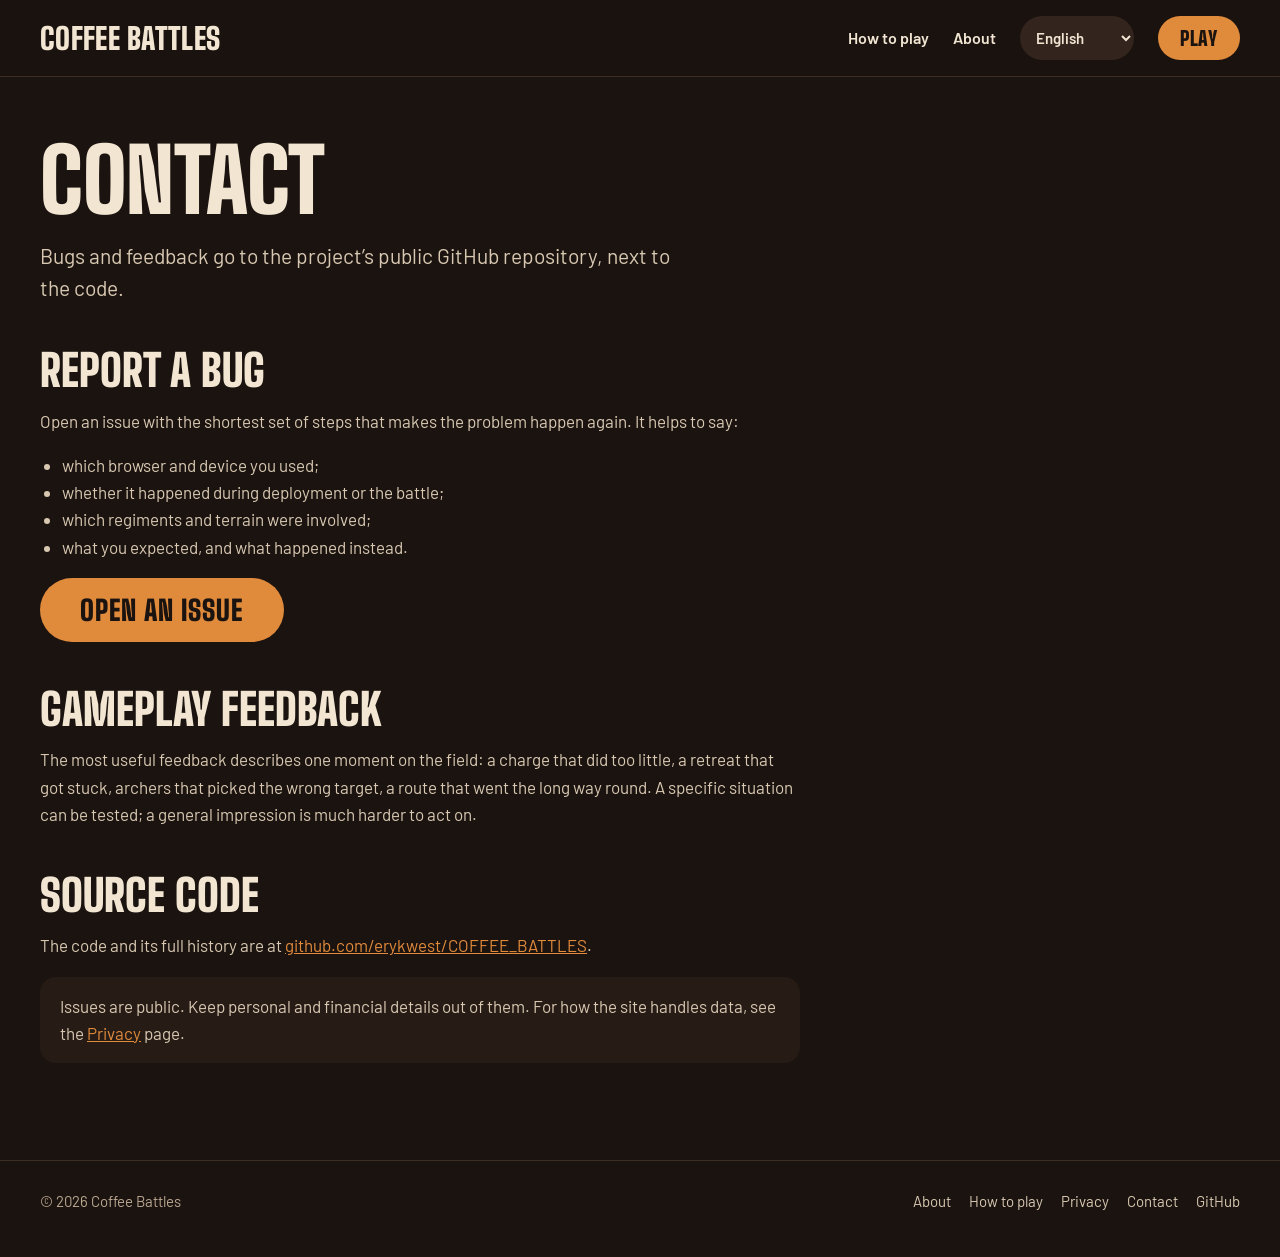
<file: contact.html>
<!DOCTYPE html>
<html lang="en">
<head>
<meta charset="UTF-8">
<meta name="viewport" content="width=device-width,initial-scale=1">
<link rel="icon" href="/favicon.svg" type="image/svg+xml">
<meta name="description" content="Report bugs and send feedback about Coffee Battles on GitHub.">
<meta name="robots" content="index,follow">
<title>Contact — Coffee Battles</title>
<link rel="stylesheet" href="/site.css">
</head>
<body>
<header class="site-header"><nav class="nav" aria-label="Main navigation"><a class="brand" href="/">Coffee Battles</a><div class="nav-links"><a href="/how-to-play" data-i18n="nav.how">How to play</a><a href="/about" data-i18n="nav.about">About</a><select id="siteLanguageSelect" class="lang-select" aria-label="Language" title="Language"><option value="en">English</option><option value="it">Italiano</option><option value="es">Español</option><option value="fr">Français</option><option value="de">Deutsch</option><option value="ru">Русский</option></select><a class="play" href="/play" data-i18n="nav.play">Play</a></div></nav></header>
<main class="shell"><article class="prose">
<h1 data-i18n-html="c.h1">Contact</h1>
<p class="lead" data-i18n-html="c.lead">Bugs and feedback go to the project’s public GitHub repository, next to the code.</p>
<h2 data-i18n-html="c.h2.bug">Report a bug</h2>
<p data-i18n-html="c.p.bug">Open an issue with the shortest set of steps that makes the problem happen again. It helps to say:</p>
<ul><li data-i18n-html="c.li1">which browser and device you used;</li><li data-i18n-html="c.li2">whether it happened during deployment or the battle;</li><li data-i18n-html="c.li3">which regiments and terrain were involved;</li><li data-i18n-html="c.li4">what you expected, and what happened instead.</li></ul>
<div class="cta-row"><a class="btn primary" href="https://github.com/erykwest/COFFEE_BATTLES/issues/new" rel="noopener" data-i18n="c.btn">Open an issue</a></div>
<h2 data-i18n-html="c.h2.feedback">Gameplay feedback</h2>
<p data-i18n-html="c.p.feedback">The most useful feedback describes one moment on the field: a charge that did too little, a retreat that got stuck, archers that picked the wrong target, a route that went the long way round. A specific situation can be tested; a general impression is much harder to act on.</p>
<h2 data-i18n-html="c.h2.code">Source code</h2>
<p data-i18n-html="c.p.code">The code and its full history are at <a href="https://github.com/erykwest/COFFEE_BATTLES" rel="noopener">github.com/erykwest/COFFEE_BATTLES</a>.</p>
<p class="note" data-i18n-html="c.note">Issues are public. Keep personal and financial details out of them. For how the site handles data, see the <a href="/privacy">Privacy</a> page.</p>
</article></main>
<footer class="footer"><div class="footer-inner"><span>© 2026 Coffee Battles</span><div class="footer-links"><a href="/about" data-i18n="nav.about">About</a><a href="/how-to-play" data-i18n="nav.how">How to play</a><a href="/privacy" data-i18n="nav.privacy">Privacy</a><a href="/contact" data-i18n="nav.contact">Contact</a><a href="https://github.com/erykwest/COFFEE_BATTLES" rel="noopener">GitHub</a></div></div></footer>
<script>window.PAGE_STRINGS={
 "en": {
  "meta.title": "Contact — Coffee Battles",
  "meta.description": "Report bugs and send feedback about Coffee Battles on GitHub.",
  "c.h1": "Contact",
  "c.lead": "Bugs and feedback go to the project’s public GitHub repository, next to the code.",
  "c.h2.bug": "Report a bug",
  "c.p.bug": "Open an issue with the shortest set of steps that makes the problem happen again. It helps to say:",
  "c.li1": "which browser and device you used;",
  "c.li2": "whether it happened during deployment or the battle;",
  "c.li3": "which regiments and terrain were involved;",
  "c.li4": "what you expected, and what happened instead.",
  "c.btn": "Open an issue",
  "c.h2.feedback": "Gameplay feedback",
  "c.p.feedback": "The most useful feedback describes one moment on the field: a charge that did too little, a retreat that got stuck, archers that picked the wrong target, a route that went the long way round. A specific situation can be tested; a general impression is much harder to act on.",
  "c.h2.code": "Source code",
  "c.p.code": "The code and its full history are at <a href=\"https://github.com/erykwest/COFFEE_BATTLES\" rel=\"noopener\">github.com/erykwest/COFFEE_BATTLES<\/a>.",
  "c.note": "Issues are public. Keep personal and financial details out of them. For how the site handles data, see the <a href=\"/privacy\">Privacy<\/a> page."
 },
 "it": {
  "meta.title": "Contatti — Coffee Battles",
  "meta.description": "Segnala bug e invia suggerimenti su Coffee Battles tramite GitHub.",
  "c.h1": "Contatti",
  "c.lead": "Bug e suggerimenti vanno nel repository pubblico del progetto su GitHub, accanto al codice.",
  "c.h2.bug": "Segnala un bug",
  "c.p.bug": "Apri una issue con la sequenza di passaggi più breve che fa ripetere il problema. È utile indicare:",
  "c.li1": "browser e dispositivo usati;",
  "c.li2": "se è successo durante lo schieramento o la battaglia;",
  "c.li3": "quali reggimenti e quale terreno erano coinvolti;",
  "c.li4": "cosa ti aspettavi e cosa è successo invece.",
  "c.btn": "Apri una issue",
  "c.h2.feedback": "Suggerimenti sul gioco",
  "c.p.feedback": "I suggerimenti più utili descrivono un momento preciso sul campo: una carica che ha fatto troppo poco, una ritirata rimasta bloccata, arcieri che hanno scelto il bersaglio sbagliato, un percorso che ha fatto il giro lungo. Una situazione specifica si può testare; un’impressione generale è molto più difficile da tradurre in una modifica.",
  "c.h2.code": "Codice sorgente",
  "c.p.code": "Il codice e tutta la sua storia sono su <a href=\"https://github.com/erykwest/COFFEE_BATTLES\" rel=\"noopener\">github.com/erykwest/COFFEE_BATTLES<\/a>.",
  "c.note": "Le issue sono pubbliche: non inserirvi dati personali o finanziari. Per sapere come il sito tratta i dati, leggi la pagina <a href=\"/privacy\">Privacy<\/a>."
 },
 "es": {
  "meta.title": "Contacto — Coffee Battles",
  "meta.description": "Informa de errores y envía sugerencias sobre Coffee Battles en GitHub.",
  "c.h1": "Contacto",
  "c.lead": "Los errores y las sugerencias van al repositorio público del proyecto en GitHub, junto al código.",
  "c.h2.bug": "Informar de un error",
  "c.p.bug": "Abre una issue con la serie de pasos más corta que haga que el problema vuelva a ocurrir. Ayuda indicar:",
  "c.li1": "qué navegador y dispositivo usaste;",
  "c.li2": "si ocurrió durante el despliegue o la batalla;",
  "c.li3": "qué regimientos y qué terreno estaban implicados;",
  "c.li4": "qué esperabas y qué pasó en su lugar.",
  "c.btn": "Abrir una issue",
  "c.h2.feedback": "Sugerencias de juego",
  "c.p.feedback": "Las sugerencias más útiles describen un momento concreto en el campo: una carga que hizo demasiado poco, una retirada que se quedó atascada, arqueros que eligieron mal el objetivo, una ruta que dio un rodeo. Una situación concreta se puede probar; una impresión general es mucho más difícil de convertir en un cambio.",
  "c.h2.code": "Código fuente",
  "c.p.code": "El código y todo su historial están en <a href=\"https://github.com/erykwest/COFFEE_BATTLES\" rel=\"noopener\">github.com/erykwest/COFFEE_BATTLES<\/a>.",
  "c.note": "Las issues son públicas: no incluyas datos personales ni financieros. Para saber cómo trata los datos el sitio, consulta la página de <a href=\"/privacy\">Privacidad<\/a>."
 },
 "fr": {
  "meta.title": "Contact — Coffee Battles",
  "meta.description": "Signalez des bugs et envoyez vos retours sur Coffee Battles via GitHub.",
  "c.h1": "Contact",
  "c.lead": "Les bugs et les retours se déposent dans le dépôt GitHub public du projet, à côté du code.",
  "c.h2.bug": "Signaler un bug",
  "c.p.bug": "Ouvrez une issue avec la suite d’étapes la plus courte qui reproduit le problème. Il est utile de préciser :",
  "c.li1": "le navigateur et l’appareil utilisés ;",
  "c.li2": "s’il est survenu pendant le déploiement ou la bataille ;",
  "c.li3": "les régiments et le terrain concernés ;",
  "c.li4": "ce que vous attendiez, et ce qui s’est passé à la place.",
  "c.btn": "Ouvrir une issue",
  "c.h2.feedback": "Retours sur le jeu",
  "c.p.feedback": "Les retours les plus utiles décrivent un moment précis sur le terrain : une charge trop faible, une retraite bloquée, des archers qui choisissent la mauvaise cible, un itinéraire qui fait un détour. Une situation précise se teste ; une impression générale est bien plus difficile à exploiter.",
  "c.h2.code": "Code source",
  "c.p.code": "Le code et tout son historique sont sur <a href=\"https://github.com/erykwest/COFFEE_BATTLES\" rel=\"noopener\">github.com/erykwest/COFFEE_BATTLES<\/a>.",
  "c.note": "Les issues sont publiques : n’y mettez aucune donnée personnelle ou financière. Pour savoir comment le site traite les données, consultez la page <a href=\"/privacy\">Confidentialité<\/a>."
 },
 "de": {
  "meta.title": "Kontakt — Coffee Battles",
  "meta.description": "Melde Fehler und gib Feedback zu Coffee Battles auf GitHub.",
  "c.h1": "Kontakt",
  "c.lead": "Fehler und Feedback gehören ins öffentliche GitHub-Repository des Projekts, direkt neben den Code.",
  "c.h2.bug": "Fehler melden",
  "c.p.bug": "Eröffne ein Issue mit der kürzesten Schrittfolge, die das Problem erneut auslöst. Hilfreich sind:",
  "c.li1": "welchen Browser und welches Gerät du benutzt hast;",
  "c.li2": "ob es während der Aufstellung oder der Schlacht passiert ist;",
  "c.li3": "welche Regimenter und welches Gelände beteiligt waren;",
  "c.li4": "was du erwartet hast und was stattdessen passiert ist.",
  "c.btn": "Issue eröffnen",
  "c.h2.feedback": "Feedback zum Spiel",
  "c.p.feedback": "Am hilfreichsten ist Feedback zu einem konkreten Moment auf dem Feld: ein Angriff, der zu wenig bewirkt hat, ein Rückzug, der hängen blieb, Bogenschützen mit dem falschen Ziel, eine Route mit Umweg. Eine konkrete Situation lässt sich testen; ein allgemeiner Eindruck ist viel schwerer umzusetzen.",
  "c.h2.code": "Quelltext",
  "c.p.code": "Code und vollständige Historie findest du unter <a href=\"https://github.com/erykwest/COFFEE_BATTLES\" rel=\"noopener\">github.com/erykwest/COFFEE_BATTLES<\/a>.",
  "c.note": "Issues sind öffentlich: Lass persönliche und finanzielle Angaben weg. Wie die Website mit Daten umgeht, steht unter <a href=\"/privacy\">Datenschutz<\/a>."
 },
 "ru": {
  "meta.title": "Контакты — Coffee Battles",
  "meta.description": "Сообщайте об ошибках и оставляйте отзывы о Coffee Battles на GitHub.",
  "c.h1": "Контакты",
  "c.lead": "Ошибки и отзывы — в публичный репозиторий проекта на GitHub, рядом с кодом.",
  "c.h2.bug": "Сообщить об ошибке",
  "c.p.bug": "Создайте issue с самой короткой последовательностью шагов, которая воспроизводит проблему. Полезно указать:",
  "c.li1": "браузер и устройство;",
  "c.li2": "на каком этапе это случилось: расстановка или бой;",
  "c.li3": "какие полки и какая местность были задействованы;",
  "c.li4": "чего вы ожидали и что произошло на самом деле.",
  "c.btn": "Создать issue",
  "c.h2.feedback": "Отзывы об игре",
  "c.p.feedback": "Полезнее всего отзывы об одном конкретном моменте на поле: атака, которая почти ничего не дала, застрявшее отступление, лучники, выбравшие не ту цель, маршрут в обход. Конкретную ситуацию можно проверить; общее впечатление превратить в изменение гораздо сложнее.",
  "c.h2.code": "Исходный код",
  "c.p.code": "Код и вся история изменений — на <a href=\"https://github.com/erykwest/COFFEE_BATTLES\" rel=\"noopener\">github.com/erykwest/COFFEE_BATTLES<\/a>.",
  "c.note": "Issues публичны: не указывайте в них личные и финансовые данные. Как сайт обращается с данными, описано на странице <a href=\"/privacy\">Конфиденциальность<\/a>."
 }
};</script>
<script src="/site-i18n.js"></script>
</body>
</html>
</file>
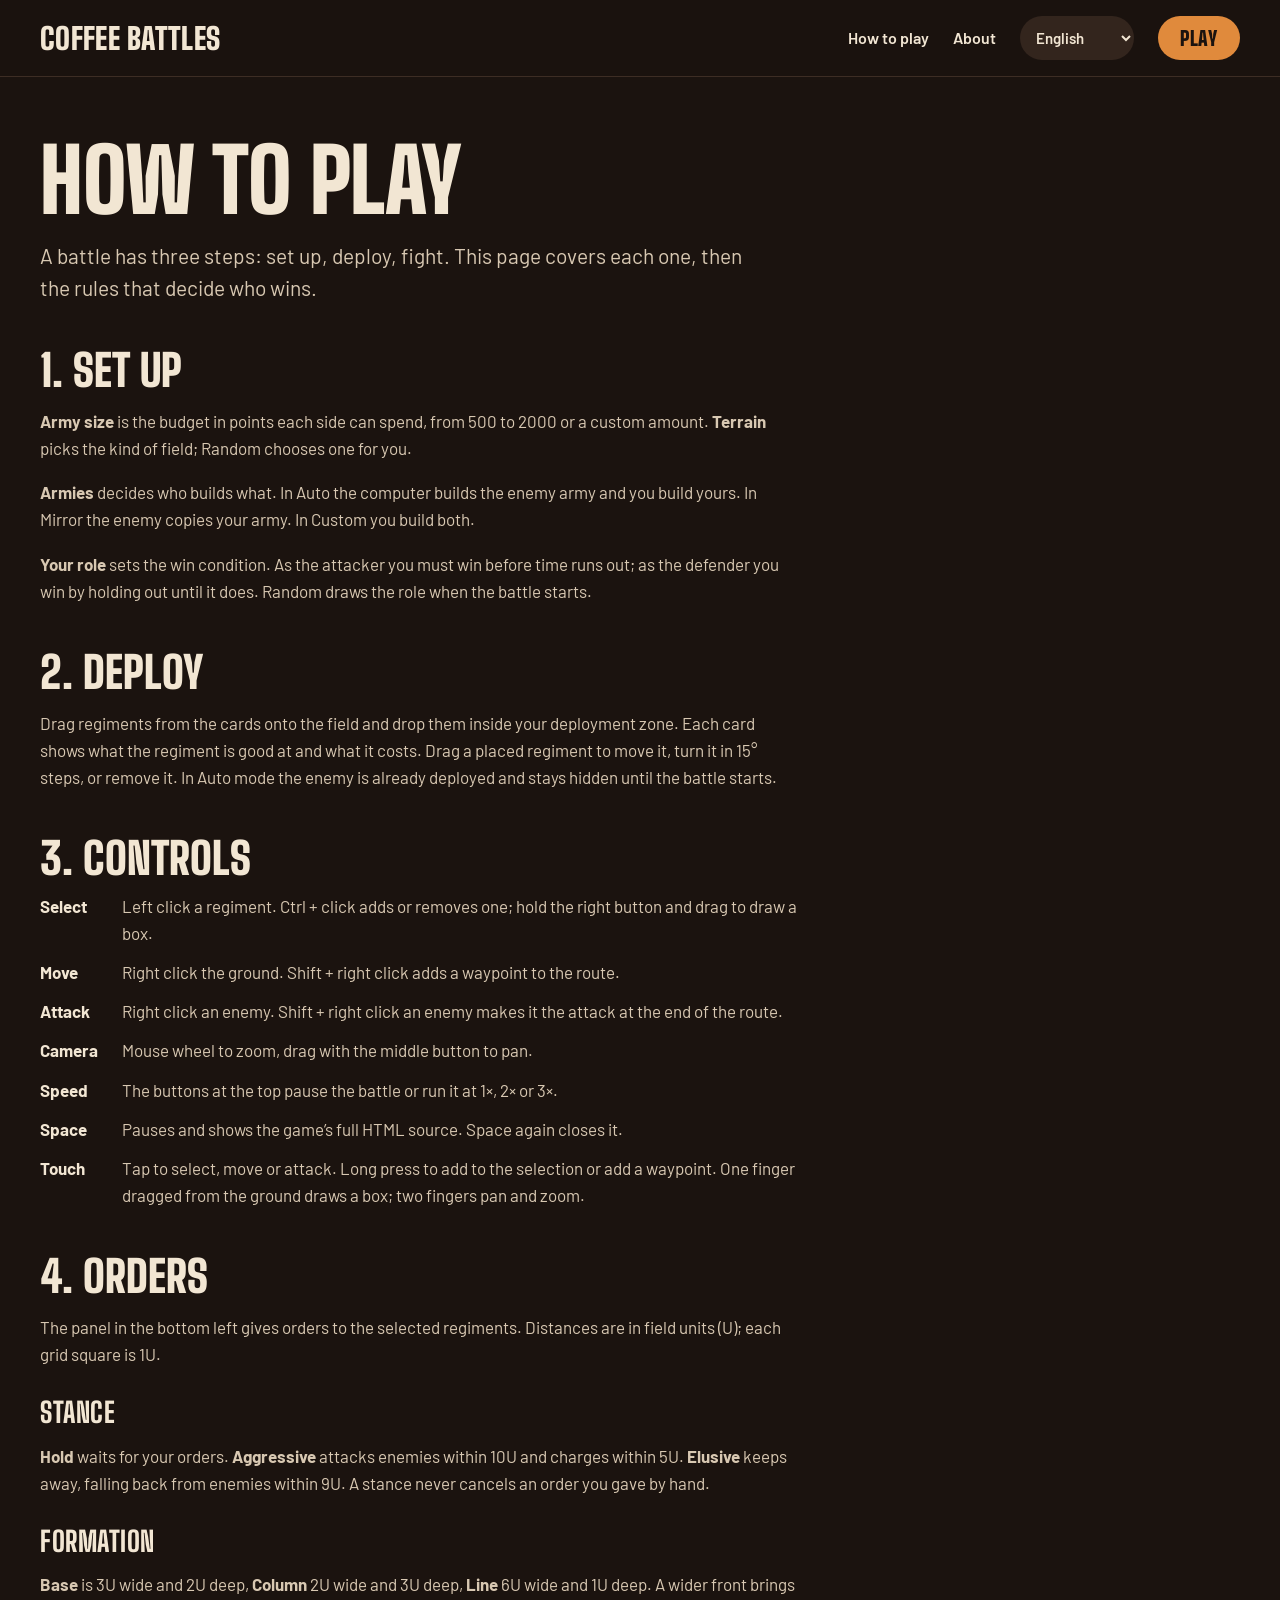
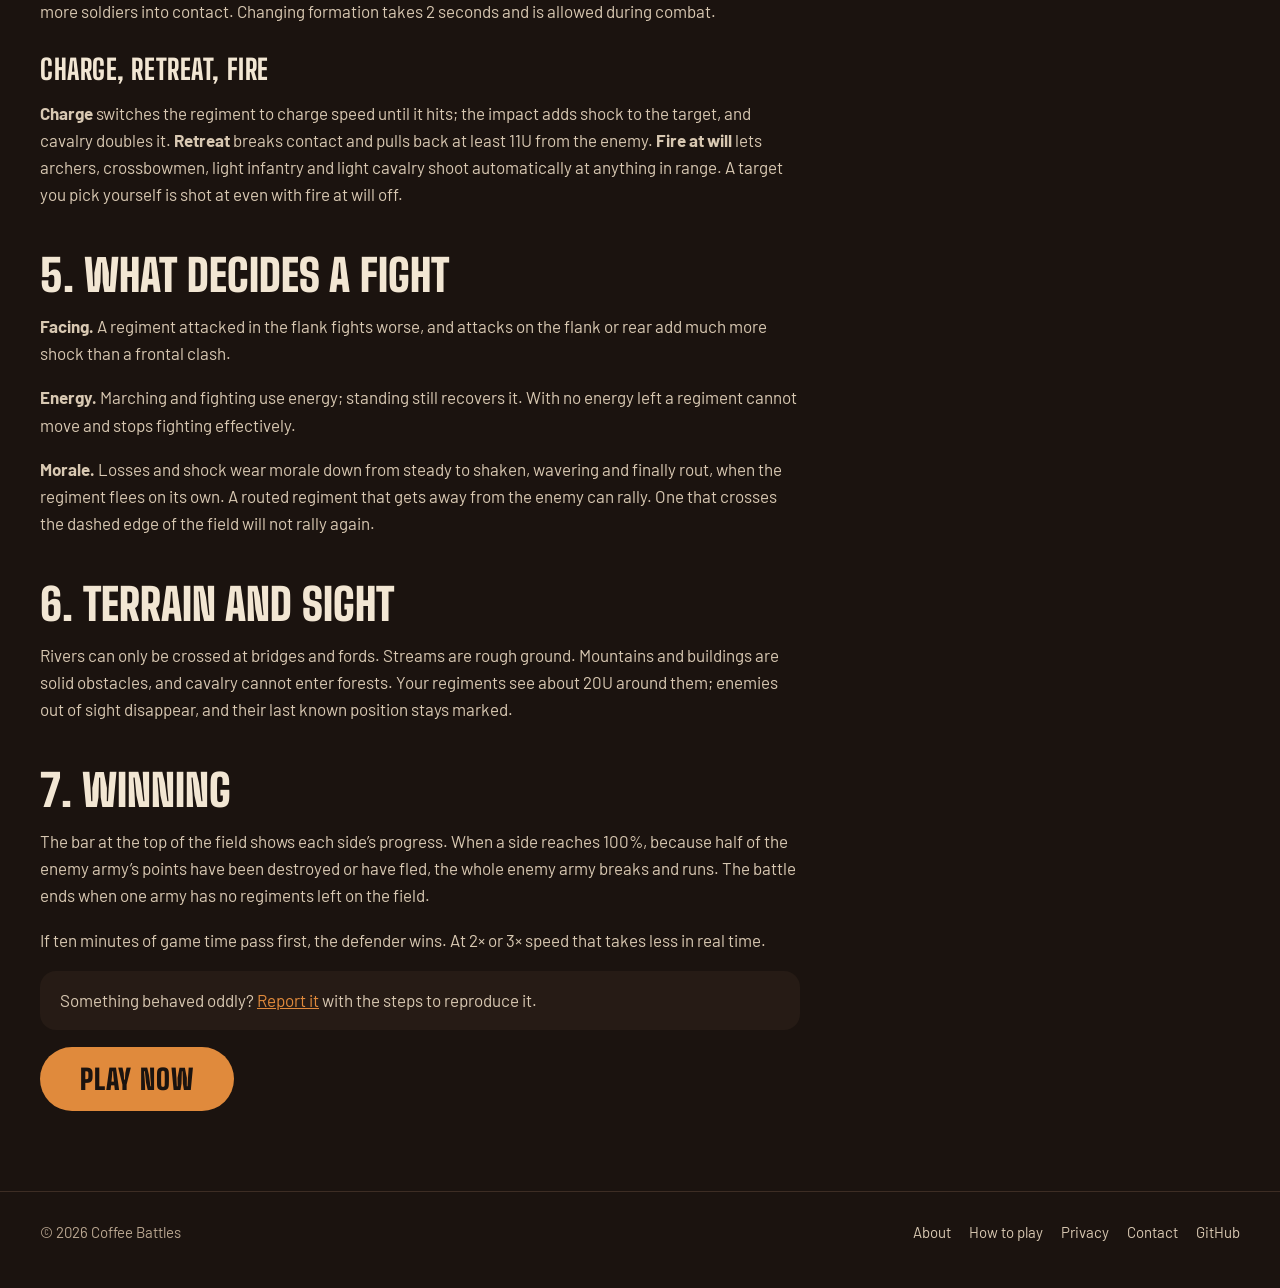
<file: how-to-play.html>
<!DOCTYPE html>
<html lang="en">
<head>
<meta charset="UTF-8">
<meta name="viewport" content="width=device-width,initial-scale=1">
<link rel="icon" href="/favicon.svg" type="image/svg+xml">
<meta name="description" content="How to play Coffee Battles: setup, deployment, controls, orders, morale, terrain and how to win.">
<meta name="robots" content="index,follow">
<title>How to play — Coffee Battles</title>
<link rel="stylesheet" href="/site.css">
</head>
<body>
<header class="site-header"><nav class="nav" aria-label="Main navigation"><a class="brand" href="/">Coffee Battles</a><div class="nav-links"><a href="/how-to-play" data-i18n="nav.how">How to play</a><a href="/about" data-i18n="nav.about">About</a><select id="siteLanguageSelect" class="lang-select" aria-label="Language" title="Language"><option value="en">English</option><option value="it">Italiano</option><option value="es">Español</option><option value="fr">Français</option><option value="de">Deutsch</option><option value="ru">Русский</option></select><a class="play" href="/play" data-i18n="nav.play">Play</a></div></nav></header>
<main class="shell"><article class="prose">
<h1 data-i18n-html="h.h1">How to play</h1>
<p class="lead" data-i18n-html="h.lead">A battle has three steps: set up, deploy, fight. This page covers each one, then the rules that decide who wins.</p>
<h2 data-i18n-html="h.h2.setup">1. Set up</h2>
<p data-i18n-html="h.p.setup1"><strong>Army size</strong> is the budget in points each side can spend, from 500 to 2000 or a custom amount. <strong>Terrain</strong> picks the kind of field; Random chooses one for you.</p>
<p data-i18n-html="h.p.setup2"><strong>Armies</strong> decides who builds what. In Auto the computer builds the enemy army and you build yours. In Mirror the enemy copies your army. In Custom you build both.</p>
<p data-i18n-html="h.p.setup3"><strong>Your role</strong> sets the win condition. As the attacker you must win before time runs out; as the defender you win by holding out until it does. Random draws the role when the battle starts.</p>
<h2 data-i18n-html="h.h2.deploy">2. Deploy</h2>
<p data-i18n-html="h.p.deploy">Drag regiments from the cards onto the field and drop them inside your deployment zone. Each card shows what the regiment is good at and what it costs. Drag a placed regiment to move it, turn it in 15° steps, or remove it. In Auto mode the enemy is already deployed and stays hidden until the battle starts.</p>
<h2 data-i18n-html="h.h2.controls">3. Controls</h2>
<dl class="controls-list" data-i18n-html="h.dl.controls"><dt>Select</dt><dd>Left click a regiment. Ctrl + click adds or removes one; hold the right button and drag to draw a box.</dd><dt>Move</dt><dd>Right click the ground. Shift + right click adds a waypoint to the route.</dd><dt>Attack</dt><dd>Right click an enemy. Shift + right click an enemy makes it the attack at the end of the route.</dd><dt>Camera</dt><dd>Mouse wheel to zoom, drag with the middle button to pan.</dd><dt>Speed</dt><dd>The buttons at the top pause the battle or run it at 1×, 2× or 3×.</dd><dt>Space</dt><dd>Pauses and shows the game’s full HTML source. Space again closes it.</dd><dt>Touch</dt><dd>Tap to select, move or attack. Long press to add to the selection or add a waypoint. One finger dragged from the ground draws a box; two fingers pan and zoom.</dd></dl>
<h2 data-i18n-html="h.h2.orders">4. Orders</h2>
<p data-i18n-html="h.p.orders">The panel in the bottom left gives orders to the selected regiments. Distances are in field units (U); each grid square is 1U.</p>
<h3 data-i18n-html="h.h3.stance">Stance</h3>
<p data-i18n-html="h.p.stance"><strong>Hold</strong> waits for your orders. <strong>Aggressive</strong> attacks enemies within 10U and charges within 5U. <strong>Elusive</strong> keeps away, falling back from enemies within 9U. A stance never cancels an order you gave by hand.</p>
<h3 data-i18n-html="h.h3.formation">Formation</h3>
<p data-i18n-html="h.p.formation"><strong>Base</strong> is 3U wide and 2U deep, <strong>Column</strong> 2U wide and 3U deep, <strong>Line</strong> 6U wide and 1U deep. A wider front brings more soldiers into contact. Changing formation takes 2 seconds and is allowed during combat.</p>
<h3 data-i18n-html="h.h3.cmd">Charge, retreat, fire</h3>
<p data-i18n-html="h.p.cmd"><strong>Charge</strong> switches the regiment to charge speed until it hits; the impact adds shock to the target, and cavalry doubles it. <strong>Retreat</strong> breaks contact and pulls back at least 11U from the enemy. <strong>Fire at will</strong> lets archers, crossbowmen, light infantry and light cavalry shoot automatically at anything in range. A target you pick yourself is shot at even with fire at will off.</p>
<h2 data-i18n-html="h.h2.fight">5. What decides a fight</h2>
<p data-i18n-html="h.p.facing"><strong>Facing.</strong> A regiment attacked in the flank fights worse, and attacks on the flank or rear add much more shock than a frontal clash.</p>
<p data-i18n-html="h.p.energy"><strong>Energy.</strong> Marching and fighting use energy; standing still recovers it. With no energy left a regiment cannot move and stops fighting effectively.</p>
<p data-i18n-html="h.p.morale"><strong>Morale.</strong> Losses and shock wear morale down from steady to shaken, wavering and finally rout, when the regiment flees on its own. A routed regiment that gets away from the enemy can rally. One that crosses the dashed edge of the field will not rally again.</p>
<h2 data-i18n-html="h.h2.terrain">6. Terrain and sight</h2>
<p data-i18n-html="h.p.terrain">Rivers can only be crossed at bridges and fords. Streams are rough ground. Mountains and buildings are solid obstacles, and cavalry cannot enter forests. Your regiments see about 20U around them; enemies out of sight disappear, and their last known position stays marked.</p>
<h2 data-i18n-html="h.h2.win">7. Winning</h2>
<p data-i18n-html="h.p.win1">The bar at the top of the field shows each side’s progress. When a side reaches 100%, because half of the enemy army’s points have been destroyed or have fled, the whole enemy army breaks and runs. The battle ends when one army has no regiments left on the field.</p>
<p data-i18n-html="h.p.win2">If ten minutes of game time pass first, the defender wins. At 2× or 3× speed that takes less in real time.</p>
<p class="note" data-i18n-html="h.note">Something behaved oddly? <a href="/contact">Report it</a> with the steps to reproduce it.</p>
<div class="cta-row"><a class="btn primary" href="/play" data-i18n="cta.play">Play now</a></div>
</article></main>
<footer class="footer"><div class="footer-inner"><span>© 2026 Coffee Battles</span><div class="footer-links"><a href="/about" data-i18n="nav.about">About</a><a href="/how-to-play" data-i18n="nav.how">How to play</a><a href="/privacy" data-i18n="nav.privacy">Privacy</a><a href="/contact" data-i18n="nav.contact">Contact</a><a href="https://github.com/erykwest/COFFEE_BATTLES" rel="noopener">GitHub</a></div></div></footer>
<script>window.PAGE_STRINGS={
 "en": {
  "meta.title": "How to play — Coffee Battles",
  "meta.description": "How to play Coffee Battles: setup, deployment, controls, orders, morale, terrain and how to win.",
  "h.h1": "How to play",
  "h.lead": "A battle has three steps: set up, deploy, fight. This page covers each one, then the rules that decide who wins.",
  "h.h2.setup": "1. Set up",
  "h.p.setup1": "<strong>Army size<\/strong> is the budget in points each side can spend, from 500 to 2000 or a custom amount. <strong>Terrain<\/strong> picks the kind of field; Random chooses one for you.",
  "h.p.setup2": "<strong>Armies<\/strong> decides who builds what. In Auto the computer builds the enemy army and you build yours. In Mirror the enemy copies your army. In Custom you build both.",
  "h.p.setup3": "<strong>Your role<\/strong> sets the win condition. As the attacker you must win before time runs out; as the defender you win by holding out until it does. Random draws the role when the battle starts.",
  "h.h2.deploy": "2. Deploy",
  "h.p.deploy": "Drag regiments from the cards onto the field and drop them inside your deployment zone. Each card shows what the regiment is good at and what it costs. Drag a placed regiment to move it, turn it in 15° steps, or remove it. In Auto mode the enemy is already deployed and stays hidden until the battle starts.",
  "h.h2.controls": "3. Controls",
  "h.dl.controls": "<dt>Select<\/dt><dd>Left click a regiment. Ctrl + click adds or removes one; hold the right button and drag to draw a box.<\/dd><dt>Move<\/dt><dd>Right click the ground. Shift + right click adds a waypoint to the route.<\/dd><dt>Attack<\/dt><dd>Right click an enemy. Shift + right click an enemy makes it the attack at the end of the route.<\/dd><dt>Camera<\/dt><dd>Mouse wheel to zoom, drag with the middle button to pan.<\/dd><dt>Speed<\/dt><dd>The buttons at the top pause the battle or run it at 1×, 2× or 3×.<\/dd><dt>Space<\/dt><dd>Pauses and shows the game’s full HTML source. Space again closes it.<\/dd><dt>Touch<\/dt><dd>Tap to select, move or attack. Long press to add to the selection or add a waypoint. One finger dragged from the ground draws a box; two fingers pan and zoom.<\/dd>",
  "h.h2.orders": "4. Orders",
  "h.p.orders": "The panel in the bottom left gives orders to the selected regiments. Distances are in field units (U); each grid square is 1U.",
  "h.h3.stance": "Stance",
  "h.p.stance": "<strong>Hold<\/strong> waits for your orders. <strong>Aggressive<\/strong> attacks enemies within 10U and charges within 5U. <strong>Elusive<\/strong> keeps away, falling back from enemies within 9U. A stance never cancels an order you gave by hand.",
  "h.h3.formation": "Formation",
  "h.p.formation": "<strong>Base<\/strong> is 3U wide and 2U deep, <strong>Column<\/strong> 2U wide and 3U deep, <strong>Line<\/strong> 6U wide and 1U deep. A wider front brings more soldiers into contact. Changing formation takes 2 seconds and is allowed during combat.",
  "h.h3.cmd": "Charge, retreat, fire",
  "h.p.cmd": "<strong>Charge<\/strong> switches the regiment to charge speed until it hits; the impact adds shock to the target, and cavalry doubles it. <strong>Retreat<\/strong> breaks contact and pulls back at least 11U from the enemy. <strong>Fire at will<\/strong> lets archers, crossbowmen, light infantry and light cavalry shoot automatically at anything in range. A target you pick yourself is shot at even with fire at will off.",
  "h.h2.fight": "5. What decides a fight",
  "h.p.facing": "<strong>Facing.<\/strong> A regiment attacked in the flank fights worse, and attacks on the flank or rear add much more shock than a frontal clash.",
  "h.p.energy": "<strong>Energy.<\/strong> Marching and fighting use energy; standing still recovers it. With no energy left a regiment cannot move and stops fighting effectively.",
  "h.p.morale": "<strong>Morale.<\/strong> Losses and shock wear morale down from steady to shaken, wavering and finally rout, when the regiment flees on its own. A routed regiment that gets away from the enemy can rally. One that crosses the dashed edge of the field will not rally again.",
  "h.h2.terrain": "6. Terrain and sight",
  "h.p.terrain": "Rivers can only be crossed at bridges and fords. Streams are rough ground. Mountains and buildings are solid obstacles, and cavalry cannot enter forests. Your regiments see about 20U around them; enemies out of sight disappear, and their last known position stays marked.",
  "h.h2.win": "7. Winning",
  "h.p.win1": "The bar at the top of the field shows each side’s progress. When a side reaches 100%, because half of the enemy army’s points have been destroyed or have fled, the whole enemy army breaks and runs. The battle ends when one army has no regiments left on the field.",
  "h.p.win2": "If ten minutes of game time pass first, the defender wins. At 2× or 3× speed that takes less in real time.",
  "h.note": "Something behaved oddly? <a href=\"/contact\">Report it<\/a> with the steps to reproduce it."
 },
 "it": {
  "meta.title": "Come si gioca — Coffee Battles",
  "meta.description": "Come si gioca a Coffee Battles: preparazione, schieramento, comandi, ordini, morale, terreno e come si vince.",
  "h.h1": "Come si gioca",
  "h.lead": "Una battaglia ha tre fasi: preparazione, schieramento, combattimento. Qui trovi ciascuna fase e poi le regole che decidono chi vince.",
  "h.h2.setup": "1. Preparazione",
  "h.p.setup1": "<strong>Dimensione esercito<\/strong> è il budget in punti che ogni schieramento può spendere, da 500 a 2000 o un valore a scelta. <strong>Terreno<\/strong> sceglie il tipo di campo; Casuale lo sceglie per te.",
  "h.p.setup2": "<strong>Eserciti<\/strong> decide chi costruisce cosa. In Auto il computer costruisce l’esercito nemico e tu il tuo. In Specchio il nemico copia il tuo esercito. In Libero li costruisci entrambi.",
  "h.p.setup3": "<strong>Il tuo ruolo<\/strong> stabilisce come si vince. In attacco devi vincere prima che scada il tempo; in difesa vinci resistendo fino alla scadenza. Casuale estrae il ruolo all’inizio della battaglia.",
  "h.h2.deploy": "2. Schieramento",
  "h.p.deploy": "Trascina i reggimenti dalle schede sul campo e rilasciali nella tua zona di schieramento. Ogni scheda indica in cosa è forte il reggimento e quanto costa. Puoi trascinare di nuovo un reggimento per spostarlo, ruotarlo a scatti di 15° o rimuoverlo. In modalità Auto il nemico è già schierato e resta nascosto fino all’inizio della battaglia.",
  "h.h2.controls": "3. Comandi",
  "h.dl.controls": "<dt>Seleziona<\/dt><dd>Clic sinistro su un reggimento. Ctrl + clic lo aggiunge o lo toglie; tieni premuto il tasto destro e trascina per tracciare un riquadro.<\/dd><dt>Muovi<\/dt><dd>Clic destro sul terreno. Shift + clic destro aggiunge una tappa al percorso.<\/dd><dt>Attacca<\/dt><dd>Clic destro su un nemico. Shift + clic destro su un nemico lo rende l’attacco finale del percorso.<\/dd><dt>Visuale<\/dt><dd>Rotella per lo zoom, trascina col tasto centrale per spostarti.<\/dd><dt>Velocità<\/dt><dd>I pulsanti in alto mettono in pausa la battaglia o la fanno scorrere a 1×, 2× o 3×.<\/dd><dt>Spazio<\/dt><dd>Mette in pausa e mostra il codice HTML completo del gioco. Premi di nuovo Spazio per chiuderlo.<\/dd><dt>Touch<\/dt><dd>Tocca per selezionare, muovere o attaccare. Con una pressione lunga aggiungi alla selezione o aggiungi una tappa. Un dito trascinato dal terreno traccia un riquadro; due dita spostano e zoomano.<\/dd>",
  "h.h2.orders": "4. Ordini",
  "h.p.orders": "Il pannello in basso a sinistra dà ordini ai reggimenti selezionati. Le distanze sono in unità di campo (U); ogni quadrato della griglia è 1U.",
  "h.h3.stance": "Postura",
  "h.p.stance": "<strong>Mantieni la linea<\/strong> attende i tuoi ordini. <strong>Aggressivo<\/strong> attacca i nemici entro 10U e carica entro 5U. <strong>Elusivo<\/strong> tiene le distanze e arretra dai nemici entro 9U. Una postura non annulla mai un ordine dato a mano.",
  "h.h3.formation": "Formazione",
  "h.p.formation": "<strong>Base<\/strong> è larga 3U e profonda 2U, <strong>Colonna<\/strong> larga 2U e profonda 3U, <strong>Linea<\/strong> larga 6U e profonda 1U. Un fronte più largo porta più soldati a contatto. Cambiare formazione richiede 2 secondi ed è possibile anche in combattimento.",
  "h.h3.cmd": "Carica, ritirata, fuoco",
  "h.p.cmd": "<strong>Carica<\/strong> porta il reggimento alla velocità di carica finché non colpisce; l’impatto aggiunge shock al bersaglio, e la cavalleria lo raddoppia. <strong>Ritirata<\/strong> rompe il contatto e arretra di almeno 11U dal nemico. <strong>Fuoco a volontà<\/strong> fa tirare automaticamente arcieri, balestrieri, fanteria leggera e cavalleria leggera su qualsiasi bersaglio a portata. Un bersaglio scelto da te viene colpito anche con il fuoco a volontà spento.",
  "h.h2.fight": "5. Cosa decide uno scontro",
  "h.p.facing": "<strong>Orientamento.<\/strong> Un reggimento attaccato sul fianco combatte peggio, e gli attacchi sul fianco o sul retro aggiungono molto più shock di uno scontro frontale.",
  "h.p.energy": "<strong>Energia.<\/strong> Marciare e combattere consumano energia; restare fermi la recupera. Senza energia un reggimento non può muoversi e smette di combattere in modo efficace.",
  "h.p.morale": "<strong>Morale.<\/strong> Perdite e shock logorano il morale: da saldo a scosso, vacillante e infine in rotta, quando il reggimento fugge da solo. Un reggimento in rotta che si allontana dal nemico può riorganizzarsi. Se supera il bordo tratteggiato del campo, non si riorganizza più.",
  "h.h2.terrain": "6. Terreno e visibilità",
  "h.p.terrain": "I fiumi si attraversano solo su ponti e guadi. I torrenti sono terreno accidentato. Montagne ed edifici sono ostacoli pieni, e la cavalleria non può entrare nelle foreste. I tuoi reggimenti vedono per circa 20U intorno a sé; i nemici fuori vista scompaiono, e la loro ultima posizione nota resta segnata.",
  "h.h2.win": "7. Vincere",
  "h.p.win1": "La barra in cima al campo mostra i progressi di ogni schieramento. Quando uno arriva al 100%, perché metà dei punti dell’esercito nemico è stata distrutta o è fuggita, l’intero esercito nemico cede e fugge. La battaglia finisce quando un esercito non ha più reggimenti sul campo.",
  "h.p.win2": "Se prima passano dieci minuti di tempo di gioco, vince il difensore. A velocità 2× o 3× ci vuole meno tempo reale.",
  "h.note": "Qualcosa si è comportato in modo strano? <a href=\"/contact\">Segnalalo<\/a> con i passaggi per riprodurlo."
 },
 "es": {
  "meta.title": "Cómo se juega — Coffee Battles",
  "meta.description": "Cómo se juega a Coffee Battles: preparación, despliegue, controles, órdenes, moral, terreno y cómo ganar.",
  "h.h1": "Cómo se juega",
  "h.lead": "Una batalla tiene tres fases: preparación, despliegue y combate. Aquí se explica cada una y después las reglas que deciden quién gana.",
  "h.h2.setup": "1. Preparación",
  "h.p.setup1": "<strong>Tamaño del ejército<\/strong> es el presupuesto en puntos que puede gastar cada bando, de 500 a 2000 o una cantidad a tu elección. <strong>Terreno<\/strong> elige el tipo de campo; Aleatorio lo elige por ti.",
  "h.p.setup2": "<strong>Ejércitos<\/strong> decide quién crea qué. En Auto el ordenador crea el ejército enemigo y tú el tuyo. En Espejo el enemigo copia tu ejército. En Libre creas los dos.",
  "h.p.setup3": "<strong>Tu papel<\/strong> fija la condición de victoria. Si atacas, debes ganar antes de que se acabe el tiempo; si defiendes, ganas resistiendo hasta que se acabe. Aleatorio sortea el papel al empezar la batalla.",
  "h.h2.deploy": "2. Despliegue",
  "h.p.deploy": "Arrastra los regimientos desde las tarjetas al campo y suéltalos dentro de tu zona de despliegue. Cada tarjeta indica en qué destaca el regimiento y cuánto cuesta. Puedes arrastrar un regimiento colocado para moverlo, girarlo de 15° en 15° o quitarlo. En el modo Auto el enemigo ya está desplegado y permanece oculto hasta que empieza la batalla.",
  "h.h2.controls": "3. Controles",
  "h.dl.controls": "<dt>Seleccionar<\/dt><dd>Clic izquierdo en un regimiento. Ctrl + clic lo añade o lo quita; mantén el botón derecho y arrastra para trazar un recuadro.<\/dd><dt>Mover<\/dt><dd>Clic derecho en el terreno. Mayús + clic derecho añade un punto de paso a la ruta.<\/dd><dt>Atacar<\/dt><dd>Clic derecho en un enemigo. Mayús + clic derecho en un enemigo lo convierte en el ataque final de la ruta.<\/dd><dt>Cámara<\/dt><dd>Rueda del ratón para el zoom; arrastra con el botón central para desplazarte.<\/dd><dt>Velocidad<\/dt><dd>Los botones de arriba pausan la batalla o la hacen avanzar a 1×, 2× o 3×.<\/dd><dt>Espacio<\/dt><dd>Pausa y muestra el código HTML completo del juego. Pulsa Espacio otra vez para cerrarlo.<\/dd><dt>Táctil<\/dt><dd>Toca para seleccionar, mover o atacar. Mantén pulsado para añadir a la selección o añadir un punto de paso. Un dedo arrastrado desde el terreno traza un recuadro; dos dedos desplazan y hacen zoom.<\/dd>",
  "h.h2.orders": "4. Órdenes",
  "h.p.orders": "El panel de abajo a la izquierda da órdenes a los regimientos seleccionados. Las distancias se miden en unidades de campo (U); cada casilla de la cuadrícula es 1U.",
  "h.h3.stance": "Postura",
  "h.p.stance": "<strong>Mantener la línea<\/strong> espera tus órdenes. <strong>Agresivo<\/strong> ataca a los enemigos a menos de 10U y carga a menos de 5U. <strong>Evasivo<\/strong> guarda las distancias y se retira de los enemigos a menos de 9U. Una postura nunca anula una orden dada a mano.",
  "h.h3.formation": "Formación",
  "h.p.formation": "<strong>Base<\/strong> mide 3U de ancho y 2U de fondo, <strong>Columna<\/strong> 2U de ancho y 3U de fondo, <strong>Línea<\/strong> 6U de ancho y 1U de fondo. Un frente más ancho pone a más soldados en contacto. Cambiar de formación lleva 2 segundos y se puede hacer en pleno combate.",
  "h.h3.cmd": "Carga, retirada, fuego",
  "h.p.cmd": "<strong>Carga<\/strong> lleva al regimiento a velocidad de carga hasta que impacta; el choque añade conmoción al objetivo, y la caballería la duplica. <strong>Retirada<\/strong> rompe el contacto y se aleja al menos 11U del enemigo. <strong>Fuego libre<\/strong> hace que arqueros, ballesteros, infantería ligera y caballería ligera disparen solos a todo lo que esté a su alcance. Un objetivo que elijas tú recibe disparos aunque el fuego libre esté desactivado.",
  "h.h2.fight": "5. Qué decide un combate",
  "h.p.facing": "<strong>Orientación.<\/strong> Un regimiento atacado por el flanco combate peor, y los ataques por el flanco o la retaguardia causan mucha más conmoción que un choque frontal.",
  "h.p.energy": "<strong>Energía.<\/strong> Marchar y combatir gastan energía; quedarse quieto la recupera. Sin energía, un regimiento no puede moverse y deja de combatir con eficacia.",
  "h.p.morale": "<strong>Moral.<\/strong> Las bajas y la conmoción desgastan la moral: de firme a inquieta, vacilante y por último en huida, cuando el regimiento escapa por su cuenta. Un regimiento en huida que se aleja del enemigo puede reagruparse. Si cruza el borde discontinuo del campo, ya no se reagrupa.",
  "h.h2.terrain": "6. Terreno y visión",
  "h.p.terrain": "Los ríos solo se cruzan por puentes y vados. Los arroyos son terreno abrupto. Las montañas y los edificios son obstáculos sólidos, y la caballería no puede entrar en los bosques. Tus regimientos ven unos 20U a su alrededor; los enemigos fuera de la vista desaparecen y su última posición conocida queda marcada.",
  "h.h2.win": "7. Ganar",
  "h.p.win1": "La barra de la parte superior del campo muestra el progreso de cada bando. Cuando uno llega al 100 %, porque la mitad de los puntos del ejército enemigo ha sido destruida o ha huido, todo el ejército enemigo se rompe y huye. La batalla termina cuando un ejército no tiene regimientos en el campo.",
  "h.p.win2": "Si antes pasan diez minutos de tiempo de juego, gana el defensor. A velocidad 2× o 3× eso lleva menos tiempo real.",
  "h.note": "¿Algo se ha comportado de forma extraña? <a href=\"/contact\">Infórmalo<\/a> con los pasos para reproducirlo."
 },
 "fr": {
  "meta.title": "Comment jouer — Coffee Battles",
  "meta.description": "Comment jouer à Coffee Battles : préparation, déploiement, commandes, ordres, moral, terrain et conditions de victoire.",
  "h.h1": "Comment jouer",
  "h.lead": "Une bataille se joue en trois temps : préparation, déploiement, combat. Cette page les décrit, puis présente les règles qui désignent le vainqueur.",
  "h.h2.setup": "1. Préparation",
  "h.p.setup1": "<strong>Taille de l’armée<\/strong> est le budget en points de chaque camp, de 500 à 2000 ou une valeur libre. <strong>Terrain<\/strong> choisit le type de champ de bataille ; Aléatoire le choisit pour vous.",
  "h.p.setup2": "<strong>Armées<\/strong> décide qui compose quoi. En Auto, l’ordinateur compose l’armée ennemie et vous la vôtre. En Miroir, l’ennemi copie votre armée. En Libre, vous composez les deux.",
  "h.p.setup3": "<strong>Votre rôle<\/strong> fixe la condition de victoire. En attaque, vous devez gagner avant la fin du temps ; en défense, vous gagnez en tenant jusqu’au bout. Aléatoire tire le rôle au début de la bataille.",
  "h.h2.deploy": "2. Déploiement",
  "h.p.deploy": "Faites glisser les régiments des cartes vers le terrain et déposez-les dans votre zone de déploiement. Chaque carte indique le point fort du régiment et son coût. Un régiment placé peut être déplacé, pivoté par pas de 15° ou retiré. En mode Auto, l’ennemi est déjà déployé et reste caché jusqu’au début de la bataille.",
  "h.h2.controls": "3. Commandes",
  "h.dl.controls": "<dt>Sélection<\/dt><dd>Clic gauche sur un régiment. Ctrl + clic l’ajoute ou le retire ; maintenez le bouton droit et faites glisser pour tracer un cadre.<\/dd><dt>Déplacement<\/dt><dd>Clic droit sur le terrain. Maj + clic droit ajoute une étape à l’itinéraire.<\/dd><dt>Attaque<\/dt><dd>Clic droit sur un ennemi. Maj + clic droit sur un ennemi en fait l’attaque finale de l’itinéraire.<\/dd><dt>Caméra<\/dt><dd>Molette pour zoomer ; glisser avec le bouton du milieu pour se déplacer.<\/dd><dt>Vitesse<\/dt><dd>Les boutons en haut mettent la bataille en pause ou la font défiler à 1×, 2× ou 3×.<\/dd><dt>Espace<\/dt><dd>Met en pause et affiche le code HTML complet du jeu. Appuyez de nouveau sur Espace pour le fermer.<\/dd><dt>Tactile<\/dt><dd>Touchez pour sélectionner, déplacer ou attaquer. Un appui long ajoute à la sélection ou ajoute une étape. Un doigt glissé depuis le terrain trace un cadre ; deux doigts déplacent et zooment.<\/dd>",
  "h.h2.orders": "4. Ordres",
  "h.p.orders": "Le panneau en bas à gauche donne des ordres aux régiments sélectionnés. Les distances sont en unités de terrain (U) ; chaque case de la grille fait 1U.",
  "h.h3.stance": "Posture",
  "h.p.stance": "<strong>Tenir la ligne<\/strong> attend vos ordres. <strong>Agressif<\/strong> attaque les ennemis à moins de 10U et charge à moins de 5U. <strong>Évasif<\/strong> garde ses distances et recule devant les ennemis à moins de 9U. Une posture n’annule jamais un ordre donné à la main.",
  "h.h3.formation": "Formation",
  "h.p.formation": "<strong>Base<\/strong> fait 3U de large et 2U de profondeur, <strong>Colonne<\/strong> 2U de large et 3U de profondeur, <strong>Ligne<\/strong> 6U de large et 1U de profondeur. Un front plus large met plus de soldats au contact. Changer de formation prend 2 secondes et reste possible en plein combat.",
  "h.h3.cmd": "Charge, retraite, tir",
  "h.p.cmd": "<strong>Charge<\/strong> fait passer le régiment à la vitesse de charge jusqu’à l’impact ; le choc ébranle la cible, deux fois plus avec la cavalerie. <strong>Retraite<\/strong> rompt le contact et recule d’au moins 11U devant l’ennemi. <strong>Feu à volonté<\/strong> laisse archers, arbalétriers, infanterie légère et cavalerie légère tirer seuls sur tout ce qui est à portée. Une cible que vous désignez vous-même est visée même feu à volonté désactivé.",
  "h.h2.fight": "5. Ce qui décide d’un combat",
  "h.p.facing": "<strong>Orientation.<\/strong> Un régiment attaqué de flanc se bat moins bien, et les attaques de flanc ou de dos ébranlent bien plus qu’un choc frontal.",
  "h.p.energy": "<strong>Énergie.<\/strong> Marcher et combattre consomment de l’énergie ; rester immobile la restaure. Sans énergie, un régiment ne peut plus bouger et ne se bat plus efficacement.",
  "h.p.morale": "<strong>Moral.<\/strong> Les pertes et le choc usent le moral : ferme, ébranlé, chancelant, puis en déroute, quand le régiment s’enfuit de lui-même. Un régiment en déroute qui s’éloigne de l’ennemi peut se rallier. S’il franchit le bord en pointillés du terrain, il ne se ralliera plus.",
  "h.h2.terrain": "6. Terrain et vision",
  "h.p.terrain": "Les rivières ne se franchissent qu’aux ponts et aux gués. Les ruisseaux sont un terrain accidenté. Montagnes et bâtiments sont des obstacles pleins, et la cavalerie ne peut pas entrer dans les forêts. Vos régiments voient à environ 20U autour d’eux ; les ennemis hors de vue disparaissent, et leur dernière position connue reste marquée.",
  "h.h2.win": "7. Gagner",
  "h.p.win1": "La barre en haut du terrain montre la progression de chaque camp. Quand l’un atteint 100 %, parce que la moitié des points de l’armée ennemie a été détruite ou a fui, toute l’armée ennemie cède et s’enfuit. La bataille se termine quand une armée n’a plus aucun régiment sur le terrain.",
  "h.p.win2": "Si dix minutes de temps de jeu s’écoulent d’abord, le défenseur gagne. En vitesse 2× ou 3×, cela prend moins de temps réel.",
  "h.note": "Un comportement étrange ? <a href=\"/contact\">Signalez-le<\/a> avec les étapes pour le reproduire."
 },
 "de": {
  "meta.title": "Spielanleitung — Coffee Battles",
  "meta.description": "So spielst du Coffee Battles: Vorbereitung, Aufstellung, Steuerung, Befehle, Moral, Gelände und wie man gewinnt.",
  "h.h1": "Spielanleitung",
  "h.lead": "Eine Schlacht hat drei Schritte: Vorbereitung, Aufstellung, Kampf. Hier wird jeder Schritt erklärt, danach die Regeln, die über den Sieg entscheiden.",
  "h.h2.setup": "1. Vorbereitung",
  "h.p.setup1": "<strong>Armeegröße<\/strong> ist das Punktebudget jeder Seite, von 500 bis 2000 oder ein eigener Wert. <strong>Gelände<\/strong> legt die Art des Schlachtfelds fest; Zufall wählt eines für dich.",
  "h.p.setup2": "<strong>Armeen<\/strong> legt fest, wer was zusammenstellt. Bei Auto stellt der Computer die feindliche Armee zusammen und du deine. Bei Spiegel kopiert der Gegner deine Armee. Bei Frei stellst du beide zusammen.",
  "h.p.setup3": "<strong>Deine Rolle<\/strong> bestimmt die Siegbedingung. Als Angreifer musst du gewinnen, bevor die Zeit abläuft; als Verteidiger gewinnst du, wenn du bis dahin durchhältst. Zufall lost die Rolle zu Beginn der Schlacht aus.",
  "h.h2.deploy": "2. Aufstellung",
  "h.p.deploy": "Ziehe Regimenter von den Karten aufs Feld und lege sie in deiner Aufstellungszone ab. Jede Karte zeigt, worin das Regiment stark ist und was es kostet. Ein aufgestelltes Regiment kannst du verschieben, in 15°-Schritten drehen oder entfernen. Im Modus Auto steht der Gegner bereits und bleibt bis zum Beginn der Schlacht verborgen.",
  "h.h2.controls": "3. Steuerung",
  "h.dl.controls": "<dt>Auswählen<\/dt><dd>Linksklick auf ein Regiment. Strg + Klick fügt es hinzu oder entfernt es; rechte Taste gedrückt halten und ziehen zeichnet einen Rahmen.<\/dd><dt>Bewegen<\/dt><dd>Rechtsklick auf das Gelände. Umschalt + Rechtsklick fügt der Route einen Wegpunkt hinzu.<\/dd><dt>Angreifen<\/dt><dd>Rechtsklick auf einen Gegner. Umschalt + Rechtsklick auf einen Gegner macht ihn zum Angriffsziel am Ende der Route.<\/dd><dt>Kamera<\/dt><dd>Mausrad zum Zoomen, mit der mittleren Taste ziehen zum Verschieben.<\/dd><dt>Tempo<\/dt><dd>Die Schaltflächen oben pausieren die Schlacht oder lassen sie mit 1×, 2× oder 3× laufen.<\/dd><dt>Leertaste<\/dt><dd>Pausiert und zeigt den vollständigen HTML-Quelltext des Spiels. Erneut drücken, um ihn zu schließen.<\/dd><dt>Touch<\/dt><dd>Tippen zum Auswählen, Bewegen oder Angreifen. Lange drücken fügt zur Auswahl oder einen Wegpunkt hinzu. Ein Finger, der vom Gelände aus zieht, zeichnet einen Rahmen; zwei Finger verschieben und zoomen.<\/dd>",
  "h.h2.orders": "4. Befehle",
  "h.p.orders": "Das Feld unten links gibt den ausgewählten Regimentern Befehle. Entfernungen werden in Feldeinheiten (U) gemessen; jedes Gitterquadrat ist 1U.",
  "h.h3.stance": "Haltung",
  "h.p.stance": "<strong>Linie halten<\/strong> wartet auf deine Befehle. <strong>Aggressiv<\/strong> greift Gegner innerhalb von 10U an und stürmt innerhalb von 5U. <strong>Ausweichend<\/strong> hält Abstand und weicht vor Gegnern innerhalb von 9U zurück. Eine Haltung hebt nie einen Befehl auf, den du selbst gegeben hast.",
  "h.h3.formation": "Formation",
  "h.p.formation": "<strong>Basis<\/strong> ist 3U breit und 2U tief, <strong>Kolonne<\/strong> 2U breit und 3U tief, <strong>Linie<\/strong> 6U breit und 1U tief. Eine breitere Front bringt mehr Soldaten in Kontakt. Ein Formationswechsel dauert 2 Sekunden und ist auch im Kampf möglich.",
  "h.h3.cmd": "Angriff, Rückzug, Feuer",
  "h.p.cmd": "<strong>Angriff<\/strong> bringt das Regiment auf Sturmtempo, bis es aufprallt; der Aufprall fügt dem Ziel Schock zu, bei Kavallerie doppelt so viel. <strong>Rückzug<\/strong> löst den Kontakt und zieht sich mindestens 11U vom Gegner zurück. <strong>Feuer frei<\/strong> lässt Bogenschützen, Armbrustschützen, leichte Infanterie und leichte Kavallerie selbstständig auf alles in Reichweite schießen. Auf ein Ziel, das du selbst wählst, wird auch bei ausgeschaltetem Feuer frei geschossen.",
  "h.h2.fight": "5. Was einen Kampf entscheidet",
  "h.p.facing": "<strong>Ausrichtung.<\/strong> Ein in der Flanke angegriffenes Regiment kämpft schlechter, und Angriffe in Flanke oder Rücken verursachen viel mehr Schock als ein Frontalzusammenstoß.",
  "h.p.energy": "<strong>Energie.<\/strong> Marschieren und Kämpfen kosten Energie; Stillstehen stellt sie wieder her. Ohne Energie kann sich ein Regiment nicht bewegen und kämpft nicht mehr wirksam.",
  "h.p.morale": "<strong>Moral.<\/strong> Verluste und Schock zehren an der Moral: standhaft, erschüttert, wankend und schließlich auf der Flucht, wenn das Regiment von selbst davonläuft. Ein fliehendes Regiment, das vom Gegner wegkommt, kann sich wieder sammeln. Überquert es den gestrichelten Rand des Feldes, sammelt es sich nicht mehr.",
  "h.h2.terrain": "6. Gelände und Sicht",
  "h.p.terrain": "Flüsse lassen sich nur an Brücken und Furten überqueren. Bäche sind unwegsames Gelände. Berge und Gebäude sind feste Hindernisse, und Kavallerie kann keine Wälder betreten. Deine Regimenter sehen etwa 20U weit; Gegner außer Sicht verschwinden, ihre letzte bekannte Position bleibt markiert.",
  "h.h2.win": "7. Gewinnen",
  "h.p.win1": "Der Balken oben am Feld zeigt den Fortschritt jeder Seite. Erreicht eine Seite 100 %, weil die Hälfte der Punkte der feindlichen Armee vernichtet oder geflohen ist, bricht die ganze feindliche Armee und flieht. Die Schlacht endet, wenn eine Armee keine Regimenter mehr auf dem Feld hat.",
  "h.p.win2": "Vergehen zuerst zehn Minuten Spielzeit, gewinnt der Verteidiger. Bei 2× oder 3× dauert das in Echtzeit entsprechend kürzer.",
  "h.note": "Hat sich etwas seltsam verhalten? <a href=\"/contact\">Melde es<\/a> mit den Schritten, um es nachzustellen."
 },
 "ru": {
  "meta.title": "Как играть — Coffee Battles",
  "meta.description": "Как играть в Coffee Battles: подготовка, расстановка, управление, приказы, боевой дух, местность и условия победы.",
  "h.h1": "Как играть",
  "h.lead": "Бой проходит в три этапа: подготовка, расстановка, сражение. Здесь описан каждый этап, а затем правила, которые решают исход.",
  "h.h2.setup": "1. Подготовка",
  "h.p.setup1": "<strong>Размер армии<\/strong> — бюджет в очках для каждой стороны: от 500 до 2000 или своё значение. <strong>Местность<\/strong> задаёт тип поля; «Случайно» выберет его за вас.",
  "h.p.setup2": "<strong>Армии<\/strong> определяет, кто что собирает. В режиме «Авто» компьютер собирает армию противника, а вы — свою. В режиме «Зеркало» противник копирует вашу армию. В режиме «Свободно» вы собираете обе.",
  "h.p.setup3": "<strong>Ваша роль<\/strong> задаёт условие победы. В атаке нужно победить до истечения времени, в обороне — продержаться до конца. «Случайно» определяет роль в начале боя.",
  "h.h2.deploy": "2. Расстановка",
  "h.p.deploy": "Перетащите полки с карточек на поле и отпустите их в своей зоне расстановки. На каждой карточке указано, в чём полк силён и сколько он стоит. Поставленный полк можно передвинуть, повернуть с шагом 15° или убрать. В режиме «Авто» противник уже расставлен и скрыт до начала боя.",
  "h.h2.controls": "3. Управление",
  "h.dl.controls": "<dt>Выбор<\/dt><dd>ЛКМ по полку. Ctrl + клик добавляет или убирает его; зажмите ПКМ и тяните, чтобы выделить рамкой.<\/dd><dt>Движение<\/dt><dd>ПКМ по местности. Shift + ПКМ добавляет к маршруту точку пути.<\/dd><dt>Атака<\/dt><dd>ПКМ по врагу. Shift + ПКМ по врагу делает его целью атаки в конце маршрута.<\/dd><dt>Камера<\/dt><dd>Колесо мыши — масштаб, перетаскивание средней кнопкой — сдвиг.<\/dd><dt>Скорость<\/dt><dd>Кнопки вверху ставят бой на паузу или запускают его на 1×, 2× или 3×.<\/dd><dt>Пробел<\/dt><dd>Ставит на паузу и показывает полный HTML-код игры. Повторное нажатие закрывает его.<\/dd><dt>Касание<\/dt><dd>Касание — выбрать, двигаться или атаковать. Долгое нажатие добавляет к выделению или ставит точку пути. Один палец, проведённый от местности, рисует рамку; двумя пальцами — сдвиг и масштаб.<\/dd>",
  "h.h2.orders": "4. Приказы",
  "h.p.orders": "Панель внизу слева отдаёт приказы выбранным полкам. Расстояния измеряются в единицах поля (U); одна клетка сетки — 1U.",
  "h.h3.stance": "Стойка",
  "h.p.stance": "<strong>Держать строй<\/strong> — ждать ваших приказов. <strong>Агрессивно<\/strong> — атаковать врагов в радиусе 10U и бросаться в атаку с хода в радиусе 5U. <strong>Уклонение<\/strong> — держать дистанцию и отходить от врагов ближе 9U. Стойка никогда не отменяет приказ, отданный вручную.",
  "h.h3.formation": "Построение",
  "h.p.formation": "<strong>База<\/strong> — 3U в ширину и 2U в глубину, <strong>Колонна<\/strong> — 2U в ширину и 3U в глубину, <strong>Линия<\/strong> — 6U в ширину и 1U в глубину. Чем шире фронт, тем больше солдат вступает в контакт. Смена построения занимает 2 секунды и возможна даже в бою.",
  "h.h3.cmd": "Атака, отступление, огонь",
  "h.p.cmd": "<strong>Атака<\/strong> переводит полк на скорость атаки с хода до удара; удар добавляет цели потрясение, у кавалерии — вдвое больше. <strong>Отступление<\/strong> разрывает контакт и отводит полк не меньше чем на 11U от врага. <strong>Огонь<\/strong> позволяет лучникам, арбалетчикам, лёгкой пехоте и лёгкой кавалерии самим стрелять по всему в пределах дальности. По цели, выбранной вами, стреляют даже при выключенном огне.",
  "h.h2.fight": "5. Что решает схватку",
  "h.p.facing": "<strong>Направление.<\/strong> Полк, атакованный во фланг, сражается хуже, а удары во фланг или в тыл вызывают гораздо больше потрясения, чем лобовое столкновение.",
  "h.p.energy": "<strong>Энергия.<\/strong> Марш и бой расходуют энергию, а на месте полк её восстанавливает. Без энергии полк не может двигаться и перестаёт эффективно сражаться.",
  "h.p.morale": "<strong>Боевой дух.<\/strong> Потери и потрясения подтачивают боевой дух: стойкий, поколебленный, дрогнувший и, наконец, бегство, когда полк бежит сам. Бегущий полк, оторвавшийся от врага, может собраться снова. Если он пересечёт пунктирную границу поля, собраться уже не сможет.",
  "h.h2.terrain": "6. Местность и обзор",
  "h.p.terrain": "Реки можно пересечь только по мостам и бродам. Ручьи — пересечённая местность. Горы и здания — сплошные препятствия, а кавалерия не может входить в леса. Ваши полки видят примерно на 20U вокруг; враги вне поля зрения исчезают, а их последнее известное положение остаётся отмеченным.",
  "h.h2.win": "7. Победа",
  "h.p.win1": "Полоса вверху поля показывает успехи каждой стороны. Когда одна из них доходит до 100 % — потому что половина очков вражеской армии уничтожена или бежала, — вся армия противника дрогнет и побежит. Бой заканчивается, когда у одной из армий не остаётся полков на поле.",
  "h.p.win2": "Если раньше пройдёт десять минут игрового времени, побеждает защитник. На скорости 2× или 3× в реальном времени это быстрее.",
  "h.note": "Что-то повело себя странно? <a href=\"/contact\">Сообщите об этом<\/a> и опишите, как это повторить."
 }
};</script>
<script src="/site-i18n.js"></script>
</body>
</html>
</file>
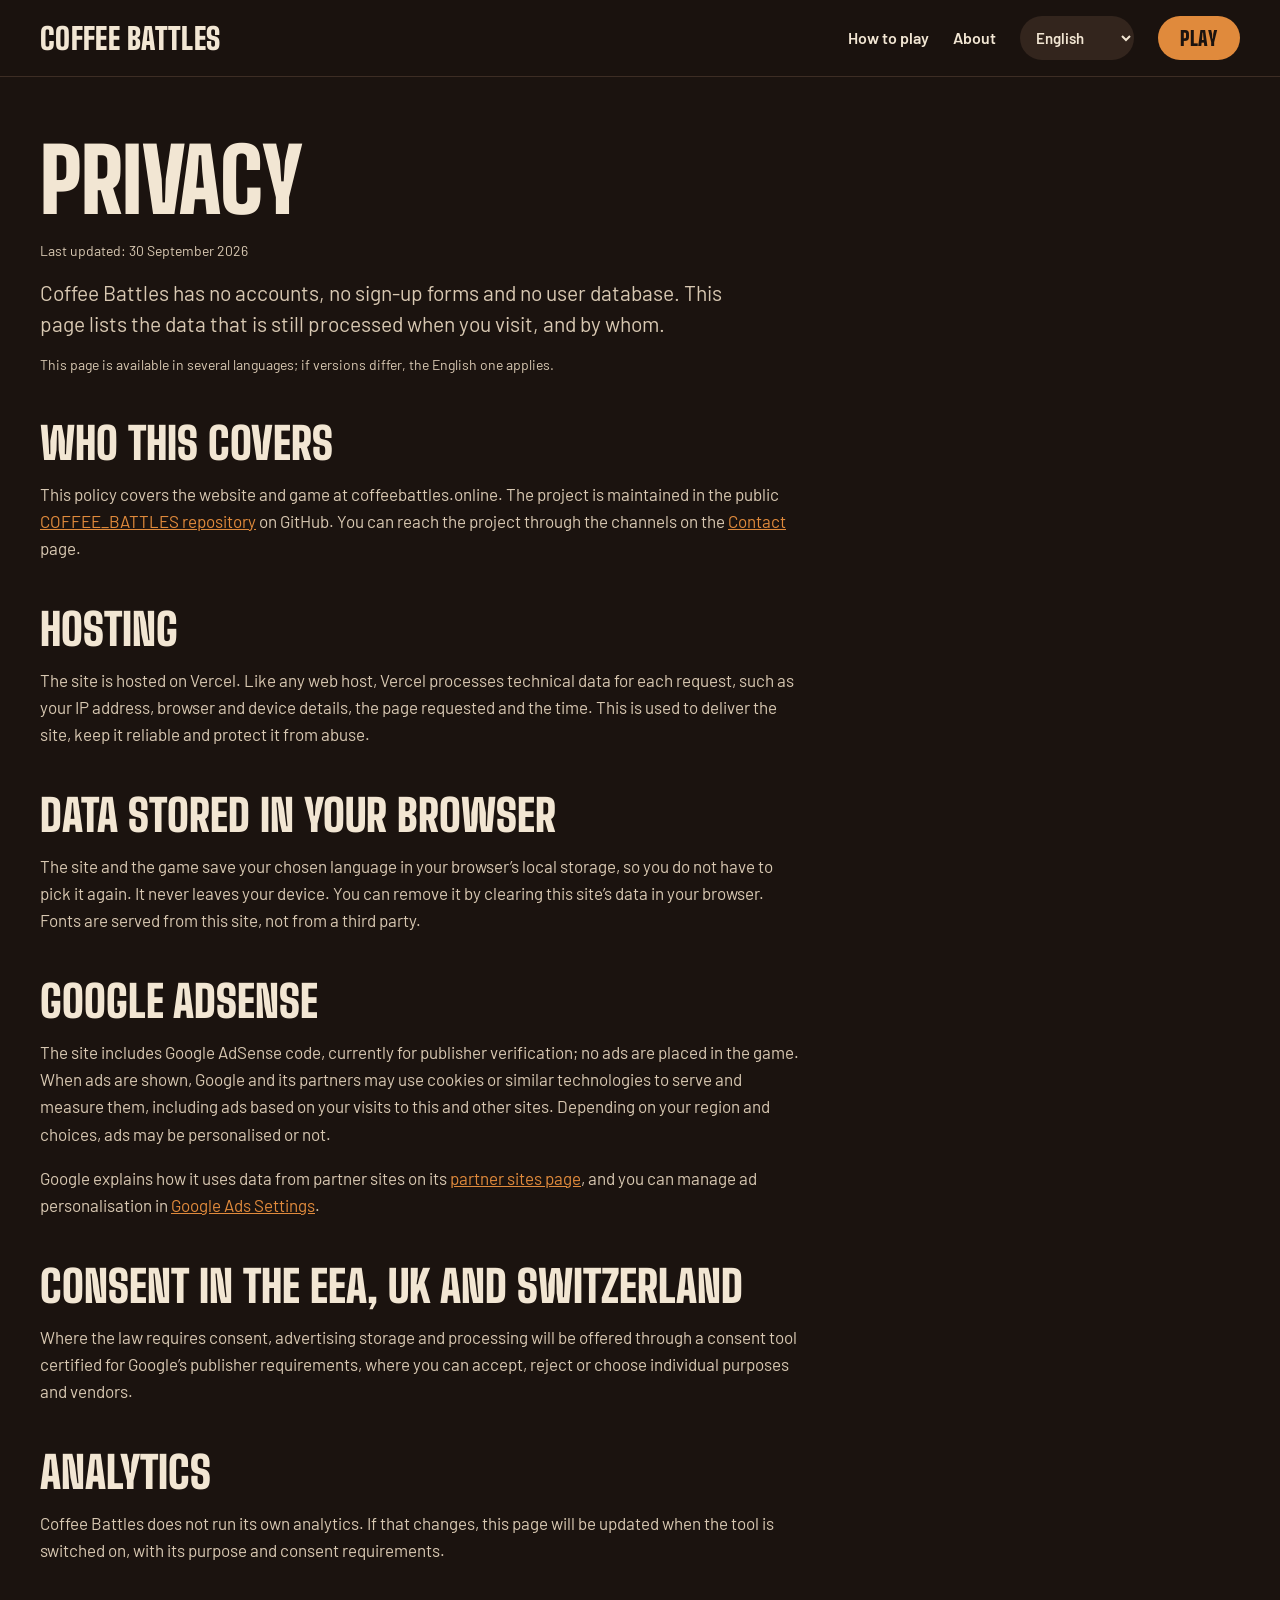
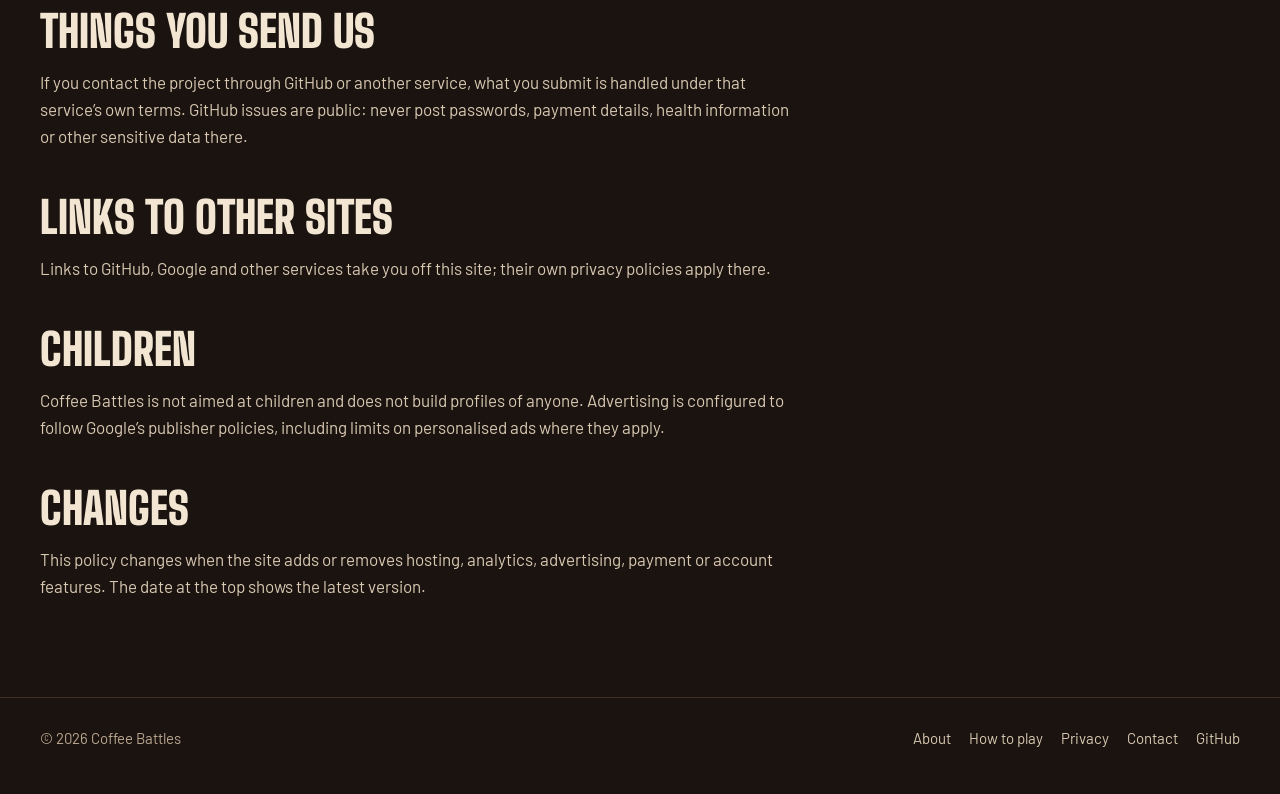
<file: privacy.html>
<!DOCTYPE html>
<html lang="en">
<head>
<meta charset="UTF-8">
<meta name="viewport" content="width=device-width,initial-scale=1">
<link rel="icon" href="/favicon.svg" type="image/svg+xml">
<meta name="description" content="How Coffee Battles handles data: hosting, local storage, Google AdSense and consent.">
<meta name="robots" content="index,follow">
<title>Privacy — Coffee Battles</title>
<link rel="stylesheet" href="/site.css">
</head>
<body>
<header class="site-header"><nav class="nav" aria-label="Main navigation"><a class="brand" href="/">Coffee Battles</a><div class="nav-links"><a href="/how-to-play" data-i18n="nav.how">How to play</a><a href="/about" data-i18n="nav.about">About</a><select id="siteLanguageSelect" class="lang-select" aria-label="Language" title="Language"><option value="en">English</option><option value="it">Italiano</option><option value="es">Español</option><option value="fr">Français</option><option value="de">Deutsch</option><option value="ru">Русский</option></select><a class="play" href="/play" data-i18n="nav.play">Play</a></div></nav></header>
<main class="shell"><article class="prose">
<h1 data-i18n-html="p.h1">Privacy</h1>
<p class="meta" data-i18n-html="p.meta">Last updated: 30 September 2026</p>
<p class="lead" data-i18n-html="p.lead">Coffee Battles has no accounts, no sign-up forms and no user database. This page lists the data that is still processed when you visit, and by whom.</p>
<p class="meta" data-i18n-html="p.version">This page is available in several languages; if versions differ, the English one applies.</p>
<h2 data-i18n-html="p.h2.scope">Who this covers</h2>
<p data-i18n-html="p.p.scope">This policy covers the website and game at coffeebattles.online. The project is maintained in the public <a href="https://github.com/erykwest/COFFEE_BATTLES" rel="noopener">COFFEE_BATTLES repository</a> on GitHub. You can reach the project through the channels on the <a href="/contact">Contact</a> page.</p>
<h2 data-i18n-html="p.h2.hosting">Hosting</h2>
<p data-i18n-html="p.p.hosting">The site is hosted on Vercel. Like any web host, Vercel processes technical data for each request, such as your IP address, browser and device details, the page requested and the time. This is used to deliver the site, keep it reliable and protect it from abuse.</p>
<h2 data-i18n-html="p.h2.storage">Data stored in your browser</h2>
<p data-i18n-html="p.p.storage">The site and the game save your chosen language in your browser’s local storage, so you do not have to pick it again. It never leaves your device. You can remove it by clearing this site’s data in your browser. Fonts are served from this site, not from a third party.</p>
<h2 data-i18n-html="p.h2.ads">Google AdSense</h2>
<p data-i18n-html="p.p.ads1">The site includes Google AdSense code, currently for publisher verification; no ads are placed in the game. When ads are shown, Google and its partners may use cookies or similar technologies to serve and measure them, including ads based on your visits to this and other sites. Depending on your region and choices, ads may be personalised or not.</p>
<p data-i18n-html="p.p.ads2">Google explains how it uses data from partner sites on its <a href="https://policies.google.com/technologies/partner-sites" rel="noopener">partner sites page</a>, and you can manage ad personalisation in <a href="https://adssettings.google.com/" rel="noopener">Google Ads Settings</a>.</p>
<h2 data-i18n-html="p.h2.consent">Consent in the EEA, UK and Switzerland</h2>
<p data-i18n-html="p.p.consent">Where the law requires consent, advertising storage and processing will be offered through a consent tool certified for Google’s publisher requirements, where you can accept, reject or choose individual purposes and vendors.</p>
<h2 data-i18n-html="p.h2.analytics">Analytics</h2>
<p data-i18n-html="p.p.analytics">Coffee Battles does not run its own analytics. If that changes, this page will be updated when the tool is switched on, with its purpose and consent requirements.</p>
<h2 data-i18n-html="p.h2.sent">Things you send us</h2>
<p data-i18n-html="p.p.sent">If you contact the project through GitHub or another service, what you submit is handled under that service’s own terms. GitHub issues are public: never post passwords, payment details, health information or other sensitive data there.</p>
<h2 data-i18n-html="p.h2.links">Links to other sites</h2>
<p data-i18n-html="p.p.links">Links to GitHub, Google and other services take you off this site; their own privacy policies apply there.</p>
<h2 data-i18n-html="p.h2.children">Children</h2>
<p data-i18n-html="p.p.children">Coffee Battles is not aimed at children and does not build profiles of anyone. Advertising is configured to follow Google’s publisher policies, including limits on personalised ads where they apply.</p>
<h2 data-i18n-html="p.h2.changes">Changes</h2>
<p data-i18n-html="p.p.changes">This policy changes when the site adds or removes hosting, analytics, advertising, payment or account features. The date at the top shows the latest version.</p>
</article></main>
<footer class="footer"><div class="footer-inner"><span>© 2026 Coffee Battles</span><div class="footer-links"><a href="/about" data-i18n="nav.about">About</a><a href="/how-to-play" data-i18n="nav.how">How to play</a><a href="/privacy" data-i18n="nav.privacy">Privacy</a><a href="/contact" data-i18n="nav.contact">Contact</a><a href="https://github.com/erykwest/COFFEE_BATTLES" rel="noopener">GitHub</a></div></div></footer>
<script>window.PAGE_STRINGS={
 "en": {
  "meta.title": "Privacy — Coffee Battles",
  "meta.description": "How Coffee Battles handles data: hosting, local storage, Google AdSense and consent.",
  "p.h1": "Privacy",
  "p.meta": "Last updated: 30 September 2026",
  "p.lead": "Coffee Battles has no accounts, no sign-up forms and no user database. This page lists the data that is still processed when you visit, and by whom.",
  "p.version": "This page is available in several languages; if versions differ, the English one applies.",
  "p.h2.scope": "Who this covers",
  "p.p.scope": "This policy covers the website and game at coffeebattles.online. The project is maintained in the public <a href=\"https://github.com/erykwest/COFFEE_BATTLES\" rel=\"noopener\">COFFEE_BATTLES repository<\/a> on GitHub. You can reach the project through the channels on the <a href=\"/contact\">Contact<\/a> page.",
  "p.h2.hosting": "Hosting",
  "p.p.hosting": "The site is hosted on Vercel. Like any web host, Vercel processes technical data for each request, such as your IP address, browser and device details, the page requested and the time. This is used to deliver the site, keep it reliable and protect it from abuse.",
  "p.h2.storage": "Data stored in your browser",
  "p.p.storage": "The site and the game save your chosen language in your browser’s local storage, so you do not have to pick it again. It never leaves your device. You can remove it by clearing this site’s data in your browser. Fonts are served from this site, not from a third party.",
  "p.h2.ads": "Google AdSense",
  "p.p.ads1": "The site includes Google AdSense code, currently for publisher verification; no ads are placed in the game. When ads are shown, Google and its partners may use cookies or similar technologies to serve and measure them, including ads based on your visits to this and other sites. Depending on your region and choices, ads may be personalised or not.",
  "p.p.ads2": "Google explains how it uses data from partner sites on its <a href=\"https://policies.google.com/technologies/partner-sites\" rel=\"noopener\">partner sites page<\/a>, and you can manage ad personalisation in <a href=\"https://adssettings.google.com/\" rel=\"noopener\">Google Ads Settings<\/a>.",
  "p.h2.consent": "Consent in the EEA, UK and Switzerland",
  "p.p.consent": "Where the law requires consent, advertising storage and processing will be offered through a consent tool certified for Google’s publisher requirements, where you can accept, reject or choose individual purposes and vendors.",
  "p.h2.analytics": "Analytics",
  "p.p.analytics": "Coffee Battles does not run its own analytics. If that changes, this page will be updated when the tool is switched on, with its purpose and consent requirements.",
  "p.h2.sent": "Things you send us",
  "p.p.sent": "If you contact the project through GitHub or another service, what you submit is handled under that service’s own terms. GitHub issues are public: never post passwords, payment details, health information or other sensitive data there.",
  "p.h2.links": "Links to other sites",
  "p.p.links": "Links to GitHub, Google and other services take you off this site; their own privacy policies apply there.",
  "p.h2.children": "Children",
  "p.p.children": "Coffee Battles is not aimed at children and does not build profiles of anyone. Advertising is configured to follow Google’s publisher policies, including limits on personalised ads where they apply.",
  "p.h2.changes": "Changes",
  "p.p.changes": "This policy changes when the site adds or removes hosting, analytics, advertising, payment or account features. The date at the top shows the latest version."
 },
 "it": {
  "meta.title": "Privacy — Coffee Battles",
  "meta.description": "Come Coffee Battles tratta i dati: hosting, archiviazione locale, Google AdSense e consenso.",
  "p.h1": "Privacy",
  "p.meta": "Ultimo aggiornamento: 30 settembre 2026",
  "p.lead": "Coffee Battles non ha account, moduli di registrazione né un database di utenti. Questa pagina elenca i dati che vengono comunque trattati quando visiti il sito, e da chi.",
  "p.version": "Questa pagina è disponibile in più lingue; in caso di differenze vale la versione inglese.",
  "p.h2.scope": "A cosa si applica",
  "p.p.scope": "Questa informativa riguarda il sito e il gioco su coffeebattles.online. Il progetto è mantenuto nel <a href=\"https://github.com/erykwest/COFFEE_BATTLES\" rel=\"noopener\">repository pubblico COFFEE_BATTLES<\/a> su GitHub. Puoi contattare il progetto tramite i canali indicati nella pagina <a href=\"/contact\">Contatti<\/a>.",
  "p.h2.hosting": "Hosting",
  "p.p.hosting": "Il sito è ospitato su Vercel. Come ogni servizio di hosting, Vercel tratta dati tecnici per ogni richiesta, come indirizzo IP, dettagli di browser e dispositivo, pagina richiesta e orario. Servono a fornire il sito, mantenerlo affidabile e proteggerlo dagli abusi.",
  "p.h2.storage": "Dati salvati nel browser",
  "p.p.storage": "Il sito e il gioco salvano la lingua scelta nel local storage del browser, così non devi selezionarla di nuovo. Il dato non lascia mai il tuo dispositivo e puoi eliminarlo cancellando i dati di questo sito dal browser. I caratteri tipografici sono serviti da questo sito, non da terze parti.",
  "p.h2.ads": "Google AdSense",
  "p.p.ads1": "Il sito include il codice di Google AdSense, al momento per la verifica dell’editore; nel gioco non sono inseriti annunci. Quando vengono mostrati annunci, Google e i suoi partner possono usare cookie o tecnologie simili per erogarli e misurarli, anche in base alle tue visite a questo e ad altri siti. A seconda della tua area geografica e delle tue scelte, gli annunci possono essere personalizzati o meno.",
  "p.p.ads2": "Google spiega come usa i dati dei siti partner nella sua <a href=\"https://policies.google.com/technologies/partner-sites\" rel=\"noopener\">pagina dedicata<\/a>, e puoi gestire la personalizzazione degli annunci nelle <a href=\"https://adssettings.google.com/\" rel=\"noopener\">Impostazioni annunci di Google<\/a>.",
  "p.h2.consent": "Consenso in SEE, Regno Unito e Svizzera",
  "p.p.consent": "Dove la legge richiede il consenso, l’archiviazione e il trattamento a fini pubblicitari saranno proposti tramite uno strumento di consenso certificato per i requisiti di Google per gli editori, in cui potrai accettare, rifiutare o scegliere singole finalità e fornitori.",
  "p.h2.analytics": "Statistiche",
  "p.p.analytics": "Coffee Battles non usa strumenti di statistica propri. Se la situazione cambierà, questa pagina sarà aggiornata quando lo strumento verrà attivato, indicando finalità e requisiti di consenso.",
  "p.h2.sent": "Ciò che ci invii",
  "p.p.sent": "Se contatti il progetto tramite GitHub o un altro servizio, ciò che invii è gestito secondo le condizioni di quel servizio. Le issue di GitHub sono pubbliche: non pubblicare mai password, dati di pagamento, informazioni sulla salute o altri dati sensibili.",
  "p.h2.links": "Link ad altri siti",
  "p.p.links": "I link a GitHub, Google e altri servizi ti portano fuori da questo sito; lì valgono le loro informative sulla privacy.",
  "p.h2.children": "Minori",
  "p.p.children": "Coffee Battles non è rivolto ai minori e non crea profili di nessuno. La pubblicità è configurata per rispettare le norme di Google per gli editori, compresi i limiti agli annunci personalizzati dove previsti.",
  "p.h2.changes": "Modifiche",
  "p.p.changes": "Questa informativa cambia quando il sito aggiunge o rimuove funzioni di hosting, statistica, pubblicità, pagamento o account. La data in alto indica la versione più recente."
 },
 "es": {
  "meta.title": "Privacidad — Coffee Battles",
  "meta.description": "Cómo trata Coffee Battles los datos: alojamiento, almacenamiento local, Google AdSense y consentimiento.",
  "p.h1": "Privacidad",
  "p.meta": "Última actualización: 30 de septiembre de 2026",
  "p.lead": "Coffee Battles no tiene cuentas, formularios de registro ni base de datos de usuarios. Esta página enumera los datos que aun así se tratan cuando lo visitas, y quién los trata.",
  "p.version": "Esta página está disponible en varios idiomas; si hay diferencias, prevalece la versión en inglés.",
  "p.h2.scope": "A qué se aplica",
  "p.p.scope": "Esta política cubre el sitio web y el juego de coffeebattles.online. El proyecto se mantiene en el <a href=\"https://github.com/erykwest/COFFEE_BATTLES\" rel=\"noopener\">repositorio público COFFEE_BATTLES<\/a> de GitHub. Puedes contactar con el proyecto a través de los canales de la página de <a href=\"/contact\">Contacto<\/a>.",
  "p.h2.hosting": "Alojamiento",
  "p.p.hosting": "El sitio está alojado en Vercel. Como cualquier proveedor de alojamiento, Vercel trata datos técnicos de cada solicitud, como tu dirección IP, datos del navegador y del dispositivo, la página solicitada y la hora. Se usan para servir el sitio, mantenerlo fiable y protegerlo de abusos.",
  "p.h2.storage": "Datos guardados en tu navegador",
  "p.p.storage": "El sitio y el juego guardan el idioma elegido en el almacenamiento local de tu navegador, para que no tengas que elegirlo de nuevo. Ese dato nunca sale de tu dispositivo y puedes borrarlo eliminando los datos de este sitio en el navegador. Las fuentes se sirven desde este sitio, no desde terceros.",
  "p.h2.ads": "Google AdSense",
  "p.p.ads1": "El sitio incluye código de Google AdSense, por ahora para la verificación del editor; en el juego no se colocan anuncios. Cuando se muestran anuncios, Google y sus socios pueden usar cookies o tecnologías similares para servirlos y medirlos, incluidos anuncios basados en tus visitas a este y otros sitios. Según tu región y tus elecciones, los anuncios pueden ser personalizados o no.",
  "p.p.ads2": "Google explica cómo usa los datos de los sitios asociados en su <a href=\"https://policies.google.com/technologies/partner-sites\" rel=\"noopener\">página sobre sitios de socios<\/a>, y puedes gestionar la personalización de anuncios en la <a href=\"https://adssettings.google.com/\" rel=\"noopener\">Configuración de anuncios de Google<\/a>.",
  "p.h2.consent": "Consentimiento en el EEE, el Reino Unido y Suiza",
  "p.p.consent": "Donde la ley exija consentimiento, el almacenamiento y el tratamiento con fines publicitarios se ofrecerán mediante una herramienta de consentimiento certificada para los requisitos de Google para editores, en la que podrás aceptar, rechazar o elegir finalidades y proveedores concretos.",
  "p.h2.analytics": "Analítica",
  "p.p.analytics": "Coffee Battles no utiliza analítica propia. Si eso cambia, esta página se actualizará cuando se active la herramienta, con su finalidad y los requisitos de consentimiento.",
  "p.h2.sent": "Lo que nos envías",
  "p.p.sent": "Si contactas con el proyecto a través de GitHub u otro servicio, lo que envíes se rige por las condiciones de ese servicio. Las issues de GitHub son públicas: nunca publiques contraseñas, datos de pago, información de salud u otros datos sensibles.",
  "p.h2.links": "Enlaces a otros sitios",
  "p.p.links": "Los enlaces a GitHub, Google y otros servicios te llevan fuera de este sitio; allí se aplican sus propias políticas de privacidad.",
  "p.h2.children": "Menores",
  "p.p.children": "Coffee Battles no está dirigido a menores y no crea perfiles de nadie. La publicidad se configura para cumplir las políticas de Google para editores, incluidos los límites a los anuncios personalizados cuando corresponda.",
  "p.h2.changes": "Cambios",
  "p.p.changes": "Esta política cambia cuando el sitio añade o elimina funciones de alojamiento, analítica, publicidad, pagos o cuentas. La fecha de arriba indica la versión más reciente."
 },
 "fr": {
  "meta.title": "Confidentialité — Coffee Battles",
  "meta.description": "Comment Coffee Battles traite les données : hébergement, stockage local, Google AdSense et consentement.",
  "p.h1": "Confidentialité",
  "p.meta": "Dernière mise à jour : 30 septembre 2026",
  "p.lead": "Coffee Battles n’a ni comptes, ni formulaires d’inscription, ni base de données d’utilisateurs. Cette page indique les données qui sont malgré tout traitées lors de votre visite, et par qui.",
  "p.version": "Cette page existe en plusieurs langues ; en cas de divergence, la version anglaise fait foi.",
  "p.h2.scope": "Champ d’application",
  "p.p.scope": "Cette politique couvre le site et le jeu disponibles sur coffeebattles.online. Le projet est maintenu dans le <a href=\"https://github.com/erykwest/COFFEE_BATTLES\" rel=\"noopener\">dépôt public COFFEE_BATTLES<\/a> sur GitHub. Vous pouvez joindre le projet par les moyens indiqués sur la page <a href=\"/contact\">Contact<\/a>.",
  "p.h2.hosting": "Hébergement",
  "p.p.hosting": "Le site est hébergé par Vercel. Comme tout hébergeur, Vercel traite des données techniques pour chaque requête : adresse IP, informations sur le navigateur et l’appareil, page demandée et heure. Elles servent à fournir le site, à assurer sa fiabilité et à le protéger contre les abus.",
  "p.h2.storage": "Données enregistrées dans votre navigateur",
  "p.p.storage": "Le site et le jeu enregistrent la langue choisie dans le stockage local de votre navigateur, pour que vous n’ayez pas à la choisir à nouveau. Cette donnée ne quitte jamais votre appareil ; vous pouvez la supprimer en effaçant les données de ce site dans votre navigateur. Les polices sont servies par ce site, et non par un tiers.",
  "p.h2.ads": "Google AdSense",
  "p.p.ads1": "Le site contient le code Google AdSense, pour l’instant à des fins de vérification de l’éditeur ; aucune publicité n’est placée dans le jeu. Lorsque des annonces sont diffusées, Google et ses partenaires peuvent utiliser des cookies ou des technologies similaires pour les diffuser et les mesurer, y compris des annonces fondées sur vos visites sur ce site et d’autres. Selon votre région et vos choix, les annonces peuvent être personnalisées ou non.",
  "p.p.ads2": "Google explique comment il utilise les données des sites partenaires sur sa <a href=\"https://policies.google.com/technologies/partner-sites\" rel=\"noopener\">page dédiée<\/a>, et vous pouvez gérer la personnalisation des annonces dans les <a href=\"https://adssettings.google.com/\" rel=\"noopener\">Paramètres des annonces Google<\/a>.",
  "p.h2.consent": "Consentement dans l’EEE, au Royaume-Uni et en Suisse",
  "p.p.consent": "Lorsque la loi exige un consentement, le stockage et le traitement publicitaires seront proposés via un outil de consentement certifié pour les exigences de Google envers les éditeurs, où vous pourrez accepter, refuser ou choisir des finalités et des fournisseurs précis.",
  "p.h2.analytics": "Mesure d’audience",
  "p.p.analytics": "Coffee Battles n’utilise pas son propre outil de mesure d’audience. Si cela change, cette page sera mise à jour lors de son activation, avec sa finalité et les exigences de consentement.",
  "p.h2.sent": "Ce que vous nous envoyez",
  "p.p.sent": "Si vous contactez le projet via GitHub ou un autre service, ce que vous envoyez relève des conditions de ce service. Les issues GitHub sont publiques : n’y publiez jamais de mots de passe, de données de paiement, d’informations de santé ni d’autres données sensibles.",
  "p.h2.links": "Liens vers d’autres sites",
  "p.p.links": "Les liens vers GitHub, Google et d’autres services vous font quitter ce site ; leurs propres politiques de confidentialité s’y appliquent.",
  "p.h2.children": "Enfants",
  "p.p.children": "Coffee Battles ne s’adresse pas aux enfants et ne crée de profil sur personne. La publicité est configurée pour respecter les règles de Google pour les éditeurs, y compris les limites sur les annonces personnalisées lorsqu’elles s’appliquent.",
  "p.h2.changes": "Modifications",
  "p.p.changes": "Cette politique évolue lorsque le site ajoute ou retire des fonctions d’hébergement, de mesure d’audience, de publicité, de paiement ou de compte. La date en haut indique la version la plus récente."
 },
 "de": {
  "meta.title": "Datenschutz — Coffee Battles",
  "meta.description": "Wie Coffee Battles mit Daten umgeht: Hosting, lokaler Speicher, Google AdSense und Einwilligung.",
  "p.h1": "Datenschutz",
  "p.meta": "Zuletzt aktualisiert: 30. September 2026",
  "p.lead": "Coffee Battles hat keine Konten, keine Anmeldeformulare und keine Nutzerdatenbank. Diese Seite nennt die Daten, die bei deinem Besuch trotzdem verarbeitet werden, und von wem.",
  "p.version": "Diese Seite gibt es in mehreren Sprachen; bei Abweichungen gilt die englische Fassung.",
  "p.h2.scope": "Geltungsbereich",
  "p.p.scope": "Diese Erklärung gilt für die Website und das Spiel unter coffeebattles.online. Das Projekt wird im öffentlichen <a href=\"https://github.com/erykwest/COFFEE_BATTLES\" rel=\"noopener\">Repository COFFEE_BATTLES<\/a> auf GitHub gepflegt. Erreichbar ist es über die Kanäle auf der Seite <a href=\"/contact\">Kontakt<\/a>.",
  "p.h2.hosting": "Hosting",
  "p.p.hosting": "Die Website wird bei Vercel gehostet. Wie jeder Hoster verarbeitet Vercel bei jeder Anfrage technische Daten wie IP-Adresse, Browser- und Geräteangaben, die aufgerufene Seite und die Uhrzeit. Sie dienen dazu, die Website auszuliefern, zuverlässig zu betreiben und vor Missbrauch zu schützen.",
  "p.h2.storage": "Daten in deinem Browser",
  "p.p.storage": "Website und Spiel speichern die gewählte Sprache im lokalen Speicher deines Browsers, damit du sie nicht erneut auswählen musst. Diese Angabe verlässt dein Gerät nie; du kannst sie löschen, indem du die Daten dieser Website im Browser entfernst. Schriften werden von dieser Website ausgeliefert, nicht von Dritten.",
  "p.h2.ads": "Google AdSense",
  "p.p.ads1": "Die Website enthält Google-AdSense-Code, derzeit zur Verifizierung als Publisher; im Spiel wird keine Werbung platziert. Wenn Anzeigen ausgeliefert werden, können Google und seine Partner Cookies oder ähnliche Technologien nutzen, um sie auszuliefern und zu messen, auch auf Grundlage deiner Besuche auf dieser und anderen Websites. Je nach Region und deinen Einstellungen können Anzeigen personalisiert sein oder nicht.",
  "p.p.ads2": "Google erklärt auf seiner <a href=\"https://policies.google.com/technologies/partner-sites\" rel=\"noopener\">Seite zu Partner-Websites<\/a>, wie es deren Daten nutzt; die Personalisierung von Anzeigen verwaltest du in den <a href=\"https://adssettings.google.com/\" rel=\"noopener\">Google-Anzeigeneinstellungen<\/a>.",
  "p.h2.consent": "Einwilligung im EWR, im Vereinigten Königreich und in der Schweiz",
  "p.p.consent": "Wo das Gesetz eine Einwilligung verlangt, werden Speicherung und Verarbeitung zu Werbezwecken über ein für Googles Publisher-Anforderungen zertifiziertes Einwilligungstool angeboten, in dem du einzelne Zwecke und Anbieter annehmen, ablehnen oder auswählen kannst.",
  "p.h2.analytics": "Analyse",
  "p.p.analytics": "Coffee Battles betreibt keine eigene Analyse. Sollte sich das ändern, wird diese Seite beim Einschalten des Tools aktualisiert, mit Zweck und Einwilligungsanforderungen.",
  "p.h2.sent": "Was du uns schickst",
  "p.p.sent": "Wenn du das Projekt über GitHub oder einen anderen Dienst kontaktierst, gelten für deine Angaben die Bedingungen dieses Dienstes. GitHub-Issues sind öffentlich: Veröffentliche dort niemals Passwörter, Zahlungsdaten, Gesundheitsinformationen oder andere sensible Daten.",
  "p.h2.links": "Links zu anderen Websites",
  "p.p.links": "Links zu GitHub, Google und anderen Diensten führen von dieser Website weg; dort gelten deren eigene Datenschutzerklärungen.",
  "p.h2.children": "Kinder",
  "p.p.children": "Coffee Battles richtet sich nicht an Kinder und erstellt von niemandem Profile. Die Werbung ist so eingerichtet, dass sie Googles Publisher-Richtlinien folgt, einschließlich der Einschränkungen für personalisierte Anzeigen, wo sie gelten.",
  "p.h2.changes": "Änderungen",
  "p.p.changes": "Diese Erklärung ändert sich, wenn die Website Funktionen für Hosting, Analyse, Werbung, Zahlungen oder Konten hinzufügt oder entfernt. Das Datum oben zeigt die aktuelle Fassung."
 },
 "ru": {
  "meta.title": "Конфиденциальность — Coffee Battles",
  "meta.description": "Как Coffee Battles обращается с данными: хостинг, локальное хранилище, Google AdSense и согласие.",
  "p.h1": "Конфиденциальность",
  "p.meta": "Последнее обновление: 30 сентября 2026 г.",
  "p.lead": "В Coffee Battles нет аккаунтов, форм регистрации и базы данных пользователей. На этой странице перечислено, какие данные всё же обрабатываются при посещении сайта и кем.",
  "p.version": "Эта страница доступна на нескольких языках; при расхождениях действует английская версия.",
  "p.h2.scope": "Область действия",
  "p.p.scope": "Эта политика распространяется на сайт и игру по адресу coffeebattles.online. Проект ведётся в <a href=\"https://github.com/erykwest/COFFEE_BATTLES\" rel=\"noopener\">публичном репозитории COFFEE_BATTLES<\/a> на GitHub. Связаться с проектом можно через каналы, указанные на странице <a href=\"/contact\">Контакты<\/a>.",
  "p.h2.hosting": "Хостинг",
  "p.p.hosting": "Сайт размещён на Vercel. Как и любой хостинг, Vercel обрабатывает технические данные каждого запроса: IP-адрес, сведения о браузере и устройстве, запрошенную страницу и время. Они нужны, чтобы доставлять сайт, обеспечивать его стабильность и защищать от злоупотреблений.",
  "p.h2.storage": "Данные в вашем браузере",
  "p.p.storage": "Сайт и игра сохраняют выбранный язык в локальном хранилище браузера, чтобы не выбирать его заново. Эти данные не покидают ваше устройство; их можно удалить, очистив данные этого сайта в браузере. Шрифты загружаются с этого сайта, а не со сторонних сервисов.",
  "p.h2.ads": "Google AdSense",
  "p.p.ads1": "На сайте есть код Google AdSense, пока только для подтверждения владельца; в самой игре реклама не размещается. Когда реклама показывается, Google и его партнёры могут использовать cookie и похожие технологии для её показа и измерения, в том числе на основе ваших посещений этого и других сайтов. В зависимости от региона и ваших настроек реклама может быть персонализированной или нет.",
  "p.p.ads2": "Google рассказывает, как использует данные сайтов-партнёров, на <a href=\"https://policies.google.com/technologies/partner-sites\" rel=\"noopener\">отдельной странице<\/a>, а управлять персонализацией рекламы можно в <a href=\"https://adssettings.google.com/\" rel=\"noopener\">настройках рекламы Google<\/a>.",
  "p.h2.consent": "Согласие в ЕЭЗ, Великобритании и Швейцарии",
  "p.p.consent": "Там, где закон требует согласия, хранение и обработка данных для рекламы будут предлагаться через инструмент получения согласия, сертифицированный по требованиям Google для издателей: в нём можно принять, отклонить или выбрать отдельные цели и поставщиков.",
  "p.h2.analytics": "Аналитика",
  "p.p.analytics": "Coffee Battles не использует собственную аналитику. Если это изменится, страница будет обновлена при включении инструмента с указанием целей и требований к согласию.",
  "p.h2.sent": "То, что вы нам отправляете",
  "p.p.sent": "Если вы связываетесь с проектом через GitHub или другой сервис, отправленные данные обрабатываются по правилам этого сервиса. Issues на GitHub публичны: никогда не публикуйте там пароли, платёжные данные, сведения о здоровье и другую конфиденциальную информацию.",
  "p.h2.links": "Ссылки на другие сайты",
  "p.p.links": "Ссылки на GitHub, Google и другие сервисы ведут за пределы сайта; там действуют их собственные политики конфиденциальности.",
  "p.h2.children": "Дети",
  "p.p.children": "Coffee Battles не предназначен для детей и ни на кого не составляет профилей. Реклама настроена в соответствии с правилами Google для издателей, включая ограничения на персонализированную рекламу там, где они действуют.",
  "p.h2.changes": "Изменения",
  "p.p.changes": "Политика меняется, когда на сайте добавляются или убираются функции хостинга, аналитики, рекламы, платежей или аккаунтов. Дата вверху указывает на актуальную версию."
 }
};</script>
<script src="/site-i18n.js"></script>
</body>
</html>
</file>
<file: site.css>
@import url("/fonts/fonts.css");
:root{
  --bg:#1b130f;--panel:#261b15;--btn:#33251d;--btn-hover:#3e2d23;--line:#3d2d24;--line-strong:#4f3b2e;
  --text:#f2e6d3;--text-2:#d8c8b2;--muted:#b9a690;--accent:#e08a3c;--accent-hover:#ec9a50;--accent-ink:#1b130f;
  --font-body:"Barlow","Segoe UI",system-ui,sans-serif;
  --font-display:"Big Shoulders Display","Oswald","Impact","Arial Narrow",sans-serif;
}
*{box-sizing:border-box}
html{background:var(--bg);color:var(--text);font-family:var(--font-body)}
body{margin:0;min-height:100vh;background:var(--bg);color:var(--text);font-size:17px;line-height:1.6}
a{color:var(--accent)}
a:hover{color:var(--accent-hover)}
:focus-visible{outline:2px solid var(--accent);outline-offset:3px}
img{max-width:100%;display:block}

/* header */
.site-header{position:sticky;top:0;z-index:20;background:rgba(27,19,15,.94);backdrop-filter:blur(8px);border-bottom:1px solid var(--line)}
.nav{width:min(1200px,calc(100% - 40px));height:76px;margin:auto;display:flex;align-items:center;gap:24px}
.brand{font:900 30px/1 var(--font-display);text-transform:uppercase;letter-spacing:.01em;color:var(--text);text-decoration:none;white-space:nowrap}
.brand:hover{color:var(--text)}
.nav-links{margin-left:auto;display:flex;align-items:center;gap:24px;font-weight:600;font-size:16px}
.nav-links a{color:var(--text);text-decoration:none}
.nav-links a:hover{color:var(--accent)}
.nav-links .play{height:44px;display:inline-flex;align-items:center;padding:0 22px;border-radius:999px;background:var(--accent);color:var(--accent-ink);font:900 20px/1 var(--font-display);letter-spacing:.04em;text-transform:uppercase}
.nav-links .play:hover{background:var(--accent-hover);color:var(--accent-ink)}
.lang-select{height:44px;padding:0 12px;border:0;border-radius:999px;background:var(--btn);color:var(--text);font:600 15px var(--font-body);cursor:pointer}

/* layout */
.shell{width:min(1200px,calc(100% - 40px));margin:auto}
.section{padding:72px 0}
h1,h2,h3{font-family:var(--font-display);text-transform:uppercase;line-height:.9;margin:0}
h1{font-weight:900;font-size:clamp(56px,8.4vw,120px);letter-spacing:-.005em}
h2{font-weight:900;font-size:clamp(40px,5vw,64px)}
h3{font-weight:800;font-size:28px;letter-spacing:.02em}
.lead{max-width:34em;margin:0;font-size:21px;line-height:1.5;color:var(--text-2);text-wrap:pretty}

/* buttons */
.cta-row{display:flex;flex-wrap:wrap;align-items:center;gap:24px}
.btn{display:inline-flex;align-items:center;justify-content:center;height:64px;padding:0 40px;border-radius:999px;background:var(--btn);color:var(--text);font:900 28px/1 var(--font-display);letter-spacing:.04em;text-transform:uppercase;text-decoration:none}
.btn:hover{background:var(--btn-hover);color:var(--text)}
.btn.primary{background:var(--accent);color:var(--accent-ink)}
.btn.primary:hover{background:var(--accent-hover);color:var(--accent-ink)}
.text-link{font-weight:600;font-size:18px}

/* landing */
.hero{padding:56px 0 72px}
.hero .shell{display:grid;grid-template-columns:minmax(0,1.2fr) minmax(0,1fr);gap:56px;align-items:center}
.hero h1{font-size:clamp(48px,7vw,100px)}
.hero-copy{display:flex;flex-direction:column;gap:28px}
.hero-shot{border-radius:32px;overflow:hidden;background:var(--panel);aspect-ratio:9/7}
.hero-shot img{width:100%;height:100%;object-fit:cover}
.steps{margin:40px 0 48px;padding:0;list-style:none;display:grid;grid-template-columns:repeat(3,minmax(0,1fr));gap:24px;counter-reset:step}
.steps li{counter-increment:step;padding:28px;background:var(--panel);border-radius:24px}
.steps li::before{content:counter(step);display:block;margin-bottom:14px;font:900 64px/.8 var(--font-display);color:var(--accent)}
.steps p{margin:10px 0 0;color:var(--text-2)}

/* content pages */
.prose{max-width:760px;padding:64px 0 80px}
.prose h1{font-size:clamp(48px,7vw,88px);margin-bottom:20px}
.prose h2{font-size:clamp(32px,4vw,44px);margin:48px 0 14px}
.prose h3{margin:32px 0 10px}
.prose p,.prose li{color:var(--text-2)}
.prose ul{padding-left:22px}
.kicker{font-weight:600;font-size:16px;color:var(--muted)}
.note{padding:16px 20px;border-radius:16px;background:var(--panel);color:var(--text-2)}
.meta{font-size:14px;color:var(--muted)}
.card{background:var(--panel);border-radius:24px;padding:24px}
.controls-list{display:grid;grid-template-columns:max-content minmax(0,1fr);gap:12px 24px;margin:0}
.controls-list dt{font-weight:700;color:var(--text)}
.controls-list dd{margin:0;color:var(--text-2)}

/* footer */
.footer{border-top:1px solid var(--line);padding:28px 0 44px;color:var(--muted);font-size:15px}
.footer-inner{width:min(1200px,calc(100% - 40px));margin:auto;display:flex;gap:18px;flex-wrap:wrap;align-items:center}
.footer-links{margin-left:auto;display:flex;gap:18px;flex-wrap:wrap}
.footer a{color:var(--text-2);text-decoration:none}
.footer a:hover{color:var(--accent)}

@media (max-width:900px){
  .hero .shell{grid-template-columns:1fr;gap:32px}
  .steps{grid-template-columns:1fr}
}
@media (max-width:760px){
  .nav{height:auto;padding:12px 0;flex-wrap:wrap;gap:10px 16px}
  .brand{font-size:26px}
  .nav-links{margin-left:0;width:100%;gap:16px;flex-wrap:wrap;font-size:15px}
  .nav-links .play{margin-left:auto}
  .hero{padding-top:32px}
  .btn{height:56px;padding:0 30px;font-size:24px}
  .footer-links{margin-left:0;width:100%}
  .controls-list{grid-template-columns:1fr;gap:2px}
  .controls-list dd{margin-bottom:10px}
}
</file>
